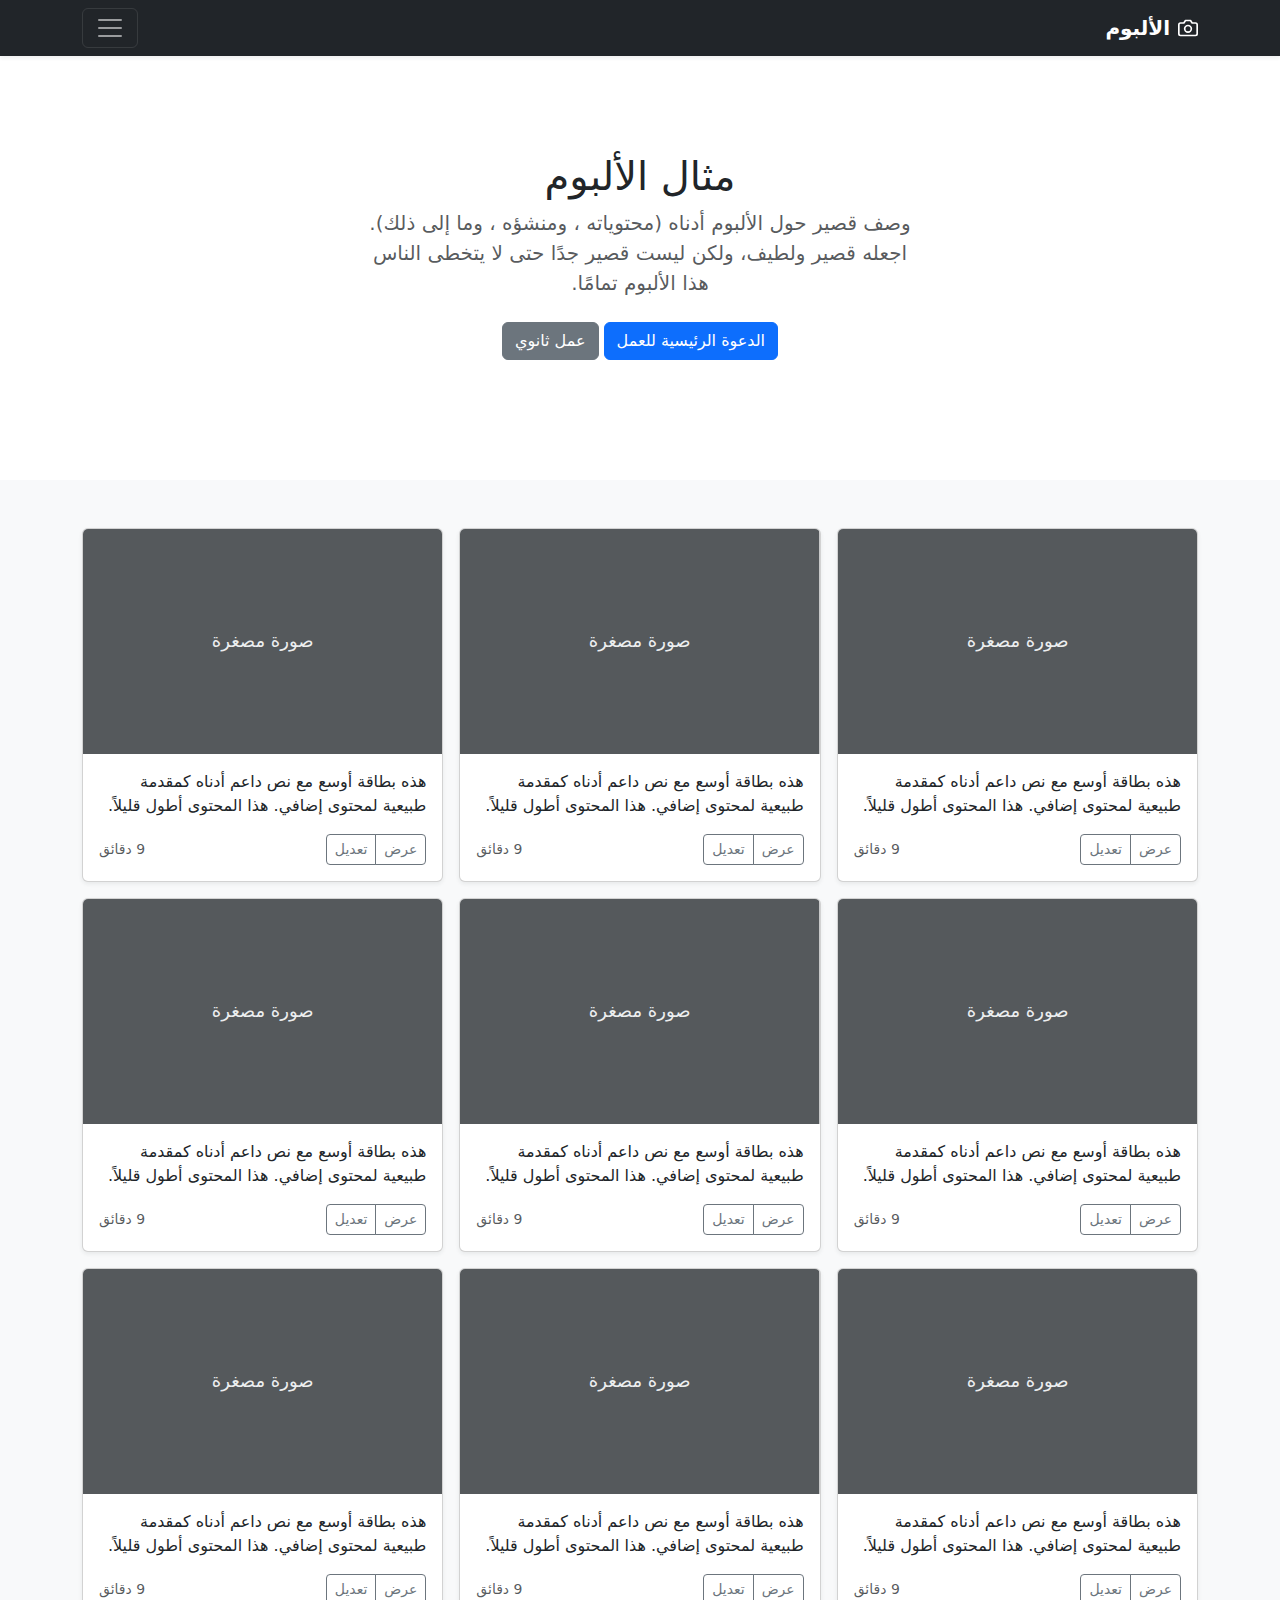
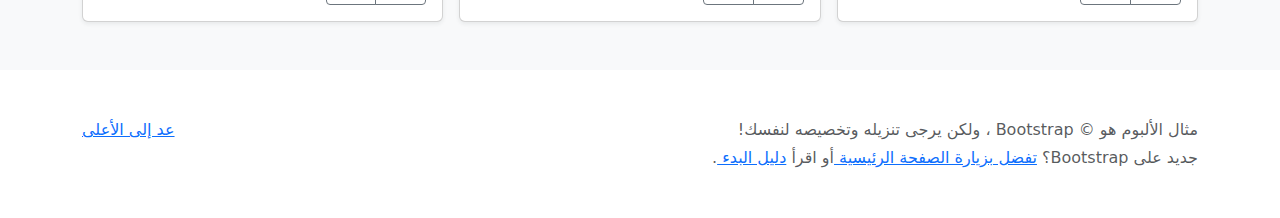
<file: bootstrap-5.3.0-alpha1-examples/album-rtl/index.html>
<!doctype html>
<html lang="ar" dir="rtl">
  <head>
    <meta charset="utf-8">
    <meta name="viewport" content="width=device-width, initial-scale=1">
    <meta name="description" content="">
    <meta name="author" content="Mark Otto, Jacob Thornton, and Bootstrap contributors">
    <meta name="generator" content="Hugo 0.108.0">
    <title>مثال الألبوم · Bootstrap v5.3</title>

    <link rel="canonical" href="https://getbootstrap.com/docs/5.3/examples/album-rtl/">

    

    

<link href="../assets/dist/css/bootstrap.rtl.min.css" rel="stylesheet">

    <style>
      .bd-placeholder-img {
        font-size: 1.125rem;
        text-anchor: middle;
        -webkit-user-select: none;
        -moz-user-select: none;
        user-select: none;
      }

      @media (min-width: 768px) {
        .bd-placeholder-img-lg {
          font-size: 3.5rem;
        }
      }

      .b-example-divider {
        height: 3rem;
        background-color: rgba(0, 0, 0, .1);
        border: solid rgba(0, 0, 0, .15);
        border-width: 1px 0;
        box-shadow: inset 0 .5em 1.5em rgba(0, 0, 0, .1), inset 0 .125em .5em rgba(0, 0, 0, .15);
      }

      .b-example-vr {
        flex-shrink: 0;
        width: 1.5rem;
        height: 100vh;
      }

      .bi {
        vertical-align: -.125em;
        fill: currentColor;
      }

      .nav-scroller {
        position: relative;
        z-index: 2;
        height: 2.75rem;
        overflow-y: hidden;
      }

      .nav-scroller .nav {
        display: flex;
        flex-wrap: nowrap;
        padding-bottom: 1rem;
        margin-top: -1px;
        overflow-x: auto;
        text-align: center;
        white-space: nowrap;
        -webkit-overflow-scrolling: touch;
      }
    </style>

    
  </head>
  <body>
    
<header>
  <div class="collapse bg-dark" id="navbarHeader">
    <div class="container">
      <div class="row">
        <div class="col-sm-8 col-md-7 py-4">
          <h4 class="text-white">حول</h4>
          <p class="text-muted">أضف بعض المعلومات حول الألبوم، المؤلف، أو أي سياق خلفية آخر. اجعلها بضع جمل حتى يتمكن الزوار من التقاط بعض التلميحات المفيدة. ثم اربطها ببعض مواقع التواصل الاجتماعي أو معلومات الاتصال.</p>
        </div>
        <div class="col-sm-4 offset-md-1 py-4">
          <h4 class="text-white">تواصل معي</h4>
          <ul class="list-unstyled">
            <li><a href="#" class="text-white">تابعني على تويتر</a></li>
            <li><a href="#" class="text-white">شاركني الإعجاب في فيسبوك</a></li>
            <li><a href="#" class="text-white">راسلني على البريد الإلكتروني</a></li>
          </ul>
        </div>
      </div>
    </div>
  </div>
  <div class="navbar navbar-dark bg-dark shadow-sm">
    <div class="container">
      <a href="#" class="navbar-brand d-flex align-items-center">
        <svg xmlns="http://www.w3.org/2000/svg" width="20" height="20" fill="none" stroke="currentColor" stroke-linecap="round" stroke-linejoin="round" stroke-width="2" aria-hidden="true" class="me-2" viewBox="0 0 24 24"><path d="M23 19a2 2 0 0 1-2 2H3a2 2 0 0 1-2-2V8a2 2 0 0 1 2-2h4l2-3h6l2 3h4a2 2 0 0 1 2 2z"/><circle cx="12" cy="13" r="4"/></svg>
        <strong>الألبوم</strong>
      </a>
      <button class="navbar-toggler" type="button" data-bs-toggle="collapse" data-bs-target="#navbarHeader" aria-controls="navbarHeader" aria-expanded="false" aria-label="تبديل التنقل">
        <span class="navbar-toggler-icon"></span>
      </button>
    </div>
  </div>
</header>

<main>

  <section class="py-5 text-center container">
    <div class="row py-lg-5">
      <div class="col-lg-6 col-md-8 mx-auto">
        <h1 class="fw-light">مثال الألبوم</h1>
        <p class="lead text-muted">وصف قصير حول الألبوم أدناه (محتوياته ، ومنشؤه ، وما إلى ذلك). اجعله قصير ولطيف، ولكن ليست قصير جدًا حتى لا يتخطى الناس هذا الألبوم تمامًا.</p>
        <p>
          <a href="#" class="btn btn-primary my-2">الدعوة الرئيسية للعمل</a>
          <a href="#" class="btn btn-secondary my-2">عمل ثانوي</a>
        </p>
      </div>
    </div>
  </section>

  <div class="album py-5 bg-light">
    <div class="container">

      <div class="row row-cols-1 row-cols-sm-2 row-cols-md-3 g-3">
        <div class="col">
          <div class="card shadow-sm">
            <svg class="bd-placeholder-img card-img-top" width="100%" height="225" xmlns="http://www.w3.org/2000/svg" role="img" aria-label="Placeholder: صورة مصغرة" preserveAspectRatio="xMidYMid slice" focusable="false"><title>Placeholder</title><rect width="100%" height="100%" fill="#55595c"/><text x="50%" y="50%" fill="#eceeef" dy=".3em">صورة مصغرة</text></svg>
            <div class="card-body">
              <p class="card-text">هذه بطاقة أوسع مع نص داعم أدناه كمقدمة طبيعية لمحتوى إضافي. هذا المحتوى أطول قليلاً.</p>
              <div class="d-flex justify-content-between align-items-center">
                <div class="btn-group">
                  <button type="button" class="btn btn-sm btn-outline-secondary">عرض</button>
                  <button type="button" class="btn btn-sm btn-outline-secondary">تعديل</button>
                </div>
                <small class="text-muted">9 دقائق</small>
              </div>
            </div>
          </div>
        </div>
        <div class="col">
          <div class="card shadow-sm">
            <svg class="bd-placeholder-img card-img-top" width="100%" height="225" xmlns="http://www.w3.org/2000/svg" role="img" aria-label="Placeholder: صورة مصغرة" preserveAspectRatio="xMidYMid slice" focusable="false"><title>Placeholder</title><rect width="100%" height="100%" fill="#55595c"/><text x="50%" y="50%" fill="#eceeef" dy=".3em">صورة مصغرة</text></svg>
            <div class="card-body">
              <p class="card-text">هذه بطاقة أوسع مع نص داعم أدناه كمقدمة طبيعية لمحتوى إضافي. هذا المحتوى أطول قليلاً.</p>
              <div class="d-flex justify-content-between align-items-center">
                <div class="btn-group">
                  <button type="button" class="btn btn-sm btn-outline-secondary">عرض</button>
                  <button type="button" class="btn btn-sm btn-outline-secondary">تعديل</button>
                </div>
                <small class="text-muted">9 دقائق</small>
              </div>
            </div>
          </div>
        </div>
        <div class="col">
          <div class="card shadow-sm">
            <svg class="bd-placeholder-img card-img-top" width="100%" height="225" xmlns="http://www.w3.org/2000/svg" role="img" aria-label="Placeholder: صورة مصغرة" preserveAspectRatio="xMidYMid slice" focusable="false"><title>Placeholder</title><rect width="100%" height="100%" fill="#55595c"/><text x="50%" y="50%" fill="#eceeef" dy=".3em">صورة مصغرة</text></svg>
            <div class="card-body">
              <p class="card-text">هذه بطاقة أوسع مع نص داعم أدناه كمقدمة طبيعية لمحتوى إضافي. هذا المحتوى أطول قليلاً.</p>
              <div class="d-flex justify-content-between align-items-center">
                <div class="btn-group">
                  <button type="button" class="btn btn-sm btn-outline-secondary">عرض</button>
                  <button type="button" class="btn btn-sm btn-outline-secondary">تعديل</button>
                </div>
                <small class="text-muted">9 دقائق</small>
              </div>
            </div>
          </div>
        </div>

        <div class="col">
          <div class="card shadow-sm">
            <svg class="bd-placeholder-img card-img-top" width="100%" height="225" xmlns="http://www.w3.org/2000/svg" role="img" aria-label="Placeholder: صورة مصغرة" preserveAspectRatio="xMidYMid slice" focusable="false"><title>Placeholder</title><rect width="100%" height="100%" fill="#55595c"/><text x="50%" y="50%" fill="#eceeef" dy=".3em">صورة مصغرة</text></svg>
            <div class="card-body">
              <p class="card-text">هذه بطاقة أوسع مع نص داعم أدناه كمقدمة طبيعية لمحتوى إضافي. هذا المحتوى أطول قليلاً.</p>
              <div class="d-flex justify-content-between align-items-center">
                <div class="btn-group">
                  <button type="button" class="btn btn-sm btn-outline-secondary">عرض</button>
                  <button type="button" class="btn btn-sm btn-outline-secondary">تعديل</button>
                </div>
                <small class="text-muted">9 دقائق</small>
              </div>
            </div>
          </div>
        </div>
        <div class="col">
          <div class="card shadow-sm">
            <svg class="bd-placeholder-img card-img-top" width="100%" height="225" xmlns="http://www.w3.org/2000/svg" role="img" aria-label="Placeholder: صورة مصغرة" preserveAspectRatio="xMidYMid slice" focusable="false"><title>Placeholder</title><rect width="100%" height="100%" fill="#55595c"/><text x="50%" y="50%" fill="#eceeef" dy=".3em">صورة مصغرة</text></svg>
            <div class="card-body">
              <p class="card-text">هذه بطاقة أوسع مع نص داعم أدناه كمقدمة طبيعية لمحتوى إضافي. هذا المحتوى أطول قليلاً.</p>
              <div class="d-flex justify-content-between align-items-center">
                <div class="btn-group">
                  <button type="button" class="btn btn-sm btn-outline-secondary">عرض</button>
                  <button type="button" class="btn btn-sm btn-outline-secondary">تعديل</button>
                </div>
                <small class="text-muted">9 دقائق</small>
              </div>
            </div>
          </div>
        </div>
        <div class="col">
          <div class="card shadow-sm">
            <svg class="bd-placeholder-img card-img-top" width="100%" height="225" xmlns="http://www.w3.org/2000/svg" role="img" aria-label="Placeholder: صورة مصغرة" preserveAspectRatio="xMidYMid slice" focusable="false"><title>Placeholder</title><rect width="100%" height="100%" fill="#55595c"/><text x="50%" y="50%" fill="#eceeef" dy=".3em">صورة مصغرة</text></svg>
            <div class="card-body">
              <p class="card-text">هذه بطاقة أوسع مع نص داعم أدناه كمقدمة طبيعية لمحتوى إضافي. هذا المحتوى أطول قليلاً.</p>
              <div class="d-flex justify-content-between align-items-center">
                <div class="btn-group">
                  <button type="button" class="btn btn-sm btn-outline-secondary">عرض</button>
                  <button type="button" class="btn btn-sm btn-outline-secondary">تعديل</button>
                </div>
                <small class="text-muted">9 دقائق</small>
              </div>
            </div>
          </div>
        </div>

        <div class="col">
          <div class="card shadow-sm">
            <svg class="bd-placeholder-img card-img-top" width="100%" height="225" xmlns="http://www.w3.org/2000/svg" role="img" aria-label="Placeholder: صورة مصغرة" preserveAspectRatio="xMidYMid slice" focusable="false"><title>Placeholder</title><rect width="100%" height="100%" fill="#55595c"/><text x="50%" y="50%" fill="#eceeef" dy=".3em">صورة مصغرة</text></svg>
            <div class="card-body">
              <p class="card-text">هذه بطاقة أوسع مع نص داعم أدناه كمقدمة طبيعية لمحتوى إضافي. هذا المحتوى أطول قليلاً.</p>
              <div class="d-flex justify-content-between align-items-center">
                <div class="btn-group">
                  <button type="button" class="btn btn-sm btn-outline-secondary">عرض</button>
                  <button type="button" class="btn btn-sm btn-outline-secondary">تعديل</button>
                </div>
                <small class="text-muted">9 دقائق</small>
              </div>
            </div>
          </div>
        </div>
        <div class="col">
          <div class="card shadow-sm">
            <svg class="bd-placeholder-img card-img-top" width="100%" height="225" xmlns="http://www.w3.org/2000/svg" role="img" aria-label="Placeholder: صورة مصغرة" preserveAspectRatio="xMidYMid slice" focusable="false"><title>Placeholder</title><rect width="100%" height="100%" fill="#55595c"/><text x="50%" y="50%" fill="#eceeef" dy=".3em">صورة مصغرة</text></svg>
            <div class="card-body">
              <p class="card-text">هذه بطاقة أوسع مع نص داعم أدناه كمقدمة طبيعية لمحتوى إضافي. هذا المحتوى أطول قليلاً.</p>
              <div class="d-flex justify-content-between align-items-center">
                <div class="btn-group">
                  <button type="button" class="btn btn-sm btn-outline-secondary">عرض</button>
                  <button type="button" class="btn btn-sm btn-outline-secondary">تعديل</button>
                </div>
                <small class="text-muted">9 دقائق</small>
              </div>
            </div>
          </div>
        </div>
        <div class="col">
          <div class="card shadow-sm">
            <svg class="bd-placeholder-img card-img-top" width="100%" height="225" xmlns="http://www.w3.org/2000/svg" role="img" aria-label="Placeholder: صورة مصغرة" preserveAspectRatio="xMidYMid slice" focusable="false"><title>Placeholder</title><rect width="100%" height="100%" fill="#55595c"/><text x="50%" y="50%" fill="#eceeef" dy=".3em">صورة مصغرة</text></svg>
            <div class="card-body">
              <p class="card-text">هذه بطاقة أوسع مع نص داعم أدناه كمقدمة طبيعية لمحتوى إضافي. هذا المحتوى أطول قليلاً.</p>
              <div class="d-flex justify-content-between align-items-center">
                <div class="btn-group">
                  <button type="button" class="btn btn-sm btn-outline-secondary">عرض</button>
                  <button type="button" class="btn btn-sm btn-outline-secondary">تعديل</button>
                </div>
                <small class="text-muted">9 دقائق</small>
              </div>
            </div>
          </div>
        </div>
      </div>
    </div>
  </div>

</main>

<footer class="text-muted py-5">
  <div class="container">
    <p class="float-end mb-1">
      <a href="#">عد إلى الأعلى</a>
    </p>
    <p class="mb-1">مثال الألبوم هو © Bootstrap ، ولكن يرجى تنزيله وتخصيصه لنفسك!</p>
    <p class="mb-0">جديد على Bootstrap؟ <a href="/"> تفضل بزيارة الصفحة الرئيسية </a> أو اقرأ <a href="../getting-started/introduction/ "> دليل البدء </a>.</p>
  </div>
</footer>


    <script src="../assets/dist/js/bootstrap.bundle.min.js"></script>

      
  </body>
</html>
</file>
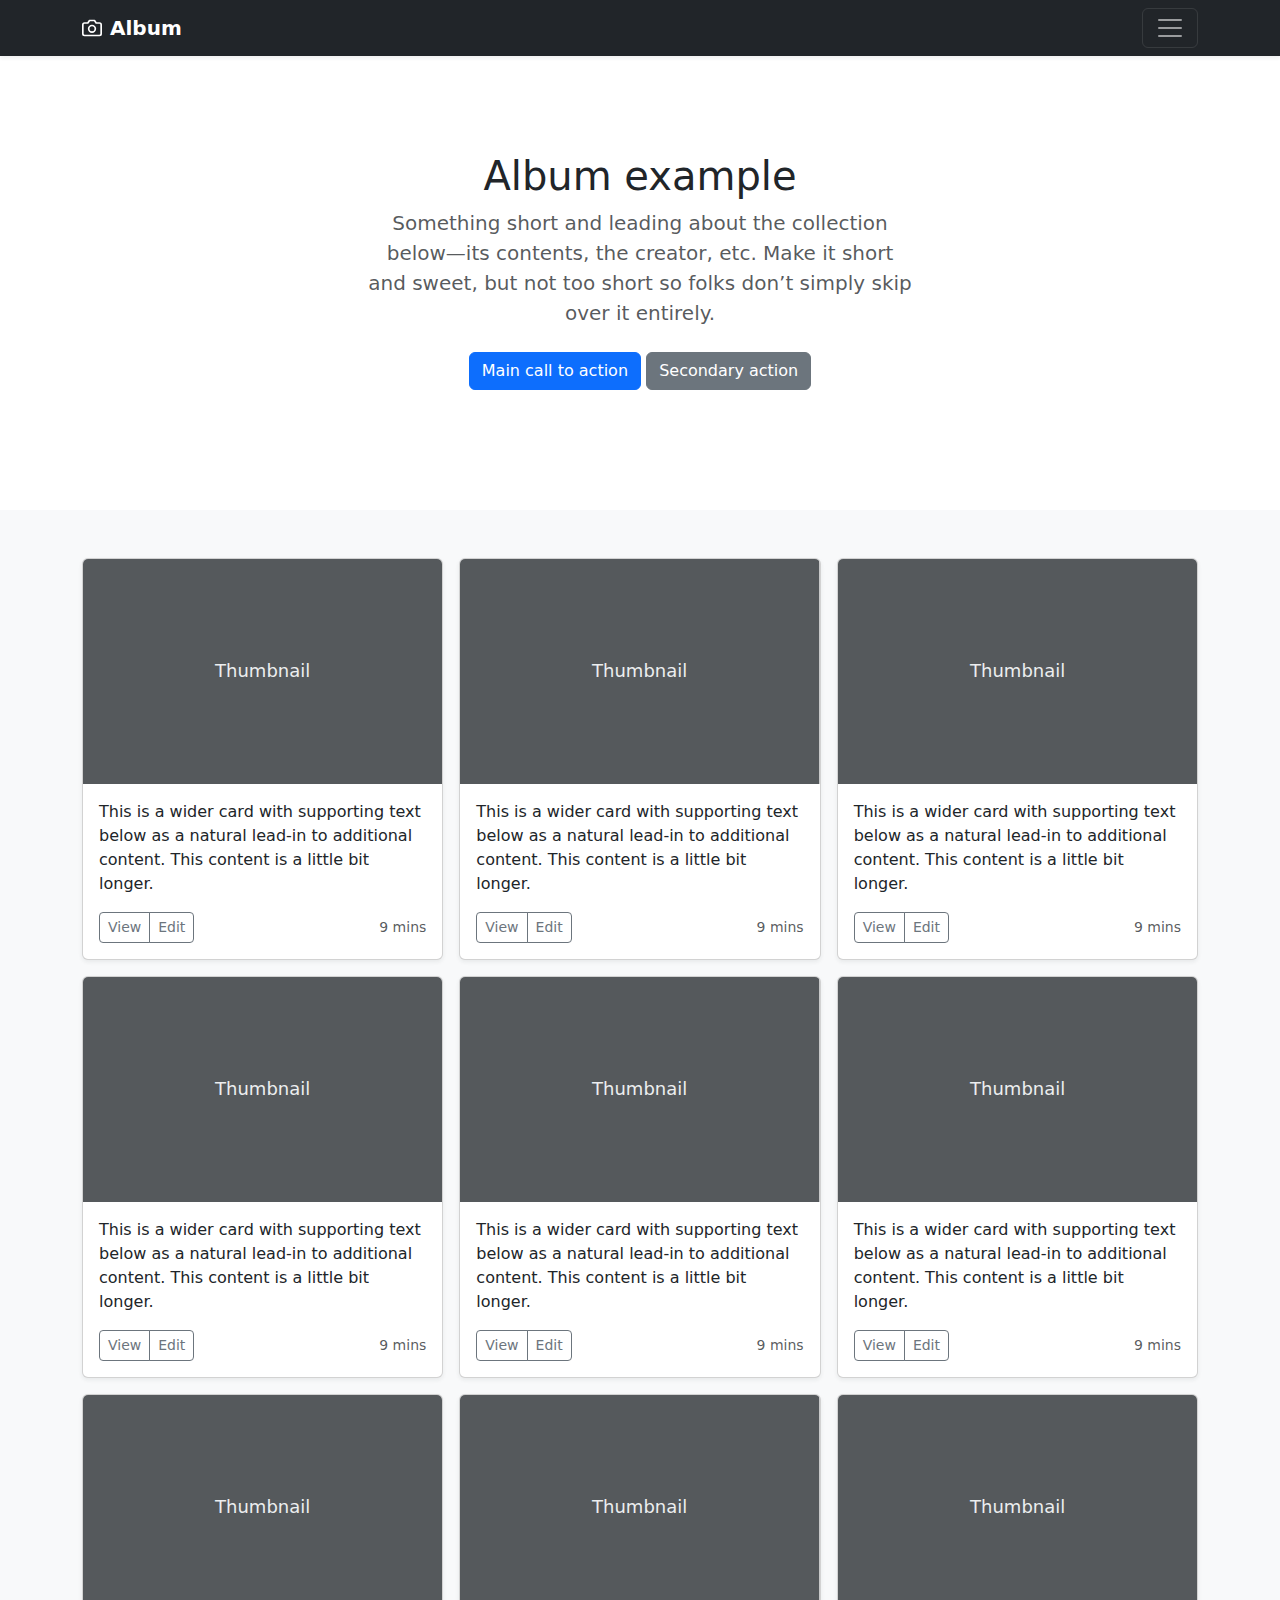
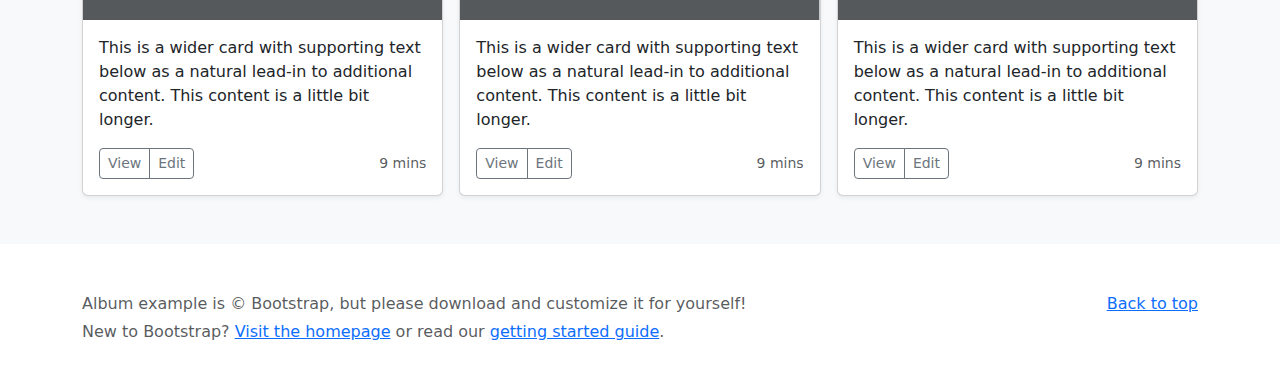
<file: bootstrap-5.3.0-alpha1-examples/album/index.html>
<!doctype html>
<html lang="en">
  <head>
    <meta charset="utf-8">
    <meta name="viewport" content="width=device-width, initial-scale=1">
    <meta name="description" content="">
    <meta name="author" content="Mark Otto, Jacob Thornton, and Bootstrap contributors">
    <meta name="generator" content="Hugo 0.108.0">
    <title>Album example · Bootstrap v5.3</title>

    <link rel="canonical" href="https://getbootstrap.com/docs/5.3/examples/album/">

    

    

<link href="../assets/dist/css/bootstrap.min.css" rel="stylesheet">

    <style>
      .bd-placeholder-img {
        font-size: 1.125rem;
        text-anchor: middle;
        -webkit-user-select: none;
        -moz-user-select: none;
        user-select: none;
      }

      @media (min-width: 768px) {
        .bd-placeholder-img-lg {
          font-size: 3.5rem;
        }
      }

      .b-example-divider {
        height: 3rem;
        background-color: rgba(0, 0, 0, .1);
        border: solid rgba(0, 0, 0, .15);
        border-width: 1px 0;
        box-shadow: inset 0 .5em 1.5em rgba(0, 0, 0, .1), inset 0 .125em .5em rgba(0, 0, 0, .15);
      }

      .b-example-vr {
        flex-shrink: 0;
        width: 1.5rem;
        height: 100vh;
      }

      .bi {
        vertical-align: -.125em;
        fill: currentColor;
      }

      .nav-scroller {
        position: relative;
        z-index: 2;
        height: 2.75rem;
        overflow-y: hidden;
      }

      .nav-scroller .nav {
        display: flex;
        flex-wrap: nowrap;
        padding-bottom: 1rem;
        margin-top: -1px;
        overflow-x: auto;
        text-align: center;
        white-space: nowrap;
        -webkit-overflow-scrolling: touch;
      }
    </style>

    
  </head>
  <body>
    
<header>
  <div class="collapse bg-dark" id="navbarHeader">
    <div class="container">
      <div class="row">
        <div class="col-sm-8 col-md-7 py-4">
          <h4 class="text-white">About</h4>
          <p class="text-muted">Add some information about the album below, the author, or any other background context. Make it a few sentences long so folks can pick up some informative tidbits. Then, link them off to some social networking sites or contact information.</p>
        </div>
        <div class="col-sm-4 offset-md-1 py-4">
          <h4 class="text-white">Contact</h4>
          <ul class="list-unstyled">
            <li><a href="#" class="text-white">Follow on Twitter</a></li>
            <li><a href="#" class="text-white">Like on Facebook</a></li>
            <li><a href="#" class="text-white">Email me</a></li>
          </ul>
        </div>
      </div>
    </div>
  </div>
  <div class="navbar navbar-dark bg-dark shadow-sm">
    <div class="container">
      <a href="#" class="navbar-brand d-flex align-items-center">
        <svg xmlns="http://www.w3.org/2000/svg" width="20" height="20" fill="none" stroke="currentColor" stroke-linecap="round" stroke-linejoin="round" stroke-width="2" aria-hidden="true" class="me-2" viewBox="0 0 24 24"><path d="M23 19a2 2 0 0 1-2 2H3a2 2 0 0 1-2-2V8a2 2 0 0 1 2-2h4l2-3h6l2 3h4a2 2 0 0 1 2 2z"/><circle cx="12" cy="13" r="4"/></svg>
        <strong>Album</strong>
      </a>
      <button class="navbar-toggler" type="button" data-bs-toggle="collapse" data-bs-target="#navbarHeader" aria-controls="navbarHeader" aria-expanded="false" aria-label="Toggle navigation">
        <span class="navbar-toggler-icon"></span>
      </button>
    </div>
  </div>
</header>

<main>

  <section class="py-5 text-center container">
    <div class="row py-lg-5">
      <div class="col-lg-6 col-md-8 mx-auto">
        <h1 class="fw-light">Album example</h1>
        <p class="lead text-muted">Something short and leading about the collection below—its contents, the creator, etc. Make it short and sweet, but not too short so folks don’t simply skip over it entirely.</p>
        <p>
          <a href="#" class="btn btn-primary my-2">Main call to action</a>
          <a href="#" class="btn btn-secondary my-2">Secondary action</a>
        </p>
      </div>
    </div>
  </section>

  <div class="album py-5 bg-light">
    <div class="container">

      <div class="row row-cols-1 row-cols-sm-2 row-cols-md-3 g-3">
        <div class="col">
          <div class="card shadow-sm">
            <svg class="bd-placeholder-img card-img-top" width="100%" height="225" xmlns="http://www.w3.org/2000/svg" role="img" aria-label="Placeholder: Thumbnail" preserveAspectRatio="xMidYMid slice" focusable="false"><title>Placeholder</title><rect width="100%" height="100%" fill="#55595c"/><text x="50%" y="50%" fill="#eceeef" dy=".3em">Thumbnail</text></svg>
            <div class="card-body">
              <p class="card-text">This is a wider card with supporting text below as a natural lead-in to additional content. This content is a little bit longer.</p>
              <div class="d-flex justify-content-between align-items-center">
                <div class="btn-group">
                  <button type="button" class="btn btn-sm btn-outline-secondary">View</button>
                  <button type="button" class="btn btn-sm btn-outline-secondary">Edit</button>
                </div>
                <small class="text-muted">9 mins</small>
              </div>
            </div>
          </div>
        </div>
        <div class="col">
          <div class="card shadow-sm">
            <svg class="bd-placeholder-img card-img-top" width="100%" height="225" xmlns="http://www.w3.org/2000/svg" role="img" aria-label="Placeholder: Thumbnail" preserveAspectRatio="xMidYMid slice" focusable="false"><title>Placeholder</title><rect width="100%" height="100%" fill="#55595c"/><text x="50%" y="50%" fill="#eceeef" dy=".3em">Thumbnail</text></svg>
            <div class="card-body">
              <p class="card-text">This is a wider card with supporting text below as a natural lead-in to additional content. This content is a little bit longer.</p>
              <div class="d-flex justify-content-between align-items-center">
                <div class="btn-group">
                  <button type="button" class="btn btn-sm btn-outline-secondary">View</button>
                  <button type="button" class="btn btn-sm btn-outline-secondary">Edit</button>
                </div>
                <small class="text-muted">9 mins</small>
              </div>
            </div>
          </div>
        </div>
        <div class="col">
          <div class="card shadow-sm">
            <svg class="bd-placeholder-img card-img-top" width="100%" height="225" xmlns="http://www.w3.org/2000/svg" role="img" aria-label="Placeholder: Thumbnail" preserveAspectRatio="xMidYMid slice" focusable="false"><title>Placeholder</title><rect width="100%" height="100%" fill="#55595c"/><text x="50%" y="50%" fill="#eceeef" dy=".3em">Thumbnail</text></svg>
            <div class="card-body">
              <p class="card-text">This is a wider card with supporting text below as a natural lead-in to additional content. This content is a little bit longer.</p>
              <div class="d-flex justify-content-between align-items-center">
                <div class="btn-group">
                  <button type="button" class="btn btn-sm btn-outline-secondary">View</button>
                  <button type="button" class="btn btn-sm btn-outline-secondary">Edit</button>
                </div>
                <small class="text-muted">9 mins</small>
              </div>
            </div>
          </div>
        </div>

        <div class="col">
          <div class="card shadow-sm">
            <svg class="bd-placeholder-img card-img-top" width="100%" height="225" xmlns="http://www.w3.org/2000/svg" role="img" aria-label="Placeholder: Thumbnail" preserveAspectRatio="xMidYMid slice" focusable="false"><title>Placeholder</title><rect width="100%" height="100%" fill="#55595c"/><text x="50%" y="50%" fill="#eceeef" dy=".3em">Thumbnail</text></svg>
            <div class="card-body">
              <p class="card-text">This is a wider card with supporting text below as a natural lead-in to additional content. This content is a little bit longer.</p>
              <div class="d-flex justify-content-between align-items-center">
                <div class="btn-group">
                  <button type="button" class="btn btn-sm btn-outline-secondary">View</button>
                  <button type="button" class="btn btn-sm btn-outline-secondary">Edit</button>
                </div>
                <small class="text-muted">9 mins</small>
              </div>
            </div>
          </div>
        </div>
        <div class="col">
          <div class="card shadow-sm">
            <svg class="bd-placeholder-img card-img-top" width="100%" height="225" xmlns="http://www.w3.org/2000/svg" role="img" aria-label="Placeholder: Thumbnail" preserveAspectRatio="xMidYMid slice" focusable="false"><title>Placeholder</title><rect width="100%" height="100%" fill="#55595c"/><text x="50%" y="50%" fill="#eceeef" dy=".3em">Thumbnail</text></svg>
            <div class="card-body">
              <p class="card-text">This is a wider card with supporting text below as a natural lead-in to additional content. This content is a little bit longer.</p>
              <div class="d-flex justify-content-between align-items-center">
                <div class="btn-group">
                  <button type="button" class="btn btn-sm btn-outline-secondary">View</button>
                  <button type="button" class="btn btn-sm btn-outline-secondary">Edit</button>
                </div>
                <small class="text-muted">9 mins</small>
              </div>
            </div>
          </div>
        </div>
        <div class="col">
          <div class="card shadow-sm">
            <svg class="bd-placeholder-img card-img-top" width="100%" height="225" xmlns="http://www.w3.org/2000/svg" role="img" aria-label="Placeholder: Thumbnail" preserveAspectRatio="xMidYMid slice" focusable="false"><title>Placeholder</title><rect width="100%" height="100%" fill="#55595c"/><text x="50%" y="50%" fill="#eceeef" dy=".3em">Thumbnail</text></svg>
            <div class="card-body">
              <p class="card-text">This is a wider card with supporting text below as a natural lead-in to additional content. This content is a little bit longer.</p>
              <div class="d-flex justify-content-between align-items-center">
                <div class="btn-group">
                  <button type="button" class="btn btn-sm btn-outline-secondary">View</button>
                  <button type="button" class="btn btn-sm btn-outline-secondary">Edit</button>
                </div>
                <small class="text-muted">9 mins</small>
              </div>
            </div>
          </div>
        </div>

        <div class="col">
          <div class="card shadow-sm">
            <svg class="bd-placeholder-img card-img-top" width="100%" height="225" xmlns="http://www.w3.org/2000/svg" role="img" aria-label="Placeholder: Thumbnail" preserveAspectRatio="xMidYMid slice" focusable="false"><title>Placeholder</title><rect width="100%" height="100%" fill="#55595c"/><text x="50%" y="50%" fill="#eceeef" dy=".3em">Thumbnail</text></svg>
            <div class="card-body">
              <p class="card-text">This is a wider card with supporting text below as a natural lead-in to additional content. This content is a little bit longer.</p>
              <div class="d-flex justify-content-between align-items-center">
                <div class="btn-group">
                  <button type="button" class="btn btn-sm btn-outline-secondary">View</button>
                  <button type="button" class="btn btn-sm btn-outline-secondary">Edit</button>
                </div>
                <small class="text-muted">9 mins</small>
              </div>
            </div>
          </div>
        </div>
        <div class="col">
          <div class="card shadow-sm">
            <svg class="bd-placeholder-img card-img-top" width="100%" height="225" xmlns="http://www.w3.org/2000/svg" role="img" aria-label="Placeholder: Thumbnail" preserveAspectRatio="xMidYMid slice" focusable="false"><title>Placeholder</title><rect width="100%" height="100%" fill="#55595c"/><text x="50%" y="50%" fill="#eceeef" dy=".3em">Thumbnail</text></svg>
            <div class="card-body">
              <p class="card-text">This is a wider card with supporting text below as a natural lead-in to additional content. This content is a little bit longer.</p>
              <div class="d-flex justify-content-between align-items-center">
                <div class="btn-group">
                  <button type="button" class="btn btn-sm btn-outline-secondary">View</button>
                  <button type="button" class="btn btn-sm btn-outline-secondary">Edit</button>
                </div>
                <small class="text-muted">9 mins</small>
              </div>
            </div>
          </div>
        </div>
        <div class="col">
          <div class="card shadow-sm">
            <svg class="bd-placeholder-img card-img-top" width="100%" height="225" xmlns="http://www.w3.org/2000/svg" role="img" aria-label="Placeholder: Thumbnail" preserveAspectRatio="xMidYMid slice" focusable="false"><title>Placeholder</title><rect width="100%" height="100%" fill="#55595c"/><text x="50%" y="50%" fill="#eceeef" dy=".3em">Thumbnail</text></svg>
            <div class="card-body">
              <p class="card-text">This is a wider card with supporting text below as a natural lead-in to additional content. This content is a little bit longer.</p>
              <div class="d-flex justify-content-between align-items-center">
                <div class="btn-group">
                  <button type="button" class="btn btn-sm btn-outline-secondary">View</button>
                  <button type="button" class="btn btn-sm btn-outline-secondary">Edit</button>
                </div>
                <small class="text-muted">9 mins</small>
              </div>
            </div>
          </div>
        </div>
      </div>
    </div>
  </div>

</main>

<footer class="text-muted py-5">
  <div class="container">
    <p class="float-end mb-1">
      <a href="#">Back to top</a>
    </p>
    <p class="mb-1">Album example is &copy; Bootstrap, but please download and customize it for yourself!</p>
    <p class="mb-0">New to Bootstrap? <a href="/">Visit the homepage</a> or read our <a href="../getting-started/introduction/">getting started guide</a>.</p>
  </div>
</footer>


    <script src="../assets/dist/js/bootstrap.bundle.min.js"></script>

      
  </body>
</html>
</file>
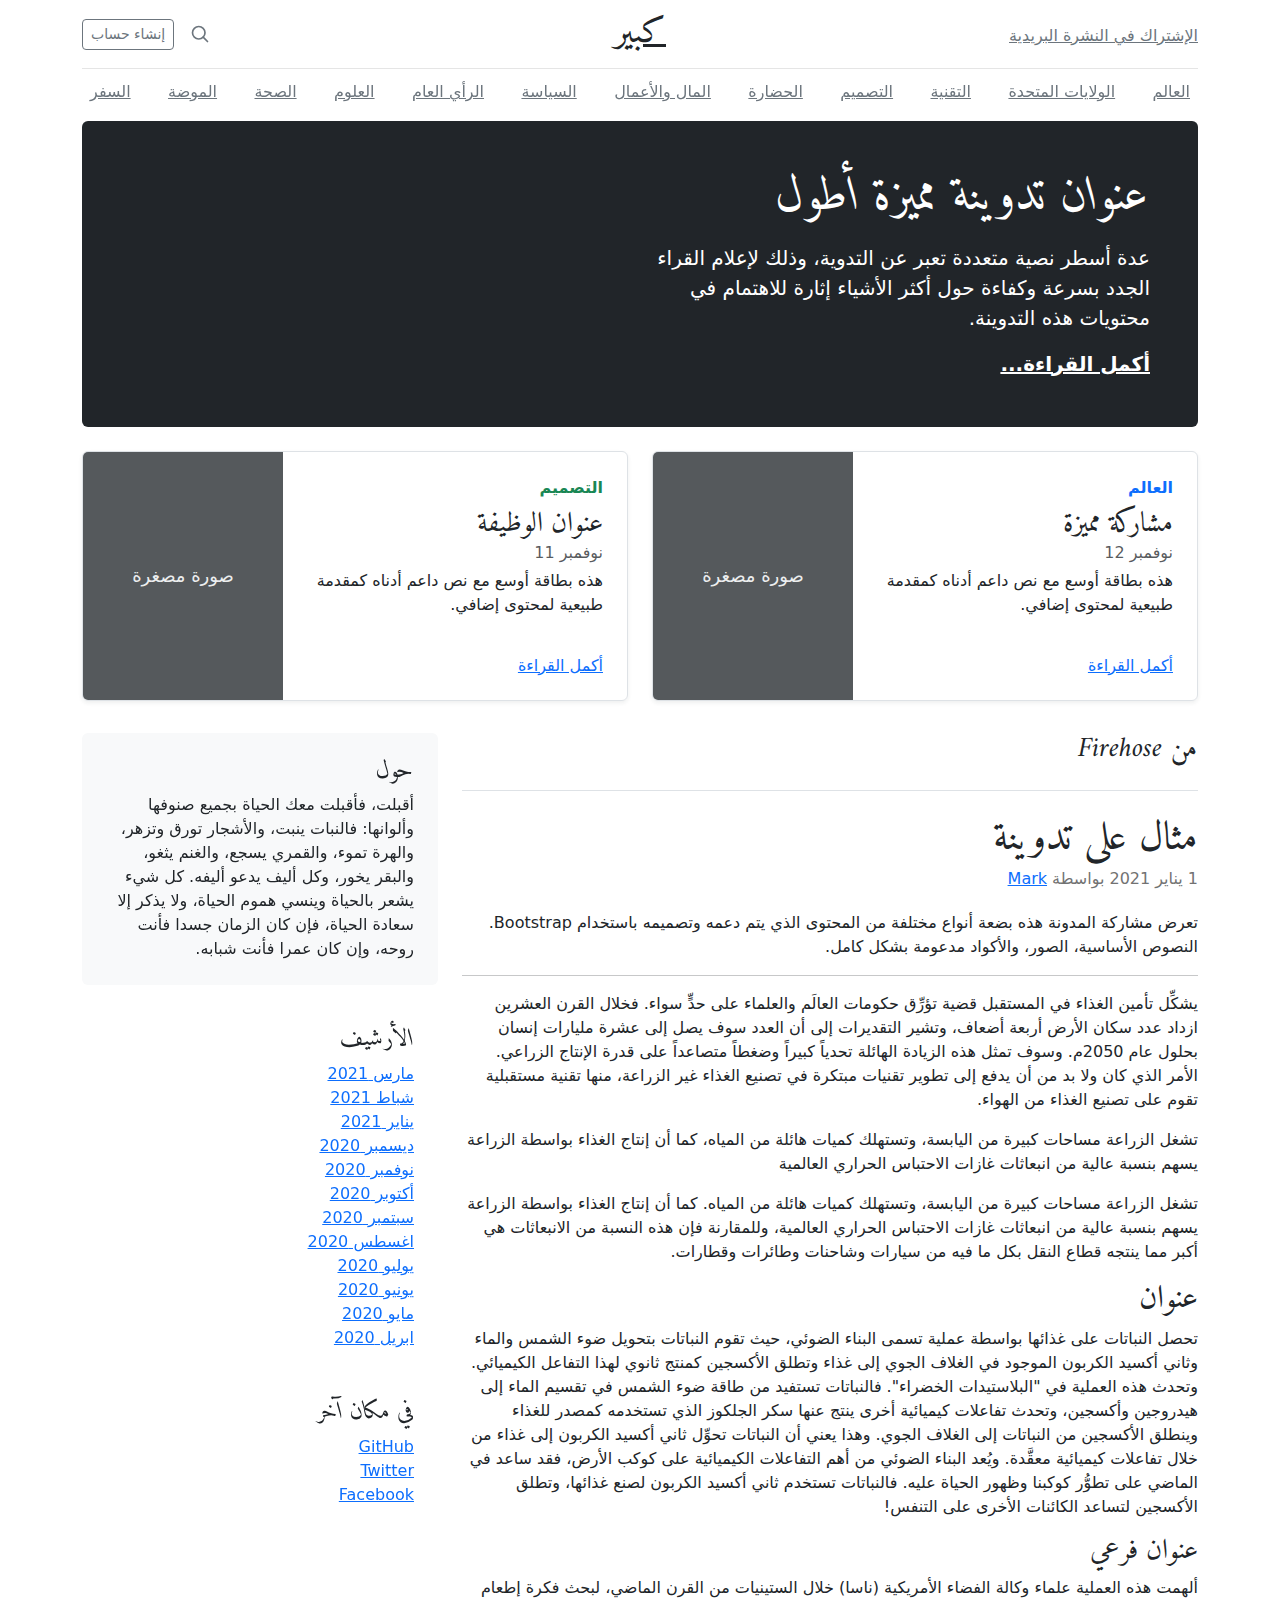
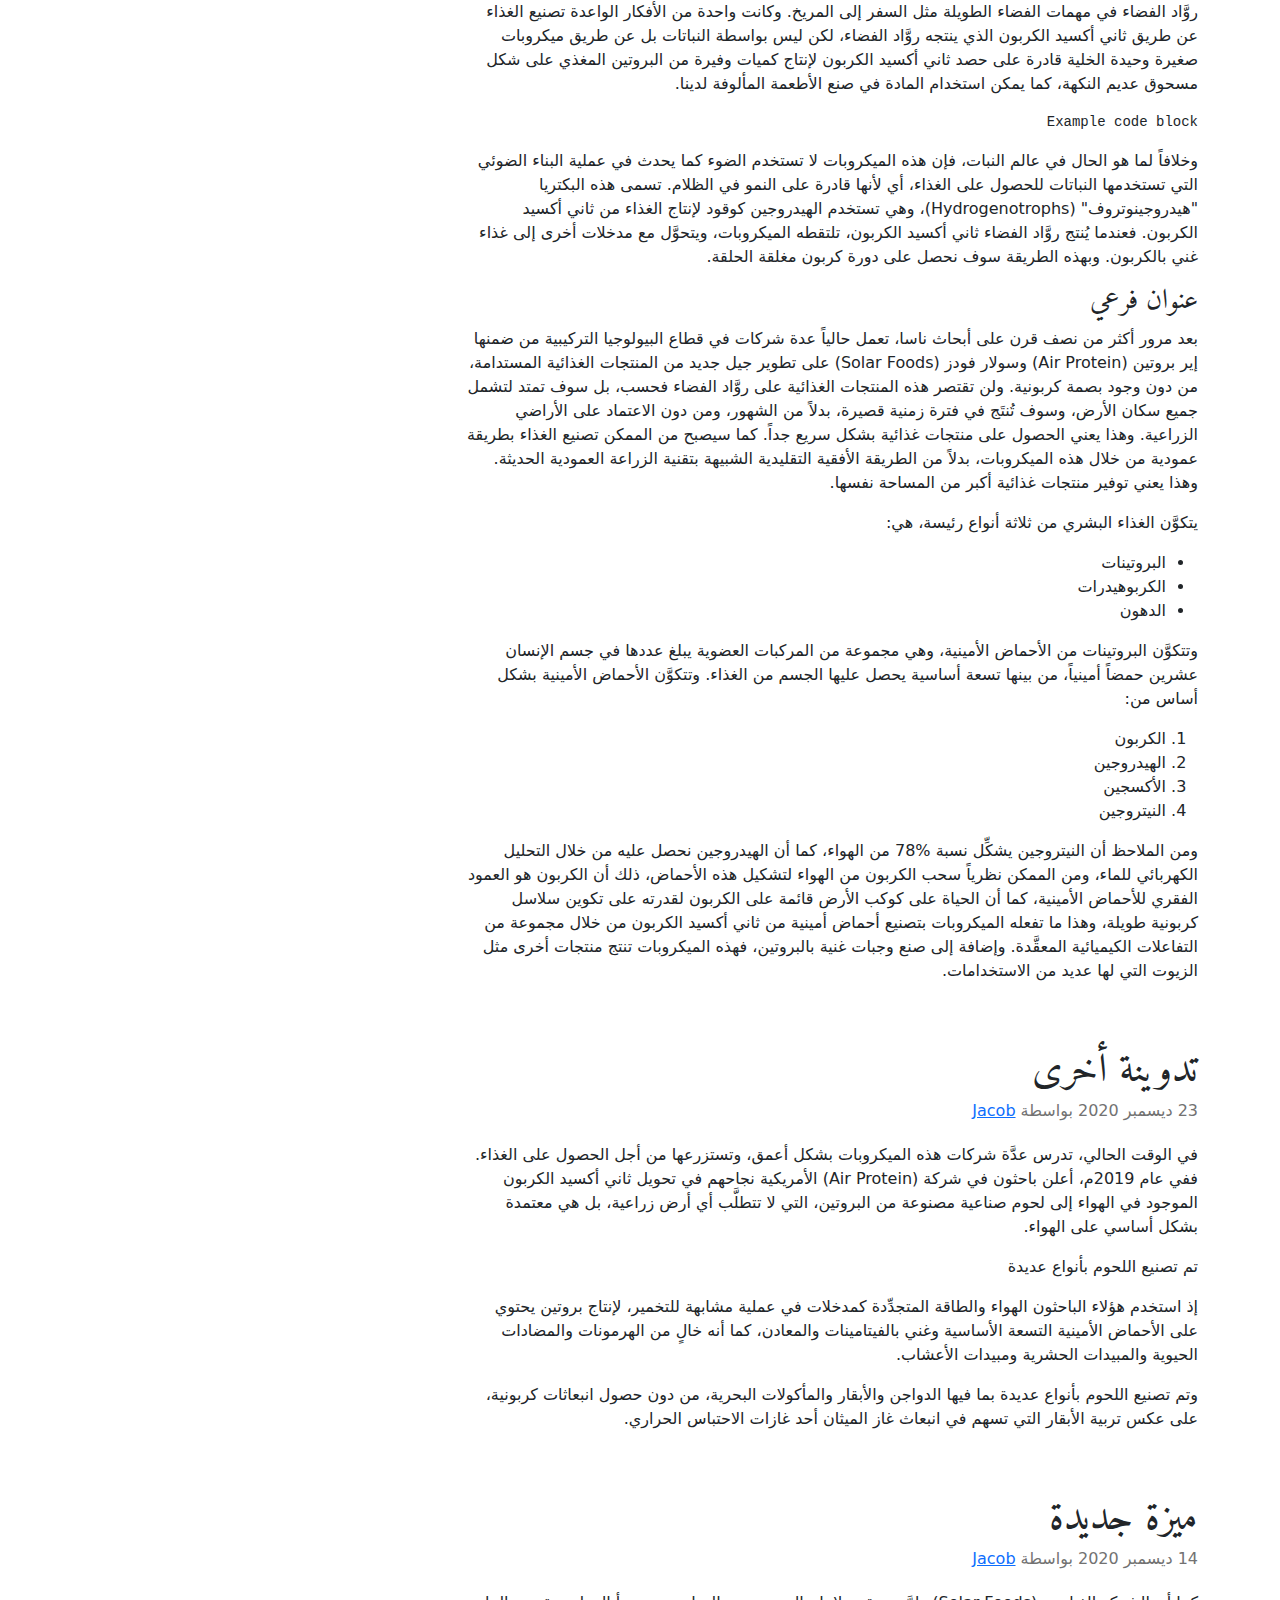
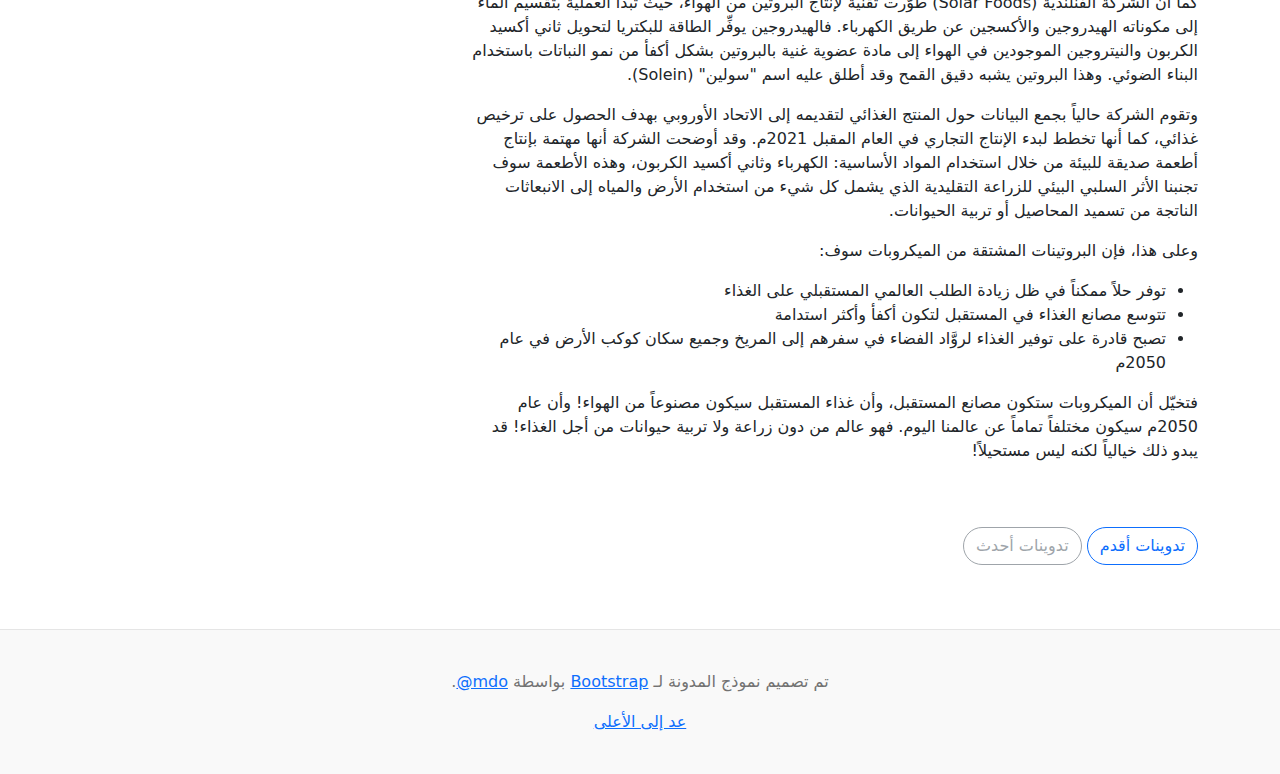
<file: bootstrap-5.3.0-alpha1-examples/blog-rtl/index.html>
<!doctype html>
<html lang="ar" dir="rtl">
  <head>
    <meta charset="utf-8">
    <meta name="viewport" content="width=device-width, initial-scale=1">
    <meta name="description" content="">
    <meta name="author" content="Mark Otto, Jacob Thornton, and Bootstrap contributors">
    <meta name="generator" content="Hugo 0.108.0">
    <title>قالب المدونة · Bootstrap v5.3</title>

    <link rel="canonical" href="https://getbootstrap.com/docs/5.3/examples/blog-rtl/">

    

    

<link href="../assets/dist/css/bootstrap.rtl.min.css" rel="stylesheet">

    <style>
      .bd-placeholder-img {
        font-size: 1.125rem;
        text-anchor: middle;
        -webkit-user-select: none;
        -moz-user-select: none;
        user-select: none;
      }

      @media (min-width: 768px) {
        .bd-placeholder-img-lg {
          font-size: 3.5rem;
        }
      }

      .b-example-divider {
        height: 3rem;
        background-color: rgba(0, 0, 0, .1);
        border: solid rgba(0, 0, 0, .15);
        border-width: 1px 0;
        box-shadow: inset 0 .5em 1.5em rgba(0, 0, 0, .1), inset 0 .125em .5em rgba(0, 0, 0, .15);
      }

      .b-example-vr {
        flex-shrink: 0;
        width: 1.5rem;
        height: 100vh;
      }

      .bi {
        vertical-align: -.125em;
        fill: currentColor;
      }

      .nav-scroller {
        position: relative;
        z-index: 2;
        height: 2.75rem;
        overflow-y: hidden;
      }

      .nav-scroller .nav {
        display: flex;
        flex-wrap: nowrap;
        padding-bottom: 1rem;
        margin-top: -1px;
        overflow-x: auto;
        text-align: center;
        white-space: nowrap;
        -webkit-overflow-scrolling: touch;
      }
    </style>

    
    <!-- Custom styles for this template -->
    <link href="https://fonts.googleapis.com/css?family=Amiri:wght@400;700&amp;display=swap" rel="stylesheet">
    <!-- Custom styles for this template -->
    <link href="../blog/blog.rtl.css" rel="stylesheet">
  </head>
  <body>
    
<div class="container">
  <header class="blog-header lh-1 py-3">
    <div class="row flex-nowrap justify-content-between align-items-center">
      <div class="col-4 pt-1">
        <a class="link-secondary" href="#">الإشتراك في النشرة البريدية</a>
      </div>
      <div class="col-4 text-center">
        <a class="blog-header-logo text-dark" href="#">كبير</a>
      </div>
      <div class="col-4 d-flex justify-content-end align-items-center">
        <a class="link-secondary" href="#" aria-label="بحث">
          <svg xmlns="http://www.w3.org/2000/svg" width="20" height="20" fill="none" stroke="currentColor" stroke-linecap="round" stroke-linejoin="round" stroke-width="2" class="mx-3" role="img" viewBox="0 0 24 24"><title>بحث</title><circle cx="10.5" cy="10.5" r="7.5"/><path d="M21 21l-5.2-5.2"/></svg>
        </a>
        <a class="btn btn-sm btn-outline-secondary" href="#">إنشاء حساب</a>
      </div>
    </div>
  </header>

  <div class="nav-scroller py-1 mb-2">
    <nav class="nav d-flex justify-content-between">
      <a class="p-2 link-secondary" href="#">العالم</a>
      <a class="p-2 link-secondary" href="#">الولايات المتحدة</a>
      <a class="p-2 link-secondary" href="#">التقنية</a>
      <a class="p-2 link-secondary" href="#">التصميم</a>
      <a class="p-2 link-secondary" href="#">الحضارة</a>
      <a class="p-2 link-secondary" href="#">المال والأعمال</a>
      <a class="p-2 link-secondary" href="#">السياسة</a>
      <a class="p-2 link-secondary" href="#">الرأي العام</a>
      <a class="p-2 link-secondary" href="#">العلوم</a>
      <a class="p-2 link-secondary" href="#">الصحة</a>
      <a class="p-2 link-secondary" href="#">الموضة</a>
      <a class="p-2 link-secondary" href="#">السفر</a>
    </nav>
  </div>
</div>

<main class="container">
  <div class="p-4 p-md-5 mb-4 rounded text-bg-dark">
    <div class="col-md-6 px-0">
      <h1 class="display-4 fst-italic">عنوان تدوينة مميزة أطول</h1>
      <p class="lead my-3">عدة أسطر نصية متعددة تعبر عن التدوية، وذلك لإعلام القراء الجدد بسرعة وكفاءة حول أكثر الأشياء إثارة للاهتمام في محتويات هذه التدوينة.</p>
      <p class="lead mb-0"><a href="#" class="text-white fw-bold">أكمل القراءة...</a></p>
    </div>
  </div>

  <div class="row mb-2">
    <div class="col-md-6">
      <div class="row g-0 border rounded overflow-hidden flex-md-row mb-4 shadow-sm h-md-250 position-relative">
        <div class="col p-4 d-flex flex-column position-static">
          <strong class="d-inline-block mb-2 text-primary">العالم</strong>
          <h3 class="mb-0">مشاركة مميزة</h3>
          <div class="mb-1 text-muted">نوفمبر 12</div>
          <p class="card-text mb-auto">هذه بطاقة أوسع مع نص داعم أدناه كمقدمة طبيعية لمحتوى إضافي.</p>
          <a href="#" class="stretched-link">أكمل القراءة</a>
        </div>
        <div class="col-auto d-none d-lg-block">
          <svg class="bd-placeholder-img" width="200" height="250" xmlns="http://www.w3.org/2000/svg" role="img" aria-label="Placeholder: صورة مصغرة" preserveAspectRatio="xMidYMid slice" focusable="false"><title>Placeholder</title><rect width="100%" height="100%" fill="#55595c"/><text x="50%" y="50%" fill="#eceeef" dy=".3em">صورة مصغرة</text></svg>
        </div>
      </div>
    </div>
    <div class="col-md-6">
      <div class="row g-0 border rounded overflow-hidden flex-md-row mb-4 shadow-sm h-md-250 position-relative">
        <div class="col p-4 d-flex flex-column position-static">
          <strong class="d-inline-block mb-2 text-success">التصميم</strong>
          <h3 class="mb-0">عنوان الوظيفة</h3>
          <div class="mb-1 text-muted">نوفمبر 11</div>
          <p class="mb-auto">هذه بطاقة أوسع مع نص داعم أدناه كمقدمة طبيعية لمحتوى إضافي.</p>
          <a href="#" class="stretched-link">أكمل القراءة</a>
        </div>
        <div class="col-auto d-none d-lg-block">
          <svg class="bd-placeholder-img" width="200" height="250" xmlns="http://www.w3.org/2000/svg" role="img" aria-label="Placeholder: صورة مصغرة" preserveAspectRatio="xMidYMid slice" focusable="false"><title>Placeholder</title><rect width="100%" height="100%" fill="#55595c"/><text x="50%" y="50%" fill="#eceeef" dy=".3em">صورة مصغرة</text></svg>
        </div>
      </div>
    </div>
  </div>

  <div class="row">
    <div class="col-md-8">
      <h3 class="pb-4 mb-4 fst-italic border-bottom">
        من Firehose
      </h3>

      <article class="blog-post">
        <h2 class="blog-post-title mb-1">مثال على تدوينة</h2>
        <p class="blog-post-meta">1 يناير 2021 بواسطة <a href="#"> Mark </a></p>

        <p>تعرض مشاركة المدونة هذه بضعة أنواع مختلفة من المحتوى الذي يتم دعمه وتصميمه باستخدام Bootstrap. النصوص الأساسية، الصور، والأكواد مدعومة بشكل كامل.</p>
        <hr>
        <p>يشكِّل تأمين الغذاء في المستقبل قضية تؤرِّق حكومات العالَم والعلماء على حدٍّ سواء. فخلال القرن العشرين ازداد عدد سكان الأرض أربعة أضعاف، وتشير التقديرات إلى أن العدد سوف يصل إلى عشرة مليارات إنسان بحلول عام 2050م. وسوف تمثل هذه الزيادة الهائلة تحدياً كبيراً وضغطاً متصاعداً على قدرة الإنتاج الزراعي. الأمر الذي كان ولا بد من أن يدفع إلى تطوير تقنيات مبتكرة في تصنيع الغذاء غير الزراعة، منها تقنية مستقبلية تقوم على تصنيع الغذاء من الهواء.</p>
        <blockquote>
          <p>تشغل الزراعة مساحات كبيرة من اليابسة، وتستهلك كميات هائلة من المياه، كما أن إنتاج الغذاء بواسطة الزراعة يسهم بنسبة عالية من انبعاثات غازات الاحتباس الحراري العالمية</p>
        </blockquote>
        <p>تشغل الزراعة مساحات كبيرة من اليابسة، وتستهلك كميات هائلة من المياه. كما أن إنتاج الغذاء بواسطة الزراعة يسهم بنسبة عالية من انبعاثات غازات الاحتباس الحراري العالمية، وللمقارنة فإن هذه النسبة من الانبعاثات هي أكبر مما ينتجه قطاع النقل بكل ما فيه من سيارات وشاحنات وطائرات وقطارات.</p>
        <h2>عنوان</h2>
        <p>تحصل النباتات على غذائها بواسطة عملية تسمى البناء الضوئي، حيث تقوم النباتات بتحويل ضوء الشمس والماء وثاني أكسيد الكربون الموجود في الغلاف الجوي إلى غذاء وتطلق الأكسجين كمنتج ثانوي لهذا التفاعل الكيميائي. وتحدث هذه العملية في "البلاستيدات الخضراء". فالنباتات تستفيد من طاقة ضوء الشمس في تقسيم الماء إلى هيدروجين وأكسجين، وتحدث تفاعلات كيميائية أخرى ينتج عنها سكر الجلكوز الذي تستخدمه كمصدر للغذاء وينطلق الأكسجين من النباتات إلى الغلاف الجوي. وهذا يعني أن النباتات تحوِّل ثاني أكسيد الكربون إلى غذاء من خلال تفاعلات كيميائية معقَّدة. ويُعد البناء الضوئي من أهم التفاعلات الكيميائية على كوكب الأرض، فقد ساعد في الماضي على تطوُّر كوكبنا وظهور الحياة عليه. فالنباتات تستخدم ثاني أكسيد الكربون لصنع غذائها، وتطلق الأكسجين لتساعد الكائنات الأخرى على التنفس!</p>
        <h3>عنوان فرعي</h3>
        <p>ألهمت هذه العملية علماء وكالة الفضاء الأمريكية (ناسا) خلال الستينيات من القرن الماضي، لبحث فكرة إطعام روَّاد الفضاء في مهمات الفضاء الطويلة مثل السفر إلى المريخ. وكانت واحدة من الأفكار الواعدة تصنيع الغذاء عن طريق ثاني أكسيد الكربون الذي ينتجه روَّاد الفضاء، لكن ليس بواسطة النباتات بل عن طريق ميكروبات صغيرة وحيدة الخلية قادرة على حصد ثاني أكسيد الكربون لإنتاج كميات وفيرة من البروتين المغذي على شكل مسحوق عديم النكهة، كما يمكن استخدام المادة في صنع الأطعمة المألوفة لدينا.</p>
        <pre><code>Example code block</code></pre>
        <p>وخلافاً لما هو الحال في عالم النبات، فإن هذه الميكروبات لا تستخدم الضوء كما يحدث في عملية البناء الضوئي التي تستخدمها النباتات للحصول على الغذاء، أي لأنها قادرة على النمو في الظلام. تسمى هذه البكتريا "هيدروجينوتروف" (Hydrogenotrophs)، وهي تستخدم الهيدروجين كوقود لإنتاج الغذاء من ثاني أكسيد الكربون. فعندما يُنتج روَّاد الفضاء ثاني أكسيد الكربون، تلتقطه الميكروبات، ويتحوَّل مع مدخلات أخرى إلى غذاء غني بالكربون. وبهذه الطريقة سوف نحصل على دورة كربون مغلقة الحلقة.</p>
        <h3>عنوان فرعي</h3>
        <p>بعد مرور أكثر من نصف قرن على أبحاث ناسا، تعمل حالياً عدة شركات في قطاع البيولوجيا التركيبية من ضمنها إير بروتين (Air Protein) وسولار فودز (Solar Foods) على تطوير جيل جديد من المنتجات الغذائية المستدامة، من دون وجود بصمة كربونية. ولن تقتصر هذه المنتجات الغذائية على روَّاد الفضاء فحسب، بل سوف تمتد لتشمل جميع سكان الأرض، وسوف تُنتَج في فترة زمنية قصيرة، بدلاً من الشهور، ومن دون الاعتماد على الأراضي الزراعية. وهذا يعني الحصول على منتجات غذائية بشكل سريع جداً. كما سيصبح من الممكن تصنيع الغذاء بطريقة عمودية من خلال هذه الميكروبات، بدلاً من الطريقة الأفقية التقليدية الشبيهة بتقنية الزراعة العمودية الحديثة. وهذا يعني توفير منتجات غذائية أكبر من المساحة نفسها.</p>
        <p>يتكوَّن الغذاء البشري من ثلاثة أنواع رئيسة، هي:</p>
        <ul>
          <li>البروتينات</li>
          <li>الكربوهيدرات</li>
          <li>الدهون</li>
        </ul>
        <p>وتتكوَّن البروتينات من الأحماض الأمينية، وهي مجموعة من المركبات العضوية يبلغ عددها في جسم الإنسان عشرين حمضاً أمينياً، من بينها تسعة أساسية يحصل عليها الجسم من الغذاء. وتتكوَّن الأحماض الأمينية بشكل أساس من:</p>
        <ol>
          <li>الكربون</li>
          <li>الهيدروجين</li>
          <li>الأكسجين</li>
          <li>النيتروجين</li>
        </ol>
        <p>ومن الملاحظ أن النيتروجين يشكِّل نسبة %78 من الهواء، كما أن الهيدروجين نحصل عليه من خلال التحليل الكهربائي للماء، ومن الممكن نظرياً سحب الكربون من الهواء لتشكيل هذه الأحماض، ذلك أن الكربون هو العمود الفقري للأحماض الأمينية، كما أن الحياة على كوكب الأرض قائمة على الكربون لقدرته على تكوين سلاسل كربونية طويلة، وهذا ما تفعله الميكروبات بتصنيع أحماض أمينية من ثاني أكسيد الكربون من خلال مجموعة من التفاعلات الكيميائية المعقَّدة. وإضافة إلى صنع وجبات غنية بالبروتين، فهذه الميكروبات تنتج منتجات أخرى مثل الزيوت التي لها عديد من الاستخدامات.</p>
      </article>

      <article class="blog-post">
        <h2 class="blog-post-title mb-1">تدوينة أخرى</h2>
        <p class="blog-post-meta">23 ديسمبر 2020 بواسطة <a href="#">Jacob</a></p>

        <p>في الوقت الحالي، تدرس عدَّة شركات هذه الميكروبات بشكل أعمق، وتستزرعها من أجل الحصول على الغذاء. ففي عام 2019م، أعلن باحثون في شركة (Air Protein) الأمريكية نجاحهم في تحويل ثاني أكسيد الكربون الموجود في الهواء إلى لحوم صناعية مصنوعة من البروتين، التي لا تتطلَّب أي أرض زراعية، بل هي معتمدة بشكل أساسي على الهواء.</p>
        <blockquote>
          <p>تم تصنيع اللحوم بأنواع عديدة</p>
        </blockquote>
        <p>إذ استخدم هؤلاء الباحثون الهواء والطاقة المتجدِّدة كمدخلات في عملية مشابهة للتخمير، لإنتاج بروتين يحتوي على الأحماض الأمينية التسعة الأساسية وغني بالفيتامينات والمعادن، كما أنه خالٍ من الهرمونات والمضادات الحيوية والمبيدات الحشرية ومبيدات الأعشاب.</p>
        <p> وتم تصنيع اللحوم بأنواع عديدة بما فيها الدواجن والأبقار والمأكولات البحرية، من دون حصول انبعاثات كربونية، على عكس تربية الأبقار التي تسهم في انبعاث غاز الميثان أحد غازات الاحتباس الحراري.</p>
      </article>

      <article class="blog-post">
        <h2 class="blog-post-title mb-1">ميزة جديدة</h2>
        <p class="blog-post-meta">14 ديسمبر 2020 بواسطة <a href="#">Jacob</a></p>

        <p>كما أن الشركة الفنلندية (Solar Foods) طوَّرت تقنية لإنتاج البروتين من الهواء، حيث تبدأ العملية بتقسيم الماء إلى مكوناته الهيدروجين والأكسجين عن طريق الكهرباء. فالهيدروجين يوفِّر الطاقة للبكتريا لتحويل ثاني أكسيد الكربون والنيتروجين الموجودين في الهواء إلى مادة عضوية غنية بالبروتين بشكل أكفأ من نمو النباتات باستخدام البناء الضوئي. وهذا البروتين يشبه دقيق القمح وقد أطلق عليه اسم "سولين" (Solein).</p>
        <p>وتقوم الشركة حالياً بجمع البيانات حول المنتج الغذائي لتقديمه إلى الاتحاد الأوروبي بهدف الحصول على ترخيص غذائي، كما أنها تخطط لبدء الإنتاج التجاري في العام المقبل 2021م. وقد أوضحت الشركة أنها مهتمة بإنتاج أطعمة صديقة للبيئة من خلال استخدام المواد الأساسية: الكهرباء وثاني أكسيد الكربون، وهذه الأطعمة سوف تجنبنا الأثر السلبي البيئي للزراعة التقليدية الذي يشمل كل شيء من استخدام الأرض والمياه إلى الانبعاثات الناتجة من تسميد المحاصيل أو تربية الحيوانات.</p>
        <p>وعلى هذا، فإن البروتينات المشتقة من الميكروبات سوف:</p>
        <ul>
          <li>توفر حلاً ممكناً في ظل زيادة الطلب العالمي المستقبلي على الغذاء</li>
          <li>تتوسع مصانع الغذاء في المستقبل لتكون أكفأ وأكثر استدامة</li>
          <li>تصبح قادرة على توفير الغذاء لروَّاد الفضاء في سفرهم إلى المريخ وجميع سكان كوكب الأرض في عام 2050م</li>
        </ul>
        <p>فتخيّل أن الميكروبات ستكون مصانع المستقبل، وأن غذاء المستقبل سيكون مصنوعاً من الهواء! وأن عام 2050م سيكون مختلفاً تماماً عن عالمنا اليوم. فهو عالم من دون زراعة ولا تربية حيوانات من أجل الغذاء! قد يبدو ذلك خيالياً لكنه ليس مستحيلاً!</p>
      </article>

      <nav class="blog-pagination" aria-label="Pagination">
        <a class="btn btn-outline-primary rounded-pill" href="#">تدوينات أقدم</a>
        <a class="btn btn-outline-secondary rounded-pill disabled">تدوينات أحدث</a>
      </nav>

    </div>

    <div class="col-md-4">
      <div class="position-sticky" style="top: 2rem;">
        <div class="p-4 mb-3 bg-light rounded">
          <h4 class="fst-italic">حول</h4>
          <p class="mb-0">أقبلت، فأقبلت معك الحياة بجميع صنوفها وألوانها: فالنبات ينبت، والأشجار تورق وتزهر، والهرة تموء، والقمري يسجع، والغنم يثغو، والبقر يخور، وكل أليف يدعو أليفه. كل شيء يشعر بالحياة وينسي هموم الحياة، ولا يذكر إلا سعادة الحياة، فإن كان الزمان جسدا فأنت روحه، وإن كان عمرا فأنت شبابه.</p>
        </div>

        <div class="p-4">
          <h4 class="fst-italic">الأرشيف</h4>
          <ol class="list-unstyled mb-0">
            <li><a href="#">مارس 2021</a></li>
            <li><a href="#">شباط 2021</a></li>
            <li><a href="#">يناير 2021</a></li>
            <li><a href="#">ديسمبر 2020</a></li>
            <li><a href="#">نوفمبر 2020</a></li>
            <li><a href="#">أكتوبر 2020</a></li>
            <li><a href="#">سبتمبر 2020</a></li>
            <li><a href="#">اغسطس 2020</a></li>
            <li><a href="#">يوليو 2020</a></li>
            <li><a href="#">يونيو 2020</a></li>
            <li><a href="#">مايو 2020</a></li>
            <li><a href="#">ابريل 2020</a></li>
          </ol>
        </div>

        <div class="p-4">
          <h4 class="fst-italic">في مكان آخر</h4>
          <ol class="list-unstyled">
            <li><a href="#">GitHub</a></li>
            <li><a href="#">Twitter</a></li>
            <li><a href="#">Facebook</a></li>
          </ol>
        </div>
      </div>
    </div>
  </div>

</main>

<footer class="blog-footer">
  <p>تم تصميم نموذج المدونة لـ <a href="https://getbootstrap.com/">Bootstrap</a> بواسطة <a href="https://twitter.com/mdo"><bdi lang="en" dir="ltr">@mdo</bdi></a>.</p>
  <p>
    <a href="#">عد إلى الأعلى</a>
  </p>
</footer>


    
  </body>
</html>
</file>
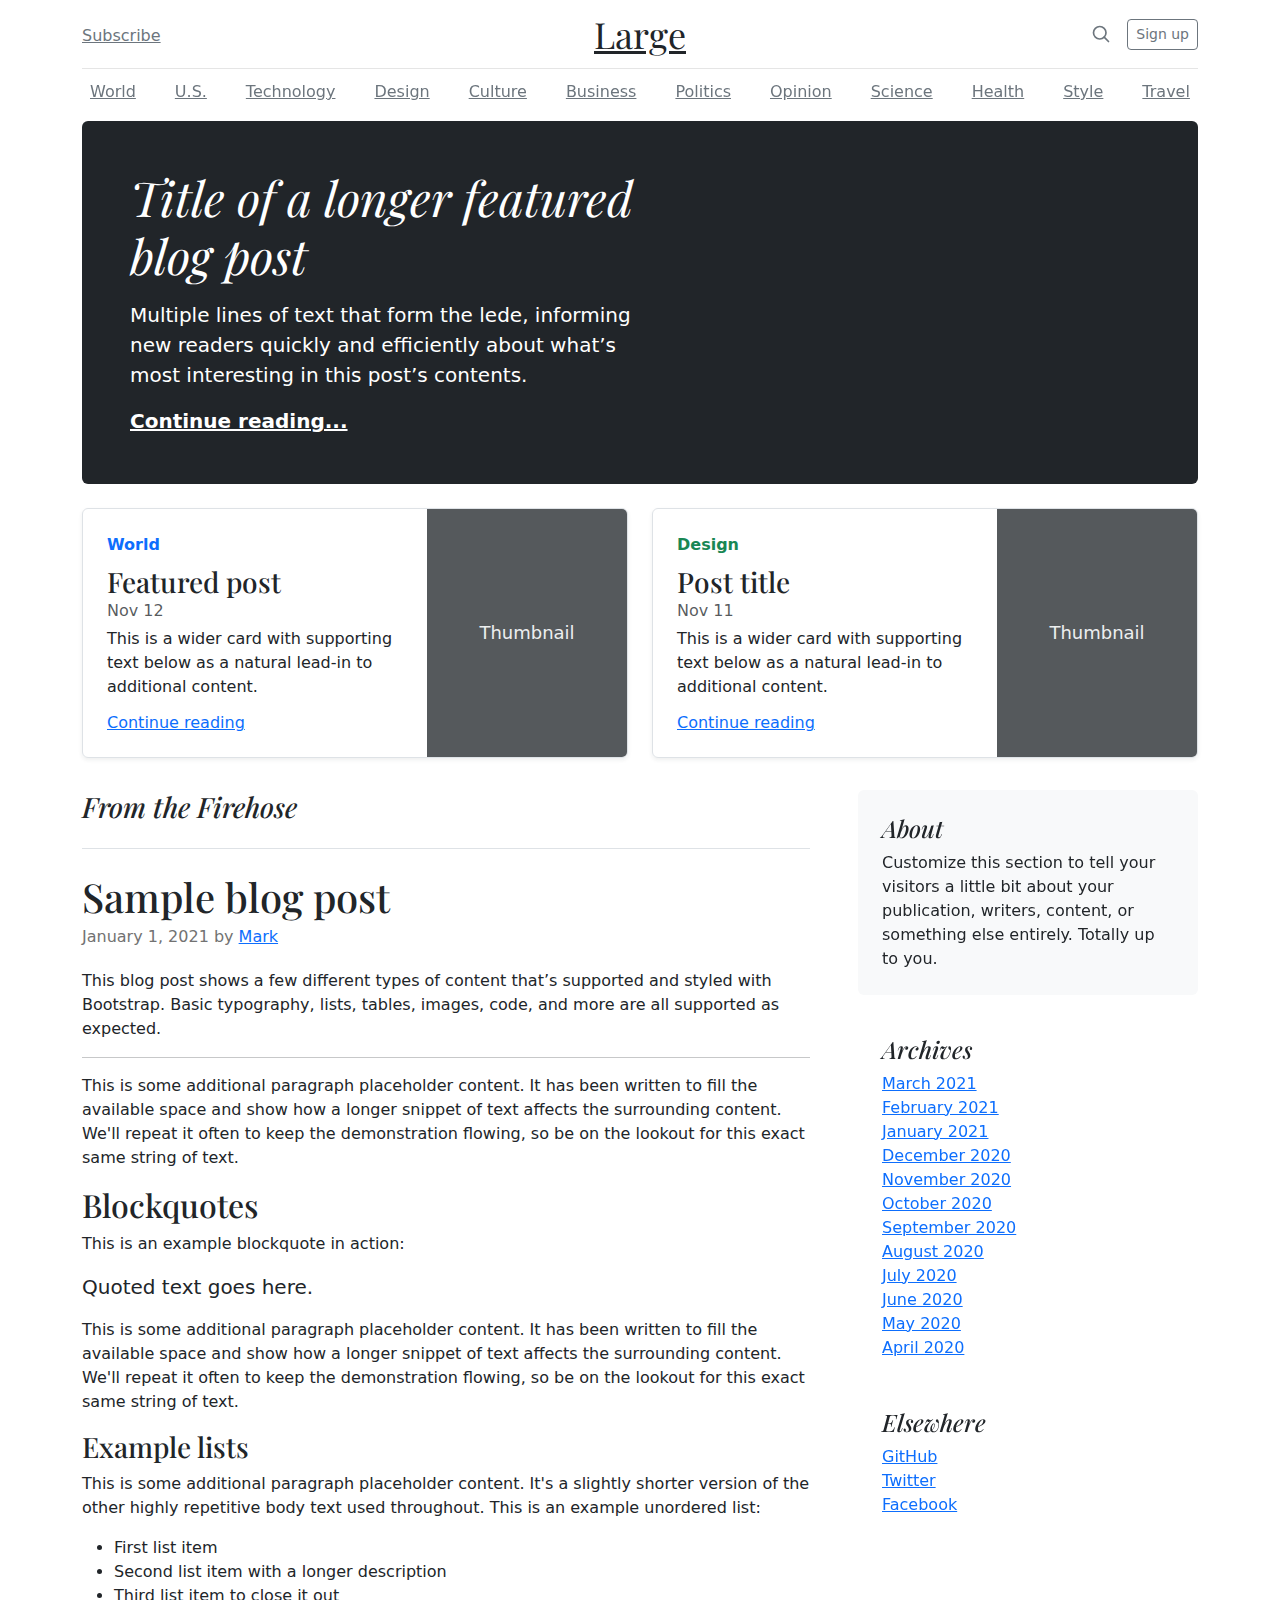
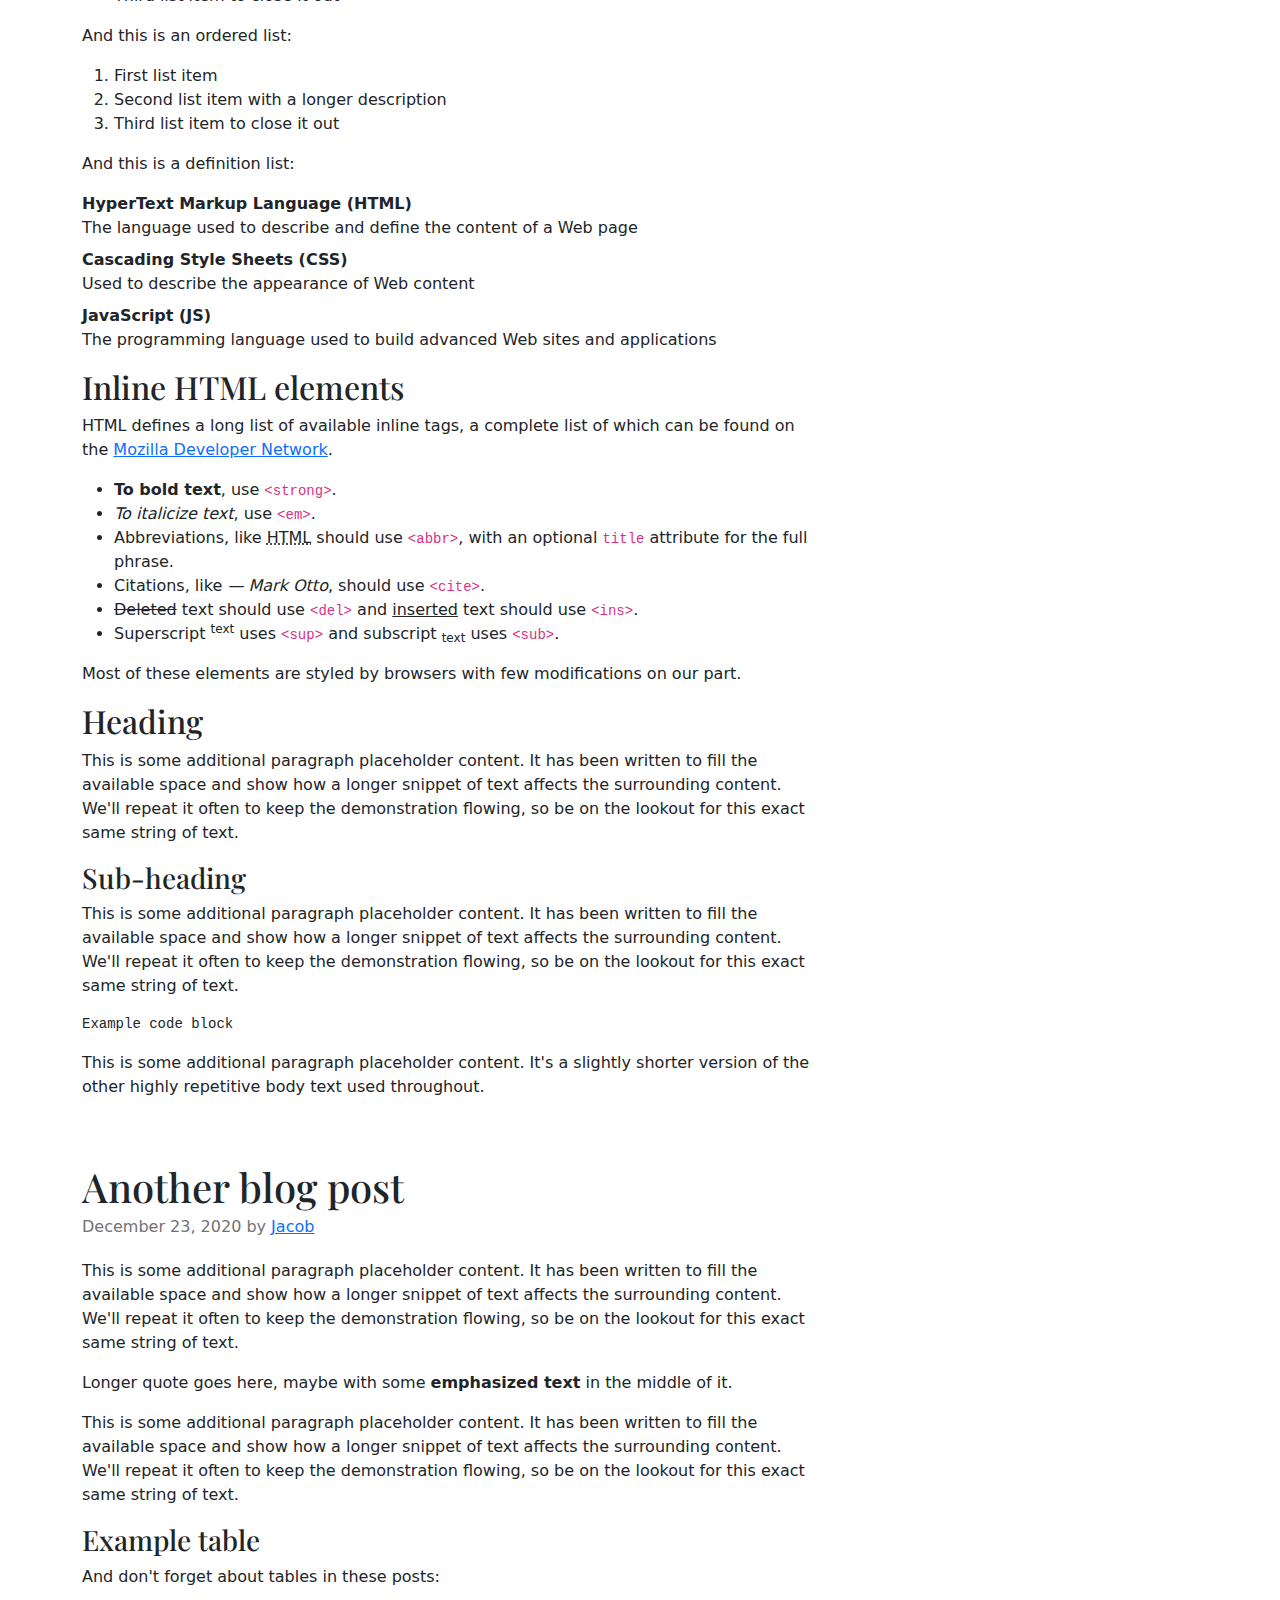
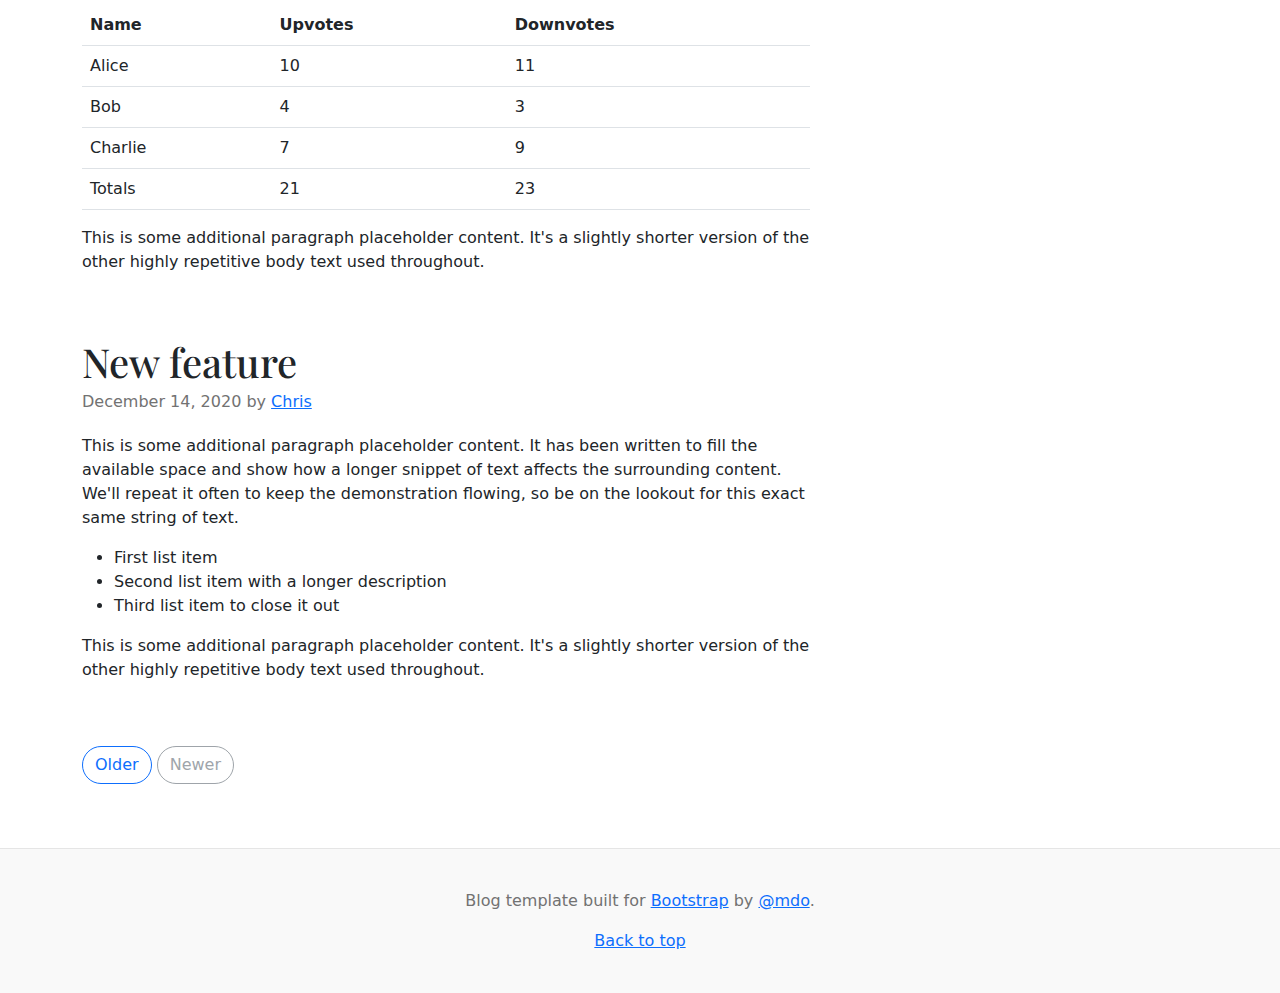
<file: bootstrap-5.3.0-alpha1-examples/blog/index.html>
<!doctype html>
<html lang="en">
  <head>
    <meta charset="utf-8">
    <meta name="viewport" content="width=device-width, initial-scale=1">
    <meta name="description" content="">
    <meta name="author" content="Mark Otto, Jacob Thornton, and Bootstrap contributors">
    <meta name="generator" content="Hugo 0.108.0">
    <title>Blog Template · Bootstrap v5.3</title>

    <link rel="canonical" href="https://getbootstrap.com/docs/5.3/examples/blog/">

    

    

<link href="../assets/dist/css/bootstrap.min.css" rel="stylesheet">

    <style>
      .bd-placeholder-img {
        font-size: 1.125rem;
        text-anchor: middle;
        -webkit-user-select: none;
        -moz-user-select: none;
        user-select: none;
      }

      @media (min-width: 768px) {
        .bd-placeholder-img-lg {
          font-size: 3.5rem;
        }
      }

      .b-example-divider {
        height: 3rem;
        background-color: rgba(0, 0, 0, .1);
        border: solid rgba(0, 0, 0, .15);
        border-width: 1px 0;
        box-shadow: inset 0 .5em 1.5em rgba(0, 0, 0, .1), inset 0 .125em .5em rgba(0, 0, 0, .15);
      }

      .b-example-vr {
        flex-shrink: 0;
        width: 1.5rem;
        height: 100vh;
      }

      .bi {
        vertical-align: -.125em;
        fill: currentColor;
      }

      .nav-scroller {
        position: relative;
        z-index: 2;
        height: 2.75rem;
        overflow-y: hidden;
      }

      .nav-scroller .nav {
        display: flex;
        flex-wrap: nowrap;
        padding-bottom: 1rem;
        margin-top: -1px;
        overflow-x: auto;
        text-align: center;
        white-space: nowrap;
        -webkit-overflow-scrolling: touch;
      }
    </style>

    
    <!-- Custom styles for this template -->
    <link href="https://fonts.googleapis.com/css?family=Playfair&#43;Display:700,900&amp;display=swap" rel="stylesheet">
    <!-- Custom styles for this template -->
    <link href="blog.css" rel="stylesheet">
  </head>
  <body>
    
<div class="container">
  <header class="blog-header lh-1 py-3">
    <div class="row flex-nowrap justify-content-between align-items-center">
      <div class="col-4 pt-1">
        <a class="link-secondary" href="#">Subscribe</a>
      </div>
      <div class="col-4 text-center">
        <a class="blog-header-logo text-dark" href="#">Large</a>
      </div>
      <div class="col-4 d-flex justify-content-end align-items-center">
        <a class="link-secondary" href="#" aria-label="Search">
          <svg xmlns="http://www.w3.org/2000/svg" width="20" height="20" fill="none" stroke="currentColor" stroke-linecap="round" stroke-linejoin="round" stroke-width="2" class="mx-3" role="img" viewBox="0 0 24 24"><title>Search</title><circle cx="10.5" cy="10.5" r="7.5"/><path d="M21 21l-5.2-5.2"/></svg>
        </a>
        <a class="btn btn-sm btn-outline-secondary" href="#">Sign up</a>
      </div>
    </div>
  </header>

  <div class="nav-scroller py-1 mb-2">
    <nav class="nav d-flex justify-content-between">
      <a class="p-2 link-secondary" href="#">World</a>
      <a class="p-2 link-secondary" href="#">U.S.</a>
      <a class="p-2 link-secondary" href="#">Technology</a>
      <a class="p-2 link-secondary" href="#">Design</a>
      <a class="p-2 link-secondary" href="#">Culture</a>
      <a class="p-2 link-secondary" href="#">Business</a>
      <a class="p-2 link-secondary" href="#">Politics</a>
      <a class="p-2 link-secondary" href="#">Opinion</a>
      <a class="p-2 link-secondary" href="#">Science</a>
      <a class="p-2 link-secondary" href="#">Health</a>
      <a class="p-2 link-secondary" href="#">Style</a>
      <a class="p-2 link-secondary" href="#">Travel</a>
    </nav>
  </div>
</div>

<main class="container">
  <div class="p-4 p-md-5 mb-4 rounded text-bg-dark">
    <div class="col-md-6 px-0">
      <h1 class="display-4 fst-italic">Title of a longer featured blog post</h1>
      <p class="lead my-3">Multiple lines of text that form the lede, informing new readers quickly and efficiently about what’s most interesting in this post’s contents.</p>
      <p class="lead mb-0"><a href="#" class="text-white fw-bold">Continue reading...</a></p>
    </div>
  </div>

  <div class="row mb-2">
    <div class="col-md-6">
      <div class="row g-0 border rounded overflow-hidden flex-md-row mb-4 shadow-sm h-md-250 position-relative">
        <div class="col p-4 d-flex flex-column position-static">
          <strong class="d-inline-block mb-2 text-primary">World</strong>
          <h3 class="mb-0">Featured post</h3>
          <div class="mb-1 text-muted">Nov 12</div>
          <p class="card-text mb-auto">This is a wider card with supporting text below as a natural lead-in to additional content.</p>
          <a href="#" class="stretched-link">Continue reading</a>
        </div>
        <div class="col-auto d-none d-lg-block">
          <svg class="bd-placeholder-img" width="200" height="250" xmlns="http://www.w3.org/2000/svg" role="img" aria-label="Placeholder: Thumbnail" preserveAspectRatio="xMidYMid slice" focusable="false"><title>Placeholder</title><rect width="100%" height="100%" fill="#55595c"/><text x="50%" y="50%" fill="#eceeef" dy=".3em">Thumbnail</text></svg>
        </div>
      </div>
    </div>
    <div class="col-md-6">
      <div class="row g-0 border rounded overflow-hidden flex-md-row mb-4 shadow-sm h-md-250 position-relative">
        <div class="col p-4 d-flex flex-column position-static">
          <strong class="d-inline-block mb-2 text-success">Design</strong>
          <h3 class="mb-0">Post title</h3>
          <div class="mb-1 text-muted">Nov 11</div>
          <p class="mb-auto">This is a wider card with supporting text below as a natural lead-in to additional content.</p>
          <a href="#" class="stretched-link">Continue reading</a>
        </div>
        <div class="col-auto d-none d-lg-block">
          <svg class="bd-placeholder-img" width="200" height="250" xmlns="http://www.w3.org/2000/svg" role="img" aria-label="Placeholder: Thumbnail" preserveAspectRatio="xMidYMid slice" focusable="false"><title>Placeholder</title><rect width="100%" height="100%" fill="#55595c"/><text x="50%" y="50%" fill="#eceeef" dy=".3em">Thumbnail</text></svg>
        </div>
      </div>
    </div>
  </div>

  <div class="row g-5">
    <div class="col-md-8">
      <h3 class="pb-4 mb-4 fst-italic border-bottom">
        From the Firehose
      </h3>

      <article class="blog-post">
        <h2 class="blog-post-title mb-1">Sample blog post</h2>
        <p class="blog-post-meta">January 1, 2021 by <a href="#">Mark</a></p>

        <p>This blog post shows a few different types of content that’s supported and styled with Bootstrap. Basic typography, lists, tables, images, code, and more are all supported as expected.</p>
        <hr>
        <p>This is some additional paragraph placeholder content. It has been written to fill the available space and show how a longer snippet of text affects the surrounding content. We'll repeat it often to keep the demonstration flowing, so be on the lookout for this exact same string of text.</p>
        <h2>Blockquotes</h2>
        <p>This is an example blockquote in action:</p>
        <blockquote class="blockquote">
          <p>Quoted text goes here.</p>
        </blockquote>
        <p>This is some additional paragraph placeholder content. It has been written to fill the available space and show how a longer snippet of text affects the surrounding content. We'll repeat it often to keep the demonstration flowing, so be on the lookout for this exact same string of text.</p>
        <h3>Example lists</h3>
        <p>This is some additional paragraph placeholder content. It's a slightly shorter version of the other highly repetitive body text used throughout. This is an example unordered list:</p>
        <ul>
          <li>First list item</li>
          <li>Second list item with a longer description</li>
          <li>Third list item to close it out</li>
        </ul>
        <p>And this is an ordered list:</p>
        <ol>
          <li>First list item</li>
          <li>Second list item with a longer description</li>
          <li>Third list item to close it out</li>
        </ol>
        <p>And this is a definition list:</p>
        <dl>
          <dt>HyperText Markup Language (HTML)</dt>
          <dd>The language used to describe and define the content of a Web page</dd>
          <dt>Cascading Style Sheets (CSS)</dt>
          <dd>Used to describe the appearance of Web content</dd>
          <dt>JavaScript (JS)</dt>
          <dd>The programming language used to build advanced Web sites and applications</dd>
        </dl>
        <h2>Inline HTML elements</h2>
        <p>HTML defines a long list of available inline tags, a complete list of which can be found on the <a href="https://developer.mozilla.org/en-US/docs/Web/HTML/Element">Mozilla Developer Network</a>.</p>
        <ul>
          <li><strong>To bold text</strong>, use <code class="language-plaintext highlighter-rouge">&lt;strong&gt;</code>.</li>
          <li><em>To italicize text</em>, use <code class="language-plaintext highlighter-rouge">&lt;em&gt;</code>.</li>
          <li>Abbreviations, like <abbr title="HyperText Markup Language">HTML</abbr> should use <code class="language-plaintext highlighter-rouge">&lt;abbr&gt;</code>, with an optional <code class="language-plaintext highlighter-rouge">title</code> attribute for the full phrase.</li>
          <li>Citations, like <cite>— Mark Otto</cite>, should use <code class="language-plaintext highlighter-rouge">&lt;cite&gt;</code>.</li>
          <li><del>Deleted</del> text should use <code class="language-plaintext highlighter-rouge">&lt;del&gt;</code> and <ins>inserted</ins> text should use <code class="language-plaintext highlighter-rouge">&lt;ins&gt;</code>.</li>
          <li>Superscript <sup>text</sup> uses <code class="language-plaintext highlighter-rouge">&lt;sup&gt;</code> and subscript <sub>text</sub> uses <code class="language-plaintext highlighter-rouge">&lt;sub&gt;</code>.</li>
        </ul>
        <p>Most of these elements are styled by browsers with few modifications on our part.</p>
        <h2>Heading</h2>
        <p>This is some additional paragraph placeholder content. It has been written to fill the available space and show how a longer snippet of text affects the surrounding content. We'll repeat it often to keep the demonstration flowing, so be on the lookout for this exact same string of text.</p>
        <h3>Sub-heading</h3>
        <p>This is some additional paragraph placeholder content. It has been written to fill the available space and show how a longer snippet of text affects the surrounding content. We'll repeat it often to keep the demonstration flowing, so be on the lookout for this exact same string of text.</p>
        <pre><code>Example code block</code></pre>
        <p>This is some additional paragraph placeholder content. It's a slightly shorter version of the other highly repetitive body text used throughout.</p>
      </article>

      <article class="blog-post">
        <h2 class="blog-post-title mb-1">Another blog post</h2>
        <p class="blog-post-meta">December 23, 2020 by <a href="#">Jacob</a></p>

        <p>This is some additional paragraph placeholder content. It has been written to fill the available space and show how a longer snippet of text affects the surrounding content. We'll repeat it often to keep the demonstration flowing, so be on the lookout for this exact same string of text.</p>
        <blockquote>
          <p>Longer quote goes here, maybe with some <strong>emphasized text</strong> in the middle of it.</p>
        </blockquote>
        <p>This is some additional paragraph placeholder content. It has been written to fill the available space and show how a longer snippet of text affects the surrounding content. We'll repeat it often to keep the demonstration flowing, so be on the lookout for this exact same string of text.</p>
        <h3>Example table</h3>
        <p>And don't forget about tables in these posts:</p>
        <table class="table">
          <thead>
            <tr>
              <th>Name</th>
              <th>Upvotes</th>
              <th>Downvotes</th>
            </tr>
          </thead>
          <tbody>
            <tr>
              <td>Alice</td>
              <td>10</td>
              <td>11</td>
            </tr>
            <tr>
              <td>Bob</td>
              <td>4</td>
              <td>3</td>
            </tr>
            <tr>
              <td>Charlie</td>
              <td>7</td>
              <td>9</td>
            </tr>
          </tbody>
          <tfoot>
            <tr>
              <td>Totals</td>
              <td>21</td>
              <td>23</td>
            </tr>
          </tfoot>
        </table>

        <p>This is some additional paragraph placeholder content. It's a slightly shorter version of the other highly repetitive body text used throughout.</p>
      </article>

      <article class="blog-post">
        <h2 class="blog-post-title mb-1">New feature</h2>
        <p class="blog-post-meta">December 14, 2020 by <a href="#">Chris</a></p>

        <p>This is some additional paragraph placeholder content. It has been written to fill the available space and show how a longer snippet of text affects the surrounding content. We'll repeat it often to keep the demonstration flowing, so be on the lookout for this exact same string of text.</p>
        <ul>
          <li>First list item</li>
          <li>Second list item with a longer description</li>
          <li>Third list item to close it out</li>
        </ul>
        <p>This is some additional paragraph placeholder content. It's a slightly shorter version of the other highly repetitive body text used throughout.</p>
      </article>

      <nav class="blog-pagination" aria-label="Pagination">
        <a class="btn btn-outline-primary rounded-pill" href="#">Older</a>
        <a class="btn btn-outline-secondary rounded-pill disabled">Newer</a>
      </nav>

    </div>

    <div class="col-md-4">
      <div class="position-sticky" style="top: 2rem;">
        <div class="p-4 mb-3 bg-light rounded">
          <h4 class="fst-italic">About</h4>
          <p class="mb-0">Customize this section to tell your visitors a little bit about your publication, writers, content, or something else entirely. Totally up to you.</p>
        </div>

        <div class="p-4">
          <h4 class="fst-italic">Archives</h4>
          <ol class="list-unstyled mb-0">
            <li><a href="#">March 2021</a></li>
            <li><a href="#">February 2021</a></li>
            <li><a href="#">January 2021</a></li>
            <li><a href="#">December 2020</a></li>
            <li><a href="#">November 2020</a></li>
            <li><a href="#">October 2020</a></li>
            <li><a href="#">September 2020</a></li>
            <li><a href="#">August 2020</a></li>
            <li><a href="#">July 2020</a></li>
            <li><a href="#">June 2020</a></li>
            <li><a href="#">May 2020</a></li>
            <li><a href="#">April 2020</a></li>
          </ol>
        </div>

        <div class="p-4">
          <h4 class="fst-italic">Elsewhere</h4>
          <ol class="list-unstyled">
            <li><a href="#">GitHub</a></li>
            <li><a href="#">Twitter</a></li>
            <li><a href="#">Facebook</a></li>
          </ol>
        </div>
      </div>
    </div>
  </div>

</main>

<footer class="blog-footer">
  <p>Blog template built for <a href="https://getbootstrap.com/">Bootstrap</a> by <a href="https://twitter.com/mdo">@mdo</a>.</p>
  <p>
    <a href="#">Back to top</a>
  </p>
</footer>


    
  </body>
</html>
</file>
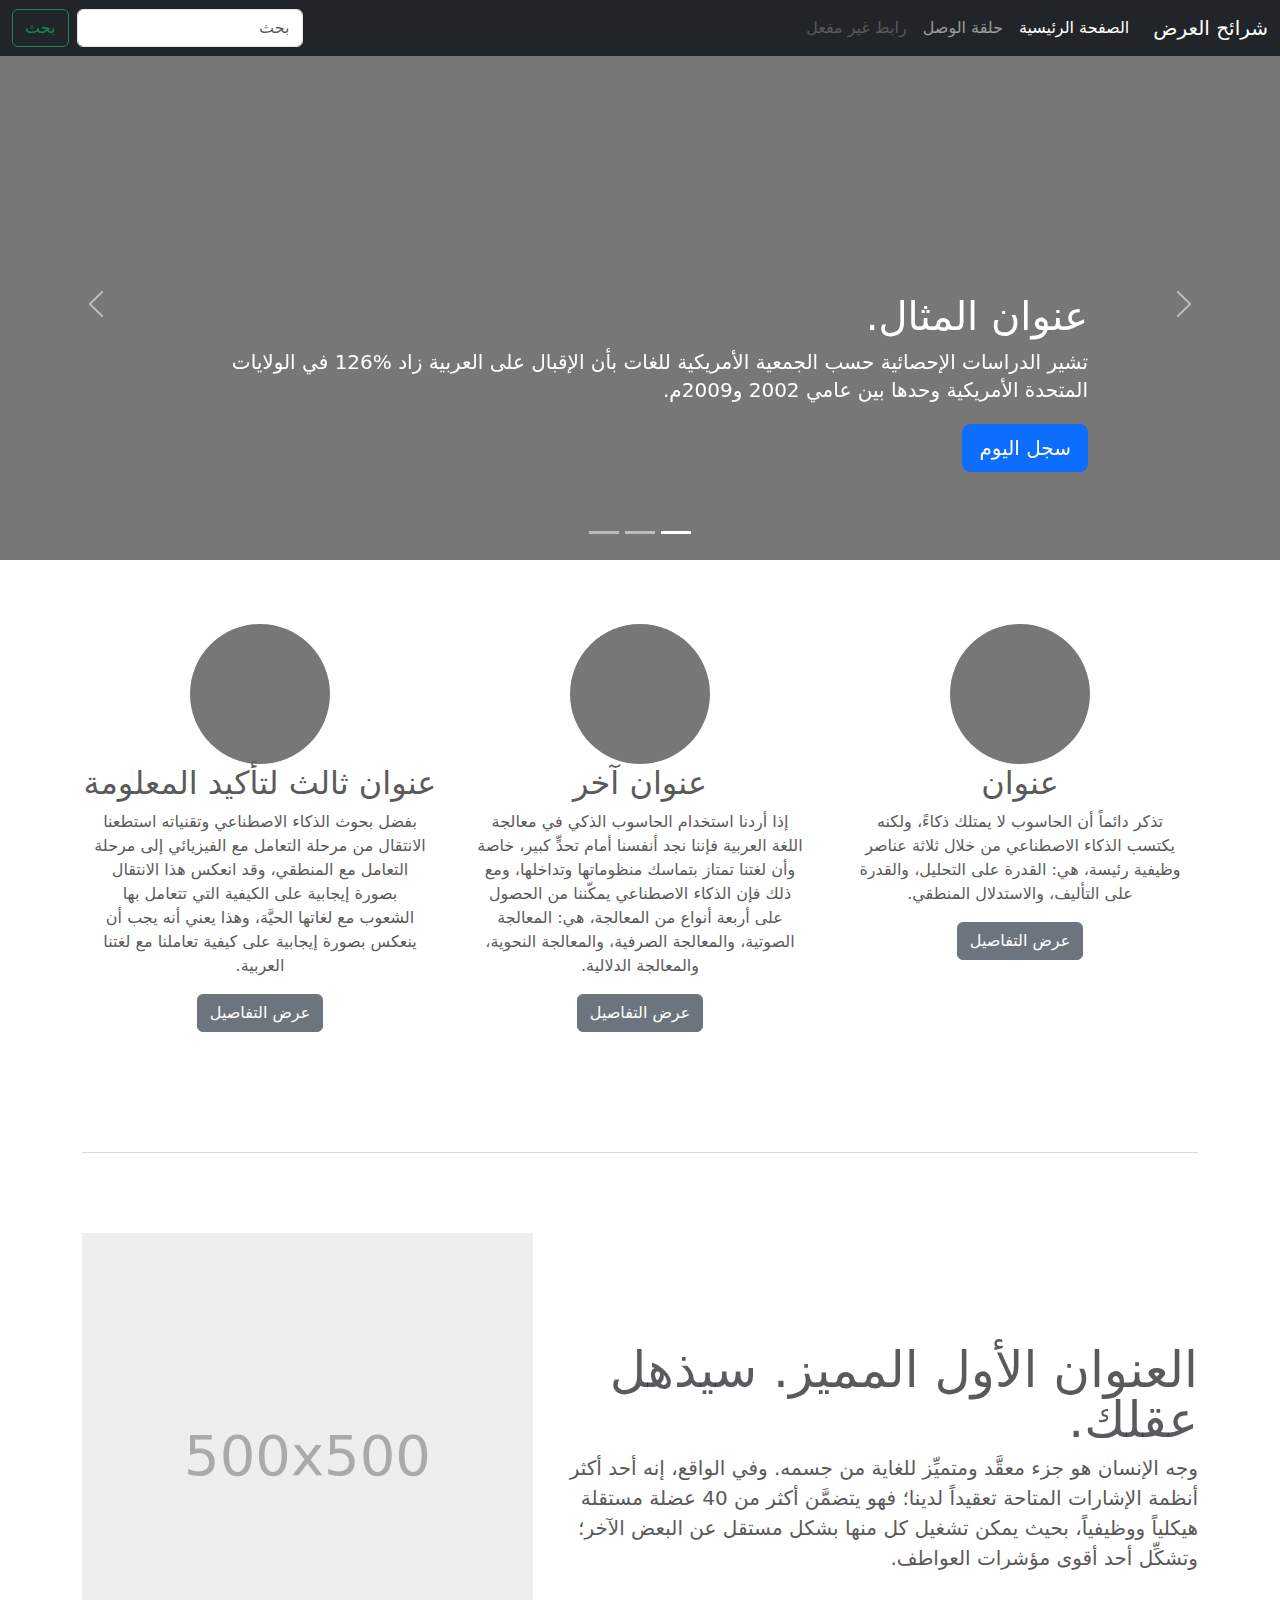
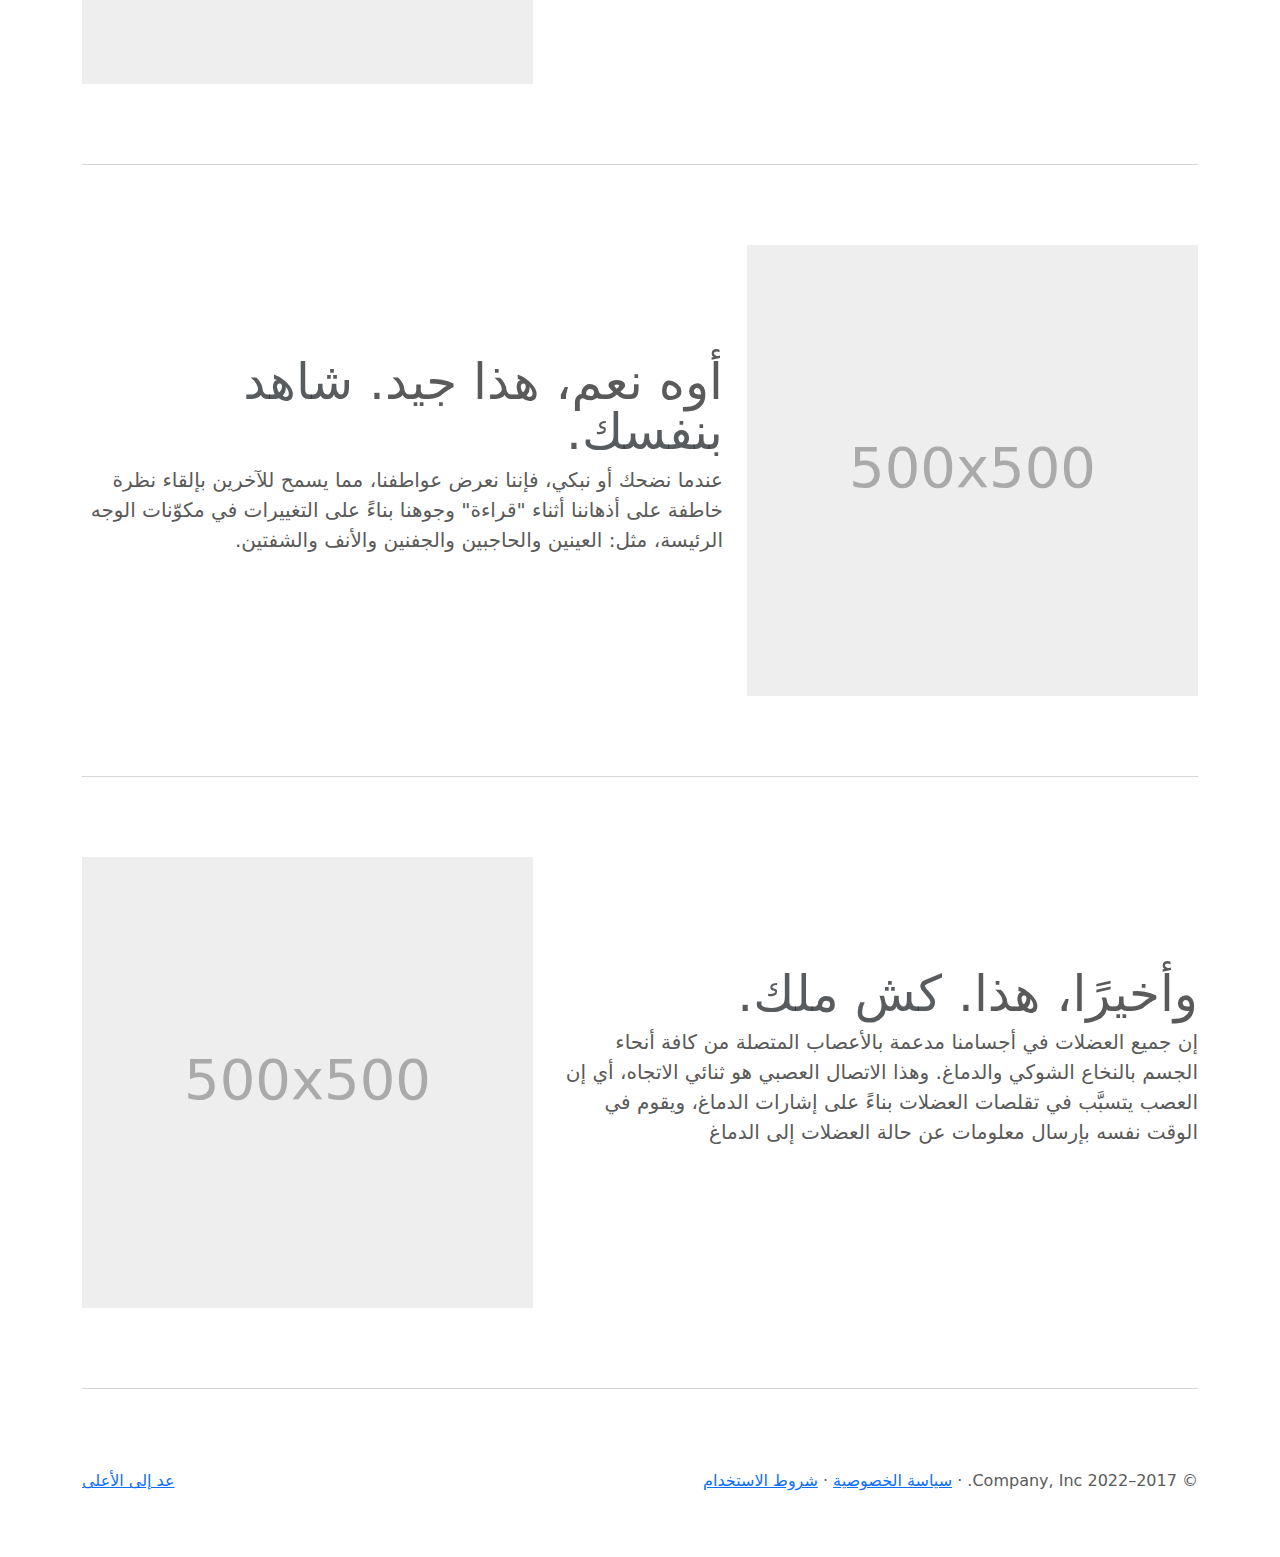
<file: bootstrap-5.3.0-alpha1-examples/carousel-rtl/index.html>
<!doctype html>
<html lang="ar" dir="rtl">
  <head>
    <meta charset="utf-8">
    <meta name="viewport" content="width=device-width, initial-scale=1">
    <meta name="description" content="">
    <meta name="author" content="Mark Otto, Jacob Thornton, and Bootstrap contributors">
    <meta name="generator" content="Hugo 0.108.0">
    <title>قالب  شرائح العرض · Bootstrap v5.3</title>

    <link rel="canonical" href="https://getbootstrap.com/docs/5.3/examples/carousel-rtl/">

    

    

<link href="../assets/dist/css/bootstrap.rtl.min.css" rel="stylesheet">

    <style>
      .bd-placeholder-img {
        font-size: 1.125rem;
        text-anchor: middle;
        -webkit-user-select: none;
        -moz-user-select: none;
        user-select: none;
      }

      @media (min-width: 768px) {
        .bd-placeholder-img-lg {
          font-size: 3.5rem;
        }
      }

      .b-example-divider {
        height: 3rem;
        background-color: rgba(0, 0, 0, .1);
        border: solid rgba(0, 0, 0, .15);
        border-width: 1px 0;
        box-shadow: inset 0 .5em 1.5em rgba(0, 0, 0, .1), inset 0 .125em .5em rgba(0, 0, 0, .15);
      }

      .b-example-vr {
        flex-shrink: 0;
        width: 1.5rem;
        height: 100vh;
      }

      .bi {
        vertical-align: -.125em;
        fill: currentColor;
      }

      .nav-scroller {
        position: relative;
        z-index: 2;
        height: 2.75rem;
        overflow-y: hidden;
      }

      .nav-scroller .nav {
        display: flex;
        flex-wrap: nowrap;
        padding-bottom: 1rem;
        margin-top: -1px;
        overflow-x: auto;
        text-align: center;
        white-space: nowrap;
        -webkit-overflow-scrolling: touch;
      }
    </style>

    
    <!-- Custom styles for this template -->
    <link href="../carousel/carousel.rtl.css" rel="stylesheet">
  </head>
  <body>
    
<header>
  <nav class="navbar navbar-expand-md navbar-dark fixed-top bg-dark">
    <div class="container-fluid">
      <a class="navbar-brand" href="#">شرائح العرض</a>
      <button class="navbar-toggler" type="button" data-bs-toggle="collapse" data-bs-target="#navbarCollapse" aria-controls="navbarCollapse" aria-expanded="false" aria-label="تبديل التنقل">
        <span class="navbar-toggler-icon"></span>
      </button>
      <div class="collapse navbar-collapse" id="navbarCollapse">
        <ul class="navbar-nav me-auto mb-2 mb-md-0">
          <li class="nav-item">
            <a class="nav-link active" aria-current="page" href="#">الصفحة الرئيسية</a>
          </li>
          <li class="nav-item">
            <a class="nav-link" href="#">حلقة الوصل</a>
          </li>
          <li class="nav-item">
            <a class="nav-link disabled">رابط غير مفعل</a>
          </li>
        </ul>
        <form class="d-flex" role="search">
          <input class="form-control me-2" type="search" placeholder="بحث" aria-label="بحث">
          <button class="btn btn-outline-success" type="submit">بحث</button>
        </form>
      </div>
    </div>
  </nav>
</header>

<main>

  <div id="myCarousel" class="carousel slide" data-bs-ride="carousel">
    <div class="carousel-indicators">
      <button type="button" data-bs-target="#myCarousel" data-bs-slide-to="0" class="active" aria-current="true" aria-label="Slide 1"></button>
      <button type="button" data-bs-target="#myCarousel" data-bs-slide-to="1" aria-label="Slide 2"></button>
      <button type="button" data-bs-target="#myCarousel" data-bs-slide-to="2" aria-label="Slide 3"></button>
    </div>
    <div class="carousel-inner">
      <div class="carousel-item active">
        <svg class="bd-placeholder-img" width="100%" height="100%" xmlns="http://www.w3.org/2000/svg" aria-hidden="true" preserveAspectRatio="xMidYMid slice" focusable="false"><rect width="100%" height="100%" fill="#777"/></svg>
        <div class="container">
          <div class="carousel-caption text-start">
            <h1>عنوان المثال.</h1>
            <p>تشير الدراسات الإحصائية حسب الجمعية الأمريكية للغات بأن الإقبال على العربية زاد %126 في الولايات المتحدة الأمريكية وحدها بين عامي 2002 و2009م.</p>
            <p><a class="btn btn-lg btn-primary" href="#">سجل اليوم</a></p>
          </div>
        </div>
      </div>
      <div class="carousel-item">
        <svg class="bd-placeholder-img" width="100%" height="100%" xmlns="http://www.w3.org/2000/svg" aria-hidden="true" preserveAspectRatio="xMidYMid slice" focusable="false"><rect width="100%" height="100%" fill="#777"/></svg>
        <div class="container">
          <div class="carousel-caption">
            <h1>عنوان مثال آخر.</h1>
            <p>حسب المجلس الثقافي البريطاني فإن تعليم الإنجليزية داخل بريطانيا يسهم في تعزيز اقتصادها بما يتجاوز ملياري جنيه سنوياً، كما أنه وفر أكثر من 26 ألف وظيفة.</p>
            <p><a class="btn btn-lg btn-primary" href="#">أعرف أكثر</a></p>
          </div>
        </div>
      </div>
      <div class="carousel-item">
        <svg class="bd-placeholder-img" width="100%" height="100%" xmlns="http://www.w3.org/2000/svg" aria-hidden="true" preserveAspectRatio="xMidYMid slice" focusable="false"><rect width="100%" height="100%" fill="#777"/></svg>
        <div class="container">
          <div class="carousel-caption text-end">
            <h1>واحد أكثر لقياس جيد.</h1>
            <p>الإحصاءات لحجم الاستثمار اللغوي خارج بريطانيا تتفاوت من سنة لأخرى إلا أن المدير التنفيذي للمجلس الثقافي البريطاني إدي بايرز يرى أن استثمار تعليم الإنجليزية في الخارج لا يحسب على المستوى المالي فحسب بل على المستوى السياسي أيضاً.</p>
            <p><a class="btn btn-lg btn-primary" href="#">تصفح المعرض</a></p>
          </div>
        </div>
      </div>
    </div>
    <button class="carousel-control-prev" type="button" data-bs-target="#myCarousel" data-bs-slide="prev">
      <span class="carousel-control-prev-icon" aria-hidden="true"></span>
      <span class="visually-hidden">السابق</span>
    </button>
    <button class="carousel-control-next" type="button" data-bs-target="#myCarousel" data-bs-slide="next">
      <span class="carousel-control-next-icon" aria-hidden="true"></span>
      <span class="visually-hidden">التالي</span>
    </button>
  </div>


  <!-- Marketing messaging and featurettes
  ================================================== -->
  <!-- Wrap the rest of the page in another container to center all the content. -->

  <div class="container marketing">

    <!-- Three columns of text below the carousel -->
    <div class="row">
      <div class="col-lg-4">
        <svg class="bd-placeholder-img rounded-circle" width="140" height="140" xmlns="http://www.w3.org/2000/svg" role="img" aria-label="Placeholder: 140x140" preserveAspectRatio="xMidYMid slice" focusable="false"><title>Placeholder</title><rect width="100%" height="100%" fill="#777"/><text x="50%" y="50%" fill="#777" dy=".3em">140x140</text></svg>
        <h2 class="fw-normal">عنوان</h2>
        <p>تذكر دائماً أن الحاسوب لا يمتلك ذكاءً، ولكنه يكتسب الذكاء الاصطناعي من خلال ثلاثة عناصر وظيفية رئيسة، هي: القدرة على التحليل، والقدرة على التأليف، والاستدلال المنطقي.</p>
        <p><a class="btn btn-secondary" href="#">عرض التفاصيل</a></p>
      </div><!-- /.col-lg-4 -->
      <div class="col-lg-4">
        <svg class="bd-placeholder-img rounded-circle" width="140" height="140" xmlns="http://www.w3.org/2000/svg" role="img" aria-label="Placeholder: 140x140" preserveAspectRatio="xMidYMid slice" focusable="false"><title>Placeholder</title><rect width="100%" height="100%" fill="#777"/><text x="50%" y="50%" fill="#777" dy=".3em">140x140</text></svg>
        <h2 class="fw-normal">عنوان آخر</h2>
        <p>إذا أردنا استخدام الحاسوب الذكي في معالجة اللغة العربية فإننا نجد أنفسنا أمام تحدٍّ كبير، خاصة وأن لغتنا تمتاز بتماسك منظوماتها وتداخلها، ومع ذلك فإن الذكاء الاصطناعي يمكّننا من الحصول على أربعة أنواع من المعالجة، هي: المعالجة الصوتية، والمعالجة الصرفية، والمعالجة النحوية، والمعالجة الدلالية.</p>
        <p><a class="btn btn-secondary" href="#">عرض التفاصيل</a></p>
      </div><!-- /.col-lg-4 -->
      <div class="col-lg-4">
        <svg class="bd-placeholder-img rounded-circle" width="140" height="140" xmlns="http://www.w3.org/2000/svg" role="img" aria-label="Placeholder: 140x140" preserveAspectRatio="xMidYMid slice" focusable="false"><title>Placeholder</title><rect width="100%" height="100%" fill="#777"/><text x="50%" y="50%" fill="#777" dy=".3em">140x140</text></svg>
        <h2 class="fw-normal">عنوان ثالث لتأكيد المعلومة</h2>
        <p>بفضل بحوث الذكاء الاصطناعي وتقنياته استطعنا الانتقال من مرحلة التعامل مع الفيزيائي إلى مرحلة التعامل مع المنطقي، وقد انعكس هذا الانتقال بصورة إيجابية على الكيفية التي تتعامل بها الشعوب مع لغاتها الحيَّة، وهذا يعني أنه يجب أن ينعكس بصورة إيجابية على كيفية تعاملنا مع لغتنا العربية.</p>
        <p><a class="btn btn-secondary" href="#">عرض التفاصيل</a></p>
      </div><!-- /.col-lg-4 -->
    </div><!-- /.row -->


    <!-- START THE FEATURETTES -->

    <hr class="featurette-divider">

    <div class="row featurette">
      <div class="col-md-7">
        <h2 class="featurette-heading fw-normal lh-1">العنوان الأول المميز. <span class="text-muted"> سيذهل عقلك. </span></h2>
        <p class="lead">وجه الإنسان هو جزء معقَّد ومتميِّز للغاية من جسمه. وفي الواقع، إنه أحد أكثر أنظمة الإشارات المتاحة تعقيداً لدينا؛ فهو يتضمَّن أكثر من 40 عضلة مستقلة هيكلياً ووظيفياً، بحيث يمكن تشغيل كل منها بشكل مستقل عن البعض الآخر؛ وتشكِّل أحد أقوى مؤشرات العواطف.</p>
      </div>
      <div class="col-md-5">
        <svg class="bd-placeholder-img bd-placeholder-img-lg featurette-image img-fluid mx-auto" width="500" height="500" xmlns="http://www.w3.org/2000/svg" role="img" aria-label="Placeholder: 500x500" preserveAspectRatio="xMidYMid slice" focusable="false"><title>Placeholder</title><rect width="100%" height="100%" fill="#eee"/><text x="50%" y="50%" fill="#aaa" dy=".3em">500x500</text></svg>
      </div>
    </div>

    <hr class="featurette-divider">

    <div class="row featurette">
      <div class="col-md-7 order-md-2">
        <h2 class="featurette-heading fw-normal lh-1">أوه نعم، هذا جيد. <span class="text-muted"> شاهد بنفسك. </span></h2>
        <p class="lead">عندما نضحك أو نبكي، فإننا نعرض عواطفنا، مما يسمح للآخرين بإلقاء نظرة خاطفة على أذهاننا أثناء "قراءة" وجوهنا بناءً على التغييرات في مكوّنات الوجه الرئيسة، مثل: العينين والحاجبين والجفنين والأنف والشفتين.</p>
      </div>
      <div class="col-md-5 order-md-1">
        <svg class="bd-placeholder-img bd-placeholder-img-lg featurette-image img-fluid mx-auto" width="500" height="500" xmlns="http://www.w3.org/2000/svg" role="img" aria-label="Placeholder: 500x500" preserveAspectRatio="xMidYMid slice" focusable="false"><title>Placeholder</title><rect width="100%" height="100%" fill="#eee"/><text x="50%" y="50%" fill="#aaa" dy=".3em">500x500</text></svg>
      </div>
    </div>

    <hr class="featurette-divider">

    <div class="row featurette">
      <div class="col-md-7">
        <h2 class="featurette-heading fw-normal lh-1">وأخيرًا، هذا. <span class="text-muted"> كش ملك. </span></h2>
        <p class="lead">إن جميع العضلات في أجسامنا مدعمة بالأعصاب المتصلة من كافة أنحاء الجسم بالنخاع الشوكي والدماغ. وهذا الاتصال العصبي هو ثنائي الاتجاه، أي إن العصب يتسبَّب في تقلصات العضلات بناءً على إشارات الدماغ، ويقوم في الوقت نفسه بإرسال معلومات عن حالة العضلات إلى الدماغ</p>
      </div>
      <div class="col-md-5">
        <svg class="bd-placeholder-img bd-placeholder-img-lg featurette-image img-fluid mx-auto" width="500" height="500" xmlns="http://www.w3.org/2000/svg" role="img" aria-label="Placeholder: 500x500" preserveAspectRatio="xMidYMid slice" focusable="false"><title>Placeholder</title><rect width="100%" height="100%" fill="#eee"/><text x="50%" y="50%" fill="#aaa" dy=".3em">500x500</text></svg>
      </div>
    </div>

    <hr class="featurette-divider">

    <!-- /END THE FEATURETTES -->

  </div><!-- /.container -->


  <!-- FOOTER -->
  <footer class="container">
    <p class="float-end"><a href="#">عد إلى الأعلى</a></p>
    <p>&copy; 2017–2022 Company, Inc. &middot; <a href="#">سياسة الخصوصية</a> &middot; <a href="#">شروط الاستخدام</a></p>
  </footer>
</main>


    <script src="../assets/dist/js/bootstrap.bundle.min.js"></script>

      
  </body>
</html>
</file>
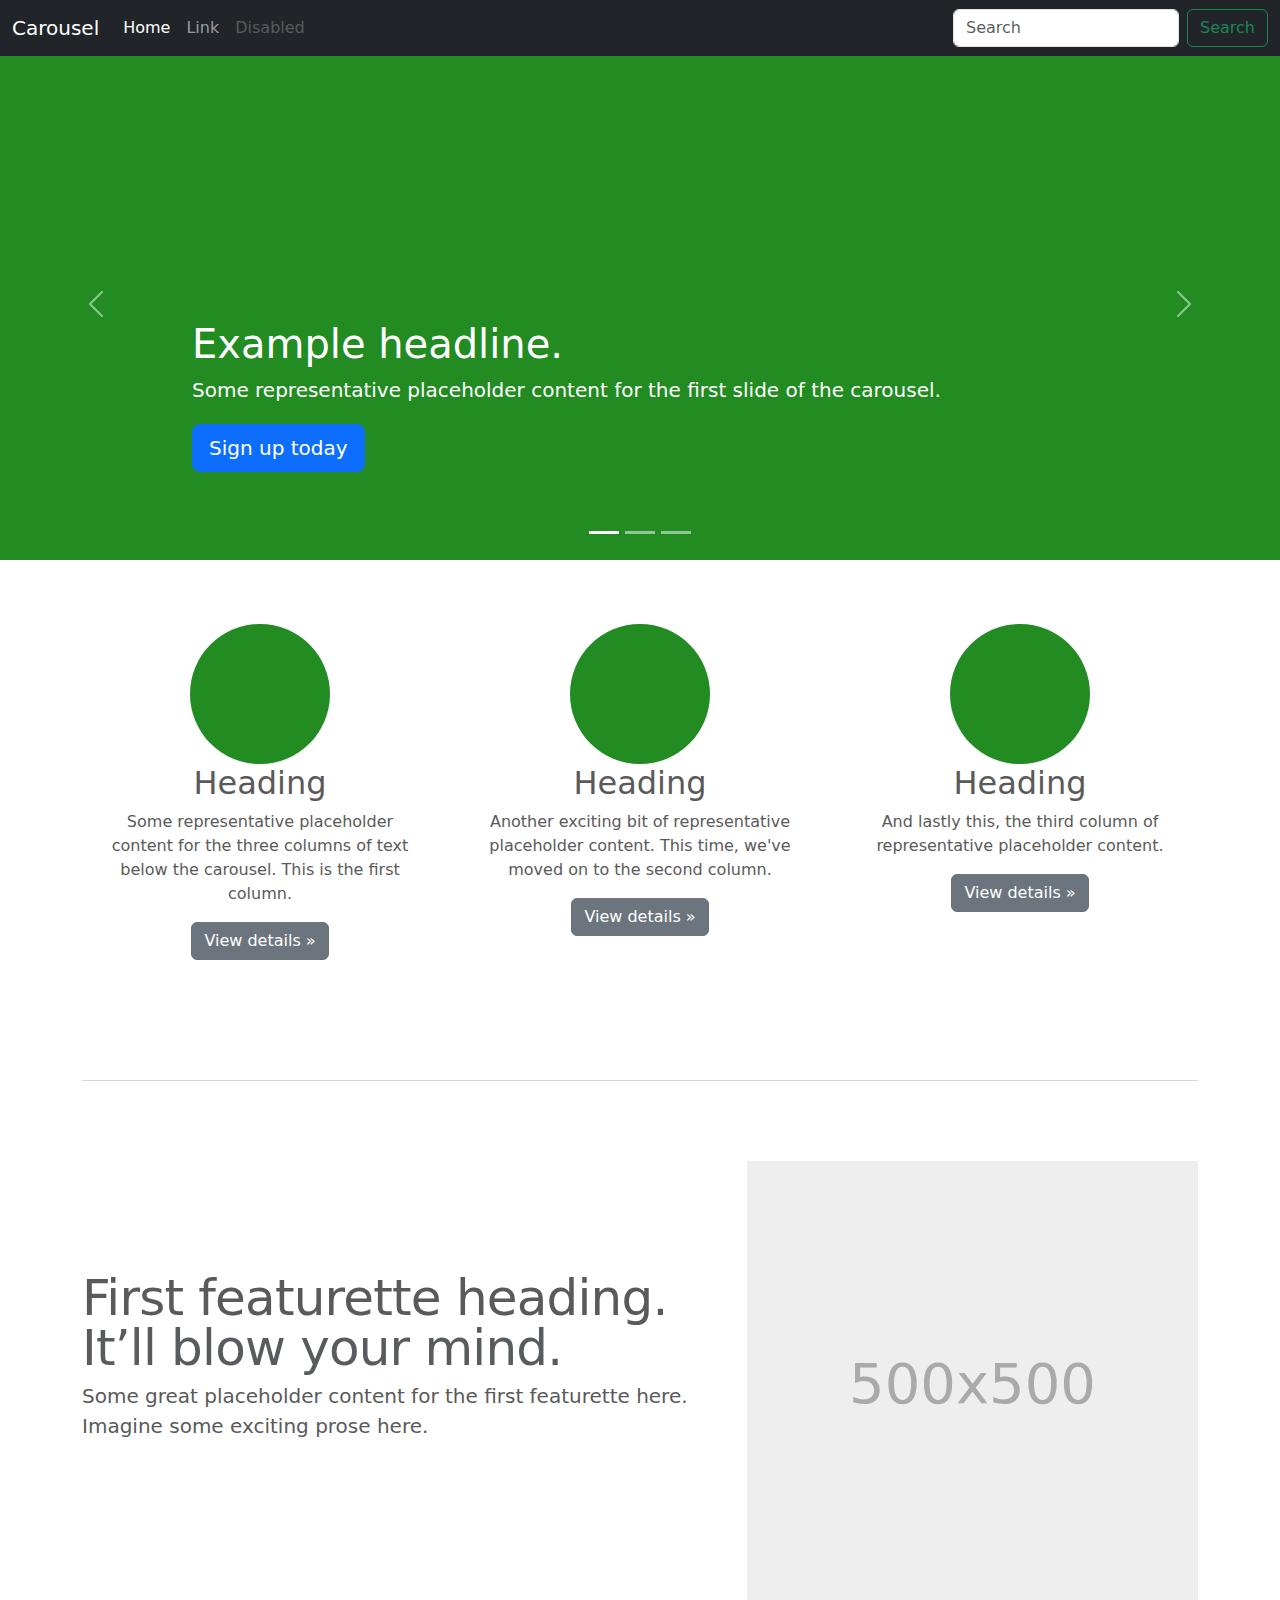
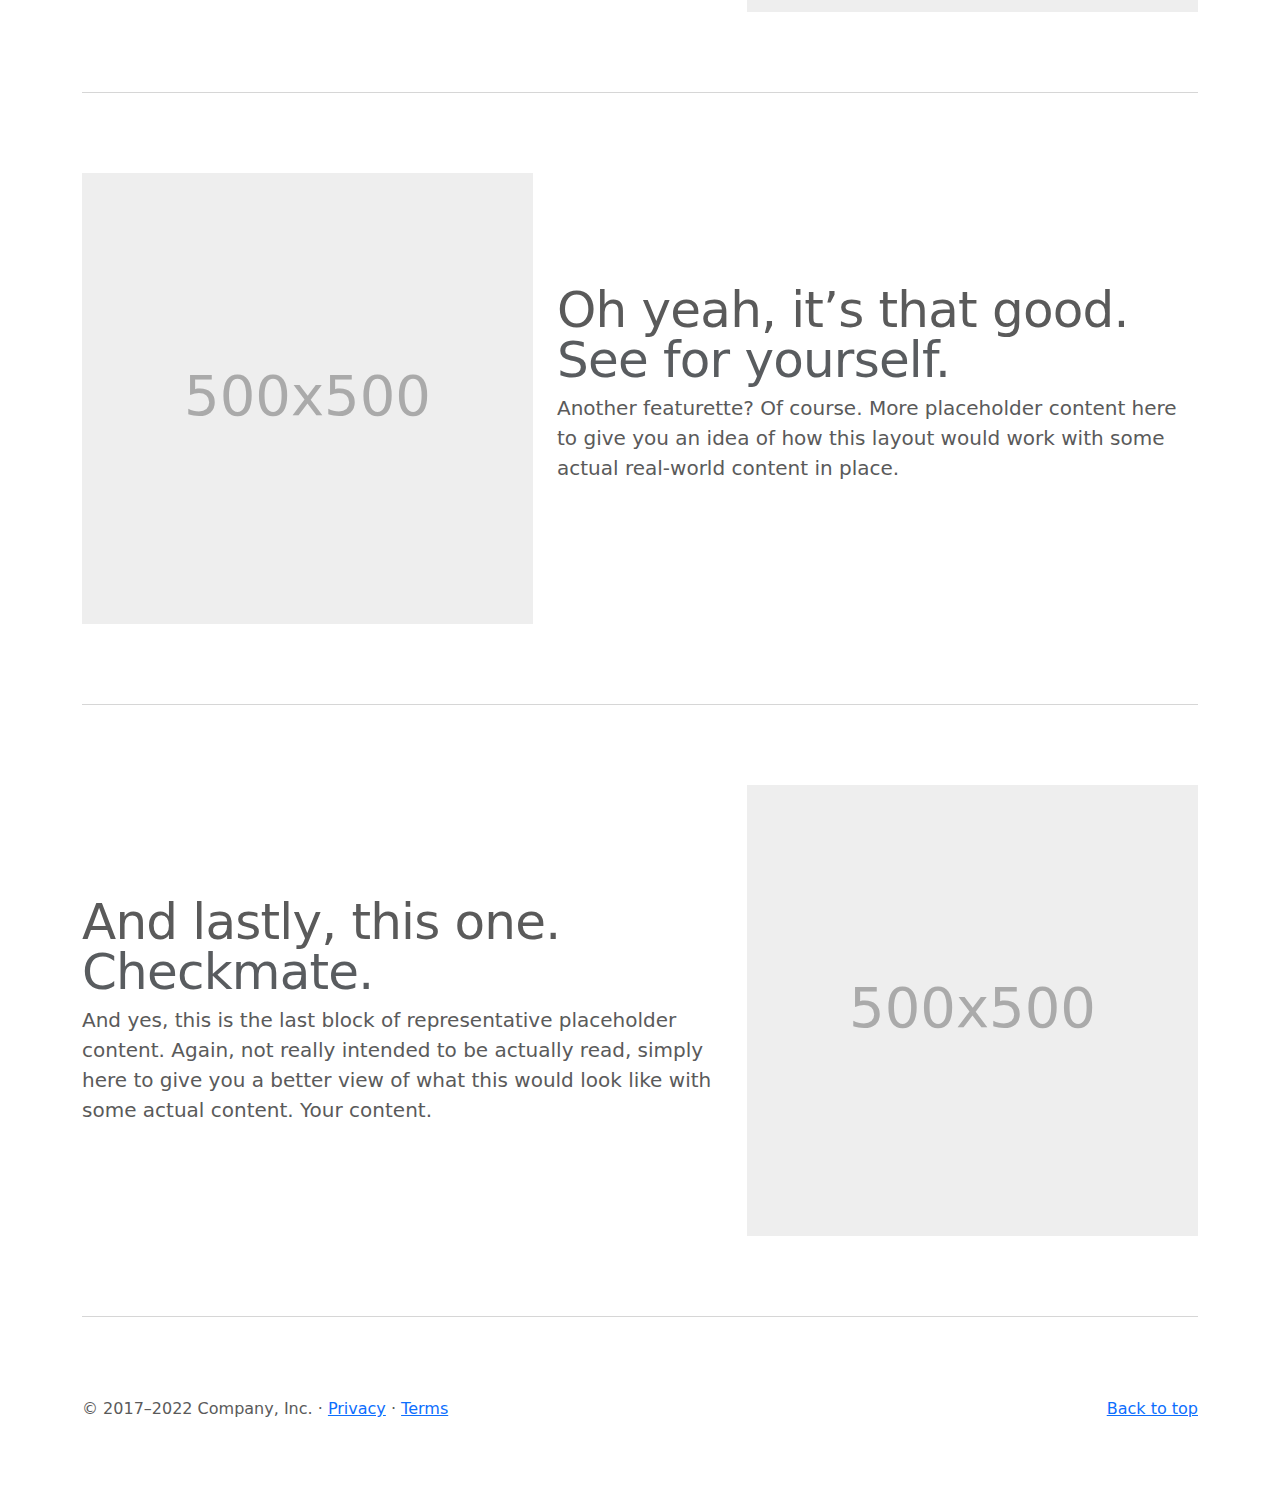
<file: bootstrap-5.3.0-alpha1-examples/carousel/index.html>
<!doctype html>
<html lang="en">

<head>
  <meta charset="utf-8">
  <meta name="viewport" content="width=device-width, initial-scale=1">
  <meta name="description" content="">
  <meta name="author" content="Mark Otto, Jacob Thornton, and Bootstrap contributors">
  <meta name="generator" content="Hugo 0.108.0">
  <title>Carousel Template · Bootstrap v5.3</title>

  <link rel="canonical" href="https://getbootstrap.com/docs/5.3/examples/carousel/">





  <link href="../assets/dist/css/bootstrap.min.css" rel="stylesheet">

  <style>
    .bd-placeholder-img {
      font-size: 1.125rem;
      text-anchor: middle;
      -webkit-user-select: none;
      -moz-user-select: none;
      user-select: none;
    }

    @media (min-width: 768px) {
      .bd-placeholder-img-lg {
        font-size: 3.5rem;
      }
    }

    .b-example-divider {
      height: 3rem;
      background-color: rgba(0, 0, 0, .1);
      border: solid rgba(0, 0, 0, .15);
      border-width: 1px 0;
      box-shadow: inset 0 .5em 1.5em rgba(0, 0, 0, .1), inset 0 .125em .5em rgba(0, 0, 0, .15);
    }

    .b-example-vr {
      flex-shrink: 0;
      width: 1.5rem;
      height: 100vh;
    }

    .bi {
      vertical-align: -.125em;
      fill: currentColor;
    }

    .nav-scroller {
      position: relative;
      z-index: 2;
      height: 2.75rem;
      overflow-y: hidden;
    }

    .nav-scroller .nav {
      display: flex;
      flex-wrap: nowrap;
      padding-bottom: 1rem;
      margin-top: -1px;
      overflow-x: auto;
      text-align: center;
      white-space: nowrap;
      -webkit-overflow-scrolling: touch;
    }
  </style>


  <!-- Custom styles for this template -->
  <link href="carousel.css" rel="stylesheet">
</head>

<body>

  <header>
    <nav class="navbar navbar-expand-md navbar-dark fixed-top bg-dark">
      <div class="container-fluid">
        <a class="navbar-brand" href="#">Carousel</a>
        <button class="navbar-toggler" type="button" data-bs-toggle="collapse" data-bs-target="#navbarCollapse"
          aria-controls="navbarCollapse" aria-expanded="false" aria-label="Toggle navigation">
          <span class="navbar-toggler-icon"></span>
        </button>
        <div class="collapse navbar-collapse" id="navbarCollapse">
          <ul class="navbar-nav me-auto mb-2 mb-md-0">
            <li class="nav-item">
              <a class="nav-link active" aria-current="page" href="#">Home</a>
            </li>
            <li class="nav-item">
              <a class="nav-link" href="#">Link</a>
            </li>
            <li class="nav-item">
              <a class="nav-link disabled">Disabled</a>
            </li>
          </ul>
          <form class="d-flex" role="search">
            <input class="form-control me-2" type="search" placeholder="Search" aria-label="Search">
            <button class="btn btn-outline-success" type="submit">Search</button>
          </form>
        </div>
      </div>
    </nav>
  </header>

  <main>

    <div id="myCarousel" class="carousel slide" data-bs-ride="carousel">
      <div class="carousel-indicators">
        <button type="button" data-bs-target="#myCarousel" data-bs-slide-to="0" class="active" aria-current="true"
          aria-label="Slide 1"></button>
        <button type="button" data-bs-target="#myCarousel" data-bs-slide-to="1" aria-label="Slide 2"></button>
        <button type="button" data-bs-target="#myCarousel" data-bs-slide-to="2" aria-label="Slide 3"></button>
      </div>
      <div class="carousel-inner">
        <div class="carousel-item active">
          <svg class="bd-placeholder-img" width="100%" height="100%" xmlns="http://www.w3.org/2000/svg"
            aria-hidden="true" preserveAspectRatio="xMidYMid slice" focusable="false">
            <rect width="100%" height="100%" fill="#228B22" />
          </svg>
          <div class="container">
            <div class="carousel-caption text-start">
              <h1>Example headline.</h1>
              <p>Some representative placeholder content for the first slide of the carousel.</p>
              <p><a class="btn btn-lg btn-primary" href="#">Sign up today</a></p>
            </div>
          </div>
        </div>
        <div class="carousel-item">
          <svg class="bd-placeholder-img" width="100%" height="100%" xmlns="http://www.w3.org/2000/svg"
            aria-hidden="true" preserveAspectRatio="xMidYMid slice" focusable="false">
            <rect width="100%" height="100%" fill="#228B22" />
          </svg>
          <div class="container">
            <div class="carousel-caption">
              <h1>Another example headline.</h1>
              <p>Some representative placeholder content for the second slide of the carousel.</p>
              <p><a class="btn btn-lg btn-primary" href="#">Learn more</a></p>
            </div>
          </div>
        </div>
        <div class="carousel-item">
          <svg class="bd-placeholder-img" width="100%" height="100%" xmlns="http://www.w3.org/2000/svg"
            aria-hidden="true" preserveAspectRatio="xMidYMid slice" focusable="false">
            <rect width="100%" height="100%" fill="#228B22" />
          </svg>
          <div class="container">
            <div class="carousel-caption text-end">
              <h1>One more for good measure.</h1>
              <p>Some representative placeholder content for the third slide of this carousel.</p>
              <p><a class="btn btn-lg btn-primary" href="#">Browse gallery</a></p>
            </div>
          </div>
        </div>
      </div>
      <button class="carousel-control-prev" type="button" data-bs-target="#myCarousel" data-bs-slide="prev">
        <span class="carousel-control-prev-icon" aria-hidden="true"></span>
        <span class="visually-hidden">Previous</span>
      </button>
      <button class="carousel-control-next" type="button" data-bs-target="#myCarousel" data-bs-slide="next">
        <span class="carousel-control-next-icon" aria-hidden="true"></span>
        <span class="visually-hidden">Next</span>
      </button>
    </div>


    <!-- Marketing messaging and featurettes
  ================================================== -->
    <!-- Wrap the rest of the page in another container to center all the content. -->

    <div class="container marketing">

      <!-- Three columns of text below the carousel -->
      <div class="row">
        <div class="col-lg-4">
          <svg class="bd-placeholder-img rounded-circle" width="140" height="140" xmlns="http://www.w3.org/2000/svg"
            role="img" aria-label="Placeholder: 140x140" preserveAspectRatio="xMidYMid slice" focusable="false">
            <title>Placeholder</title>
            <rect width="100%" height="100%" fill="#228B22" /><text x="50%" y="50%" fill="#228B22" dy=".3em">140x140</text>
          </svg>
          <h2 class="fw-normal">Heading</h2>
          <p>Some representative placeholder content for the three columns of text below the carousel. This is the first
            column.</p>
          <p><a class="btn btn-secondary" href="#">View details &raquo;</a></p>
        </div><!-- /.col-lg-4 -->
        <div class="col-lg-4">
          <svg class="bd-placeholder-img rounded-circle" width="140" height="140" xmlns="http://www.w3.org/2000/svg"
            role="img" aria-label="Placeholder: 140x140" preserveAspectRatio="xMidYMid slice" focusable="false">
            <title>Placeholder</title>
            <rect width="100%" height="100%" fill="#228B22" /><text x="50%" y="50%" fill="#228B22" dy=".3em">140x140</text>
          </svg>
          <h2 class="fw-normal">Heading</h2>
          <p>Another exciting bit of representative placeholder content. This time, we've moved on to the second column.
          </p>
          <p><a class="btn btn-secondary" href="#">View details &raquo;</a></p>
        </div><!-- /.col-lg-4 -->
        <div class="col-lg-4">
          <svg class="bd-placeholder-img rounded-circle" width="140" height="140" xmlns="http://www.w3.org/2000/svg"
            role="img" aria-label="Placeholder: 140x140" preserveAspectRatio="xMidYMid slice" focusable="false">
            <title>Placeholder</title>
            <rect width="100%" height="100%" fill="#228B22" /><text x="50%" y="50%" fill="#228B22" dy=".3em">140x140</text>
          </svg>
          <h2 class="fw-normal">Heading</h2>
          <p>And lastly this, the third column of representative placeholder content.</p>
          <p><a class="btn btn-secondary" href="#">View details &raquo;</a></p>
        </div><!-- /.col-lg-4 -->
      </div><!-- /.row -->


      <!-- START THE FEATURETTES -->

      <hr class="featurette-divider">

      <div class="row featurette">
        <div class="col-md-7">
          <h2 class="featurette-heading fw-normal lh-1">First featurette heading. <span class="text-muted">It’ll blow
              your mind.</span></h2>
          <p class="lead">Some great placeholder content for the first featurette here. Imagine some exciting prose
            here.</p>
        </div>
        <div class="col-md-5">
          <svg class="bd-placeholder-img bd-placeholder-img-lg featurette-image img-fluid mx-auto" width="500"
            height="500" xmlns="http://www.w3.org/2000/svg" role="img" aria-label="Placeholder: 500x500"
            preserveAspectRatio="xMidYMid slice" focusable="false">
            <title>Placeholder</title>
            <rect width="100%" height="100%" fill="#eee" /><text x="50%" y="50%" fill="#aaa" dy=".3em">500x500</text>
          </svg>
        </div>
      </div>

      <hr class="featurette-divider">

      <div class="row featurette">
        <div class="col-md-7 order-md-2">
          <h2 class="featurette-heading fw-normal lh-1">Oh yeah, it’s that good. <span class="text-muted">See for
              yourself.</span></h2>
          <p class="lead">Another featurette? Of course. More placeholder content here to give you an idea of how this
            layout would work with some actual real-world content in place.</p>
        </div>
        <div class="col-md-5 order-md-1">
          <svg class="bd-placeholder-img bd-placeholder-img-lg featurette-image img-fluid mx-auto" width="500"
            height="500" xmlns="http://www.w3.org/2000/svg" role="img" aria-label="Placeholder: 500x500"
            preserveAspectRatio="xMidYMid slice" focusable="false">
            <title>Placeholder</title>
            <rect width="100%" height="100%" fill="#eee" /><text x="50%" y="50%" fill="#aaa" dy=".3em">500x500</text>
          </svg>
        </div>
      </div>

      <hr class="featurette-divider">

      <div class="row featurette">
        <div class="col-md-7">
          <h2 class="featurette-heading fw-normal lh-1">And lastly, this one. <span class="text-muted">Checkmate.</span>
          </h2>
          <p class="lead">And yes, this is the last block of representative placeholder content. Again, not really
            intended to be actually read, simply here to give you a better view of what this would look like with some
            actual content. Your content.</p>
        </div>
        <div class="col-md-5">
          <svg class="bd-placeholder-img bd-placeholder-img-lg featurette-image img-fluid mx-auto" width="500"
            height="500" xmlns="http://www.w3.org/2000/svg" role="img" aria-label="Placeholder: 500x500"
            preserveAspectRatio="xMidYMid slice" focusable="false">
            <title>Placeholder</title>
            <rect width="100%" height="100%" fill="#eee" /><text x="50%" y="50%" fill="#aaa" dy=".3em">500x500</text>
          </svg>
        </div>
      </div>

      <hr class="featurette-divider">

      <!-- /END THE FEATURETTES -->

    </div><!-- /.container -->


    <!-- FOOTER -->
    <footer class="container">
      <p class="float-end"><a href="#">Back to top</a></p>
      <p>&copy; 2017–2022 Company, Inc. &middot; <a href="#">Privacy</a> &middot; <a href="#">Terms</a></p>
    </footer>
  </main>


  <script src="../assets/dist/js/bootstrap.bundle.min.js"></script>


</body>

</html>
</file>
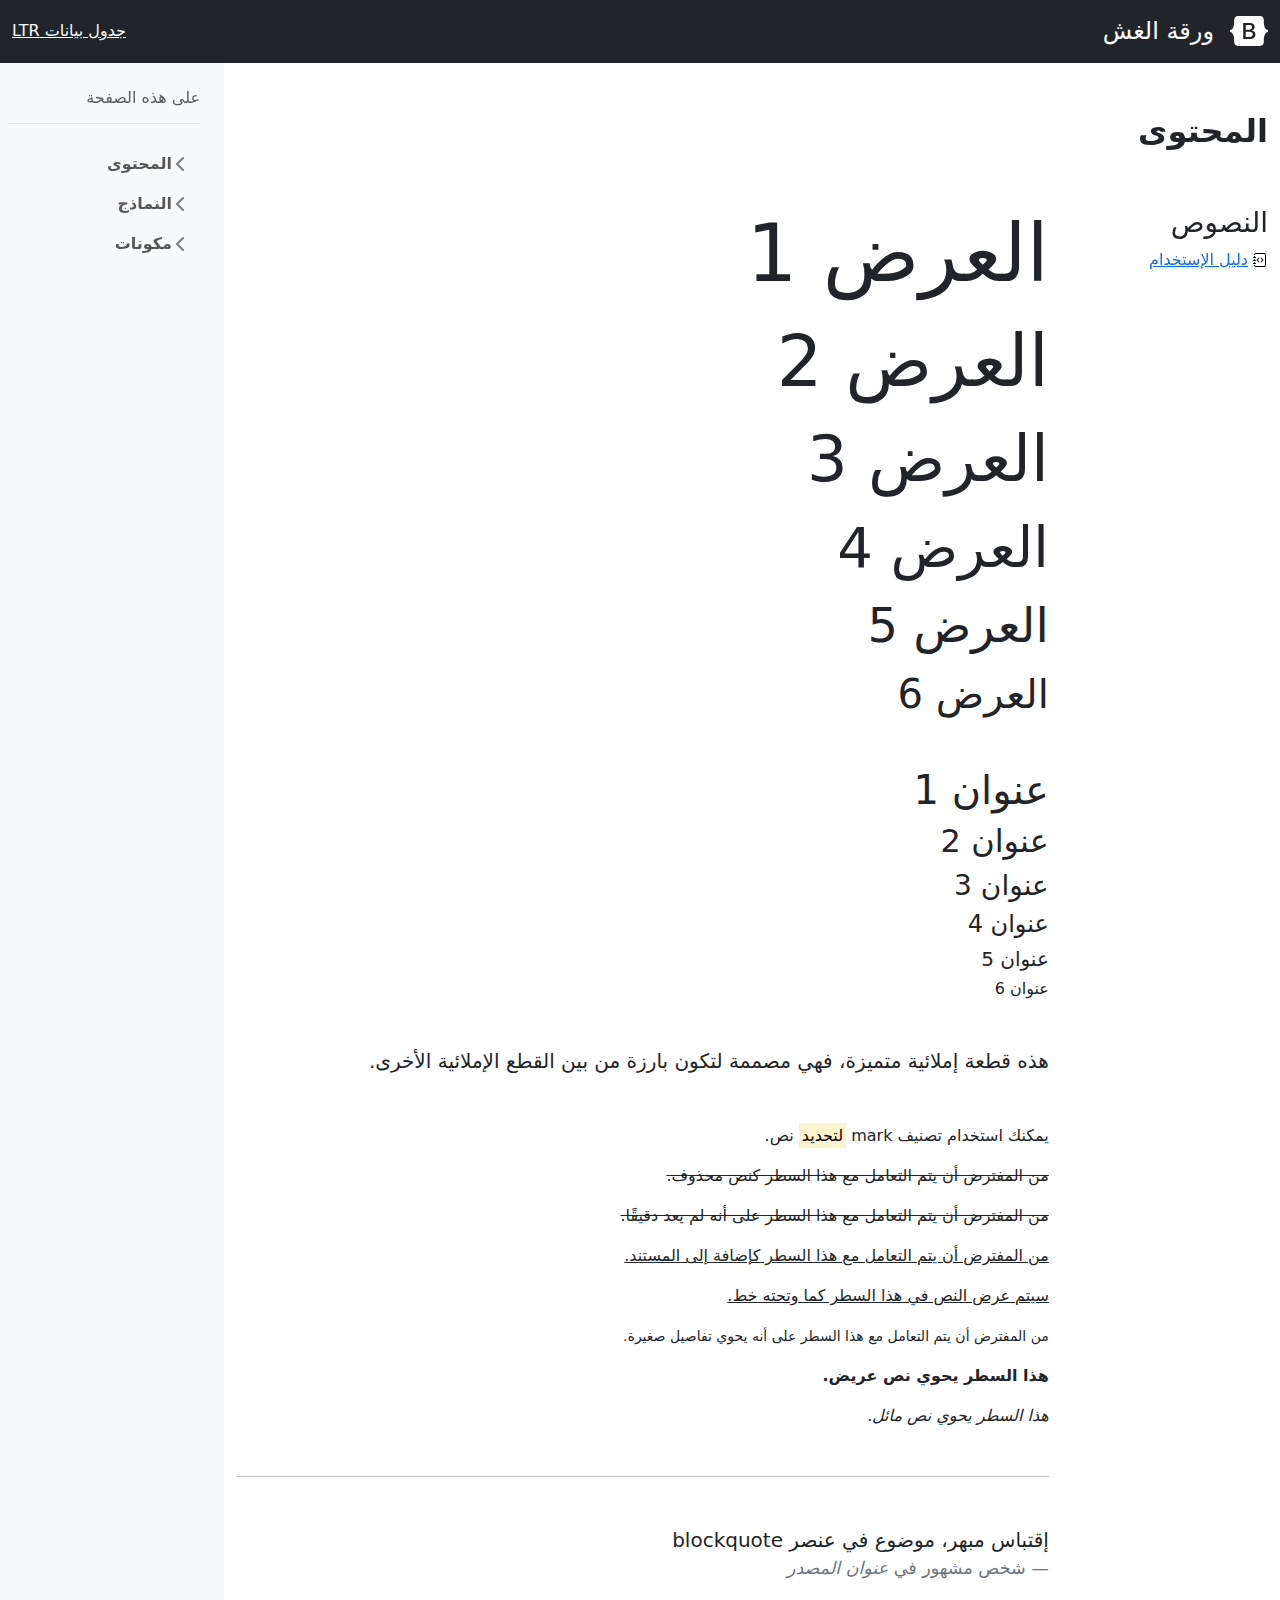
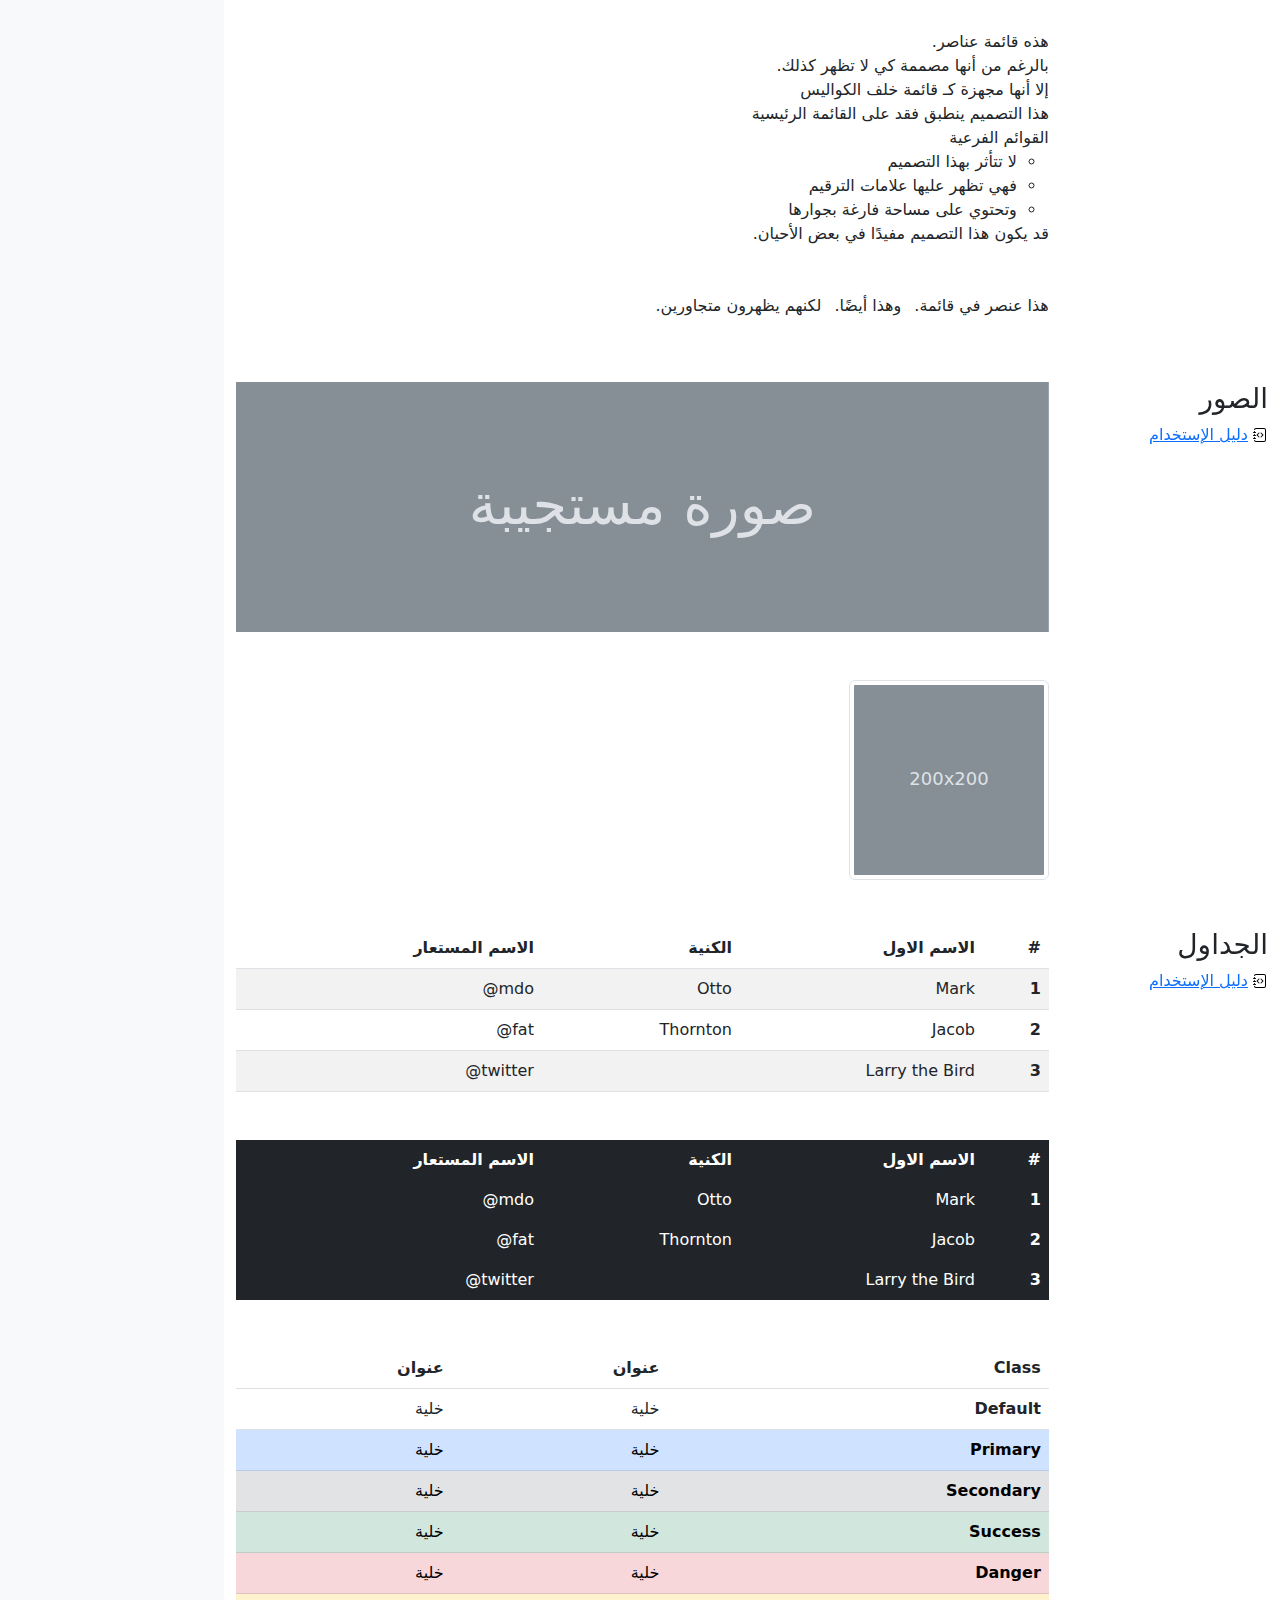
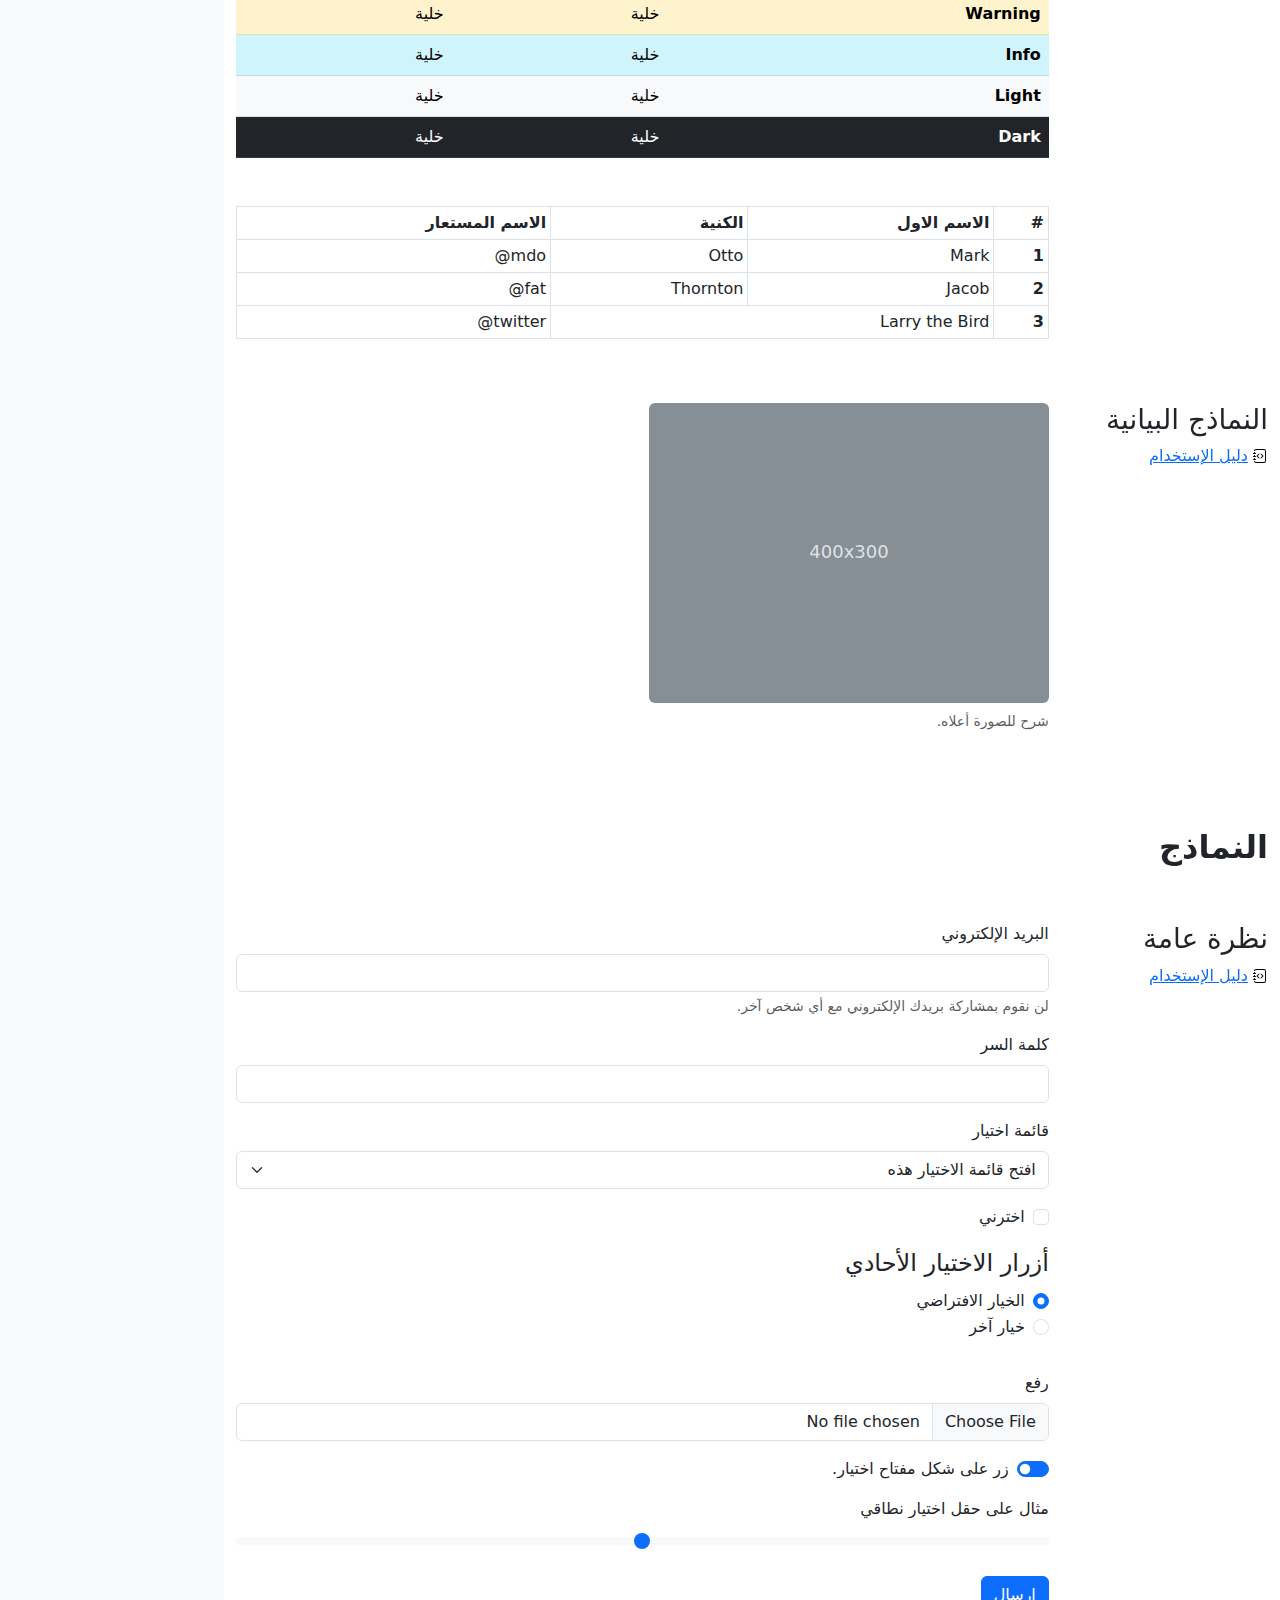
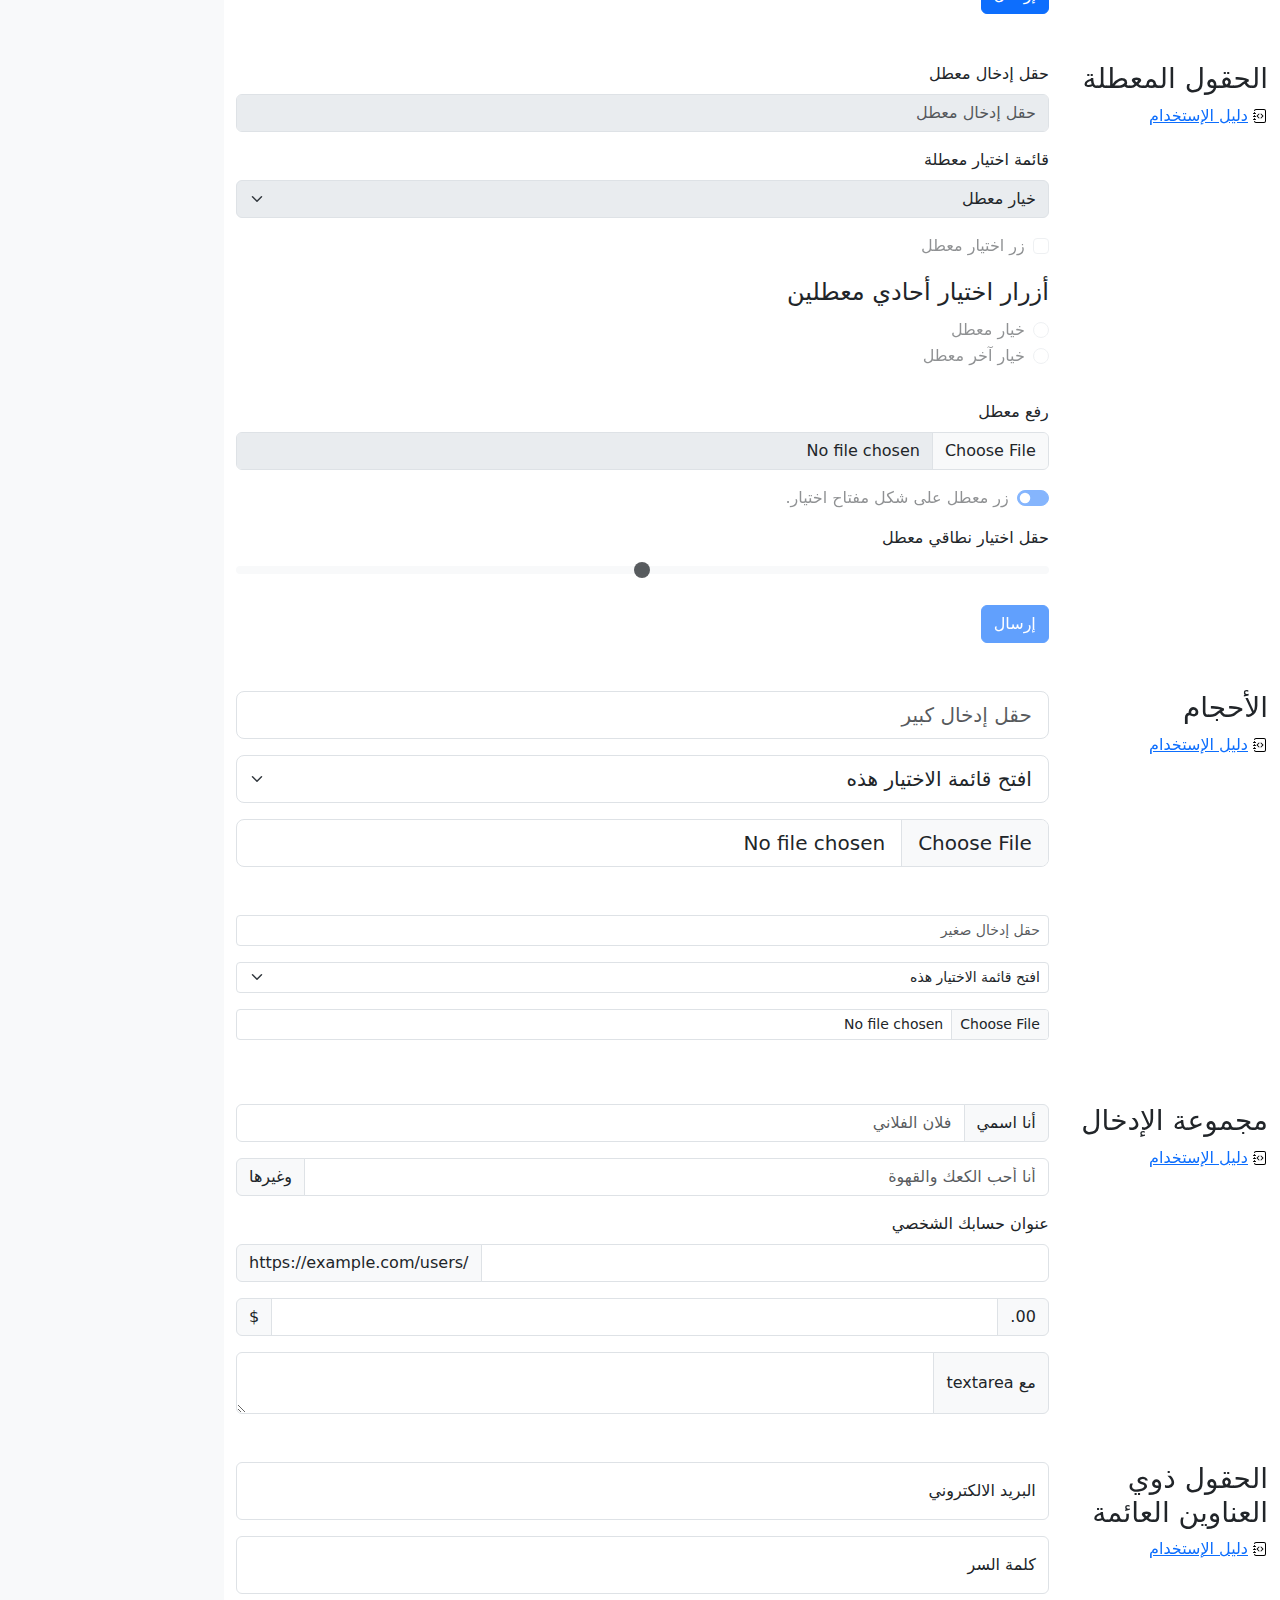
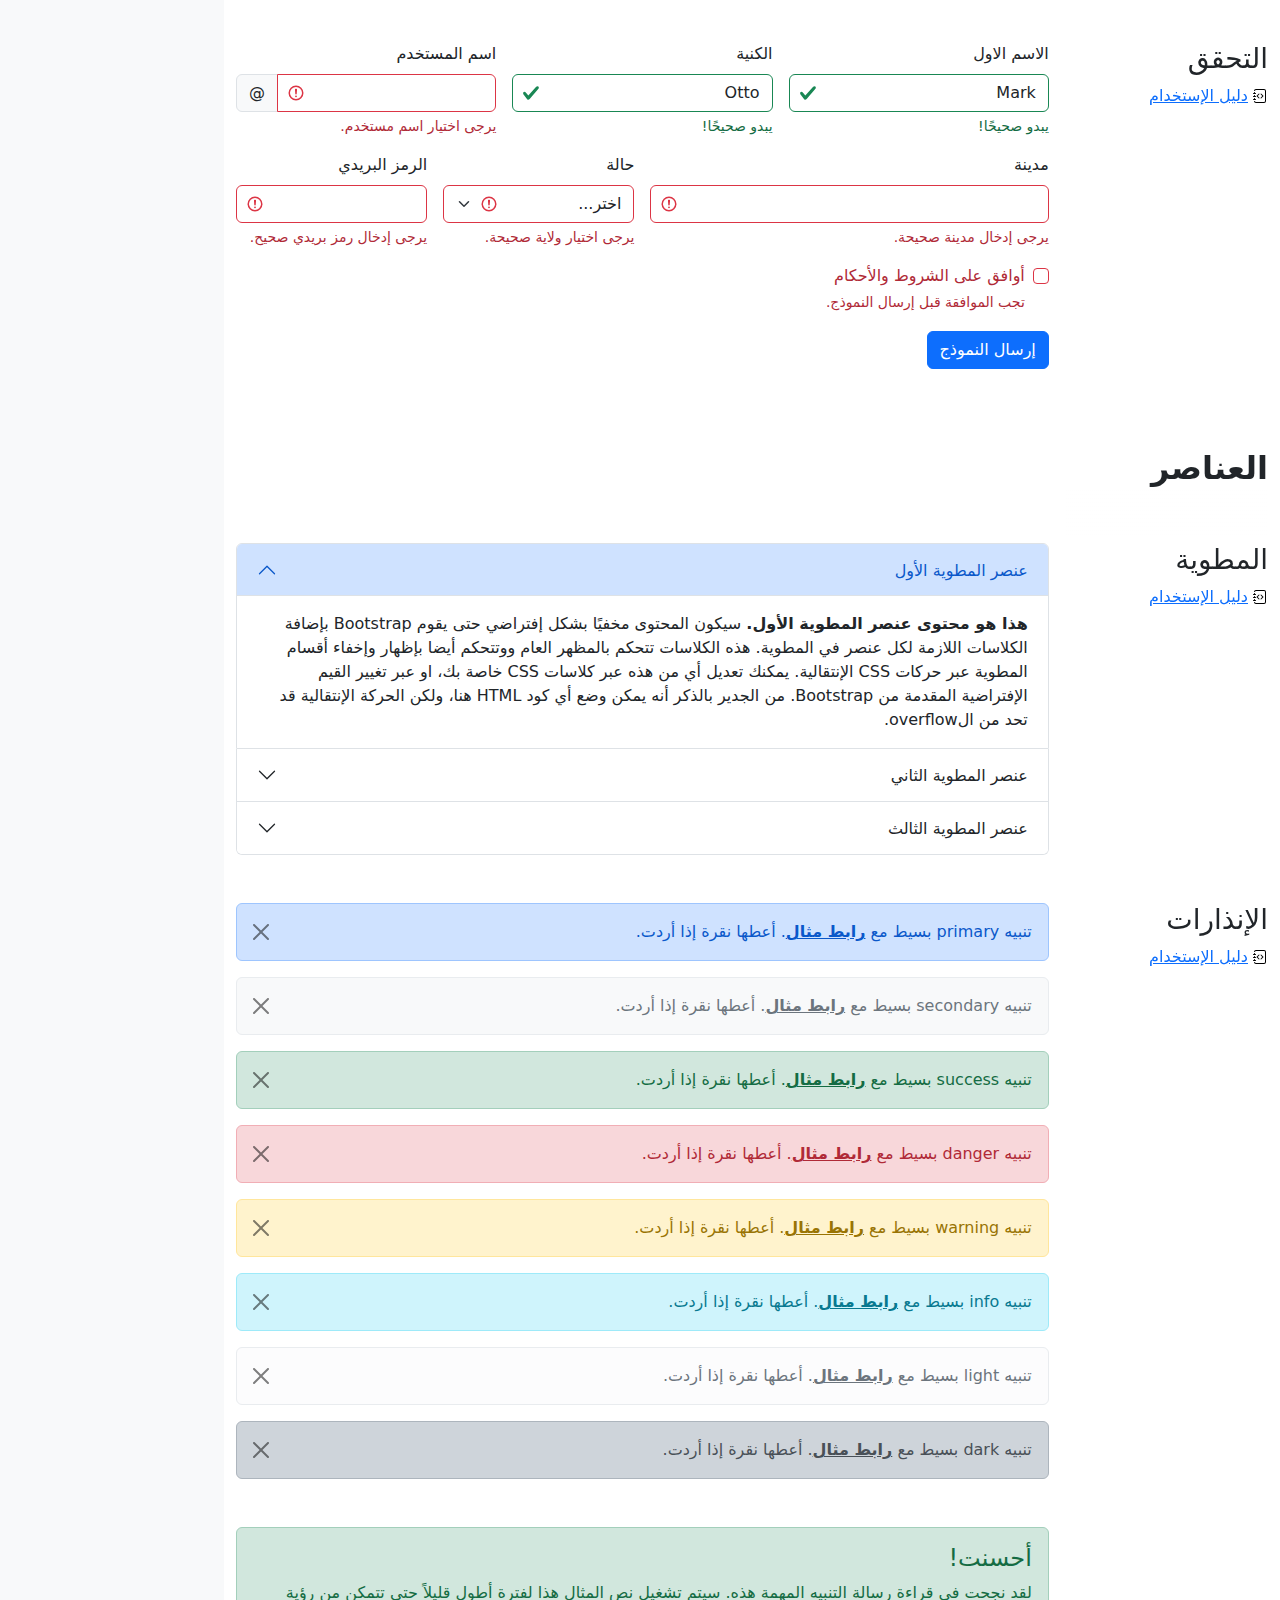
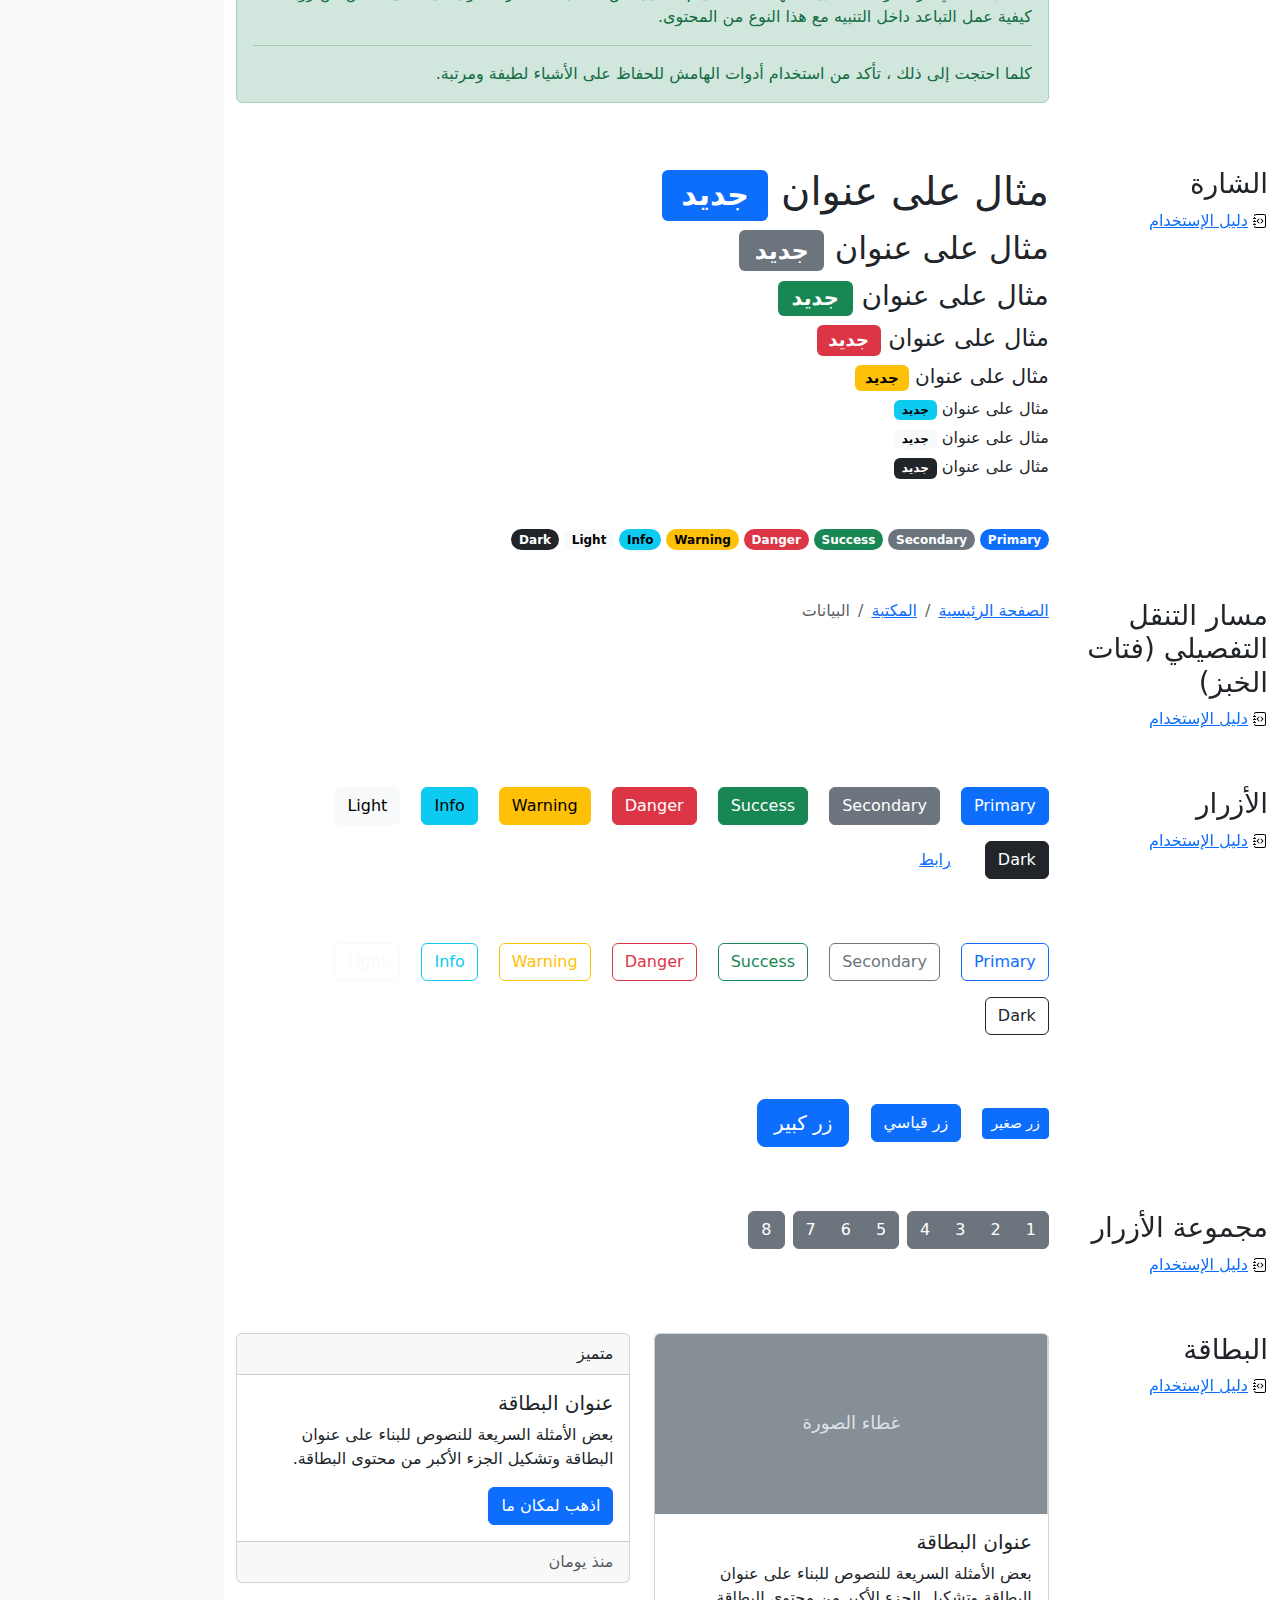
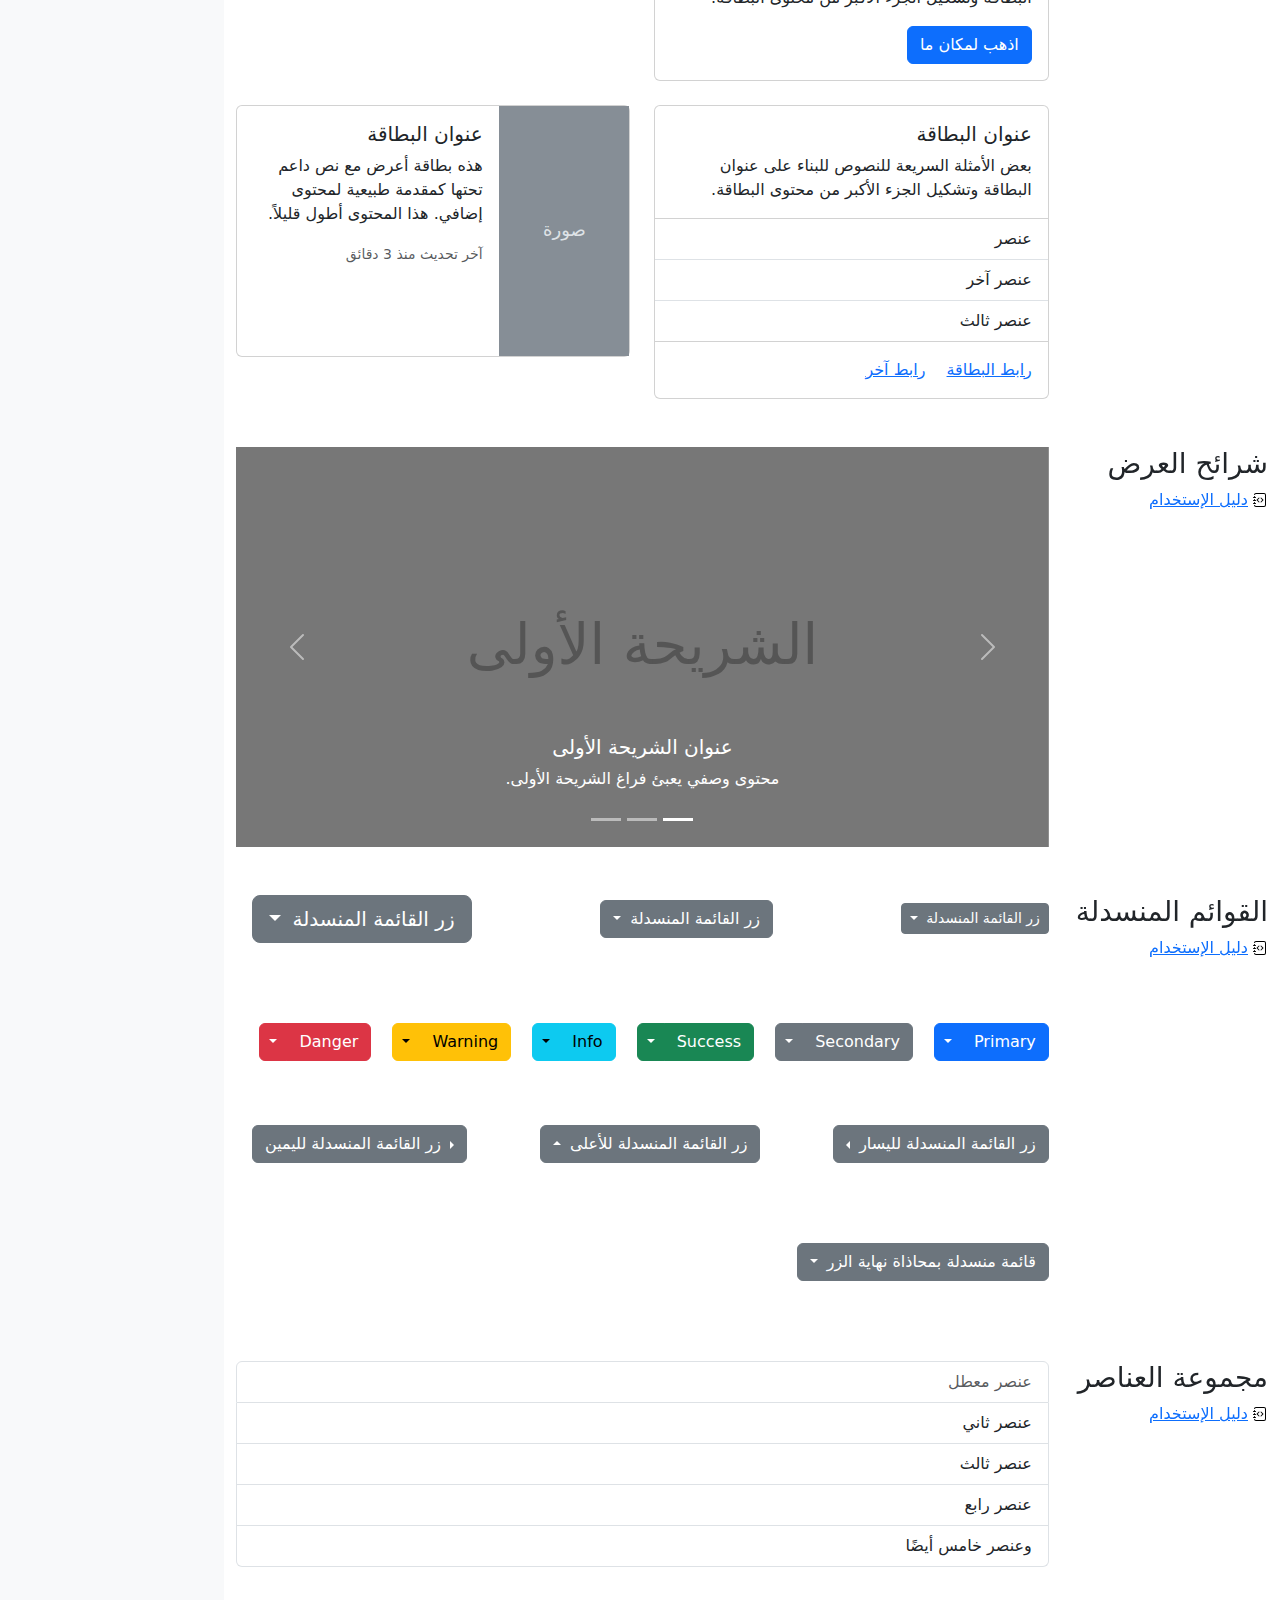
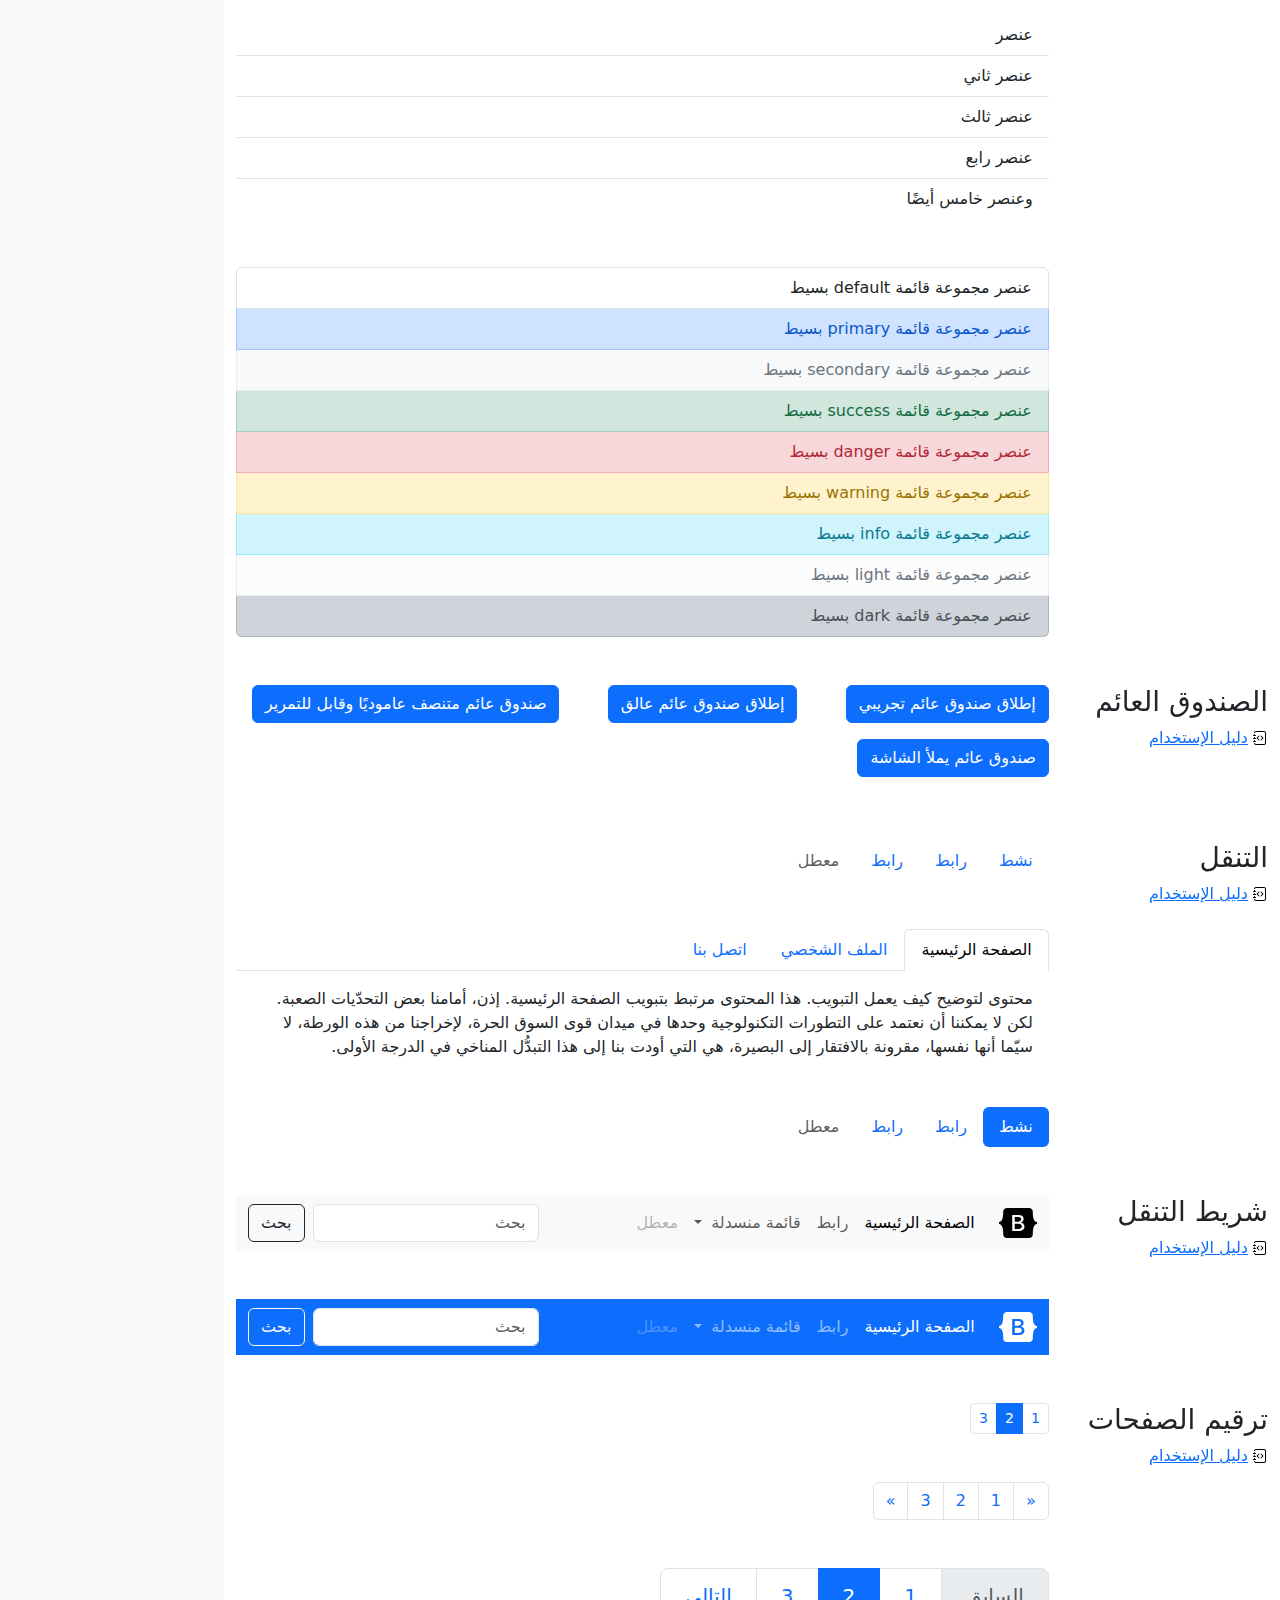
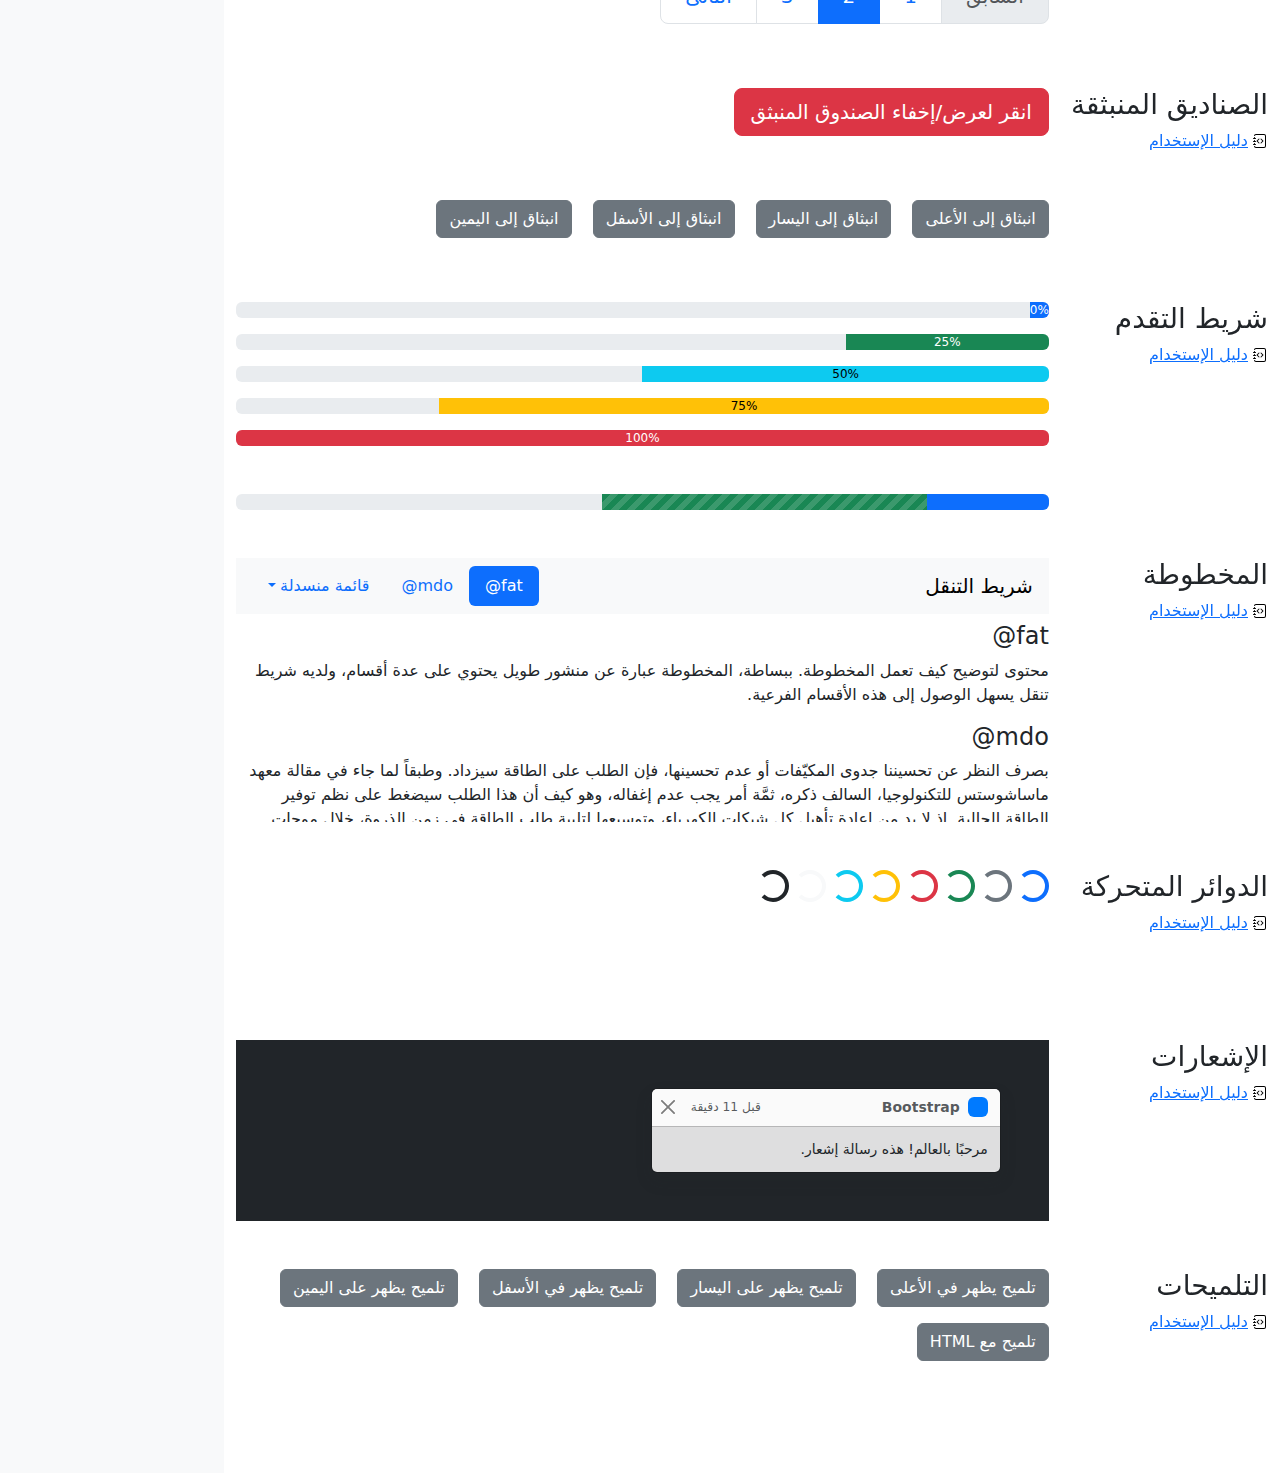
<file: bootstrap-5.3.0-alpha1-examples/cheatsheet-rtl/index.html>
<!doctype html>
<html lang="ar" dir="rtl">
  <head>
    <meta charset="utf-8">
    <meta name="viewport" content="width=device-width, initial-scale=1">
    <meta name="description" content="">
    <meta name="author" content="Mark Otto, Jacob Thornton, and Bootstrap contributors">
    <meta name="generator" content="Hugo 0.108.0">
    <title>ورقة الغش · Bootstrap v5.3</title>

    <link rel="canonical" href="https://getbootstrap.com/docs/5.3/examples/cheatsheet-rtl/">

    

    

<link href="../assets/dist/css/bootstrap.rtl.min.css" rel="stylesheet">

    <style>
      .bd-placeholder-img {
        font-size: 1.125rem;
        text-anchor: middle;
        -webkit-user-select: none;
        -moz-user-select: none;
        user-select: none;
      }

      @media (min-width: 768px) {
        .bd-placeholder-img-lg {
          font-size: 3.5rem;
        }
      }

      .b-example-divider {
        height: 3rem;
        background-color: rgba(0, 0, 0, .1);
        border: solid rgba(0, 0, 0, .15);
        border-width: 1px 0;
        box-shadow: inset 0 .5em 1.5em rgba(0, 0, 0, .1), inset 0 .125em .5em rgba(0, 0, 0, .15);
      }

      .b-example-vr {
        flex-shrink: 0;
        width: 1.5rem;
        height: 100vh;
      }

      .bi {
        vertical-align: -.125em;
        fill: currentColor;
      }

      .nav-scroller {
        position: relative;
        z-index: 2;
        height: 2.75rem;
        overflow-y: hidden;
      }

      .nav-scroller .nav {
        display: flex;
        flex-wrap: nowrap;
        padding-bottom: 1rem;
        margin-top: -1px;
        overflow-x: auto;
        text-align: center;
        white-space: nowrap;
        -webkit-overflow-scrolling: touch;
      }
    </style>

    
    <!-- Custom styles for this template -->
    <link href="../cheatsheet/cheatsheet.rtl.css" rel="stylesheet">
  </head>
  <body class="bg-light">
    
<header class="bd-header bg-dark py-3 d-flex align-items-stretch border-bottom border-dark">
  <div class="container-fluid d-flex align-items-center">
    <h1 class="d-flex align-items-center fs-4 text-white mb-0">
      <img src="../assets/brand/bootstrap-logo-white.svg" width="38" height="30" class="me-3" alt="Bootstrap">
      ورقة الغش
    </h1>
    <a href="../examples/cheatsheet/" class="ms-auto link-light" hreflang="en">جدول بيانات LTR</a>
  </div>
</header>
<aside class="bd-aside sticky-xl-top text-muted align-self-start mb-3 mb-xl-5 px-2">
  <h2 class="h6 pt-4 pb-3 mb-4 border-bottom">على هذه الصفحة</h2>
  <nav class="small" id="toc">
    <ul class="list-unstyled">
      <li class="my-2">
        <button class="btn d-inline-flex align-items-center collapsed border-0" data-bs-toggle="collapse" aria-expanded="false" data-bs-target="#contents-collapse" aria-controls="contents-collapse">المحتوى</button>
        <ul class="list-unstyled ps-3 collapse" id="contents-collapse">
          <li><a class="d-inline-flex align-items-center rounded text-decoration-none" href="#typography">النصوص</a></li>
          <li><a class="d-inline-flex align-items-center rounded text-decoration-none" href="#images">الصور</a></li>
          <li><a class="d-inline-flex align-items-center rounded text-decoration-none" href="#tables">الجداول</a></li>
          <li><a class="d-inline-flex align-items-center rounded text-decoration-none" href="#figures">النماذج البيانية</a></li>
        </ul>
      </li>
      <li class="my-2">
        <button class="btn d-inline-flex align-items-center collapsed border-0" data-bs-toggle="collapse" aria-expanded="false" data-bs-target="#forms-collapse" aria-controls="forms-collapse">النماذج</button>
        <ul class="list-unstyled ps-3 collapse" id="forms-collapse">
          <li><a class="d-inline-flex align-items-center rounded text-decoration-none" href="#overview">نظرة عامة</a></li>
          <li><a class="d-inline-flex align-items-center rounded text-decoration-none" href="#disabled-forms">الحقول المعطلة</a></li>
          <li><a class="d-inline-flex align-items-center rounded text-decoration-none" href="#sizing">الأحجام</a></li>
          <li><a class="d-inline-flex align-items-center rounded text-decoration-none" href="#input-group">مجموعة الإدخال</a></li>
          <li><a class="d-inline-flex align-items-center rounded text-decoration-none" href="#floating-labels">الحقول ذوي العناوين العائمة</a></li>
          <li><a class="d-inline-flex align-items-center rounded text-decoration-none" href="#validation">التحقق</a></li>
        </ul>
      </li>
      <li class="my-2">
        <button class="btn d-inline-flex align-items-center collapsed border-0" data-bs-toggle="collapse" aria-expanded="false" data-bs-target="#components-collapse" aria-controls="components-collapse">مكونات</button>
        <ul class="list-unstyled ps-3 collapse" id="components-collapse">
          <li><a class="d-inline-flex align-items-center rounded text-decoration-none" href="#accordion">المطوية</a></li>
          <li><a class="d-inline-flex align-items-center rounded text-decoration-none" href="#alerts">الإنذارات</a></li>
          <li><a class="d-inline-flex align-items-center rounded text-decoration-none" href="#badge">الشارة</a></li>
          <li><a class="d-inline-flex align-items-center rounded text-decoration-none" href="#breadcrumb">مسار التنقل التفصيلي</a></li>
          <li><a class="d-inline-flex align-items-center rounded text-decoration-none" href="#buttons">الأزرار</a></li>
          <li><a class="d-inline-flex align-items-center rounded text-decoration-none" href="#button-group">مجموعة الأزرار</a></li>
          <li><a class="d-inline-flex align-items-center rounded text-decoration-none" href="#card">البطاقة</a></li>
          <li><a class="d-inline-flex align-items-center rounded text-decoration-none" href="#carousel">شرائح العرض</a></li>
          <li><a class="d-inline-flex align-items-center rounded text-decoration-none" href="#dropdowns">القوائم المنسدلة</a></li>
          <li><a class="d-inline-flex align-items-center rounded text-decoration-none" href="#list-group">مجموعة العناصر</a></li>
          <li><a class="d-inline-flex align-items-center rounded text-decoration-none" href="#modal">الصندوق العائم</a></li>
          <li><a class="d-inline-flex align-items-center rounded text-decoration-none" href="#navs">التنقل</a></li>
          <li><a class="d-inline-flex align-items-center rounded text-decoration-none" href="#navbar">شريط التنقل</a></li>
          <li><a class="d-inline-flex align-items-center rounded text-decoration-none" href="#pagination">ترقيم الصفحات</a></li>
          <li><a class="d-inline-flex align-items-center rounded text-decoration-none" href="#popovers">الصناديق المنبثقة</a></li>
          <li><a class="d-inline-flex align-items-center rounded text-decoration-none" href="#progress">شريط التقدم</a></li>
          <li><a class="d-inline-flex align-items-center rounded text-decoration-none" href="#scrollspy">المخطوطة</a></li>
          <li><a class="d-inline-flex align-items-center rounded text-decoration-none" href="#spinners">الدوائر المتحركة</a></li>
          <li><a class="d-inline-flex align-items-center rounded text-decoration-none" href="#toasts">الإشعارات</a></li>
          <li><a class="d-inline-flex align-items-center rounded text-decoration-none" href="#tooltips">التلميحات</a></li>
        </ul>
      </li>
    </ul>
  </nav>
</aside>
<div class="bd-cheatsheet container-fluid bg-body">
  <section id="content">
    <h2 class="sticky-xl-top fw-bold pt-3 pt-xl-5 pb-2 pb-xl-3">المحتوى</h2>

    <article class="my-3" id="typography">
      <div class="bd-heading sticky-xl-top align-self-start mt-5 mb-3 mt-xl-0 mb-xl-2">
        <h3>النصوص</h3>
        <a class="d-flex align-items-center" hreflang="en" href="../content/typography/">دليل الإستخدام</a>
      </div>

      <div>
        <div class="bd-example-snippet bd-code-snippet"><div class="bd-example">
        <p class="display-1">العرض 1</p>
        <p class="display-2">العرض 2</p>
        <p class="display-3">العرض 3</p>
        <p class="display-4">العرض 4</p>
        <p class="display-5">العرض 5</p>
        <p class="display-6">العرض 6</p>
        </div></div>


        <div class="bd-example-snippet bd-code-snippet"><div class="bd-example">
        <p class="h1">عنوان 1</p>
        <p class="h2">عنوان 2</p>
        <p class="h3">عنوان 3</p>
        <p class="h4">عنوان 4</p>
        <p class="h5">عنوان 5</p>
        <p class="h6">عنوان 6</p>
        </div></div>


        <div class="bd-example-snippet bd-code-snippet"><div class="bd-example">
        <p class="lead">
          هذه قطعة إملائية متميزة، فهي مصممة لتكون بارزة من بين القطع الإملائية الأخرى.
        </p>
        </div></div>


        <div class="bd-example-snippet bd-code-snippet"><div class="bd-example">
        <p>يمكنك استخدام تصنيف mark <mark>لتحديد</mark> نص.</p>
        <p><del>من المفترض أن يتم التعامل مع هذا السطر كنص محذوف.</del></p>
        <p><s>من المفترض أن يتم التعامل مع هذا السطر على أنه لم يعد دقيقًا.</s></p>
        <p><ins>من المفترض أن يتم التعامل مع هذا السطر كإضافة إلى المستند.</ins></p>
        <p><u>سيتم عرض النص في هذا السطر كما وتحته خط.</u></p>
        <p><small>من المفترض أن يتم التعامل مع هذا السطر على أنه يحوي تفاصيل صغيرة.</small></p>
        <p><strong>هذا السطر يحوي نص عريض.</strong></p>
        <p><em>هذا السطر يحوي نص مائل.</em></p>
        </div></div>


        <div class="bd-example-snippet bd-code-snippet"><div class="bd-example">
        <hr>
        </div></div>


        <div class="bd-example-snippet bd-code-snippet"><div class="bd-example">
        <blockquote class="blockquote">
          <p>إقتباس مبهر، موضوع في عنصر blockquote</p>
          <footer class="blockquote-footer">شخص مشهور في <cite title= "عنوان المصدر"> عنوان المصدر </cite></footer>
        </blockquote>
        </div></div>


        <div class="bd-example-snippet bd-code-snippet"><div class="bd-example">
        <ul class="list-unstyled">
          <li>هذه قائمة عناصر.</li>
          <li>بالرغم من أنها مصممة كي لا تظهر كذلك.</li>
          <li>إلا أنها مجهزة كـ قائمة خلف الكواليس</li>
          <li>هذا التصميم ينطبق فقد على القائمة الرئيسية</li>
          <li>القوائم الفرعية
            <ul>
              <li>لا تتأثر بهذا التصميم</li>
              <li>فهي تظهر عليها علامات الترقيم</li>
              <li>وتحتوي على مساحة فارغة بجوارها</li>
            </ul>
          </li>
          <li>قد يكون هذا التصميم مفيدًا في بعض الأحيان.</li>
        </ul>
        </div></div>


        <div class="bd-example-snippet bd-code-snippet"><div class="bd-example">
        <ul class="list-inline">
          <li class="list-inline-item">هذا عنصر في قائمة.</li>
          <li class="list-inline-item">وهذا أيضًا.</li>
          <li class="list-inline-item">لكنهم يظهرون متجاورين.</li>
        </ul>
        </div></div>

      </div>
    </article>
    <article class="my-3" id="images">
      <div class="bd-heading sticky-xl-top align-self-start mt-5 mb-3 mt-xl-0 mb-xl-2">
        <h3>الصور</h3>
        <a class="d-flex align-items-center" hreflang="en" href="../content/images/">دليل الإستخدام</a>
      </div>

      <div>
        <div class="bd-example-snippet bd-code-snippet"><div class="bd-example">
        <svg class="bd-placeholder-img bd-placeholder-img-lg img-fluid" width="100%" height="250" xmlns="http://www.w3.org/2000/svg" role="img" aria-label="Placeholder: صورة مستجيبة" preserveAspectRatio="xMidYMid slice" focusable="false"><title>Placeholder</title><rect width="100%" height="100%" fill="#868e96"/><text x="50%" y="50%" fill="#dee2e6" dy=".3em">صورة مستجيبة</text></svg>
        </div></div>


        <div class="bd-example-snippet bd-code-snippet"><div class="bd-example">
        <svg class="bd-placeholder-img img-thumbnail" width="200" height="200" xmlns="http://www.w3.org/2000/svg" role="img" aria-label="صورة عنصر نائب مربع عام مع حدود بيضاء حولها ، مما يجعلها تشبه صورة تم التقاطها بكاميرا فورية قديمة: 200x200" preserveAspectRatio="xMidYMid slice" focusable="false"><title>صورة عنصر نائب مربع عام مع حدود بيضاء حولها ، مما يجعلها تشبه صورة تم التقاطها بكاميرا فورية قديمة</title><rect width="100%" height="100%" fill="#868e96"/><text x="50%" y="50%" fill="#dee2e6" dy=".3em">200x200</text></svg>
        </div></div>

      </div>
    </article>
    <article class="my-3" id="tables">
      <div class="bd-heading sticky-xl-top align-self-start mt-5 mb-3 mt-xl-0 mb-xl-2">
        <h3>الجداول</h3>
        <a class="d-flex align-items-center" hreflang="en" href="../content/tables/">دليل الإستخدام</a>
      </div>

      <div>
        <div class="bd-example-snippet bd-code-snippet"><div class="bd-example">
        <table class="table table-striped">
          <thead>
          <tr>
            <th scope="col">#</th>
            <th scope="col">الاسم الاول</th>
            <th scope="col">الكنية</th>
            <th scope="col">الاسم المستعار</th>
          </tr>
          </thead>
          <tbody>
          <tr>
            <th scope="row">1</th>
            <td>Mark</td>
            <td>Otto</td>
            <td><bdo lang="en" dir="ltr">@mdo</bdo></td>
          </tr>
          <tr>
            <th scope="row">2</th>
            <td>Jacob</td>
            <td>Thornton</td>
            <td><bdo lang="en" dir="ltr">@fat</bdo></td>
          </tr>
          <tr>
            <th scope="row">3</th>
            <td colspan="2">Larry the Bird</td>
            <td><bdo lang="en" dir="ltr">@twitter</bdo></td>
          </tr>
          </tbody>
        </table>
        </div></div>


        <div class="bd-example-snippet bd-code-snippet"><div class="bd-example">
        <table class="table table-dark table-borderless">
          <thead>
          <tr>
            <th scope="col">#</th>
            <th scope="col">الاسم الاول</th>
            <th scope="col">الكنية</th>
            <th scope="col">الاسم المستعار</th>
          </tr>
          </thead>
          <tbody>
          <tr>
            <th scope="row">1</th>
            <td>Mark</td>
            <td>Otto</td>
            <td><bdo lang="en" dir="ltr">@mdo</bdo></td>
          </tr>
          <tr>
            <th scope="row">2</th>
            <td>Jacob</td>
            <td>Thornton</td>
            <td><bdo lang="en" dir="ltr">@fat</bdo></td>
          </tr>
          <tr>
            <th scope="row">3</th>
            <td colspan="2">Larry the Bird</td>
            <td><bdo lang="en" dir="ltr">@twitter</bdo></td>
          </tr>
          </tbody>
        </table>
        </div></div>


        <div class="bd-example-snippet bd-code-snippet"><div class="bd-example">
        <table class="table table-hover">
          <thead>
          <tr>
            <th scope="col">Class</th>
            <th scope="col">عنوان</th>
            <th scope="col">عنوان</th>
          </tr>
          </thead>
          <tbody>
          <tr>
            <th scope="row">Default</th>
            <td>خلية</td>
            <td>خلية</td>
          </tr>
          
          <tr class="table-primary">
            <th scope="row">Primary</th>
            <td>خلية</td>
            <td>خلية</td>
          </tr>
          <tr class="table-secondary">
            <th scope="row">Secondary</th>
            <td>خلية</td>
            <td>خلية</td>
          </tr>
          <tr class="table-success">
            <th scope="row">Success</th>
            <td>خلية</td>
            <td>خلية</td>
          </tr>
          <tr class="table-danger">
            <th scope="row">Danger</th>
            <td>خلية</td>
            <td>خلية</td>
          </tr>
          <tr class="table-warning">
            <th scope="row">Warning</th>
            <td>خلية</td>
            <td>خلية</td>
          </tr>
          <tr class="table-info">
            <th scope="row">Info</th>
            <td>خلية</td>
            <td>خلية</td>
          </tr>
          <tr class="table-light">
            <th scope="row">Light</th>
            <td>خلية</td>
            <td>خلية</td>
          </tr>
          <tr class="table-dark">
            <th scope="row">Dark</th>
            <td>خلية</td>
            <td>خلية</td>
          </tr>
          </tbody>
        </table>
        </div></div>


        <div class="bd-example-snippet bd-code-snippet"><div class="bd-example">
        <table class="table table-sm table-bordered">
          <thead>
          <tr>
            <th scope="col">#</th>
            <th scope="col">الاسم الاول</th>
            <th scope="col">الكنية</th>
            <th scope="col">الاسم المستعار</th>
          </tr>
          </thead>
          <tbody>
          <tr>
            <th scope="row">1</th>
            <td>Mark</td>
            <td>Otto</td>
            <td><bdo lang="en" dir="ltr">@mdo</bdo></td>
          </tr>
          <tr>
            <th scope="row">2</th>
            <td>Jacob</td>
            <td>Thornton</td>
            <td><bdo lang="en" dir="ltr">@fat</bdo></td>
          </tr>
          <tr>
            <th scope="row">3</th>
            <td colspan="2">Larry the Bird</td>
            <td><bdo lang="en" dir="ltr">@twitter</bdo></td>
          </tr>
          </tbody>
        </table>
        </div></div>

      </div>
    </article>
    <article class="my-3" id="figures">
      <div class="bd-heading sticky-xl-top align-self-start mt-5 mb-3 mt-xl-0 mb-xl-2">
        <h3>النماذج البيانية</h3>
        <a class="d-flex align-items-center" hreflang="en" href="../content/figures/">دليل الإستخدام</a>
      </div>

      <div>
        <div class="bd-example-snippet bd-code-snippet"><div class="bd-example">
        <figure class="figure">
          <svg class="bd-placeholder-img figure-img img-fluid rounded" width="400" height="300" xmlns="http://www.w3.org/2000/svg" role="img" aria-label="Placeholder: 400x300" preserveAspectRatio="xMidYMid slice" focusable="false"><title>Placeholder</title><rect width="100%" height="100%" fill="#868e96"/><text x="50%" y="50%" fill="#dee2e6" dy=".3em">400x300</text></svg>
          <figcaption class="figure-caption">شرح للصورة أعلاه.</figcaption>
        </figure>
        </div></div>

      </div>
    </article>
  </section>

  <section id="forms">
    <h2 class="sticky-xl-top fw-bold pt-3 pt-xl-5 pb-2 pb-xl-3">النماذج</h2>

    <article class="my-3" id="overview">
      <div class="bd-heading sticky-xl-top align-self-start mt-5 mb-3 mt-xl-0 mb-xl-2">
        <h3>نظرة عامة</h3>
        <a class="d-flex align-items-center" hreflang="en" href="../forms/overview/">دليل الإستخدام</a>
      </div>

      <div>
        <div class="bd-example-snippet bd-code-snippet"><div class="bd-example">
        <form>
          <div class="mb-3">
            <label for="exampleInputEmail1" class="form-label">البريد الإلكتروني</label>
            <input type="email" class="form-control" id="exampleInputEmail1" aria-describedby="emailHelp">
            <div id="emailHelp" class="form-text">لن نقوم بمشاركة بريدك الإلكتروني مع أي شخص آخر.</div>
          </div>
          <div class="mb-3">
            <label for="exampleInputPassword1" class="form-label">كلمة السر</label>
            <input type="password" class="form-control" id="exampleInputPassword1">
          </div>
          <div class="mb-3">
            <label for="exampleSelect" class="form-label">قائمة اختيار</label>
            <select class="form-select" id="exampleSelect">
              <option selected>افتح قائمة الاختيار هذه</option>
              <option value="1">واحد</option>
              <option value="2">اثنان</option>
              <option value="3">ثلاثة</option>
            </select>
          </div>
          <div class="mb-3 form-check">
            <input type="checkbox" class="form-check-input" id="exampleCheck1">
            <label class="form-check-label" for="exampleCheck1">اخترني</label>
          </div>
          <fieldset class="mb-3">
            <legend>أزرار الاختيار الأحادي</legend>
            <div class="form-check">
              <input type="radio" name="radios" class="form-check-input" id="exampleRadio1" checked>
              <label class="form-check-label" for="exampleRadio1">الخيار الافتراضي</label>
            </div>
            <div class="mb-3 form-check">
              <input type="radio" name="radios" class="form-check-input" id="exampleRadio2">
              <label class="form-check-label" for="exampleRadio2">خيار آخر</label>
            </div>
          </fieldset>
          <div class="mb-3">
            <label class="form-label" for="customFile">رفع</label>
            <input type="file" class="form-control" id="customFile">
          </div>
          <div class="mb-3 form-check form-switch">
            <input class="form-check-input" type="checkbox" role="switch" id="flexSwitchCheckChecked" checked>
            <label class="form-check-label" for="flexSwitchCheckChecked">زر على شكل مفتاح اختيار.</label>
          </div>
          <div class="mb-3">
            <label for="customRange3" class="form-label">مثال على حقل اختيار نطاقي</label>
            <input type="range" class="form-range" min="0" max="5" step="0.5" id="customRange3">
          </div>
          <button type="submit" class="btn btn-primary">إرسال</button>
        </form>
        </div></div>

      </div>
    </article>
    <article class="my-3" id="disabled-forms">
      <div class="bd-heading sticky-xl-top align-self-start mt-5 mb-3 mt-xl-0 mb-xl-2">
        <h3>الحقول المعطلة</h3>
        <a class="d-flex align-items-center" hreflang="en" href="../forms/overview/#disabled-forms">دليل الإستخدام</a>
      </div>

      <div>
        <div class="bd-example-snippet bd-code-snippet"><div class="bd-example">
        <form>
          <fieldset disabled aria-label="مثال على مجموعة الحقول المعطلة">
            <div class="mb-3">
              <label for="disabledTextInput" class="form-label">حقل إدخال معطل</label>
              <input type="text" id="disabledTextInput" class="form-control" placeholder="حقل إدخال معطل">
            </div>
            <div class="mb-3">
              <label for="disabledSelect" class="form-label">قائمة اختيار معطلة</label>
              <select id="disabledSelect" class="form-select">
                <option>خيار معطل</option>
              </select>
            </div>
            <div class="mb-3">
              <div class="form-check">
                <input class="form-check-input" type="checkbox" id="disabledFieldsetCheck" disabled>
                <label class="form-check-label" for="disabledFieldsetCheck">
                  زر اختيار معطل
                </label>
              </div>
            </div>
            <fieldset class="mb-3">
              <legend>أزرار اختيار أحادي معطلين</legend>
              <div class="form-check">
                <input type="radio" name="radios" class="form-check-input" id="disabledRadio1" disabled>
                <label class="form-check-label" for="disabledRadio1">خيار معطل</label>
              </div>
              <div class="mb-3 form-check">
                <input type="radio" name="radios" class="form-check-input" id="disabledRadio2" disabled>
                <label class="form-check-label" for="disabledRadio2">خيار آخر معطل</label>
              </div>
            </fieldset>
            <div class="mb-3">
              <label class="form-label" for="disabledCustomFile">رفع معطل</label>
              <input type="file" class="form-control" id="disabledCustomFile" disabled>
            </div>
            <div class="mb-3 form-check form-switch">
              <input class="form-check-input" type="checkbox" role="switch" id="disabledSwitchCheckChecked" checked disabled>
              <label class="form-check-label" for="disabledSwitchCheckChecked">زر معطل على شكل مفتاح اختيار.</label>
            </div>
            <div class="mb-3">
              <label for="disabledRange" class="form-label">حقل اختيار نطاقي معطل</label>
              <input type="range" class="form-range" min="0" max="5" step="0.5" id="disabledRange">
            </div>
            <button type="submit" class="btn btn-primary">إرسال</button>
          </fieldset>
        </form>
        </div></div>

      </div>
    </article>
    <article class="my-3" id="sizing">
      <div class="bd-heading sticky-xl-top align-self-start mt-5 mb-3 mt-xl-0 mb-xl-2">
        <h3>الأحجام</h3>
        <a class="d-flex align-items-center" hreflang="en" href="../forms/form-control/#sizing">دليل الإستخدام</a>
      </div>

      <div>
        <div class="bd-example-snippet bd-code-snippet"><div class="bd-example">
        <div class="mb-3">
          <input class="form-control form-control-lg" type="text" placeholder="حقل إدخال كبير" aria-label=".form-control-lg مثال">
        </div>
        <div class="mb-3">
          <select class="form-select form-select-lg" aria-label=".form-select-lg مثال">
            <option selected>افتح قائمة الاختيار هذه</option>
            <option value="1">واحد</option>
            <option value="2">اثنان</option>
            <option value="3">ثلاثة</option>
          </select>
        </div>
        <div class="mb-3">
          <input type="file" class="form-control form-control-lg" aria-label="مثال على إدخال ملف كبير">
        </div>
        </div></div>


        <div class="bd-example-snippet bd-code-snippet"><div class="bd-example">
        <div class="mb-3">
          <input class="form-control form-control-sm" type="text" placeholder="حقل إدخال صغير" aria-label=".form-control-sm مثال">
        </div>
        <div class="mb-3">
          <select class="form-select form-select-sm" aria-label=".form-select-sm مثال">
            <option selected>افتح قائمة الاختيار هذه</option>
            <option value="1">واحد</option>
            <option value="2">اثنان</option>
            <option value="3">ثلاثة</option>
          </select>
        </div>
        <div class="mb-3">
          <input type="file" class="form-control form-control-sm" aria-label="مثال على إدخال ملف صغير">
        </div>
        </div></div>

      </div>
    </article>
    <article class="my-3" id="input-group">
      <div class="bd-heading sticky-xl-top align-self-start mt-5 mb-3 mt-xl-0 mb-xl-2">
        <h3>مجموعة الإدخال</h3>
        <a class="d-flex align-items-center" hreflang="en" href="../forms/input-group/">دليل الإستخدام</a>
      </div>

      <div>
        <div class="bd-example-snippet bd-code-snippet"><div class="bd-example">
        <div class="input-group mb-3">
          <span class="input-group-text" id="basic-addon1">أنا اسمي</span>
          <input type="text" class="form-control" placeholder="فلان الفلاني" aria-label="الاسم" aria-describedby="basic-addon1">
        </div>
        <div class="input-group mb-3">
          <input type="text" class="form-control" placeholder="أنا أحب الكعك والقهوة" aria-label="الطعام المفضل" aria-describedby="basic-addon2">
          <span class="input-group-text" id="basic-addon2">وغيرها</span>
        </div>
        <label for="basic-url" class="form-label">عنوان حسابك الشخصي</label>
        <div class="input-group mb-3">
          <input type="text" class="form-control" id="basic-url" aria-describedby="basic-addon3">
          <span class="input-group-text" id="basic-addon3"><bdo lang="en" dir="ltr">https://example.com/users/</bdo></span>
        </div>
        <div class="input-group mb-3">
          <span class="input-group-text"><bdo lang="en" dir="ltr">.00</bdo></span>
          <input type="text" class="form-control" aria-label="المبلغ (لأقرب دولار)">
          <span class="input-group-text">$</span>
        </div>
        <div class="input-group">
          <span class="input-group-text">مع textarea</span>
          <textarea class="form-control" aria-label="مع textarea"></textarea>
        </div>
        </div></div>

      </div>
    </article>
    <article class="my-3" id="floating-labels">
      <div class="bd-heading sticky-xl-top align-self-start mt-5 mb-3 mt-xl-0 mb-xl-2">
        <h3>الحقول ذوي العناوين العائمة</h3>
        <a class="d-flex align-items-center" href="../forms/floating-labels/">دليل الإستخدام</a>
      </div>

      <div>
        <div class="bd-example-snippet bd-code-snippet"><div class="bd-example">
        <form>
          <div class="form-floating mb-3">
            <input type="email" class="form-control" id="floatingInput" placeholder="name@example.com">
            <label for="floatingInput">البريد الالكتروني</label>
          </div>
          <div class="form-floating">
            <input type="password" class="form-control" id="floatingPassword" placeholder="كلمة السر">
            <label for="floatingPassword">كلمة السر</label>
          </div>
        </form>
        </div></div>

      </div>
    </article>
    <article class="my-3" id="validation">
      <div class="bd-heading sticky-xl-top align-self-start mt-5 mb-3 mt-xl-0 mb-xl-2">
        <h3>التحقق</h3>
        <a class="d-flex align-items-center" hreflang="en" href="../forms/validation/">دليل الإستخدام</a>
      </div>

      <div>
        <div class="bd-example-snippet bd-code-snippet"><div class="bd-example">
        <form class="row g-3">
          <div class="col-md-4">
            <label for="validationServer01" class="form-label">الاسم الاول</label>
            <input type="text" class="form-control is-valid" id="validationServer01" value="Mark" required>
            <div class="valid-feedback">
              يبدو صحيحًا!
            </div>
          </div>
          <div class="col-md-4">
            <label for="validationServer02" class="form-label">الكنية</label>
            <input type="text" class="form-control is-valid" id="validationServer02" value="Otto" required>
            <div class="valid-feedback">
              يبدو صحيحًا!
            </div>
          </div>
          <div class="col-md-4">
            <label for="validationServerUsername" class="form-label">اسم المستخدم</label>
            <div class="input-group has-validation">
              <input type="text" class="form-control is-invalid" id="validationServerUsername" aria-describedby="inputGroupPrepend3" required>
              <span class="input-group-text" id="inputGroupPrepend3">@</span>
              <div class="invalid-feedback">
                يرجى اختيار اسم مستخدم.
              </div>
            </div>
          </div>
          <div class="col-md-6">
            <label for="validationServer03" class="form-label">مدينة</label>
            <input type="text" class="form-control is-invalid" id="validationServer03" required>
            <div class="invalid-feedback">
              يرجى إدخال مدينة صحيحة.
            </div>
          </div>
          <div class="col-md-3">
            <label for="validationServer04" class="form-label">حالة</label>
            <select class="form-select is-invalid" id="validationServer04" required>
              <option selected disabled value="">اختر...</option>
              <option>...</option>
            </select>
            <div class="invalid-feedback">
              يرجى اختيار ولاية صحيحة.
            </div>
          </div>
          <div class="col-md-3">
            <label for="validationServer05" class="form-label">الرمز البريدي</label>
            <input type="text" class="form-control is-invalid" id="validationServer05" required>
            <div class="invalid-feedback">
              يرجى إدخال رمز بريدي صحيح.
            </div>
          </div>
          <div class="col-12">
            <div class="form-check">
              <input class="form-check-input is-invalid" type="checkbox" value="" id="invalidCheck3" required>
              <label class="form-check-label" for="invalidCheck3">
                أوافق على الشروط والأحكام
              </label>
              <div class="invalid-feedback">
                تجب الموافقة قبل إرسال النموذج.
              </div>
            </div>
          </div>
          <div class="col-12">
            <button class="btn btn-primary" type="submit">إرسال النموذج</button>
          </div>
        </form>
        </div></div>

      </div>
    </article>
  </section>

  <section id="components">
    <h2 class="sticky-xl-top fw-bold pt-3 pt-xl-5 pb-2 pb-xl-3">العناصر</h2>

    <article class="my-3" id="accordion">
      <div class="bd-heading sticky-xl-top align-self-start mt-5 mb-3 mt-xl-0 mb-xl-2">
        <h3>المطوية</h3>
        <a class="d-flex align-items-center" hreflang="en" href="../components/accordion/">دليل الإستخدام</a>
      </div>

      <div>
        <div class="bd-example-snippet bd-code-snippet"><div class="bd-example">
        <div class="accordion" id="accordionExample">
          <div class="accordion-item">
            <h4 class="accordion-header" id="headingOne">
              <button class="accordion-button" type="button" data-bs-toggle="collapse" data-bs-target="#collapseOne" aria-expanded="true" aria-controls="collapseOne">
                عنصر المطوية الأول
              </button>
            </h4>
            <div id="collapseOne" class="accordion-collapse collapse show" aria-labelledby="headingOne" data-bs-parent="#accordionExample">
              <div class="accordion-body">
                <strong>هذا هو محتوى عنصر المطوية الأول.</strong> سيكون المحتوى مخفيًا بشكل إفتراضي حتى يقوم Bootstrap بإضافة الكلاسات اللازمة لكل عنصر في المطوية. هذه الكلاسات تتحكم بالمظهر العام ووتتحكم أيضا بإظهار وإخفاء أقسام المطوية عبر حركات CSS الإنتقالية. يمكنك تعديل أي من هذه عبر كلاسات CSS خاصة بك، او عبر تغيير القيم الإفتراضية المقدمة من Bootstrap. من الجدير بالذكر أنه يمكن وضع أي كود HTML هنا، ولكن الحركة الإنتقالية قد تحد من الoverflow.
              </div>
            </div>
          </div>
          <div class="accordion-item">
            <h4 class="accordion-header" id="headingTwo">
              <button class="accordion-button collapsed" type="button" data-bs-toggle="collapse" data-bs-target="#collapseTwo" aria-expanded="false" aria-controls="collapseTwo">
                عنصر المطوية الثاني
              </button>
            </h4>
            <div id="collapseTwo" class="accordion-collapse collapse" aria-labelledby="headingTwo" data-bs-parent="#accordionExample">
              <div class="accordion-body">
                <strong>هذا هو محتوى عنصر المطوية الثاني.</strong> سيكون المحتوى مخفيًا بشكل إفتراضي حتى يقوم Bootstrap بإضافة الكلاسات اللازمة لكل عنصر في المطوية. هذه الكلاسات تتحكم بالمظهر العام ووتتحكم أيضا بإظهار وإخفاء أقسام المطوية عبر حركات CSS الإنتقالية. يمكنك تعديل أي من هذه عبر كلاسات CSS خاصة بك، او عبر تغيير القيم الإفتراضية المقدمة من Bootstrap. من الجدير بالذكر أنه يمكن وضع أي كود HTML هنا، ولكن الحركة الإنتقالية قد تحد من الoverflow.
              </div>
            </div>
          </div>
          <div class="accordion-item">
            <h4 class="accordion-header" id="headingThree">
              <button class="accordion-button collapsed" type="button" data-bs-toggle="collapse" data-bs-target="#collapseThree" aria-expanded="false" aria-controls="collapseThree">
                عنصر المطوية الثالث
              </button>
            </h4>
            <div id="collapseThree" class="accordion-collapse collapse" aria-labelledby="headingThree" data-bs-parent="#accordionExample">
              <div class="accordion-body">
                <strong>هذا هو محتوى عنصر المطوية الثالث.</strong> سيكون المحتوى مخفيًا بشكل إفتراضي حتى يقوم Bootstrap بإضافة الكلاسات اللازمة لكل عنصر في المطوية. هذه الكلاسات تتحكم بالمظهر العام ووتتحكم أيضا بإظهار وإخفاء أقسام المطوية عبر حركات CSS الإنتقالية. يمكنك تعديل أي من هذه عبر كلاسات CSS خاصة بك، او عبر تغيير القيم الإفتراضية المقدمة من Bootstrap. من الجدير بالذكر أنه يمكن وضع أي كود HTML هنا، ولكن الحركة الإنتقالية قد تحد من الoverflow.
              </div>
            </div>
          </div>
        </div>
        </div></div>

      </div>
    </article>
    <article class="my-3" id="alerts">
      <div class="bd-heading sticky-xl-top align-self-start mt-5 mb-3 mt-xl-0 mb-xl-2">
        <h3>الإنذارات</h3>
        <a class="d-flex align-items-center" hreflang="en" href="../components/alerts/">دليل الإستخدام</a>
      </div>

      <div>
        <div class="bd-example-snippet bd-code-snippet"><div class="bd-example">
        
        <div class="alert alert-primary alert-dismissible fade show" role="alert">
          تنبيه primary بسيط مع <a href="#" class="alert-link">رابط مثال</a>. أعطها نقرة إذا أردت.
          <button type="button" class="btn-close" data-bs-dismiss="alert" aria-label="قريب"></button>
        </div>
        <div class="alert alert-secondary alert-dismissible fade show" role="alert">
          تنبيه secondary بسيط مع <a href="#" class="alert-link">رابط مثال</a>. أعطها نقرة إذا أردت.
          <button type="button" class="btn-close" data-bs-dismiss="alert" aria-label="قريب"></button>
        </div>
        <div class="alert alert-success alert-dismissible fade show" role="alert">
          تنبيه success بسيط مع <a href="#" class="alert-link">رابط مثال</a>. أعطها نقرة إذا أردت.
          <button type="button" class="btn-close" data-bs-dismiss="alert" aria-label="قريب"></button>
        </div>
        <div class="alert alert-danger alert-dismissible fade show" role="alert">
          تنبيه danger بسيط مع <a href="#" class="alert-link">رابط مثال</a>. أعطها نقرة إذا أردت.
          <button type="button" class="btn-close" data-bs-dismiss="alert" aria-label="قريب"></button>
        </div>
        <div class="alert alert-warning alert-dismissible fade show" role="alert">
          تنبيه warning بسيط مع <a href="#" class="alert-link">رابط مثال</a>. أعطها نقرة إذا أردت.
          <button type="button" class="btn-close" data-bs-dismiss="alert" aria-label="قريب"></button>
        </div>
        <div class="alert alert-info alert-dismissible fade show" role="alert">
          تنبيه info بسيط مع <a href="#" class="alert-link">رابط مثال</a>. أعطها نقرة إذا أردت.
          <button type="button" class="btn-close" data-bs-dismiss="alert" aria-label="قريب"></button>
        </div>
        <div class="alert alert-light alert-dismissible fade show" role="alert">
          تنبيه light بسيط مع <a href="#" class="alert-link">رابط مثال</a>. أعطها نقرة إذا أردت.
          <button type="button" class="btn-close" data-bs-dismiss="alert" aria-label="قريب"></button>
        </div>
        <div class="alert alert-dark alert-dismissible fade show" role="alert">
          تنبيه dark بسيط مع <a href="#" class="alert-link">رابط مثال</a>. أعطها نقرة إذا أردت.
          <button type="button" class="btn-close" data-bs-dismiss="alert" aria-label="قريب"></button>
        </div>
        </div></div>


        <div class="bd-example-snippet bd-code-snippet"><div class="bd-example">
        <div class="alert alert-success" role="alert">
          <h4 class="alert-heading">أحسنت!</h4>
          <p>لقد نجحت في قراءة رسالة التنبيه المهمة هذه. سيتم تشغيل نص المثال هذا لفترة أطول قليلاً حتى تتمكن من رؤية كيفية عمل التباعد داخل التنبيه مع هذا النوع من المحتوى.</p>
          <hr>
          <p class="mb-0">كلما احتجت إلى ذلك ، تأكد من استخدام أدوات الهامش للحفاظ على الأشياء لطيفة ومرتبة.</p>
        </div>
        </div></div>

      </div>
    </article>
    <article class="my-3" id="badge">
      <div class="bd-heading sticky-xl-top align-self-start mt-5 mb-3 mt-xl-0 mb-xl-2">
        <h3>الشارة</h3>
        <a class="d-flex align-items-center" hreflang="en" href="../components/badge/">دليل الإستخدام</a>
      </div>

      <div>
        <div class="bd-example-snippet bd-code-snippet"><div class="bd-example">
        <p class="h1">مثال على عنوان <span class="badge bg-primary">جديد</span></p>
        <p class="h2">مثال على عنوان <span class="badge bg-secondary">جديد</span></p>
        <p class="h3">مثال على عنوان <span class="badge bg-success">جديد</span></p>
        <p class="h4">مثال على عنوان <span class="badge bg-danger">جديد</span></p>
        <p class="h5">مثال على عنوان <span class="badge text-bg-warning">جديد</span></p>
        <p class="h6">مثال على عنوان <span class="badge text-bg-info">جديد</span></p>
        <p class="h6">مثال على عنوان <span class="badge text-bg-light">جديد</span></p>
        <p class="h6">مثال على عنوان <span class="badge bg-dark">جديد</span></p>
        </div></div>


        <div class="bd-example-snippet bd-code-snippet"><div class="bd-example">
        
        <span class="badge rounded-pill bg-primary">Primary</span>
        <span class="badge rounded-pill bg-secondary">Secondary</span>
        <span class="badge rounded-pill bg-success">Success</span>
        <span class="badge rounded-pill bg-danger">Danger</span>
        <span class="badge rounded-pill text-bg-warning">Warning</span>
        <span class="badge rounded-pill text-bg-info">Info</span>
        <span class="badge rounded-pill text-bg-light">Light</span>
        <span class="badge rounded-pill bg-dark">Dark</span>
        </div></div>

      </div>
    </article>
    <article class="my-3" id="breadcrumb">
      <div class="bd-heading sticky-xl-top align-self-start mt-5 mb-3 mt-xl-0 mb-xl-2">
        <h3>مسار التنقل التفصيلي (فتات الخبز)</h3>
        <a class="d-flex align-items-center" hreflang="en" href="../components/breadcrumb/">دليل الإستخدام</a>
      </div>

      <div>
        <div class="bd-example-snippet bd-code-snippet"><div class="bd-example">
        <nav aria-label="فتات الخبز">
          <ol class="breadcrumb">
            <li class="breadcrumb-item"><a href="#">الصفحة الرئيسية</a></li>
            <li class="breadcrumb-item"><a href="#">المكتبة</a></li>
            <li class="breadcrumb-item active" aria-current="page">البيانات</li>
          </ol>
        </nav>
        </div></div>

      </div>
    </article>
    <article class="my-3" id="buttons">
      <div class="bd-heading sticky-xl-top align-self-start mt-5 mb-3 mt-xl-0 mb-xl-2">
        <h3>الأزرار</h3>
        <a class="d-flex align-items-center" hreflang="en" href="../components/buttons/">دليل الإستخدام</a>
      </div>

      <div>
        <div class="bd-example-snippet bd-code-snippet"><div class="bd-example">
        
        <button type="button" class="btn btn-primary">Primary</button>
        <button type="button" class="btn btn-secondary">Secondary</button>
        <button type="button" class="btn btn-success">Success</button>
        <button type="button" class="btn btn-danger">Danger</button>
        <button type="button" class="btn btn-warning">Warning</button>
        <button type="button" class="btn btn-info">Info</button>
        <button type="button" class="btn btn-light">Light</button>
        <button type="button" class="btn btn-dark">Dark</button>

        <button type="button" class="btn btn-link">رابط</button>
        </div></div>


        <div class="bd-example-snippet bd-code-snippet"><div class="bd-example">
        
        <button type="button" class="btn btn-outline-primary">Primary</button>
        <button type="button" class="btn btn-outline-secondary">Secondary</button>
        <button type="button" class="btn btn-outline-success">Success</button>
        <button type="button" class="btn btn-outline-danger">Danger</button>
        <button type="button" class="btn btn-outline-warning">Warning</button>
        <button type="button" class="btn btn-outline-info">Info</button>
        <button type="button" class="btn btn-outline-light">Light</button>
        <button type="button" class="btn btn-outline-dark">Dark</button>
        </div></div>


        <div class="bd-example-snippet bd-code-snippet"><div class="bd-example">
        <button type="button" class="btn btn-primary btn-sm">زر صغير</button>
        <button type="button" class="btn btn-primary">زر قياسي</button>
        <button type="button" class="btn btn-primary btn-lg">زر كبير</button>
        </div></div>

      </div>
    </article>
    <article class="my-3" id="button-group">
      <div class="bd-heading sticky-xl-top align-self-start mt-5 mb-3 mt-xl-0 mb-xl-2">
        <h3>مجموعة الأزرار</h3>
        <a class="d-flex align-items-center" hreflang="en" href="../components/button-group/">دليل الإستخدام</a>
      </div>

      <div>
        <div class="bd-example-snippet bd-code-snippet"><div class="bd-example">
        <div class="btn-toolbar" role="toolbar" aria-label="شريط أدوات مع مجموعات أزرار">
          <div class="btn-group me-2" role="group" aria-label="المجموعة الأولى">
            <button type="button" class="btn btn-secondary">1</button>
            <button type="button" class="btn btn-secondary">2</button>
            <button type="button" class="btn btn-secondary">3</button>
            <button type="button" class="btn btn-secondary">4</button>
          </div>
          <div class="btn-group me-2" role="group" aria-label="المجموعة الثانية">
            <button type="button" class="btn btn-secondary">5</button>
            <button type="button" class="btn btn-secondary">6</button>
            <button type="button" class="btn btn-secondary">7</button>
          </div>
          <div class="btn-group" role="group" aria-label="المجموعة الثالثة">
            <button type="button" class="btn btn-secondary">8</button>
          </div>
        </div>
        </div></div>

      </div>
    </article>
    <article class="my-3" id="card">
      <div class="bd-heading sticky-xl-top align-self-start mt-5 mb-3 mt-xl-0 mb-xl-2">
        <h3>البطاقة</h3>
        <a class="d-flex align-items-center" hreflang="en" href="../components/card/">دليل الإستخدام</a>
      </div>

      <div>
        <div class="bd-example-snippet bd-code-snippet"><div class="bd-example">
        <div class="row  row-cols-1 row-cols-md-2 g-4">
          <div class="col">
            <div class="card">
              <svg class="bd-placeholder-img card-img-top" width="100%" height="180" xmlns="http://www.w3.org/2000/svg" role="img" aria-label="Placeholder: غطاء الصورة" preserveAspectRatio="xMidYMid slice" focusable="false"><title>Placeholder</title><rect width="100%" height="100%" fill="#868e96"/><text x="50%" y="50%" fill="#dee2e6" dy=".3em">غطاء الصورة</text></svg>
              <div class="card-body">
                <h5 class="card-title">عنوان البطاقة</h5>
                <p class="card-text">بعض الأمثلة السريعة للنصوص للبناء على عنوان البطاقة وتشكيل الجزء الأكبر من محتوى البطاقة.</p>
                <a href="#" class="btn btn-primary">اذهب لمكان ما</a>
              </div>
            </div>
          </div>
          <div class="col">
            <div class="card">
              <div class="card-header">
                متميز
              </div>
              <div class="card-body">
                <h5 class="card-title">عنوان البطاقة</h5>
                <p class="card-text">بعض الأمثلة السريعة للنصوص للبناء على عنوان البطاقة وتشكيل الجزء الأكبر من محتوى البطاقة.</p>
                <a href="#" class="btn btn-primary">اذهب لمكان ما</a>
              </div>
              <div class="card-footer text-muted">
                منذ يومان
              </div>
            </div>
          </div>
          <div class="col">
            <div class="card">
              <div class="card-body">
                <h5 class="card-title">عنوان البطاقة</h5>
                <p class="card-text">بعض الأمثلة السريعة للنصوص للبناء على عنوان البطاقة وتشكيل الجزء الأكبر من محتوى البطاقة.</p>
              </div>
              <ul class="list-group list-group-flush">
                <li class="list-group-item">عنصر</li>
                <li class="list-group-item">عنصر آخر</li>
                <li class="list-group-item">عنصر ثالث</li>
              </ul>
              <div class="card-body">
                <a href="#" class="card-link">رابط البطاقة</a>
                <a href="#" class="card-link">رابط آخر</a>
              </div>
            </div>
          </div>
          <div class="col">
            <div class="card">
              <div class="row g-0">
                <div class="col-md-4">
                  <svg class="bd-placeholder-img" width="100%" height="250" xmlns="http://www.w3.org/2000/svg" role="img" aria-label="Placeholder: صورة" preserveAspectRatio="xMidYMid slice" focusable="false"><title>Placeholder</title><rect width="100%" height="100%" fill="#868e96"/><text x="50%" y="50%" fill="#dee2e6" dy=".3em">صورة</text></svg>
                </div>
                <div class="col-md-8">
                  <div class="card-body">
                    <h5 class="card-title">عنوان البطاقة</h5>
                    <p class="card-text">هذه بطاقة أعرض مع نص داعم تحتها كمقدمة طبيعية لمحتوى إضافي. هذا المحتوى أطول قليلاً.</p>
                    <p class="card-text"><small class="text-muted">آخر تحديث منذ 3 دقائق</small></p>
                  </div>
                </div>
              </div>
            </div>
          </div>
        </div>
        </div></div>

      </div>
    </article>
    <article class="my-3" id="carousel">
      <div class="bd-heading sticky-xl-top align-self-start mt-5 mb-3 mt-xl-0 mb-xl-2">
        <h3>شرائح العرض</h3>
        <a class="d-flex align-items-center" hreflang="en" href="../components/carousel/">دليل الإستخدام</a>
      </div>

      <div>
        <div class="bd-example-snippet bd-code-snippet"><div class="bd-example">
        <div id="carouselExampleCaptions" class="carousel slide" data-bs-ride="carousel">
          <div class="carousel-indicators">
            <button type="button" data-bs-target="#carouselExampleCaptions" data-bs-slide-to="0" class="active" aria-current="true" aria-label="الشريحة الأولى"></button>
            <button type="button" data-bs-target="#carouselExampleCaptions" data-bs-slide-to="1" aria-label="الشريحة الثانية"></button>
            <button type="button" data-bs-target="#carouselExampleCaptions" data-bs-slide-to="2" aria-label="الشريحة الثالثة"></button>
          </div>
          <div class="carousel-inner">
            <div class="carousel-item active">
              <svg class="bd-placeholder-img bd-placeholder-img-lg d-block w-100" width="800" height="400" xmlns="http://www.w3.org/2000/svg" role="img" aria-label="Placeholder: الشريحة الأولى" preserveAspectRatio="xMidYMid slice" focusable="false"><title>Placeholder</title><rect width="100%" height="100%" fill="#777"/><text x="50%" y="50%" fill="#555" dy=".3em">الشريحة الأولى</text></svg>
              <div class="carousel-caption d-none d-md-block">
                <h5>عنوان الشريحة الأولى</h5>
                <p>محتوى وصفي يعبئ فراغ الشريحة الأولى.</p>
              </div>
            </div>
            <div class="carousel-item">
              <svg class="bd-placeholder-img bd-placeholder-img-lg d-block w-100" width="800" height="400" xmlns="http://www.w3.org/2000/svg" role="img" aria-label="Placeholder: الشريحة الثانية" preserveAspectRatio="xMidYMid slice" focusable="false"><title>Placeholder</title><rect width="100%" height="100%" fill="#666"/><text x="50%" y="50%" fill="#444" dy=".3em">الشريحة الثانية</text></svg>
              <div class="carousel-caption d-none d-md-block">
                <h5>عنوان الشريحة الثانية</h5>
                <p>محتوى وصفي يعبئ فراغ الشريحة الأولى.</p>
              </div>
            </div>
            <div class="carousel-item">
              <svg class="bd-placeholder-img bd-placeholder-img-lg d-block w-100" width="800" height="400" xmlns="http://www.w3.org/2000/svg" role="img" aria-label="Placeholder: الشريحة الثالثة" preserveAspectRatio="xMidYMid slice" focusable="false"><title>Placeholder</title><rect width="100%" height="100%" fill="#555"/><text x="50%" y="50%" fill="#333" dy=".3em">الشريحة الثالثة</text></svg>
              <div class="carousel-caption d-none d-md-block">
                <h5>عنوان الشريحة الثالثة</h5>
                <p>محتوى وصفي يعبئ فراغ الشريحة الأولى.</p>
              </div>
            </div>
          </div>
          <button class="carousel-control-prev" type="button" data-bs-target="#carouselExampleCaptions" data-bs-slide="prev">
            <span class="carousel-control-prev-icon" aria-hidden="true"></span>
            <span class="visually-hidden">السابق</span>
          </button>
          <button class="carousel-control-next" type="button" data-bs-target="#carouselExampleCaptions" data-bs-slide="next">
            <span class="carousel-control-next-icon" aria-hidden="true"></span>
            <span class="visually-hidden">التالي</span>
          </button>
        </div>
        </div></div>

      </div>
    </article>
    <article class="my-3" id="dropdowns">
      <div class="bd-heading sticky-xl-top align-self-start mt-5 mb-3 mt-xl-0 mb-xl-2">
        <h3>القوائم المنسدلة</h3>
        <a class="d-flex align-items-center" hreflang="en" href="../components/dropdowns/">دليل الإستخدام</a>
      </div>

      <div>
        <div class="bd-example-snippet bd-code-snippet"><div class="bd-example">
        <div class="btn-group w-100 align-items-center justify-content-between flex-wrap">
          <div class="dropdown">
            <button class="btn btn-secondary btn-sm dropdown-toggle" type="button" data-bs-toggle="dropdown" aria-expanded="false">
              زر القائمة المنسدلة
            </button>
            <ul class="dropdown-menu">
              <li><h6 class="dropdown-header">عنوان القائمة المنسدلة</h6></li>
              <li><a class="dropdown-item" href="#">عمل</a></li>
              <li><a class="dropdown-item" href="#">عمل آخر</a></li>
              <li><a class="dropdown-item" href="#">شيء آخر هنا</a></li>
              <li><hr class="dropdown-divider"></li>
              <li><a class="dropdown-item" href="#">رابط منفصل</a></li>
            </ul>
          </div>
          <div class="dropdown">
            <button class="btn btn-secondary dropdown-toggle" type="button" data-bs-toggle="dropdown" aria-expanded="false">
              زر القائمة المنسدلة
            </button>
            <ul class="dropdown-menu">
              <li><h6 class="dropdown-header">عنوان القائمة المنسدلة</h6></li>
              <li><a class="dropdown-item" href="#">عمل</a></li>
              <li><a class="dropdown-item" href="#">عمل آخر</a></li>
              <li><a class="dropdown-item" href="#">شيء آخر هنا</a></li>
              <li><hr class="dropdown-divider"></li>
              <li><a class="dropdown-item" href="#">رابط منفصل</a></li>
            </ul>
          </div>
          <div class="dropdown">
            <button class="btn btn-secondary btn-lg dropdown-toggle" type="button" data-bs-toggle="dropdown" aria-expanded="false">
              زر القائمة المنسدلة
            </button>
            <ul class="dropdown-menu">
              <li><h6 class="dropdown-header">عنوان القائمة المنسدلة</h6></li>
              <li><a class="dropdown-item" href="#">عمل</a></li>
              <li><a class="dropdown-item" href="#">عمل آخر</a></li>
              <li><a class="dropdown-item" href="#">شيء آخر هنا</a></li>
              <li><hr class="dropdown-divider"></li>
              <li><a class="dropdown-item" href="#">رابط منفصل</a></li>
            </ul>
          </div>
        </div>
        </div></div>


        <div class="bd-example-snippet bd-code-snippet"><div class="bd-example">
        <div class="btn-group">
          <button type="button" class="btn btn-primary">Primary</button>
          <button type="button" class="btn btn-primary dropdown-toggle dropdown-toggle-split" data-bs-toggle="dropdown" aria-expanded="false">
            <span class="visually-hidden">تبديل القائمة المنسدلة</span>
          </button>
          <ul class="dropdown-menu">
            <li><a class="dropdown-item" href="#">عمل</a></li>
            <li><a class="dropdown-item" href="#">عمل آخر</a></li>
            <li><a class="dropdown-item" href="#">شيء آخر هنا</a></li>
          </ul>
        </div><!-- /btn-group -->
        <div class="btn-group">
          <button type="button" class="btn btn-secondary">Secondary</button>
          <button type="button" class="btn btn-secondary dropdown-toggle dropdown-toggle-split" data-bs-toggle="dropdown" aria-expanded="false">
            <span class="visually-hidden">تبديل القائمة المنسدلة</span>
          </button>
          <ul class="dropdown-menu">
            <li><a class="dropdown-item" href="#">عمل</a></li>
            <li><a class="dropdown-item" href="#">عمل آخر</a></li>
            <li><a class="dropdown-item" href="#">شيء آخر هنا</a></li>
          </ul>
        </div><!-- /btn-group -->
        <div class="btn-group">
          <button type="button" class="btn btn-success">Success</button>
          <button type="button" class="btn btn-success dropdown-toggle dropdown-toggle-split" data-bs-toggle="dropdown" aria-expanded="false">
            <span class="visually-hidden">تبديل القائمة المنسدلة</span>
          </button>
          <ul class="dropdown-menu">
            <li><a class="dropdown-item" href="#">عمل</a></li>
            <li><a class="dropdown-item" href="#">عمل آخر</a></li>
            <li><a class="dropdown-item" href="#">شيء آخر هنا</a></li>
          </ul>
        </div><!-- /btn-group -->
        <div class="btn-group">
          <button type="button" class="btn btn-info">Info</button>
          <button type="button" class="btn btn-info dropdown-toggle dropdown-toggle-split" data-bs-toggle="dropdown" aria-expanded="false">
            <span class="visually-hidden">تبديل القائمة المنسدلة</span>
          </button>
          <ul class="dropdown-menu">
            <li><a class="dropdown-item" href="#">عمل</a></li>
            <li><a class="dropdown-item" href="#">عمل آخر</a></li>
            <li><a class="dropdown-item" href="#">شيء آخر هنا</a></li>
          </ul>
        </div><!-- /btn-group -->
        <div class="btn-group">
          <button type="button" class="btn btn-warning">Warning</button>
          <button type="button" class="btn btn-warning dropdown-toggle dropdown-toggle-split" data-bs-toggle="dropdown" aria-expanded="false">
            <span class="visually-hidden">تبديل القائمة المنسدلة</span>
          </button>
          <ul class="dropdown-menu">
            <li><a class="dropdown-item" href="#">عمل</a></li>
            <li><a class="dropdown-item" href="#">عمل آخر</a></li>
            <li><a class="dropdown-item" href="#">شيء آخر هنا</a></li>
          </ul>
        </div><!-- /btn-group -->
        <div class="btn-group">
          <button type="button" class="btn btn-danger">Danger</button>
          <button type="button" class="btn btn-danger dropdown-toggle dropdown-toggle-split" data-bs-toggle="dropdown" aria-expanded="false">
            <span class="visually-hidden">تبديل القائمة المنسدلة</span>
          </button>
          <ul class="dropdown-menu">
            <li><a class="dropdown-item" href="#">عمل</a></li>
            <li><a class="dropdown-item" href="#">عمل آخر</a></li>
            <li><a class="dropdown-item" href="#">شيء آخر هنا</a></li>
          </ul>
        </div><!-- /btn-group -->
        </div></div>


        <div class="bd-example-snippet bd-code-snippet"><div class="bd-example">
        <div class="btn-group w-100 align-items-center justify-content-between flex-wrap">
          <div class="dropend">
            <button class="btn btn-secondary dropdown-toggle" type="button" data-bs-toggle="dropdown" aria-expanded="false">
              زر القائمة المنسدلة لليسار
            </button>
            <ul class="dropdown-menu">
              <li><h6 class="dropdown-header">عنوان القائمة المنسدلة</h6></li>
              <li><a class="dropdown-item" href="#">عمل</a></li>
              <li><a class="dropdown-item" href="#">عمل آخر</a></li>
              <li><a class="dropdown-item" href="#">شيء آخر هنا</a></li>
              <li><hr class="dropdown-divider"></li>
              <li><a class="dropdown-item" href="#">رابط منفصل</a></li>
            </ul>
          </div>
          <div class="dropup">
            <button class="btn btn-secondary dropdown-toggle" type="button" data-bs-toggle="dropdown" aria-expanded="false">
              زر القائمة المنسدلة للأعلى
            </button>
            <ul class="dropdown-menu">
              <li><h6 class="dropdown-header">عنوان القائمة المنسدلة</h6></li>
              <li><a class="dropdown-item" href="#">عمل</a></li>
              <li><a class="dropdown-item" href="#">عمل آخر</a></li>
              <li><a class="dropdown-item" href="#">شيء آخر هنا</a></li>
              <li><hr class="dropdown-divider"></li>
              <li><a class="dropdown-item" href="#">رابط منفصل</a></li>
            </ul>
          </div>
          <div class="dropstart">
            <button class="btn btn-secondary dropdown-toggle" type="button" data-bs-toggle="dropdown" aria-expanded="false">
              زر القائمة المنسدلة لليمين
            </button>
            <ul class="dropdown-menu">
              <li><h6 class="dropdown-header">عنوان القائمة المنسدلة</h6></li>
              <li><a class="dropdown-item" href="#">عمل</a></li>
              <li><a class="dropdown-item" href="#">عمل آخر</a></li>
              <li><a class="dropdown-item" href="#">شيء آخر هنا</a></li>
              <li><hr class="dropdown-divider"></li>
              <li><a class="dropdown-item" href="#">رابط منفصل</a></li>
            </ul>
          </div>
        </div>
        </div></div>


        <div class="bd-example-snippet bd-code-snippet"><div class="bd-example">
        <div class="btn-group">
          <div class="dropdown">
            <button class="btn btn-secondary dropdown-toggle" type="button" data-bs-toggle="dropdown" aria-expanded="false">
              قائمة منسدلة بمحاذاة نهاية الزر
            </button>
            <ul class="dropdown-menu dropdown-menu-end">
              <li><h6 class="dropdown-header">عنوان القائمة المنسدلة</h6></li>
              <li><a class="dropdown-item" href="#">عمل</a></li>
              <li><a class="dropdown-item" href="#">عمل آخر</a></li>
              <li><hr class="dropdown-divider"></li>
              <li><a class="dropdown-item" href="#">رابط منفصل</a></li>
            </ul>
          </div>
        </div>
        </div></div>

      </div>
    </article>
    <article class="my-3" id="list-group">
      <div class="bd-heading sticky-xl-top align-self-start mt-5 mb-3 mt-xl-0 mb-xl-2">
        <h3>مجموعة العناصر</h3>
        <a class="d-flex align-items-center" hreflang="en" href="../components/list-group/">دليل الإستخدام</a>
      </div>

      <div>
        <div class="bd-example-snippet bd-code-snippet"><div class="bd-example">
        <ul class="list-group">
          <li class="list-group-item disabled" aria-disabled="true">عنصر معطل</li>
          <li class="list-group-item">عنصر ثاني</li>
          <li class="list-group-item">عنصر ثالث</li>
          <li class="list-group-item">عنصر رابع</li>
          <li class="list-group-item">وعنصر خامس أيضًا</li>
        </ul>
        </div></div>


        <div class="bd-example-snippet bd-code-snippet"><div class="bd-example">
        <ul class="list-group list-group-flush">
          <li class="list-group-item">عنصر</li>
          <li class="list-group-item">عنصر ثاني</li>
          <li class="list-group-item">عنصر ثالث</li>
          <li class="list-group-item">عنصر رابع</li>
          <li class="list-group-item">وعنصر خامس أيضًا</li>
        </ul>
        </div></div>


        <div class="bd-example-snippet bd-code-snippet"><div class="bd-example">
        <div class="list-group">
          <a href="#" class="list-group-item list-group-item-action">عنصر مجموعة قائمة default بسيط</a>
          
          <a href="#" class="list-group-item list-group-item-action list-group-item-primary">عنصر مجموعة قائمة primary بسيط</a>
          <a href="#" class="list-group-item list-group-item-action list-group-item-secondary">عنصر مجموعة قائمة secondary بسيط</a>
          <a href="#" class="list-group-item list-group-item-action list-group-item-success">عنصر مجموعة قائمة success بسيط</a>
          <a href="#" class="list-group-item list-group-item-action list-group-item-danger">عنصر مجموعة قائمة danger بسيط</a>
          <a href="#" class="list-group-item list-group-item-action list-group-item-warning">عنصر مجموعة قائمة warning بسيط</a>
          <a href="#" class="list-group-item list-group-item-action list-group-item-info">عنصر مجموعة قائمة info بسيط</a>
          <a href="#" class="list-group-item list-group-item-action list-group-item-light">عنصر مجموعة قائمة light بسيط</a>
          <a href="#" class="list-group-item list-group-item-action list-group-item-dark">عنصر مجموعة قائمة dark بسيط</a>
        </div>
        </div></div>

      </div>
    </article>
    <article class="my-3" id="modal">
      <div class="bd-heading sticky-xl-top align-self-start mt-5 mb-3 mt-xl-0 mb-xl-2">
        <h3>الصندوق العائم</h3>
        <a class="d-flex align-items-center" hreflang="en" href="../components/modal/">دليل الإستخدام</a>
      </div>

      <div>
        <div class="bd-example-snippet bd-code-snippet"><div class="bd-example">
        <div class="d-flex justify-content-between flex-wrap">
          <button type="button" class="btn btn-primary" data-bs-toggle="modal" data-bs-target="#exampleModalDefault">
            إطلاق صندوق عائم تجريبي
          </button>
          <button type="button" class="btn btn-primary" data-bs-toggle="modal" data-bs-target="#staticBackdropLive">
            إطلاق صندوق عائم عالق
          </button>
          <button type="button" class="btn btn-primary" data-bs-toggle="modal" data-bs-target="#exampleModalCenteredScrollable">
            صندوق عائم متنصف عاموديًا وقابل للتمرير
          </button>
          <button type="button" class="btn btn-primary" data-bs-toggle="modal" data-bs-target="#exampleModalFullscreen">
            صندوق عائم يملأ الشاشة
          </button>
        </div>
        </div></div>

      </div>
    </article>
    <article class="my-3" id="navs">
      <div class="bd-heading sticky-xl-top align-self-start mt-5 mb-3 mt-xl-0 mb-xl-2">
        <h3>التنقل</h3>
        <a class="d-flex align-items-center" hreflang="en" href="../components/navs-tabs/">دليل الإستخدام</a>
      </div>

      <div>
        <div class="bd-example-snippet bd-code-snippet"><div class="bd-example">
        <nav class="nav">
          <a class="nav-link active" aria-current="page" href="#">نشط</a>
          <a class="nav-link" href="#">رابط</a>
          <a class="nav-link" href="#">رابط</a>
          <a class="nav-link disabled">معطل</a>
        </nav>
        </div></div>


        <div class="bd-example-snippet bd-code-snippet"><div class="bd-example">
        <nav>
          <div class="nav nav-tabs mb-3" id="nav-tab" role="tablist">
            <button class="nav-link active" id="nav-home-tab" data-bs-toggle="tab" data-bs-target="#nav-home" type="button" role="tab" aria-controls="nav-home" aria-selected="true">الصفحة الرئيسية</button>
            <button class="nav-link" id="nav-profile-tab" data-bs-toggle="tab" data-bs-target="#nav-profile" type="button" role="tab" aria-controls="nav-profile" aria-selected="false">الملف الشخصي</button>
            <button class="nav-link" id="nav-contact-tab" data-bs-toggle="tab" data-bs-target="#nav-contact" type="button" role="tab" aria-controls="nav-contact" aria-selected="false">اتصل بنا</button>
          </div>
        </nav>
        <div class="tab-content" id="nav-tabContent">
          <div class="tab-pane fade show active" id="nav-home" role="tabpanel" aria-labelledby="nav-home-tab">
            <p class="px-3">محتوى لتوضيح كيف يعمل التبويب. هذا المحتوى مرتبط بتبويب الصفحة الرئيسية. إذن، أمامنا بعض التحدّيات الصعبة. لكن لا يمكننا أن نعتمد على التطورات التكنولوجية وحدها في ميدان قوى السوق الحرة، لإخراجنا من هذه الورطة، لا سيّما أنها نفسها، مقرونة بالافتقار إلى البصيرة، هي التي أودت بنا إلى هذا التبدُّل المناخي في الدرجة الأولى.</p>
          </div>
          <div class="tab-pane fade" id="nav-profile" role="tabpanel" aria-labelledby="nav-profile-tab">
            <p class="px-3">محتوى لتوضيح كيف يعمل التبويب. هذا المحتوى مرتبط بتبويب الملف الشخصي. معظم البشر في بلدان العالَم النامي، لم يقتنوا بعد مكيّفهم الأول، والمشكلة إلى ازدياد. فمعظم البلدان النامية هي من البلدان الأشد حرارة والأكثر اكتظاظًا بالسكان في العالم.</p>
          </div>
          <div class="tab-pane fade" id="nav-contact" role="tabpanel" aria-labelledby="nav-contact-tab">
            <p class="px-3">محتوى لتوضيح كيف يعمل التبويب. هذا المحتوى مرتبط بتبويب الاتصال بنا. أمامنا بعض التحدّيات الصعبة. لكن لا يمكننا أن نعتمد على التطورات التكنولوجية وحدها في ميدان قوى السوق الحرة، بل يجب وضع معايير جدوى جديدة لشركات البناء ومعايير أعلى لجدوى التكييف من أجل تحفيز الحلول المستدامة قانونيًا.</p>
          </div>
        </div>
        </div></div>


        <div class="bd-example-snippet bd-code-snippet"><div class="bd-example">
        <ul class="nav nav-pills">
          <li class="nav-item">
            <a class="nav-link active" aria-current="page" href="#">نشط</a>
          </li>
          <li class="nav-item">
            <a class="nav-link" href="#">رابط</a>
          </li>
          <li class="nav-item">
            <a class="nav-link" href="#">رابط</a>
          </li>
          <li class="nav-item">
            <a class="nav-link disabled">معطل</a>
          </li>
        </ul>
        </div></div>

      </div>
    </article>
    <article class="my-3" id="navbar">
      <div class="bd-heading sticky-xl-top align-self-start mt-5 mb-3 mt-xl-0 mb-xl-2">
        <h3>شريط التنقل</h3>
        <a class="d-flex align-items-center" hreflang="en" href="../components/navbar/">دليل الإستخدام</a>
      </div>

      <div>
        <div class="bd-example-snippet bd-code-snippet"><div class="bd-example">
        <nav class="navbar navbar-expand-lg bg-light">
          <div class="container-fluid">
            <a class="navbar-brand" href="#">
              <img src="../assets/brand/bootstrap-logo-white.svg" width="38" height="30" class="d-inline-block align-top" alt="Bootstrap" loading="lazy"
                   style="filter: invert(1) grayscale(100%) brightness(200%);">
            </a>
            <button class="navbar-toggler" type="button" data-bs-toggle="collapse" data-bs-target="#navbarSupportedContent" aria-controls="navbarSupportedContent" aria-expanded="false" aria-label="تبديل التنقل">
              <span class="navbar-toggler-icon"></span>
            </button>
            <div class="collapse navbar-collapse" id="navbarSupportedContent">
              <ul class="navbar-nav me-auto mb-2 mb-lg-0">
                <li class="nav-item">
                  <a class="nav-link active" aria-current="page" href="#">الصفحة الرئيسية</a>
                </li>
                <li class="nav-item">
                  <a class="nav-link" href="#">رابط</a>
                </li>
                <li class="nav-item dropdown">
                  <a class="nav-link dropdown-toggle" href="#" role="button" data-bs-toggle="dropdown" aria-expanded="false">
                    قائمة منسدلة
                  </a>
                  <ul class="dropdown-menu">
                    <li><a class="dropdown-item" href="#">عمل</a></li>
                    <li><a class="dropdown-item" href="#">عمل آخر</a></li>
                    <li><hr class="dropdown-divider"></li>
                    <li><a class="dropdown-item" href="#">شيء آخر هنا</a></li>
                  </ul>
                </li>
                <li class="nav-item">
                  <a class="nav-link disabled">معطل</a>
                </li>
              </ul>
              <form class="d-flex" role="search">
                <input class="form-control me-2" type="search" placeholder="بحث" aria-label="بحث">
                <button class="btn btn-outline-dark" type="submit">بحث</button>
              </form>
            </div>
          </div>
        </nav>

        <nav class="navbar navbar-expand-lg navbar-dark bg-primary mt-5">
          <div class="container-fluid">
            <a class="navbar-brand" href="#">
              <img src="../assets/brand/bootstrap-logo-white.svg" width="38" height="30" class="d-inline-block align-top" alt="Bootstrap" loading="lazy">
            </a>
            <button class="navbar-toggler" type="button" data-bs-toggle="collapse" data-bs-target="#navbarSupportedContent2" aria-controls="navbarSupportedContent2" aria-expanded="false" aria-label="تبديل التنقل">
              <span class="navbar-toggler-icon"></span>
            </button>
            <div class="collapse navbar-collapse" id="navbarSupportedContent2">
              <ul class="navbar-nav me-auto mb-2 mb-lg-0">
                <li class="nav-item">
                  <a class="nav-link active" aria-current="page" href="#">الصفحة الرئيسية</a>
                </li>
                <li class="nav-item">
                  <a class="nav-link" href="#">رابط</a>
                </li>
                <li class="nav-item dropdown">
                  <a class="nav-link dropdown-toggle" href="#" role="button" data-bs-toggle="dropdown" aria-expanded="false">
                    قائمة منسدلة
                  </a>
                  <ul class="dropdown-menu">
                    <li><a class="dropdown-item" href="#">عمل</a></li>
                    <li><a class="dropdown-item" href="#">عمل آخر</a></li>
                    <li><hr class="dropdown-divider"></li>
                    <li><a class="dropdown-item" href="#">شيء آخر هنا</a></li>
                  </ul>
                </li>
                <li class="nav-item">
                  <a class="nav-link disabled">معطل</a>
                </li>
              </ul>
              <form class="d-flex" role="search">
                <input class="form-control me-2" type="search" placeholder="بحث" aria-label="بحث">
                <button class="btn btn-outline-light" type="submit">بحث</button>
              </form>
            </div>
          </div>
        </nav>
        </div></div>

      </div>
    </article>
    <article class="my-3" id="pagination">
      <div class="bd-heading sticky-xl-top align-self-start mt-5 mb-3 mt-xl-0 mb-xl-2">
        <h3>ترقيم الصفحات</h3>
        <a class="d-flex align-items-center" hreflang="en" href="../components/pagination/">دليل الإستخدام</a>
      </div>

      <div>
        <div class="bd-example-snippet bd-code-snippet"><div class="bd-example">
        <nav aria-label="مثال ترقيم الصفحات">
          <ul class="pagination pagination-sm">
            <li class="page-item"><a class="page-link" href="#">1</a></li>
            <li class="page-item active" aria-current="page">
              <a class="page-link" href="#">2</a>
            </li>
            <li class="page-item"><a class="page-link" href="#">3</a></li>
          </ul>
        </nav>
        </div></div>


        <div class="bd-example-snippet bd-code-snippet"><div class="bd-example">
        <nav aria-label="مثال قياسي لترقيم الصفحات">
          <ul class="pagination">
            <li class="page-item">
              <a class="page-link" href="#" aria-label="السابق">
                <span aria-hidden="true">&laquo;</span>
              </a>
            </li>
            <li class="page-item"><a class="page-link" href="#">1</a></li>
            <li class="page-item"><a class="page-link" href="#">2</a></li>
            <li class="page-item"><a class="page-link" href="#">3</a></li>
            <li class="page-item">
              <a class="page-link" href="#" aria-label="التالي">
                <span aria-hidden="true">&raquo;</span>
              </a>
            </li>
          </ul>
        </nav>
        </div></div>


        <div class="bd-example-snippet bd-code-snippet"><div class="bd-example">
        <nav aria-label="مثال آخر لترقيم الصفحات">
          <ul class="pagination pagination-lg flex-wrap">
            <li class="page-item disabled">
              <a class="page-link">السابق</a>
            </li>
            <li class="page-item"><a class="page-link" href="#">1</a></li>
            <li class="page-item active" aria-current="page">
              <a class="page-link" href="#">2</a>
            </li>
            <li class="page-item"><a class="page-link" href="#">3</a></li>
            <li class="page-item">
              <a class="page-link" href="#">التالى</a>
            </li>
          </ul>
        </nav>
        </div></div>

      </div>
    </article>
    <article class="my-3" id="popovers">
      <div class="bd-heading sticky-xl-top align-self-start mt-5 mb-3 mt-xl-0 mb-xl-2">
        <h3>الصناديق المنبثقة</h3>
        <a class="d-flex align-items-center" hreflang="en" href="../components/popovers/">دليل الإستخدام</a>
      </div>

      <div>
        <div class="bd-example-snippet bd-code-snippet"><div class="bd-example">
        <button type="button" class="btn btn-lg btn-danger" data-bs-toggle="popover" title="عنوان الصندوق المنبثق" data-bs-content="وإليك بعض المحتويات الرائعة. إنه آسر للغاية. أليس كذلك؟">
        انقر لعرض/إخفاء الصندوق المنبثق
        </button>
        </div></div>


        <div class="bd-example-snippet bd-code-snippet"><div class="bd-example">
        <button type="button" class="btn btn-secondary" data-bs-container="body" data-bs-toggle="popover" data-bs-placement="top" data-bs-content="نجمٌ و لكنه ليس في السماء، بل في أعماق البحار و المحيطات!">
          انبثاق إلى الأعلى
        </button>
        <button type="button" class="btn btn-secondary" data-bs-container="body" data-bs-toggle="popover" data-bs-placement="right" data-bs-content="نجمٌ و لكنه ليس في السماء، بل في أعماق البحار و المحيطات!">
          انبثاق إلى اليسار
        </button>
        <button type="button" class="btn btn-secondary" data-bs-container="body" data-bs-toggle="popover" data-bs-placement="bottom" data-bs-content="نجمٌ و لكنه ليس في السماء، بل في أعماق البحار و المحيطات!">
          انبثاق إلى الأسفل
        </button>
        <button type="button" class="btn btn-secondary" data-bs-container="body" data-bs-toggle="popover" data-bs-placement="left" data-bs-content="نجمٌ و لكنه ليس في السماء، بل في أعماق البحار و المحيطات!">
          انبثاق إلى اليمين
        </button>
        </div></div>

      </div>
    </article>
    <article class="my-3" id="progress">
      <div class="bd-heading sticky-xl-top align-self-start mt-5 mb-3 mt-xl-0 mb-xl-2">
        <h3>شريط التقدم</h3>
        <a class="d-flex align-items-center" hreflang="en" href="../components/progress/">دليل الإستخدام</a>
      </div>

      <div>
        <div class="bd-example-snippet bd-code-snippet"><div class="bd-example">
        <div class="progress mb-3" role="progressbar" aria-label="مثال مع عنوان" aria-valuenow="0" aria-valuemin="0" aria-valuemax="100">
          <div class="progress-bar">0%</div>
        </div>
        <div class="progress mb-3" role="progressbar" aria-label="مثال ناجح مع عنوان" aria-valuenow="25" aria-valuemin="0" aria-valuemax="100">
          <div class="progress-bar bg-success w-25">25%</div>
        </div>
        <div class="progress mb-3" role="progressbar" aria-label="مثال توضيح مع عنوان" aria-valuenow="50" aria-valuemin="0" aria-valuemax="100">
          <div class="progress-bar text-bg-info w-50">50%</div>
        </div>
        <div class="progress mb-3" role="progressbar" aria-label="مثال تنبيه مع عنوان" aria-valuenow="75" aria-valuemin="0" aria-valuemax="100">
          <div class="progress-bar text-bg-warning w-75">75%</div>
        </div>
        <div class="progress" role="progressbar" aria-label="مثال خطر مع عنوان" aria-valuenow="100" aria-valuemin="0" aria-valuemax="100">
          <div class="progress-bar bg-danger w-100">100%</div>
        </div>
        </div></div>


        <div class="bd-example-snippet bd-code-snippet"><div class="bd-example">
        <div class="progress-stacked">
          <div class="progress" role="progressbar" aria-label="القسم الأول - مثال افتراضي" style="width: 15%" aria-valuenow="15" aria-valuemin="0" aria-valuemax="100">
            <div class="progress-bar"></div>
          </div>
          <div class="progress" role="progressbar" aria-label="القسم الثاني - مثال ناجح مقلّم متحرك" style="width: 40%" aria-valuenow="40" aria-valuemin="0" aria-valuemax="100">
            <div class="progress-bar progress-bar-striped progress-bar-animated bg-success"></div>
          </div>
        </div>
        </div></div>

      </div>
    </article>
    <article class="my-3" id="scrollspy">
      <div class="bd-heading sticky-xl-top align-self-start mt-5 mb-3 mt-xl-0 mb-xl-2">
        <h3>المخطوطة</h3>
        <a class="d-flex align-items-center" hreflang="en" href="../components/scrollspy/">دليل الإستخدام</a>
      </div>

      <div>
        <div class="bd-example">
          <nav id="navbar-example2" class="navbar bg-light px-3">
            <a class="navbar-brand" href="#">شريط التنقل</a>
            <ul class="nav nav-pills">
              <li class="nav-item">
                <a class="nav-link" href="#fat"><bdi lang="en" dir="ltr">@fat</bdi></a>
              </li>
              <li class="nav-item">
                <a class="nav-link" href="#mdo"><bdi lang="en" dir="ltr">@mdo</bdi></a>
              </li>
              <li class="nav-item dropdown">
                <a class="nav-link dropdown-toggle" data-bs-toggle="dropdown" href="#" role="button" aria-expanded="false">قائمة منسدلة</a>
                <ul class="dropdown-menu">
                  <li><a class="dropdown-item" href="#one">واحد</a></li>
                  <li><a class="dropdown-item" href="#two">اثنان</a></li>
                  <li><hr class="dropdown-divider"></li>
                  <li><a class="dropdown-item" href="#three">ثلاثة</a></li>
                </ul>
              </li>
            </ul>
          </nav>
          <div data-bs-spy="scroll" data-bs-target="#navbar-example2" data-bs-offset="0" class="scrollspy-example position-relative mt-2 overflow-auto">
            <h4 id="fat"><bdi lang="en" dir="ltr">@fat</bdi></h4>
            <p>محتوى لتوضيح كيف تعمل المخطوطة. ببساطة، المخطوطة عبارة عن منشور طويل يحتوي على عدة أقسام، ولديه شريط تنقل يسهل الوصول إلى هذه الأقسام الفرعية.</p>
            <h4 id="mdo"><bdi lang="en" dir="ltr">@mdo</bdi></h4>
            <p>بصرف النظر عن تحسيننا جدوى المكيّفات أو عدم تحسينها، فإن الطلب على الطاقة سيزداد. وطبقاً لما جاء في مقالة معهد ماساشوستس للتكنولوجيا، السالف ذكره، ثمَّة أمر يجب عدم إغفاله، وهو كيف أن هذا الطلب سيضغط على نظم توفير الطاقة الحالية. إذ لا بد من إعادة تأهيل كل شبكات الكهرباء، وتوسيعها لتلبية طلب الطاقة في زمن الذروة، خلال موجات الحرارة المتزايدة. فحين يكون الحر شديداً يجنح الناس إلى البقاء في الداخل، وإلى زيادة تشغيل المكيّفات، سعياً إلى جو لطيف وهم يستخدمون أدوات وأجهزة مختلفة أخرى.</p>
            <h4 id="one">واحد</h4>
            <p>وكل هذه الأمور المتزامنة من تشغيل الأجهزة، يزيد الضغط على شبكات الطاقة، كما أسلفنا. لكن مجرد زيادة سعة الشبكة ليس كافياً. إذ لا بد من تطوير الشبكات الذكية التي تستخدم الجسّاسات، ونظم المراقبة، والبرامج الإلكترونية، لتحديد متى يكون الشاغلون في المبنى، ومتى يكون ثمَّة حاجة إلى الطاقة، ومتى تكون الحرارة منخفضة، وبذلك يخرج الناس، فلا يستخدمون كثيراً من الكهرباء.</p>
            <h4 id="two">اثنان</h4>
            <p>مع الأسف، كل هذه الحلول المبتكرة مكلِّفة، وهذا ما يجعلها عديمة الجدوى في نظر بعض الشركات الخاصة والمواطن المتقشّف. إن بعض الأفراد الواعين بيئياً يبذلون قصارى جهدهم في تقليص استهلاكهم من الطاقة، ويعون جيداً أهمية أجهزة التكييف المجدية والأرفق بالبيئة. ولكن جهات كثيرة لن تتحرّك لمجرد حافز سلامة المناخ ووقف هدر الطاقة، ما دامت لا تحركها حوافز قانونية. وعلى الحكومات أن تُقدِم عند الاهتمام بالتغيّر المناخي، على وضع التشريعات المناسبة. فبالنظم والحوافز والدعم، يمكن دفع الشركات إلى اعتماد الحلول الأجدى في مكاتبها.</p>
            <h4 id="three">ثلاثة</h4>
            <p>وكما يتبيّن لنا، من عدد الحلول الملطِّفة للمشكلة، ومن تنوّعها، وهي الحلول التي أسلفنا الحديث عنها، فإن التكنولوجيا التي نحتاج إليها من أجل معالجة هذه التحديات، هي في مدى قدرتنا، لكنها ربما تتطلّب بعض التحسين، ودعماً استثمارياً أكبر!</p>
            <p>ولا مانع من إضافة محتوى آخر ليس تحت أي قسم معين.</p>
          </div>
        </div>
      </div>
    </article>
    <article class="my-3" id="spinners">
      <div class="bd-heading sticky-xl-top align-self-start mt-5 mb-3 mt-xl-0 mb-xl-2">
        <h3>الدوائر المتحركة</h3>
        <a class="d-flex align-items-center" hreflang="en" href="../components/spinners/">دليل الإستخدام</a>
      </div>

      <div>
        <div class="bd-example-snippet bd-code-snippet"><div class="bd-example">
        
        <div class="spinner-border text-primary" role="status">
          <span class="visually-hidden">جار التحميل...</span>
        </div>
        <div class="spinner-border text-secondary" role="status">
          <span class="visually-hidden">جار التحميل...</span>
        </div>
        <div class="spinner-border text-success" role="status">
          <span class="visually-hidden">جار التحميل...</span>
        </div>
        <div class="spinner-border text-danger" role="status">
          <span class="visually-hidden">جار التحميل...</span>
        </div>
        <div class="spinner-border text-warning" role="status">
          <span class="visually-hidden">جار التحميل...</span>
        </div>
        <div class="spinner-border text-info" role="status">
          <span class="visually-hidden">جار التحميل...</span>
        </div>
        <div class="spinner-border text-light" role="status">
          <span class="visually-hidden">جار التحميل...</span>
        </div>
        <div class="spinner-border text-dark" role="status">
          <span class="visually-hidden">جار التحميل...</span>
        </div>
        </div></div>


        <div class="bd-example-snippet bd-code-snippet"><div class="bd-example">
        
        <div class="spinner-grow text-primary" role="status">
          <span class="visually-hidden">جار التحميل...</span>
        </div>
        <div class="spinner-grow text-secondary" role="status">
          <span class="visually-hidden">جار التحميل...</span>
        </div>
        <div class="spinner-grow text-success" role="status">
          <span class="visually-hidden">جار التحميل...</span>
        </div>
        <div class="spinner-grow text-danger" role="status">
          <span class="visually-hidden">جار التحميل...</span>
        </div>
        <div class="spinner-grow text-warning" role="status">
          <span class="visually-hidden">جار التحميل...</span>
        </div>
        <div class="spinner-grow text-info" role="status">
          <span class="visually-hidden">جار التحميل...</span>
        </div>
        <div class="spinner-grow text-light" role="status">
          <span class="visually-hidden">جار التحميل...</span>
        </div>
        <div class="spinner-grow text-dark" role="status">
          <span class="visually-hidden">جار التحميل...</span>
        </div>
        </div></div>

      </div>
    </article>
    <article class="my-3" id="toasts">
      <div class="bd-heading sticky-xl-top align-self-start mt-5 mb-3 mt-xl-0 mb-xl-2">
        <h3>الإشعارات</h3>
        <a class="d-flex align-items-center" hreflang="en" href="../components/toasts/">دليل الإستخدام</a>
      </div>

      <div>
        <div class="bd-example-snippet bd-code-snippet"><div class="bd-example bg-dark p-5 align-items-center">
        <div class="toast" role="alert" aria-live="assertive" aria-atomic="true">
          <div class="toast-header">
            <svg class="bd-placeholder-img rounded me-2" width="20" height="20" xmlns="http://www.w3.org/2000/svg" aria-hidden="true" preserveAspectRatio="xMidYMid slice" focusable="false"><rect width="100%" height="100%" fill="#007aff"/></svg>
            <strong class="me-auto">Bootstrap</strong>
            <small class="text-muted">قبل 11 دقيقة</small>
            <button type="button" class="btn-close" data-bs-dismiss="toast" aria-label="قريب"></button>
          </div>
          <div class="toast-body">
            مرحبًا بالعالم! هذه رسالة إشعار.
          </div>
        </div>
        </div></div>

      </div>
    </article>
    <article class="mt-3 mb-5 pb-5" id="tooltips">
      <div class="bd-heading sticky-xl-top align-self-start mt-5 mb-3 mt-xl-0 mb-xl-2">
        <h3>التلميحات</h3>
        <a class="d-flex align-items-center" hreflang="en" href="../components/tooltips/">دليل الإستخدام</a>
      </div>

      <div>
        <div class="bd-example-snippet bd-code-snippet"><div class="bd-example tooltip-demo">
        <button type="button" class="btn btn-secondary" data-bs-toggle="tooltip" data-bs-placement="top" title="تلميح يظهر في الأعلى">تلميح يظهر في الأعلى</button>
        <button type="button" class="btn btn-secondary" data-bs-toggle="tooltip" data-bs-placement="right" title="تلميح يظهر على اليسار">تلميح يظهر على اليسار</button>
        <button type="button" class="btn btn-secondary" data-bs-toggle="tooltip" data-bs-placement="bottom" title="تلميح يظهر في الأسفل">تلميح يظهر في الأسفل</button>
        <button type="button" class="btn btn-secondary" data-bs-toggle="tooltip" data-bs-placement="left" title="تلميح يظهر على اليمين">تلميح يظهر على اليمين</button>
        <button type="button" class="btn btn-secondary" data-bs-toggle="tooltip" data-bs-html="true" title="<em>تلميح</em> <u>مع</u> <b>HTML</b>">تلميح مع HTML</button>
        </div></div>

      </div>
    </article>
  </section>
</div>

<div class="modal fade" id="exampleModalDefault" tabindex="-1" aria-labelledby="exampleModalLabel" aria-hidden="true">
  <div class="modal-dialog">
    <div class="modal-content">
      <div class="modal-header">
        <h1 class="modal-title fs-5" id="exampleModalLabel">عنوان الصندوق العائم</h1>
        <button type="button" class="btn-close" data-bs-dismiss="modal" aria-label="إغلاق"></button>
      </div>
      <div class="modal-body">
        ...
      </div>
      <div class="modal-footer">
        <button type="button" class="btn btn-secondary" data-bs-dismiss="modal">إغلاق</button>
        <button type="button" class="btn btn-primary">حفظ التغيرات</button>
      </div>
    </div>
  </div>
</div>
<div class="modal fade" id="staticBackdropLive" data-bs-backdrop="static" data-bs-keyboard="false" tabindex="-1" aria-labelledby="staticBackdropLiveLabel" aria-hidden="true">
  <div class="modal-dialog">
    <div class="modal-content">
      <div class="modal-header">
        <h1 class="modal-title fs-5" id="staticBackdropLiveLabel">عنوان الصندوق العائم</h1>
        <button type="button" class="btn-close" data-bs-dismiss="modal" aria-label="إغلاق"></button>
      </div>
      <div class="modal-body">
        <p>لن أغلق إذا نقرت خارجي. لا تحاول حتى الضغط على مفتاح الهروب.</p>
      </div>
      <div class="modal-footer">
        <button type="button" class="btn btn-secondary" data-bs-dismiss="modal">إغلاق</button>
        <button type="button" class="btn btn-primary">حسنًا</button>
      </div>
    </div>
  </div>
</div>
<div class="modal fade" id="exampleModalCenteredScrollable" tabindex="-1" aria-labelledby="exampleModalCenteredScrollableTitle" aria-hidden="true">
  <div class="modal-dialog modal-dialog-centered modal-dialog-scrollable">
    <div class="modal-content">
      <div class="modal-header">
        <h1 class="modal-title fs-5" id="exampleModalCenteredScrollableTitle">عنوان الصندوق العائم</h1>
        <button type="button" class="btn-close" data-bs-dismiss="modal" aria-label="إغلاق"></button>
      </div>
      <div class="modal-body">
        <p>نص لتوضيح عمل الصندوق العائم المتنصّف عاموديًا القابل للتمرير</p>
        <p>في هذه الحالة، هذا الصندوق يحتوي على محتوى أكثر قليلًا، ولذلك لتوضيح كيف  يمكن إضافة خاصية الإنتصاف العامودي لصندوق عائم قابل للتمرير.</p>
        <p>يعتبر كوب أو فنجان القهوة عادة يومية عند غالبية سكان الكرة الأرضية في الصباح والمساء، وفي حين تكثر الدراسات حول إيجابياتها هناك أيضا سلبيات كثيرة للمشروب المفضل للكثيرين.</p>
        <p>وفي هذا الشأن، أظهرت دراسة جديدة أن تناول الكافيين بانتظام يقلل من حجم المادة الرمادية في الدماغ، مما يشير إلى أن تناول القهوة يمكن أن يضعف القدرة على معالجة المعلومات، وفقاً لما نشرته "ديلي ميل" البريطانية.</p>
        <p>وأعطى باحثون سويسريون متطوعين ثلاث حصص من الكافيين 150 ملغم يوميًا لمدة 10 أيام - وهو مقدار كافيين يعادل حوالي أربعة أو خمسة أكواب صغيرة من القهوة المخمرة يوميًا، أو سبعة إسبريسو فردي.</p>
        <p>وتبين حدوث انخفاض في المادة الرمادية، والتي توجد غالبًا في الطبقة الخارجية للدماغ، أو القشرة، وتعمل على معالجة المعلومات.</p>
        <p>كما كان الانخفاض مذهلاً بشكل خاص في الفص الصدغي الإنسي الأيمن، بما في ذلك الحُصين، وهي منطقة من الدماغ ضرورية لتقوية الذاكرة.</p>
      </div>
      <div class="modal-footer">
        <button type="button" class="btn btn-secondary" data-bs-dismiss="modal">إغلاق</button>
        <button type="button" class="btn btn-primary">حفظ التغيرات</button>
      </div>
    </div>
  </div>
</div>
<div class="modal fade" id="exampleModalFullscreen" tabindex="-1" aria-labelledby="exampleModalFullscreenLabel" aria-hidden="true">
  <div class="modal-dialog modal-fullscreen">
    <div class="modal-content">
      <div class="modal-header">
        <h1 class="modal-title fs-4" id="exampleModalFullscreenLabel">صندوق عائم يملأ الشاشة</h1>
        <button type="button" class="btn-close" data-bs-dismiss="modal" aria-label="إغلاق"></button>
      </div>
      <div class="modal-body">
        <p>في ما يلي، نص طويل لتعبئة كامل الشاشة. قد يبدو أنني أثرثر كثيرًا، لذا سأقوم بنسخ مقالة من إحدى الصحف العربية.</p>
        <p>تكييف الهواء هو من التكنولوجيا التي ما إن نمتلكها حتى نصبح عاجزين عن تخيّل العيش من دونها. وتكييف الهواء في مناطق عديدة من العالم ليس ترفاً يمكن الاستغناء عنه. ولكن هذه الحاجة الحيوية تثير تحديات كبيرة على مستوى استهلاك الطاقة في معظم بلدان العالم. ويُتوقع أن تتفاقم هذه التحديات خلال العقود الثلاثة المقبلة، مع توقُّع ارتفاع عدد المكيفات في العالم نحو ثلاثة أضعاف. وفي حين أن الابتكارات التكنولوجية تحقِّق كل يوم إنجازاً جديداً، وعلى الرغم من بعض التحسينات والتدابير المحدودة التي طرأت على صناعة المكيفات، “فإن تكنولوجيتها الأساسية لا تزال تعمل كما كانت، منذ اعتمادها قبل نحو قرن من السنين"، حسبما جاء في تقرير لمعهد ماساشوستس للتكنولوجيا (MIT)، في الأول من سبتمبر 2020م. ولمعالجة هذه المشكلات الخطيرة، لا مفر من إعادة التفكير بجد.</p>
        <p>التكييف حاجة حيويّة. فالتعرّض للحرارة لمدة طويلة ضارٌ بالصحة. ووفقاً لمنظمة الصحة العالميّة يمكن للتعرُّض الطويل للحرارة أيضاً أن يؤدي إلى "إعياء حراري، وضربة شمس، وتورّم في الرجلين، وطفح جلدي على العنق، وتشنج، وصداع، وحساسيّة، والخمول والوهَن. ويمكن للحرارة أن تسبِّب جفافاً خطراً، وأعراضاً حادة في أوعية الدماغ الدمويّة، وتسهم في تكوّن الجلطات".</p>
        <p>وموجات الحر أيضاً من أشد المخاطر الطبيعيّة المميتة. إذ يقدَّر أن بين عامي 1998 و2017م، توفي نحو 166 ألف شخص من موجات الحر. ومات 70 ألفاً من هؤلاء في أوروبا سنة 2003م وحدها. ومن دون أن يصل الخطر إلى الموت، تتسبَّب الحرارة العالية بانخفاض الأداء المعرفي لدى الشبان البالغين في المباني غير المكيّفة. فقد بيّنت دراسة أجرتها "كليّة ت. هـ. تشان" للصحة العامة في جامعة هارفرد، نشرتها "بلوس ميديسين" في 10 يوليو 2018م، أن التلاميذ الذين ينامون في مهاجع غير مكيّفة، يقل أداؤهم عن أولئك الذين ينامون في مهاجع مكيّفة. ولتجنّب مخاطر التعرّض للحرارة، يلتفت الناس إلى استخدام التكييف.</p>
        <p>يتطلّب التكييف كثيراً من الطاقة. فنحو %10 من استهلاك الكهرباء في العالم يُنفَق في تشغيل المكيّفات. وتصل هذه النسبة إلى %50 في المملكة حسب "المركز السعودي لكفاءة الطاقة". أضف إلى ذلك أن معظم البشر في بلدان العالم النامي، لم يقتنوا بعد مكيّفهم الأول، والمشكلة إلى ازدياد. فمعظم البلدان النامية هي من البلدان الأشد حرارة والأكثر اكتظاظاً بالسكان في العالم. وجاء في تقرير لوكالة الطاقة الدوليّة بعنوان "مستقبل التبريد"، ونُشر في مايو 2018م، أن في أجزاء من أمريكا الجنوبيّة وإفريقيا وآسيا والشرق الأوسط، يعيش 2.8 مليار نسمة، ولا يملك وحدات تكييف سوى %8 من المنازل. في حين الدول المتقدِّمة مثل كوريا الجنوبيّة، واليابان، والولايات المتحدة، فإن %89 من المنازل تملك مكيفات، وفي الصين %60 من البيوت تملكها أيضاً.</p>
        <p>ولكن مع تنامي الدخل في بلدان الاقتصاد الصاعد، يتوقّع أن تزداد المنازل التي تقتني مكيّفاً. وبحسب مقالة نُشرت في صحيفة "نيويورك تايمز"، في 15 مايو 2018م، سيرتفع عدد المكيّفات في العالم من نحو 1.6 مليار حالياً، إلى 5.6 مليارات عام 2050م، طبقاً لمعدَّلات النمو الاقتصادي.</p>
        <p>ومع الافتقار إلى الابتكار وتطوير النظم لفرض معايير الجدوى الأعلى، فسيتضاعف استهلاك الطاقة لتشغيل المكيّفات ثلاثة أضعاف. وسينتج من ذلك طلب إضافي للطاقة يساوي مجموع إنتاج الطاقة في الصين حالياً. فمبيعات المكيّفات ترتفع اليوم في البلدان النامية، لكن فعاليّة هذه الوحدات مشكوك فيها. فمثلاً، أوسع وحدات التكييف انتشاراً في بعض الأسواق الآسيوية تتطلّب ضعفي ما تتطلّبه وحدات تكييف أجدى. والمكيّفات التي تباع في اليابان والاتحاد الأوروبي أجدى بنسبة %25 عادة، من تلك التي تباع في الصين والولايات المتحدة.</p>
        <p>وبصرف النظر عن كثير من الطاقة التي يحتاج إليها المكيّف، فإنه يبث مقادير وفيرة من غازات الدفيئة نفسها. وطبقاً لموقع تكييف الهواء (airconditioning.com)، فإن المبرِّدات في معظم المكيّفات مثل مواد مركبات الكربون الكلورية فلورية أو مواد هيدروفلوروولفينات، ومركبات ثاني أكسيد الكربون الهيدروكلورية فلورية، أسوأ بكثير للبيئة من ثاني أكسيد الكربون، لأنها تحتبس من الحرارة مقادير أكبر حين تتسرّب إلى الجو.</p>
        <p>وبالإضافة إلى ظاهرة الدفيئة، فهذه الغازات تسهم أيضاً بالإضرار بطبقة الأوزون. ويمكن لهذه المواد الكيميائية أن تتسرّب خلال عملية التصنيع أو التصليح. ويعرف كل من يملك في منزله مكيّفاً كم تتكرر أعطال هذه الأجهزة. ثم إن المكيف يُرمَى حين يتعطّل نهائياً ولا يعود قابلاً للإصلاح، والمواد المبرِّدة فيه ستتسرّب على الأرجح لتلوث الهواء.</p>
      </div>
      <div class="modal-footer">
        <button type="button" class="btn btn-secondary" data-bs-dismiss="modal">إغلاق</button>
      </div>
    </div>
  </div>
</div>


    <script src="../assets/dist/js/bootstrap.bundle.min.js"></script>

      <script src="../cheatsheet/cheatsheet.js"></script>
  </body>
</html>
</file>
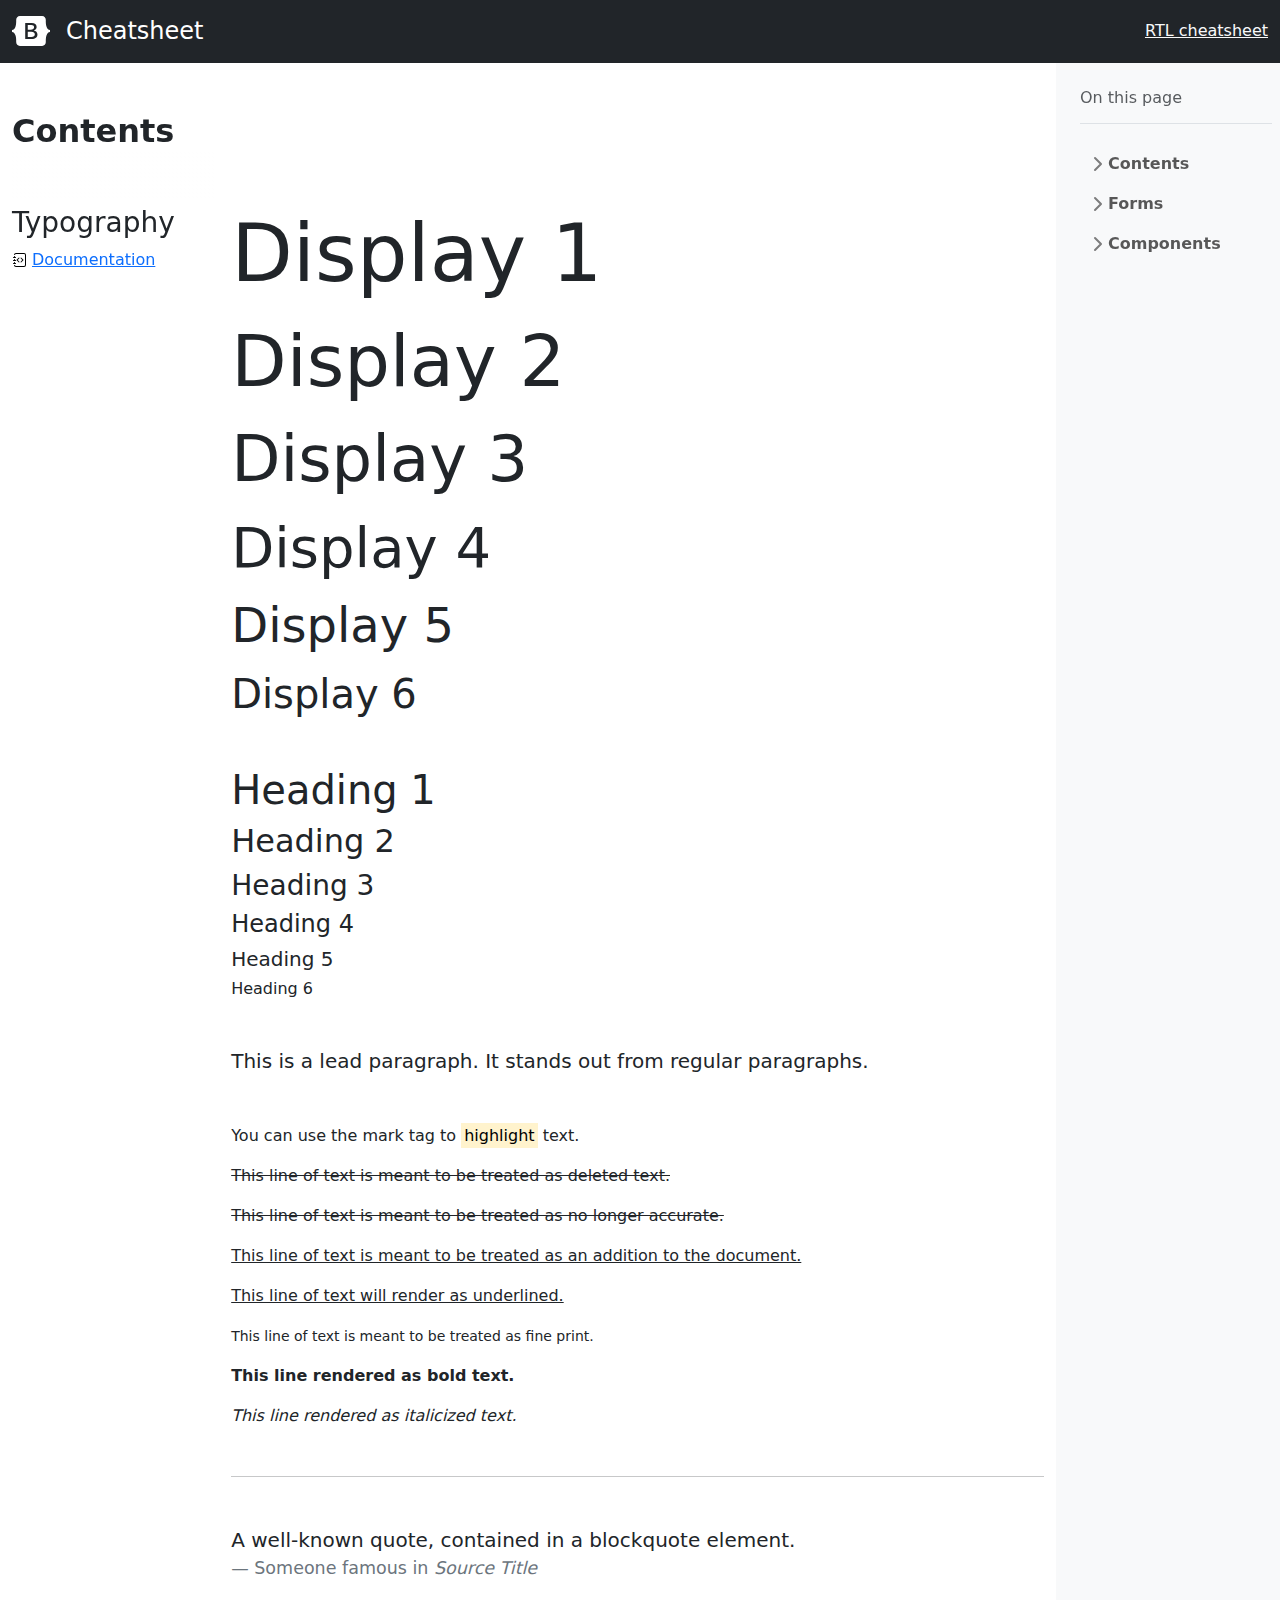
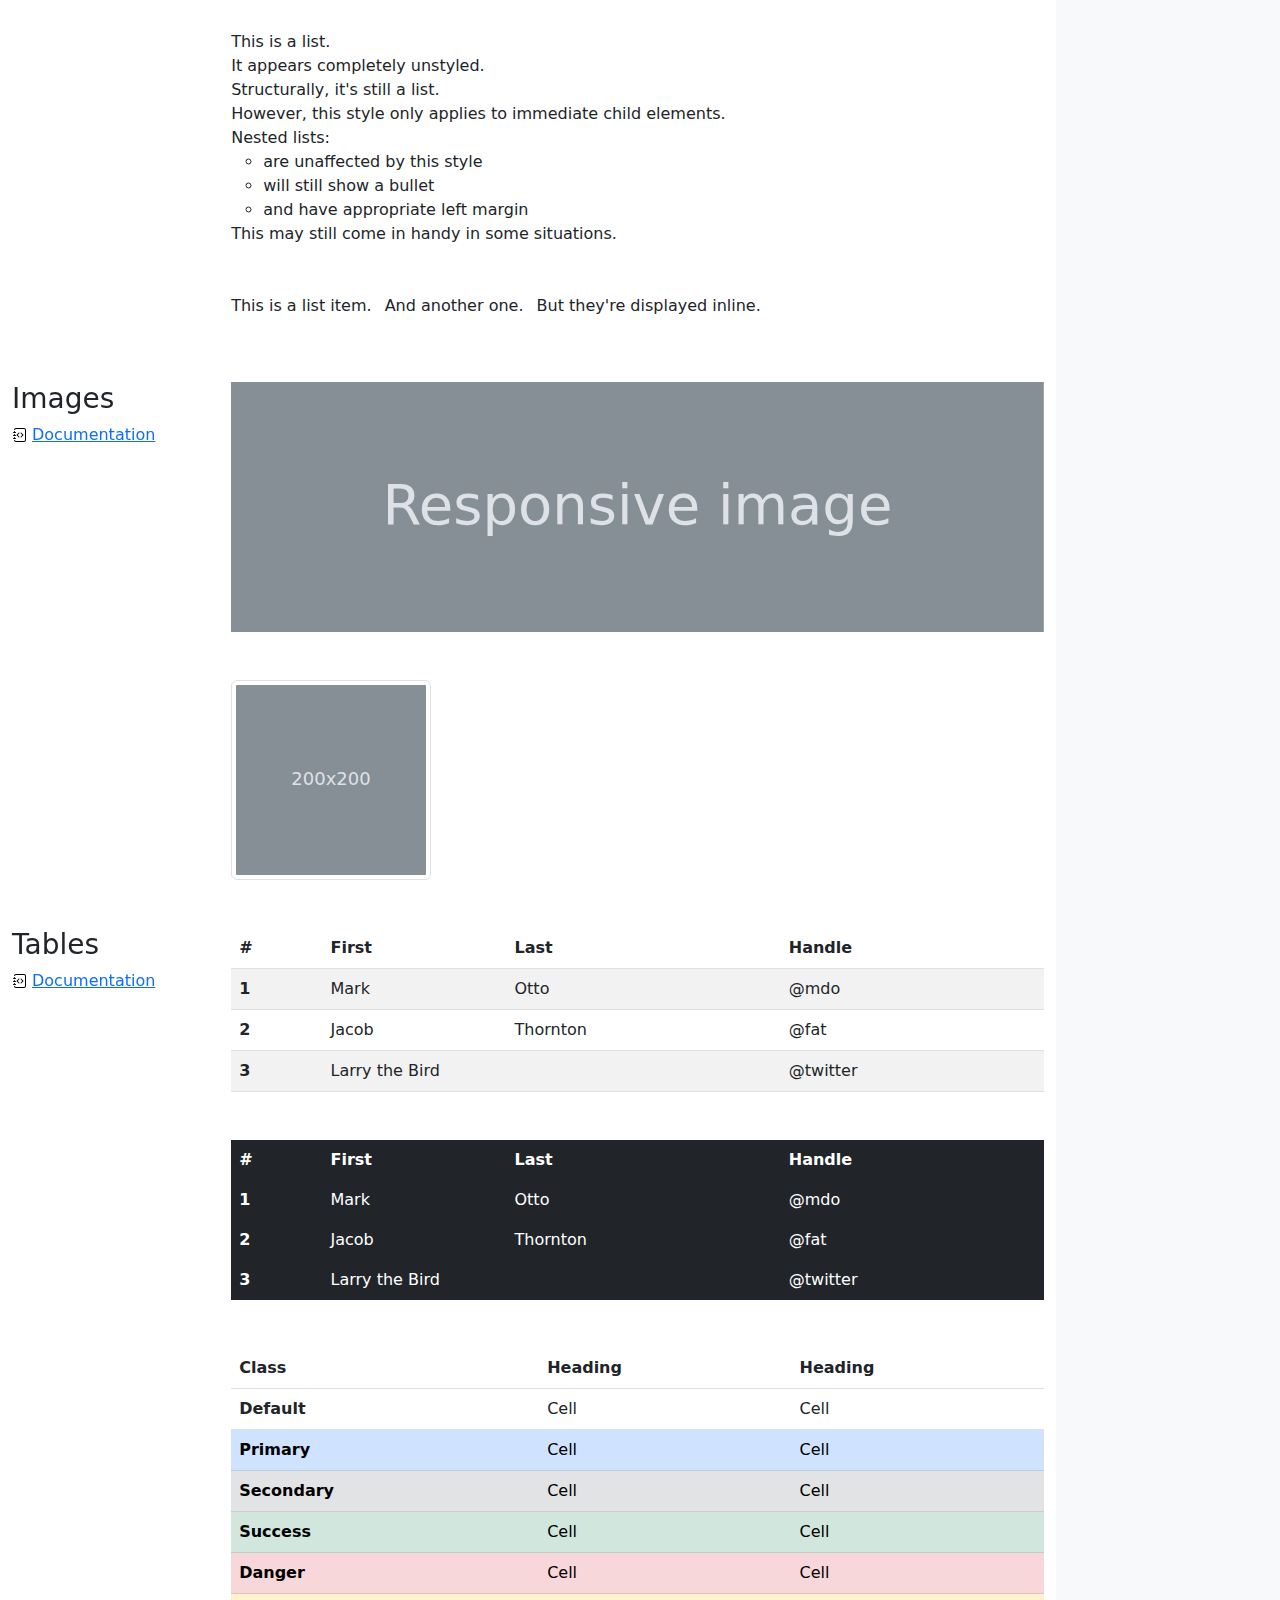
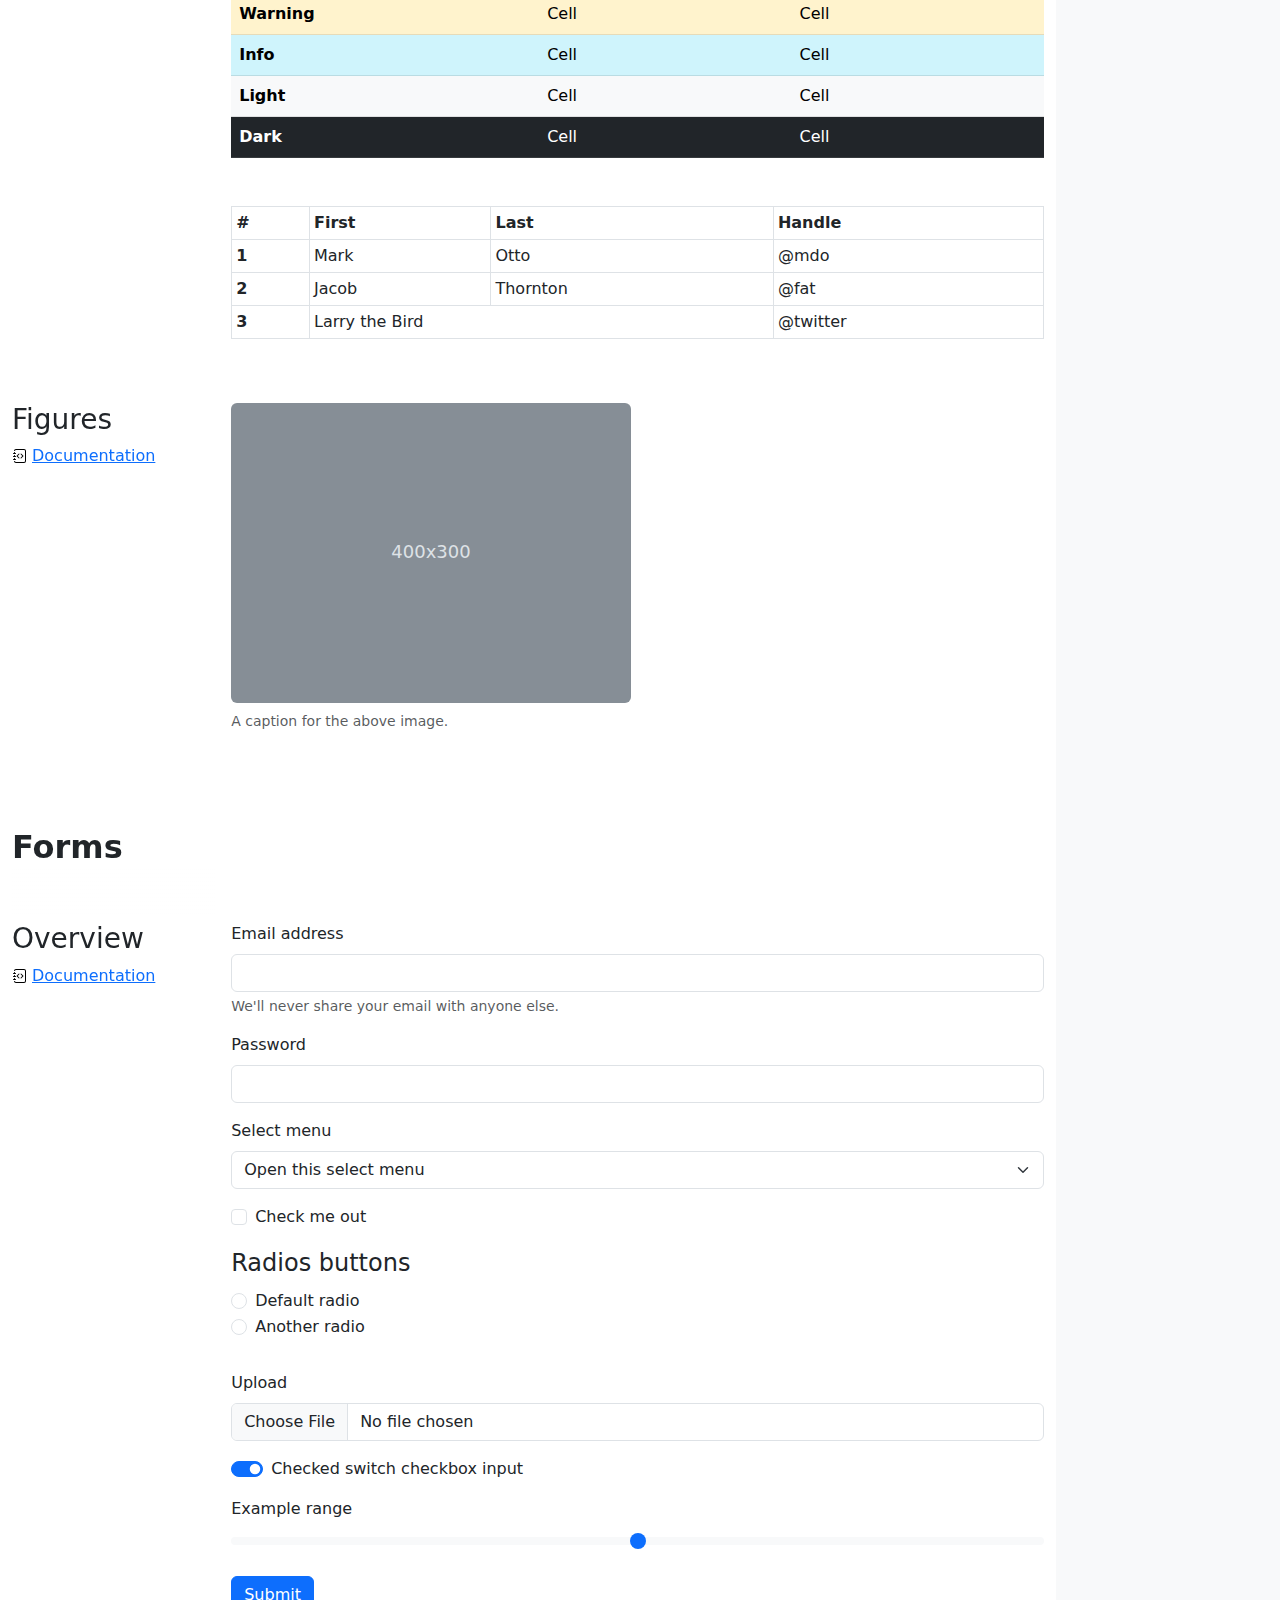
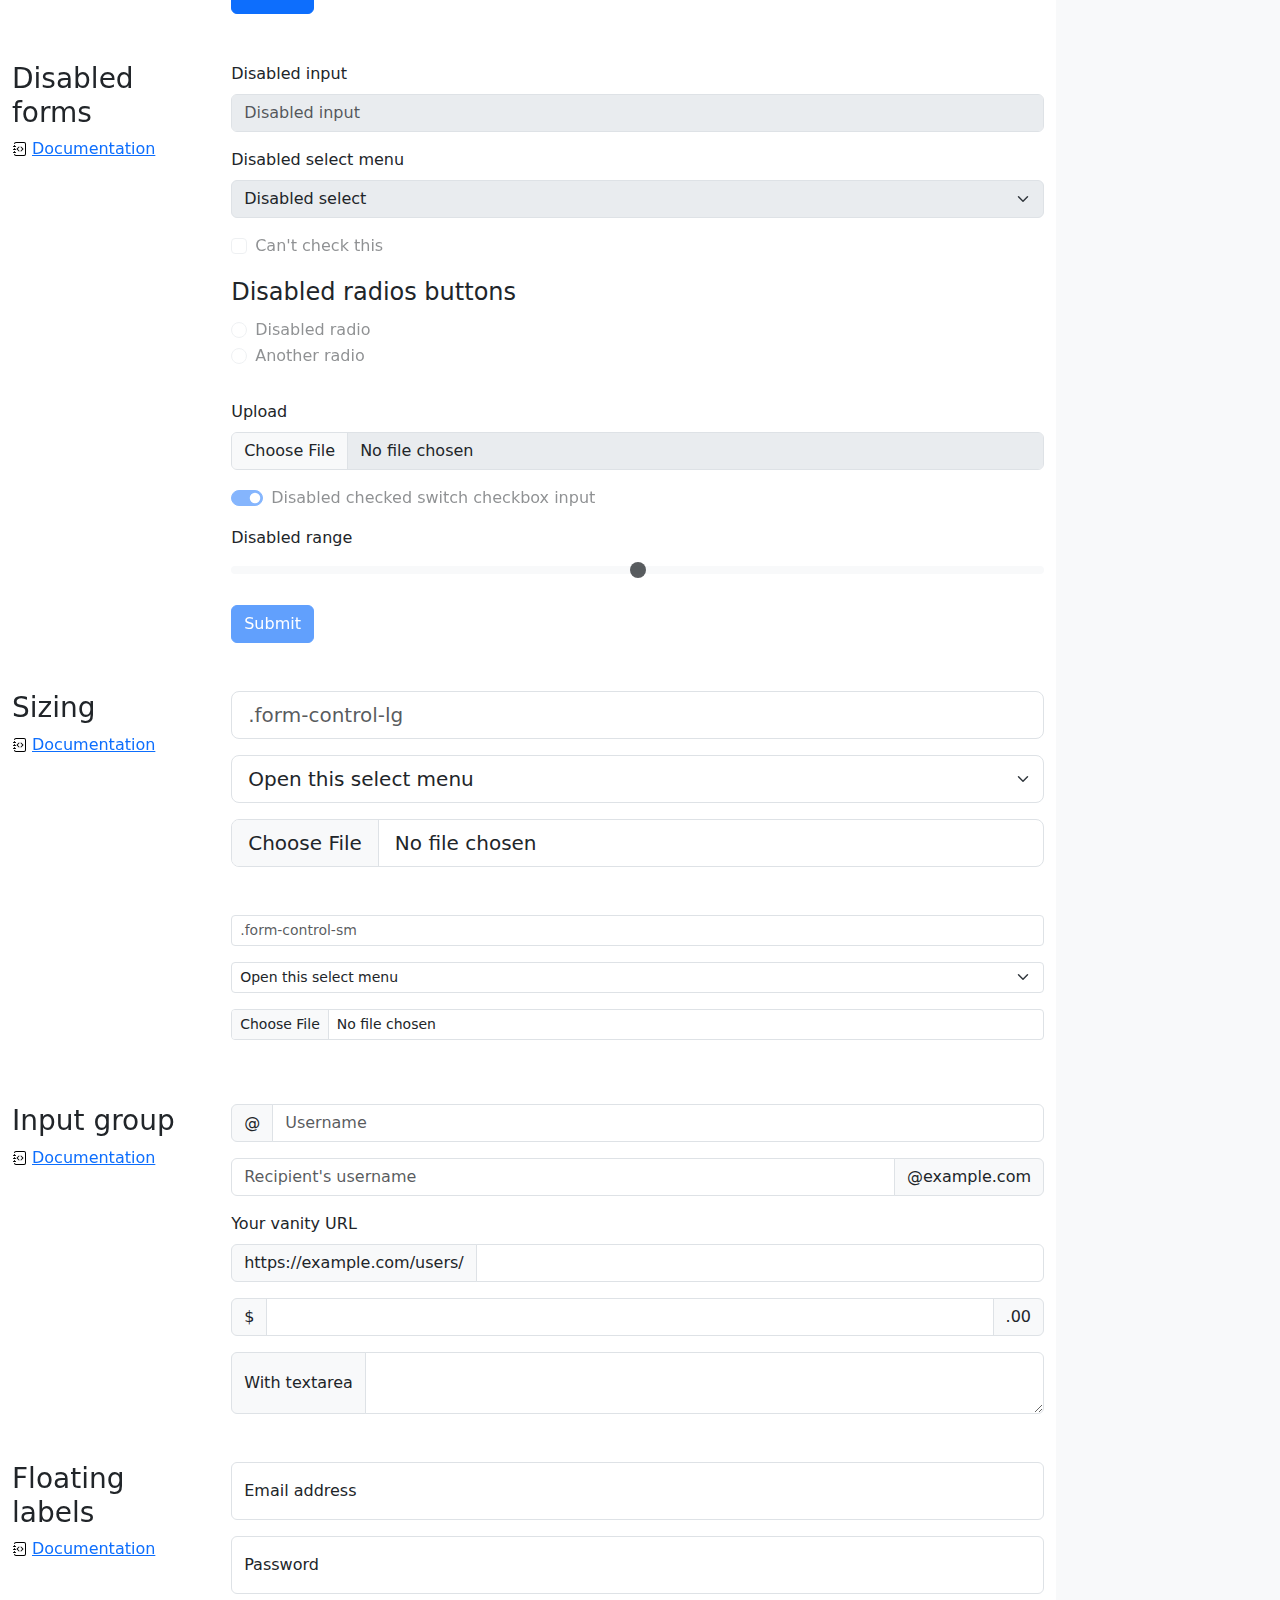
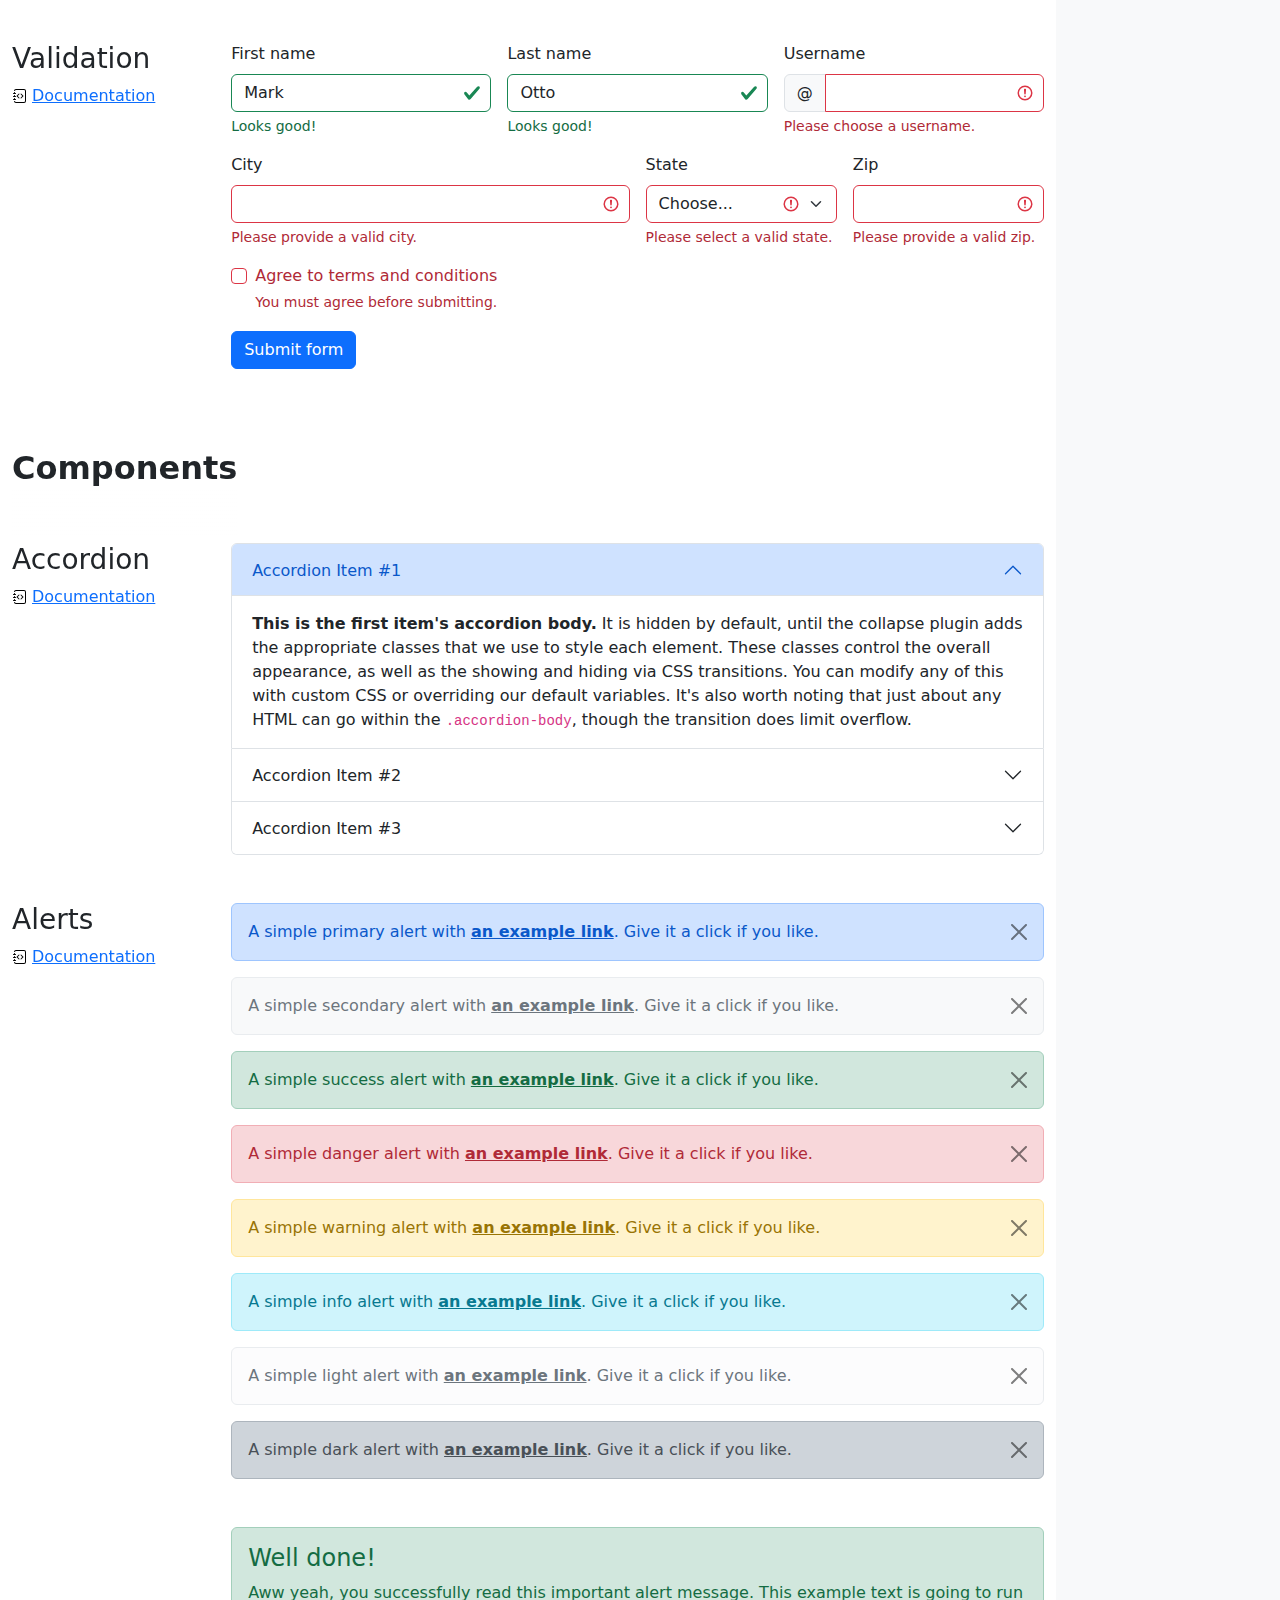
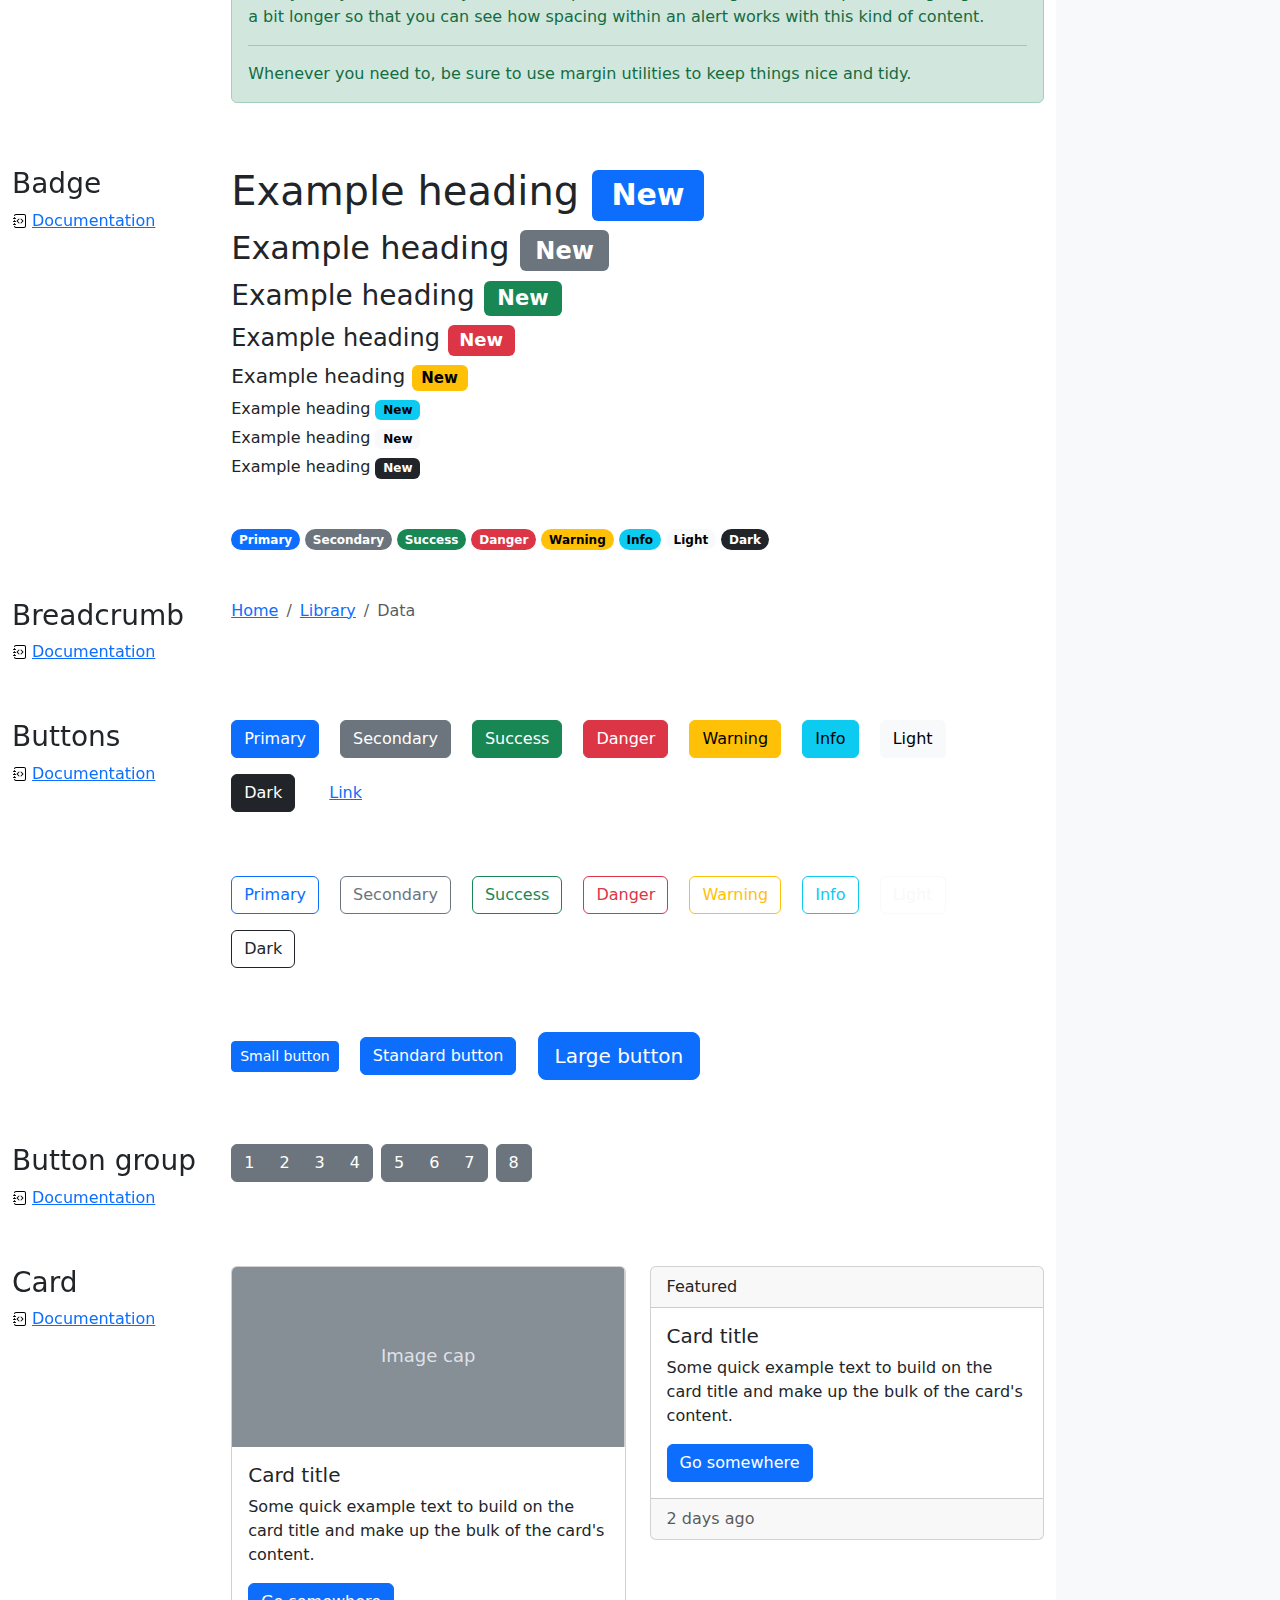
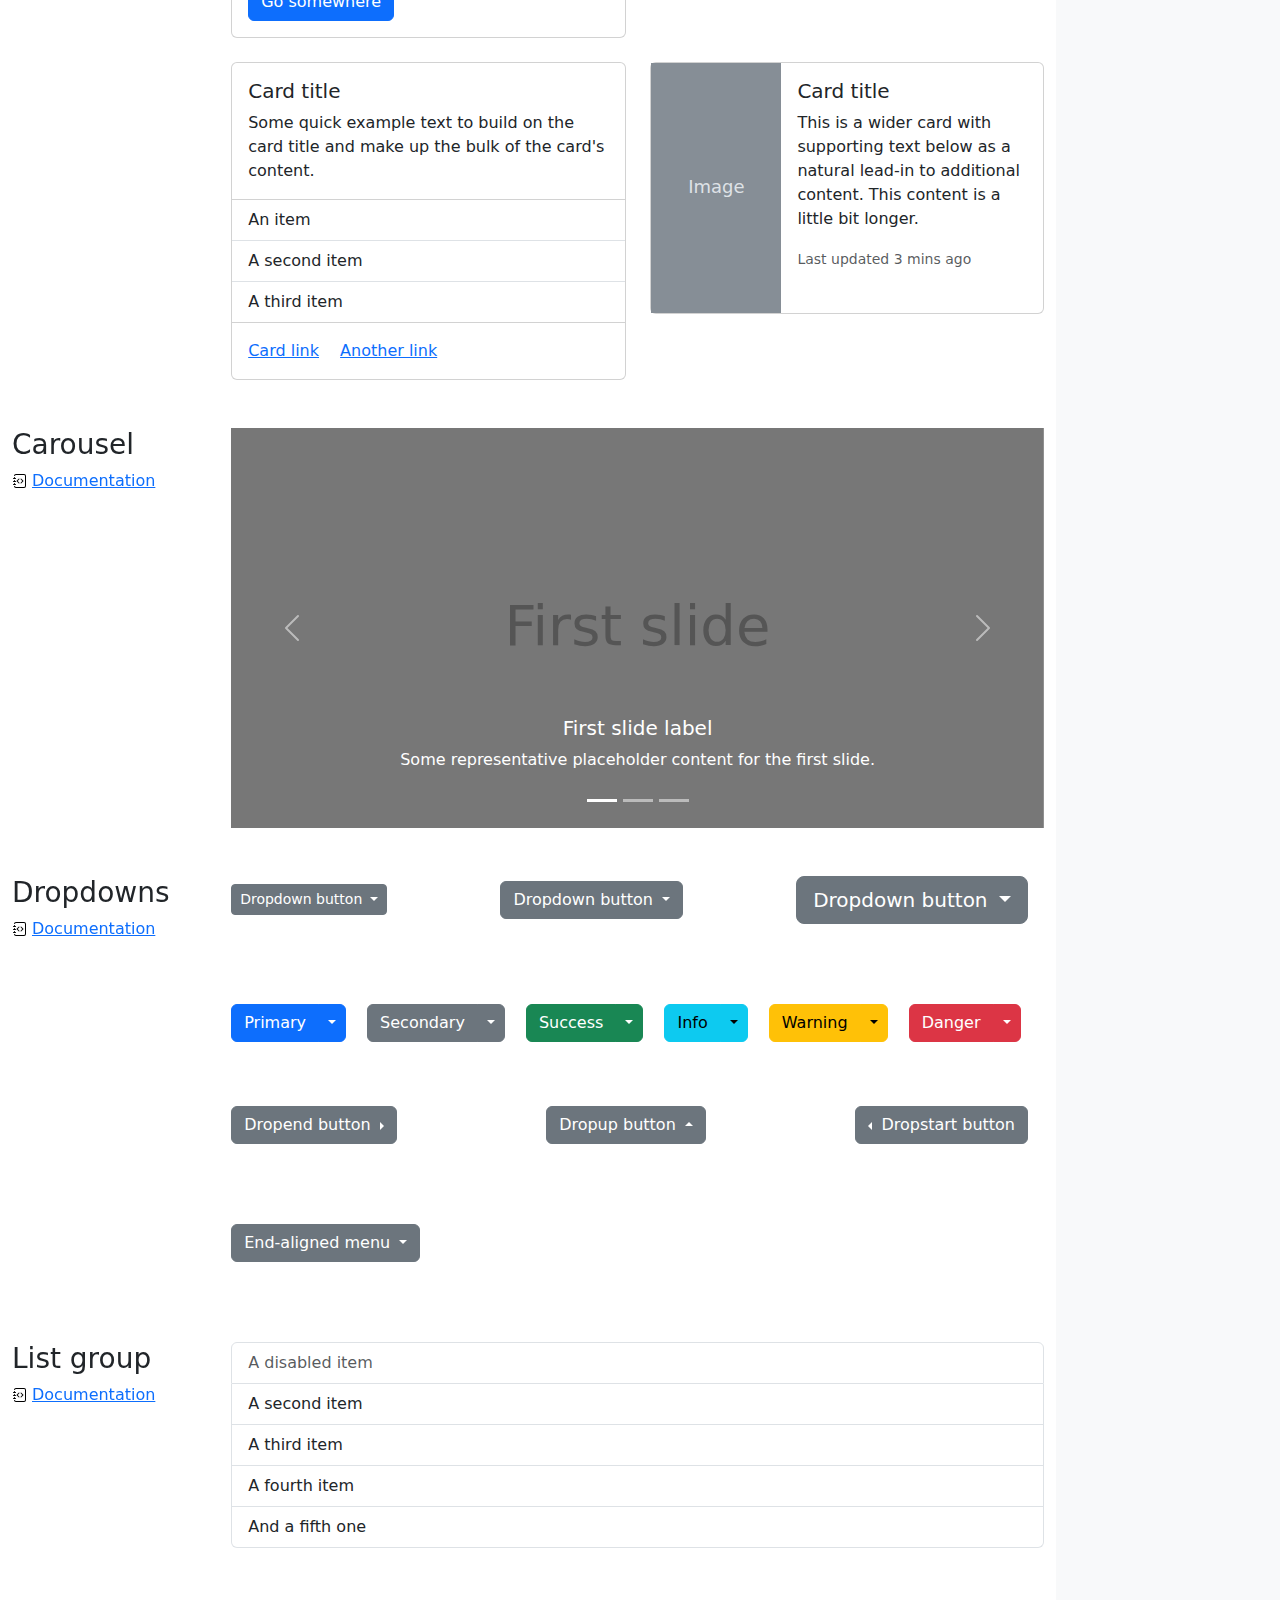
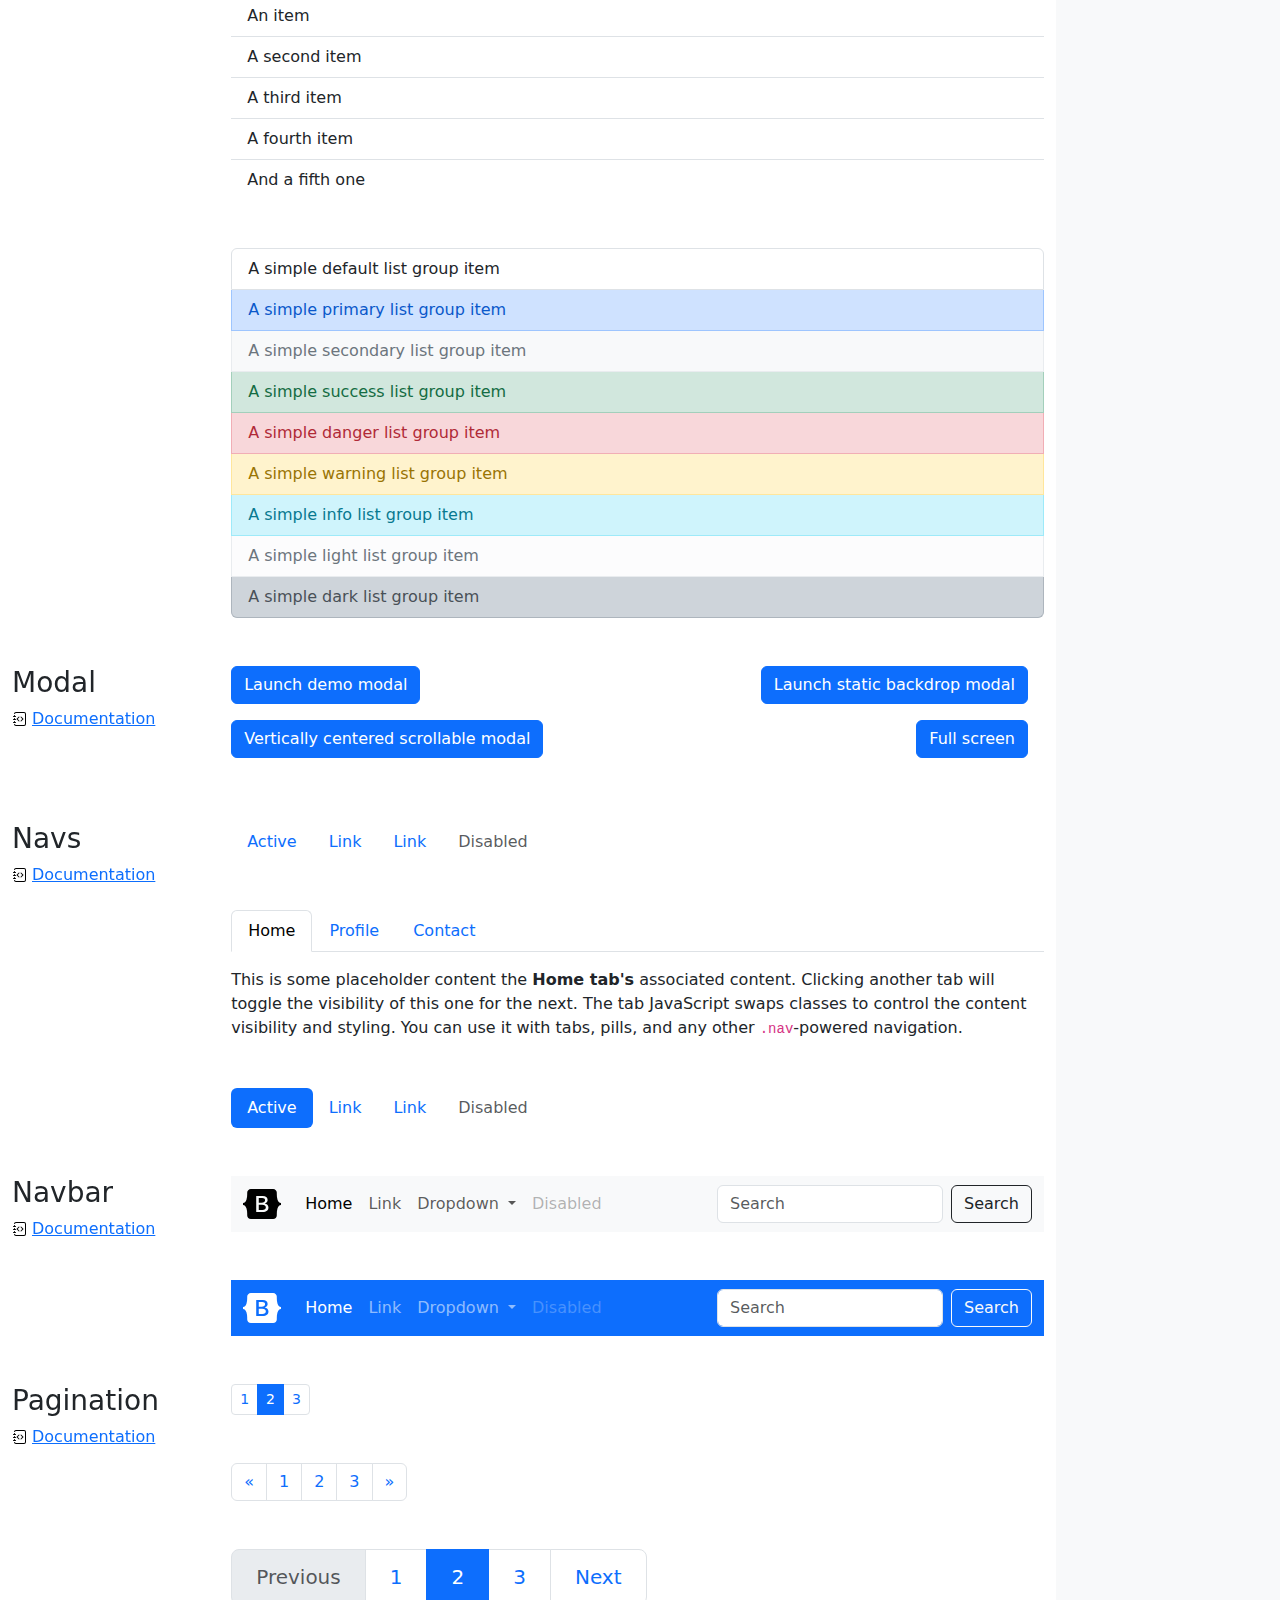
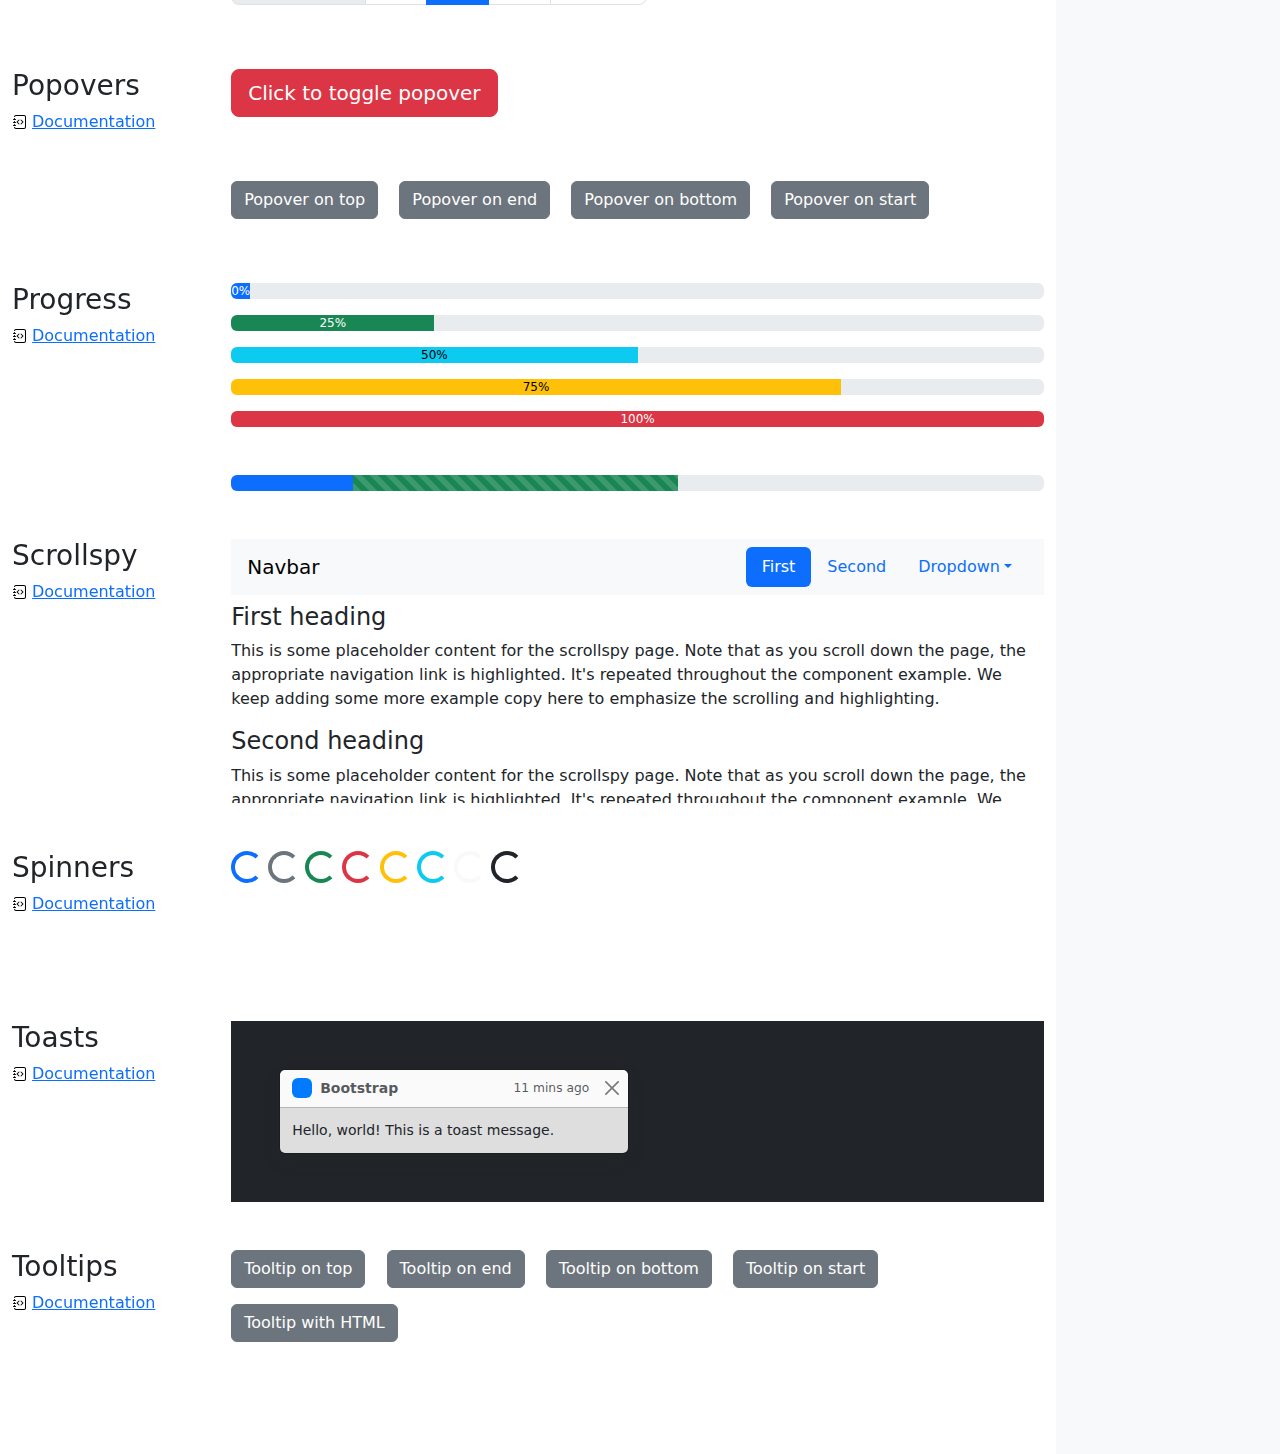
<file: bootstrap-5.3.0-alpha1-examples/cheatsheet/index.html>
<!doctype html>
<html lang="en">
  <head>
    <meta charset="utf-8">
    <meta name="viewport" content="width=device-width, initial-scale=1">
    <meta name="description" content="">
    <meta name="author" content="Mark Otto, Jacob Thornton, and Bootstrap contributors">
    <meta name="generator" content="Hugo 0.108.0">
    <title>Cheatsheet · Bootstrap v5.3</title>

    <link rel="canonical" href="https://getbootstrap.com/docs/5.3/examples/cheatsheet/">

    

    

<link href="../assets/dist/css/bootstrap.min.css" rel="stylesheet">

    <style>
      .bd-placeholder-img {
        font-size: 1.125rem;
        text-anchor: middle;
        -webkit-user-select: none;
        -moz-user-select: none;
        user-select: none;
      }

      @media (min-width: 768px) {
        .bd-placeholder-img-lg {
          font-size: 3.5rem;
        }
      }

      .b-example-divider {
        height: 3rem;
        background-color: rgba(0, 0, 0, .1);
        border: solid rgba(0, 0, 0, .15);
        border-width: 1px 0;
        box-shadow: inset 0 .5em 1.5em rgba(0, 0, 0, .1), inset 0 .125em .5em rgba(0, 0, 0, .15);
      }

      .b-example-vr {
        flex-shrink: 0;
        width: 1.5rem;
        height: 100vh;
      }

      .bi {
        vertical-align: -.125em;
        fill: currentColor;
      }

      .nav-scroller {
        position: relative;
        z-index: 2;
        height: 2.75rem;
        overflow-y: hidden;
      }

      .nav-scroller .nav {
        display: flex;
        flex-wrap: nowrap;
        padding-bottom: 1rem;
        margin-top: -1px;
        overflow-x: auto;
        text-align: center;
        white-space: nowrap;
        -webkit-overflow-scrolling: touch;
      }
    </style>

    
    <!-- Custom styles for this template -->
    <link href="cheatsheet.css" rel="stylesheet">
  </head>
  <body class="bg-light">
    
<header class="bd-header bg-dark py-3 d-flex align-items-stretch border-bottom border-dark">
  <div class="container-fluid d-flex align-items-center">
    <h1 class="d-flex align-items-center fs-4 text-white mb-0">
      <img src="../assets/brand/bootstrap-logo-white.svg" width="38" height="30" class="me-3" alt="Bootstrap">
      Cheatsheet
    </h1>
    <a href="../examples/cheatsheet-rtl/" class="ms-auto link-light" hreflang="ar">RTL cheatsheet</a>
  </div>
</header>
<aside class="bd-aside sticky-xl-top text-muted align-self-start mb-3 mb-xl-5 px-2">
  <h2 class="h6 pt-4 pb-3 mb-4 border-bottom">On this page</h2>
  <nav class="small" id="toc">
    <ul class="list-unstyled">
      <li class="my-2">
        <button class="btn d-inline-flex align-items-center collapsed border-0" data-bs-toggle="collapse" aria-expanded="false" data-bs-target="#contents-collapse" aria-controls="contents-collapse">Contents</button>
        <ul class="list-unstyled ps-3 collapse" id="contents-collapse">
          <li><a class="d-inline-flex align-items-center rounded text-decoration-none" href="#typography">Typography</a></li>
          <li><a class="d-inline-flex align-items-center rounded text-decoration-none" href="#images">Images</a></li>
          <li><a class="d-inline-flex align-items-center rounded text-decoration-none" href="#tables">Tables</a></li>
          <li><a class="d-inline-flex align-items-center rounded text-decoration-none" href="#figures">Figures</a></li>
        </ul>
      </li>
      <li class="my-2">
        <button class="btn d-inline-flex align-items-center collapsed border-0" data-bs-toggle="collapse" aria-expanded="false" data-bs-target="#forms-collapse" aria-controls="forms-collapse">Forms</button>
        <ul class="list-unstyled ps-3 collapse" id="forms-collapse">
          <li><a class="d-inline-flex align-items-center rounded text-decoration-none" href="#overview">Overview</a></li>
          <li><a class="d-inline-flex align-items-center rounded text-decoration-none" href="#disabled-forms">Disabled forms</a></li>
          <li><a class="d-inline-flex align-items-center rounded text-decoration-none" href="#sizing">Sizing</a></li>
          <li><a class="d-inline-flex align-items-center rounded text-decoration-none" href="#input-group">Input group</a></li>
          <li><a class="d-inline-flex align-items-center rounded text-decoration-none" href="#floating-labels">Floating labels</a></li>
          <li><a class="d-inline-flex align-items-center rounded text-decoration-none" href="#validation">Validation</a></li>
        </ul>
      </li>
      <li class="my-2">
        <button class="btn d-inline-flex align-items-center collapsed border-0" data-bs-toggle="collapse" aria-expanded="false" data-bs-target="#components-collapse" aria-controls="components-collapse">Components</button>
        <ul class="list-unstyled ps-3 collapse" id="components-collapse">
          <li><a class="d-inline-flex align-items-center rounded text-decoration-none" href="#accordion">Accordion</a></li>
          <li><a class="d-inline-flex align-items-center rounded text-decoration-none" href="#alerts">Alerts</a></li>
          <li><a class="d-inline-flex align-items-center rounded text-decoration-none" href="#badge">Badge</a></li>
          <li><a class="d-inline-flex align-items-center rounded text-decoration-none" href="#breadcrumb">Breadcrumb</a></li>
          <li><a class="d-inline-flex align-items-center rounded text-decoration-none" href="#buttons">Buttons</a></li>
          <li><a class="d-inline-flex align-items-center rounded text-decoration-none" href="#button-group">Button group</a></li>
          <li><a class="d-inline-flex align-items-center rounded text-decoration-none" href="#card">Card</a></li>
          <li><a class="d-inline-flex align-items-center rounded text-decoration-none" href="#carousel">Carousel</a></li>
          <li><a class="d-inline-flex align-items-center rounded text-decoration-none" href="#dropdowns">Dropdowns</a></li>
          <li><a class="d-inline-flex align-items-center rounded text-decoration-none" href="#list-group">List group</a></li>
          <li><a class="d-inline-flex align-items-center rounded text-decoration-none" href="#modal">Modal</a></li>
          <li><a class="d-inline-flex align-items-center rounded text-decoration-none" href="#navs">Navs</a></li>
          <li><a class="d-inline-flex align-items-center rounded text-decoration-none" href="#navbar">Navbar</a></li>
          <li><a class="d-inline-flex align-items-center rounded text-decoration-none" href="#pagination">Pagination</a></li>
          <li><a class="d-inline-flex align-items-center rounded text-decoration-none" href="#popovers">Popovers</a></li>
          <li><a class="d-inline-flex align-items-center rounded text-decoration-none" href="#progress">Progress</a></li>
          <li><a class="d-inline-flex align-items-center rounded text-decoration-none" href="#scrollspy">Scrollspy</a></li>
          <li><a class="d-inline-flex align-items-center rounded text-decoration-none" href="#spinners">Spinners</a></li>
          <li><a class="d-inline-flex align-items-center rounded text-decoration-none" href="#toasts">Toasts</a></li>
          <li><a class="d-inline-flex align-items-center rounded text-decoration-none" href="#tooltips">Tooltips</a></li>
        </ul>
      </li>
    </ul>
  </nav>
</aside>
<div class="bd-cheatsheet container-fluid bg-body">
  <section id="content">
    <h2 class="sticky-xl-top fw-bold pt-3 pt-xl-5 pb-2 pb-xl-3">Contents</h2>

    <article class="my-3" id="typography">
      <div class="bd-heading sticky-xl-top align-self-start mt-5 mb-3 mt-xl-0 mb-xl-2">
        <h3>Typography</h3>
        <a class="d-flex align-items-center" href="../content/typography/">Documentation</a>
      </div>

      <div>
        <div class="bd-example-snippet bd-code-snippet"><div class="bd-example">
        <p class="display-1">Display 1</p>
        <p class="display-2">Display 2</p>
        <p class="display-3">Display 3</p>
        <p class="display-4">Display 4</p>
        <p class="display-5">Display 5</p>
        <p class="display-6">Display 6</p>
        </div></div>


        <div class="bd-example-snippet bd-code-snippet"><div class="bd-example">
        <p class="h1">Heading 1</p>
        <p class="h2">Heading 2</p>
        <p class="h3">Heading 3</p>
        <p class="h4">Heading 4</p>
        <p class="h5">Heading 5</p>
        <p class="h6">Heading 6</p>
        </div></div>


        <div class="bd-example-snippet bd-code-snippet"><div class="bd-example">
        <p class="lead">
          This is a lead paragraph. It stands out from regular paragraphs.
        </p>
        </div></div>


        <div class="bd-example-snippet bd-code-snippet"><div class="bd-example">
        <p>You can use the mark tag to <mark>highlight</mark> text.</p>
        <p><del>This line of text is meant to be treated as deleted text.</del></p>
        <p><s>This line of text is meant to be treated as no longer accurate.</s></p>
        <p><ins>This line of text is meant to be treated as an addition to the document.</ins></p>
        <p><u>This line of text will render as underlined.</u></p>
        <p><small>This line of text is meant to be treated as fine print.</small></p>
        <p><strong>This line rendered as bold text.</strong></p>
        <p><em>This line rendered as italicized text.</em></p>
        </div></div>


        <div class="bd-example-snippet bd-code-snippet"><div class="bd-example">
        <hr>
        </div></div>


        <div class="bd-example-snippet bd-code-snippet"><div class="bd-example">
        <blockquote class="blockquote">
          <p>A well-known quote, contained in a blockquote element.</p>
          <footer class="blockquote-footer">Someone famous in <cite title="Source Title">Source Title</cite></footer>
        </blockquote>
        </div></div>


        <div class="bd-example-snippet bd-code-snippet"><div class="bd-example">
        <ul class="list-unstyled">
          <li>This is a list.</li>
          <li>It appears completely unstyled.</li>
          <li>Structurally, it's still a list.</li>
          <li>However, this style only applies to immediate child elements.</li>
          <li>Nested lists:
            <ul>
              <li>are unaffected by this style</li>
              <li>will still show a bullet</li>
              <li>and have appropriate left margin</li>
            </ul>
          </li>
          <li>This may still come in handy in some situations.</li>
        </ul>
        </div></div>


        <div class="bd-example-snippet bd-code-snippet"><div class="bd-example">
        <ul class="list-inline">
          <li class="list-inline-item">This is a list item.</li>
          <li class="list-inline-item">And another one.</li>
          <li class="list-inline-item">But they're displayed inline.</li>
        </ul>
        </div></div>

      </div>
    </article>
    <article class="my-3" id="images">
      <div class="bd-heading sticky-xl-top align-self-start mt-5 mb-3 mt-xl-0 mb-xl-2">
        <h3>Images</h3>
        <a class="d-flex align-items-center" href="../content/images/">Documentation</a>
      </div>

      <div>
        <div class="bd-example-snippet bd-code-snippet"><div class="bd-example">
        <svg class="bd-placeholder-img bd-placeholder-img-lg img-fluid" width="100%" height="250" xmlns="http://www.w3.org/2000/svg" role="img" aria-label="Placeholder: Responsive image" preserveAspectRatio="xMidYMid slice" focusable="false"><title>Placeholder</title><rect width="100%" height="100%" fill="#868e96"/><text x="50%" y="50%" fill="#dee2e6" dy=".3em">Responsive image</text></svg>
        </div></div>


        <div class="bd-example-snippet bd-code-snippet"><div class="bd-example">
        <svg class="bd-placeholder-img img-thumbnail" width="200" height="200" xmlns="http://www.w3.org/2000/svg" role="img" aria-label="A generic square placeholder image with a white border around it, making it resemble a photograph taken with an old instant camera: 200x200" preserveAspectRatio="xMidYMid slice" focusable="false"><title>A generic square placeholder image with a white border around it, making it resemble a photograph taken with an old instant camera</title><rect width="100%" height="100%" fill="#868e96"/><text x="50%" y="50%" fill="#dee2e6" dy=".3em">200x200</text></svg>
        </div></div>

      </div>
    </article>
    <article class="my-3" id="tables">
      <div class="bd-heading sticky-xl-top align-self-start mt-5 mb-3 mt-xl-0 mb-xl-2">
        <h3>Tables</h3>
        <a class="d-flex align-items-center" href="../content/tables/">Documentation</a>
      </div>

      <div>
        <div class="bd-example-snippet bd-code-snippet"><div class="bd-example">
        <table class="table table-striped">
          <thead>
          <tr>
            <th scope="col">#</th>
            <th scope="col">First</th>
            <th scope="col">Last</th>
            <th scope="col">Handle</th>
          </tr>
          </thead>
          <tbody>
          <tr>
            <th scope="row">1</th>
            <td>Mark</td>
            <td>Otto</td>
            <td>@mdo</td>
          </tr>
          <tr>
            <th scope="row">2</th>
            <td>Jacob</td>
            <td>Thornton</td>
            <td>@fat</td>
          </tr>
          <tr>
            <th scope="row">3</th>
            <td colspan="2">Larry the Bird</td>
            <td>@twitter</td>
          </tr>
          </tbody>
        </table>
        </div></div>


        <div class="bd-example-snippet bd-code-snippet"><div class="bd-example">
        <table class="table table-dark table-borderless">
          <thead>
          <tr>
            <th scope="col">#</th>
            <th scope="col">First</th>
            <th scope="col">Last</th>
            <th scope="col">Handle</th>
          </tr>
          </thead>
          <tbody>
          <tr>
            <th scope="row">1</th>
            <td>Mark</td>
            <td>Otto</td>
            <td>@mdo</td>
          </tr>
          <tr>
            <th scope="row">2</th>
            <td>Jacob</td>
            <td>Thornton</td>
            <td>@fat</td>
          </tr>
          <tr>
            <th scope="row">3</th>
            <td colspan="2">Larry the Bird</td>
            <td>@twitter</td>
          </tr>
          </tbody>
        </table>
        </div></div>


        <div class="bd-example-snippet bd-code-snippet"><div class="bd-example">
        <table class="table table-hover">
          <thead>
          <tr>
            <th scope="col">Class</th>
            <th scope="col">Heading</th>
            <th scope="col">Heading</th>
          </tr>
          </thead>
          <tbody>
          <tr>
            <th scope="row">Default</th>
            <td>Cell</td>
            <td>Cell</td>
          </tr>
          
          <tr class="table-primary">
            <th scope="row">Primary</th>
            <td>Cell</td>
            <td>Cell</td>
          </tr>
          <tr class="table-secondary">
            <th scope="row">Secondary</th>
            <td>Cell</td>
            <td>Cell</td>
          </tr>
          <tr class="table-success">
            <th scope="row">Success</th>
            <td>Cell</td>
            <td>Cell</td>
          </tr>
          <tr class="table-danger">
            <th scope="row">Danger</th>
            <td>Cell</td>
            <td>Cell</td>
          </tr>
          <tr class="table-warning">
            <th scope="row">Warning</th>
            <td>Cell</td>
            <td>Cell</td>
          </tr>
          <tr class="table-info">
            <th scope="row">Info</th>
            <td>Cell</td>
            <td>Cell</td>
          </tr>
          <tr class="table-light">
            <th scope="row">Light</th>
            <td>Cell</td>
            <td>Cell</td>
          </tr>
          <tr class="table-dark">
            <th scope="row">Dark</th>
            <td>Cell</td>
            <td>Cell</td>
          </tr>
          </tbody>
        </table>
        </div></div>


        <div class="bd-example-snippet bd-code-snippet"><div class="bd-example">
        <table class="table table-sm table-bordered">
          <thead>
          <tr>
            <th scope="col">#</th>
            <th scope="col">First</th>
            <th scope="col">Last</th>
            <th scope="col">Handle</th>
          </tr>
          </thead>
          <tbody>
          <tr>
            <th scope="row">1</th>
            <td>Mark</td>
            <td>Otto</td>
            <td>@mdo</td>
          </tr>
          <tr>
            <th scope="row">2</th>
            <td>Jacob</td>
            <td>Thornton</td>
            <td>@fat</td>
          </tr>
          <tr>
            <th scope="row">3</th>
            <td colspan="2">Larry the Bird</td>
            <td>@twitter</td>
          </tr>
          </tbody>
        </table>
        </div></div>

      </div>
    </article>
    <article class="my-3" id="figures">
      <div class="bd-heading sticky-xl-top align-self-start mt-5 mb-3 mt-xl-0 mb-xl-2">
        <h3>Figures</h3>
        <a class="d-flex align-items-center" href="../content/figures/">Documentation</a>
      </div>

      <div>
        <div class="bd-example-snippet bd-code-snippet"><div class="bd-example">
        <figure class="figure">
          <svg class="bd-placeholder-img figure-img img-fluid rounded" width="400" height="300" xmlns="http://www.w3.org/2000/svg" role="img" aria-label="Placeholder: 400x300" preserveAspectRatio="xMidYMid slice" focusable="false"><title>Placeholder</title><rect width="100%" height="100%" fill="#868e96"/><text x="50%" y="50%" fill="#dee2e6" dy=".3em">400x300</text></svg>
          <figcaption class="figure-caption">A caption for the above image.</figcaption>
        </figure>
        </div></div>

      </div>
    </article>
  </section>

  <section id="forms">
    <h2 class="sticky-xl-top fw-bold pt-3 pt-xl-5 pb-2 pb-xl-3">Forms</h2>

    <article class="my-3" id="overview">
      <div class="bd-heading sticky-xl-top align-self-start mt-5 mb-3 mt-xl-0 mb-xl-2">
        <h3>Overview</h3>
        <a class="d-flex align-items-center" href="../forms/overview/">Documentation</a>
      </div>

      <div>
        <div class="bd-example-snippet bd-code-snippet"><div class="bd-example">
        <form>
          <div class="mb-3">
            <label for="exampleInputEmail1" class="form-label">Email address</label>
            <input type="email" class="form-control" id="exampleInputEmail1" aria-describedby="emailHelp">
            <div id="emailHelp" class="form-text">We'll never share your email with anyone else.</div>
          </div>
          <div class="mb-3">
            <label for="exampleInputPassword1" class="form-label">Password</label>
            <input type="password" class="form-control" id="exampleInputPassword1">
          </div>
          <div class="mb-3">
            <label for="exampleSelect" class="form-label">Select menu</label>
            <select class="form-select" id="exampleSelect">
              <option selected>Open this select menu</option>
              <option value="1">One</option>
              <option value="2">Two</option>
              <option value="3">Three</option>
            </select>
          </div>
          <div class="mb-3 form-check">
            <input type="checkbox" class="form-check-input" id="exampleCheck1">
            <label class="form-check-label" for="exampleCheck1">Check me out</label>
          </div>
          <fieldset class="mb-3">
            <legend>Radios buttons</legend>
            <div class="form-check">
              <input type="radio" name="radios" class="form-check-input" id="exampleRadio1">
              <label class="form-check-label" for="exampleRadio1">Default radio</label>
            </div>
            <div class="mb-3 form-check">
              <input type="radio" name="radios" class="form-check-input" id="exampleRadio2">
              <label class="form-check-label" for="exampleRadio2">Another radio</label>
            </div>
          </fieldset>
          <div class="mb-3">
            <label class="form-label" for="customFile">Upload</label>
            <input type="file" class="form-control" id="customFile">
          </div>
          <div class="mb-3 form-check form-switch">
            <input class="form-check-input" type="checkbox" role="switch" id="flexSwitchCheckChecked" checked>
            <label class="form-check-label" for="flexSwitchCheckChecked">Checked switch checkbox input</label>
          </div>
          <div class="mb-3">
            <label for="customRange3" class="form-label">Example range</label>
            <input type="range" class="form-range" min="0" max="5" step="0.5" id="customRange3">
          </div>
          <button type="submit" class="btn btn-primary">Submit</button>
        </form>
        </div></div>

      </div>
    </article>
    <article class="my-3" id="disabled-forms">
      <div class="bd-heading sticky-xl-top align-self-start mt-5 mb-3 mt-xl-0 mb-xl-2">
        <h3>Disabled forms</h3>
        <a class="d-flex align-items-center" href="../forms/overview/#disabled-forms">Documentation</a>
      </div>

      <div>
        <div class="bd-example-snippet bd-code-snippet"><div class="bd-example">
        <form>
          <fieldset disabled aria-label="Disabled fieldset example">
            <div class="mb-3">
              <label for="disabledTextInput" class="form-label">Disabled input</label>
              <input type="text" id="disabledTextInput" class="form-control" placeholder="Disabled input">
            </div>
            <div class="mb-3">
              <label for="disabledSelect" class="form-label">Disabled select menu</label>
              <select id="disabledSelect" class="form-select">
                <option>Disabled select</option>
              </select>
            </div>
            <div class="mb-3">
              <div class="form-check">
                <input class="form-check-input" type="checkbox" id="disabledFieldsetCheck" disabled>
                <label class="form-check-label" for="disabledFieldsetCheck">
                  Can't check this
                </label>
              </div>
            </div>
            <fieldset class="mb-3">
              <legend>Disabled radios buttons</legend>
              <div class="form-check">
                <input type="radio" name="radios" class="form-check-input" id="disabledRadio1" disabled>
                <label class="form-check-label" for="disabledRadio1">Disabled radio</label>
              </div>
              <div class="mb-3 form-check">
                <input type="radio" name="radios" class="form-check-input" id="disabledRadio2" disabled>
                <label class="form-check-label" for="disabledRadio2">Another radio</label>
              </div>
            </fieldset>
            <div class="mb-3">
              <label class="form-label" for="disabledCustomFile">Upload</label>
              <input type="file" class="form-control" id="disabledCustomFile" disabled>
            </div>
            <div class="mb-3 form-check form-switch">
              <input class="form-check-input" type="checkbox" role="switch" id="disabledSwitchCheckChecked" checked disabled>
              <label class="form-check-label" for="disabledSwitchCheckChecked">Disabled checked switch checkbox input</label>
            </div>
            <div class="mb-3">
              <label for="disabledRange" class="form-label">Disabled range</label>
              <input type="range" class="form-range" min="0" max="5" step="0.5" id="disabledRange">
            </div>
            <button type="submit" class="btn btn-primary">Submit</button>
          </fieldset>
        </form>
        </div></div>

      </div>
    </article>
    <article class="my-3" id="sizing">
      <div class="bd-heading sticky-xl-top align-self-start mt-5 mb-3 mt-xl-0 mb-xl-2">
        <h3>Sizing</h3>
        <a class="d-flex align-items-center" href="../forms/form-control/#sizing">Documentation</a>
      </div>

      <div>
        <div class="bd-example-snippet bd-code-snippet"><div class="bd-example">
        <div class="mb-3">
          <input class="form-control form-control-lg" type="text" placeholder=".form-control-lg" aria-label=".form-control-lg example">
        </div>
        <div class="mb-3">
          <select class="form-select form-select-lg" aria-label=".form-select-lg example">
            <option selected>Open this select menu</option>
            <option value="1">One</option>
            <option value="2">Two</option>
            <option value="3">Three</option>
          </select>
        </div>
        <div class="mb-3">
          <input type="file" class="form-control form-control-lg" aria-label="Large file input example">
        </div>
        </div></div>


        <div class="bd-example-snippet bd-code-snippet"><div class="bd-example">
        <div class="mb-3">
          <input class="form-control form-control-sm" type="text" placeholder=".form-control-sm" aria-label=".form-control-sm example">
        </div>
        <div class="mb-3">
          <select class="form-select form-select-sm" aria-label=".form-select-sm example">
            <option selected>Open this select menu</option>
            <option value="1">One</option>
            <option value="2">Two</option>
            <option value="3">Three</option>
          </select>
        </div>
        <div class="mb-3">
          <input type="file" class="form-control form-control-sm" aria-label="Small file input example">
        </div>
        </div></div>

      </div>
    </article>
    <article class="my-3" id="input-group">
      <div class="bd-heading sticky-xl-top align-self-start mt-5 mb-3 mt-xl-0 mb-xl-2">
        <h3>Input group</h3>
        <a class="d-flex align-items-center" href="../forms/input-group/">Documentation</a>
      </div>

      <div>
        <div class="bd-example-snippet bd-code-snippet"><div class="bd-example">
        <div class="input-group mb-3">
          <span class="input-group-text" id="basic-addon1">@</span>
          <input type="text" class="form-control" placeholder="Username" aria-label="Username" aria-describedby="basic-addon1">
        </div>
        <div class="input-group mb-3">
          <input type="text" class="form-control" placeholder="Recipient's username" aria-label="Recipient's username" aria-describedby="basic-addon2">
          <span class="input-group-text" id="basic-addon2">@example.com</span>
        </div>
        <label for="basic-url" class="form-label">Your vanity URL</label>
        <div class="input-group mb-3">
          <span class="input-group-text" id="basic-addon3">https://example.com/users/</span>
          <input type="text" class="form-control" id="basic-url" aria-describedby="basic-addon3">
        </div>
        <div class="input-group mb-3">
          <span class="input-group-text">$</span>
          <input type="text" class="form-control" aria-label="Amount (to the nearest dollar)">
          <span class="input-group-text">.00</span>
        </div>
        <div class="input-group">
          <span class="input-group-text">With textarea</span>
          <textarea class="form-control" aria-label="With textarea"></textarea>
        </div>
        </div></div>

      </div>
    </article>
    <article class="my-3" id="floating-labels">
      <div class="bd-heading sticky-xl-top align-self-start mt-5 mb-3 mt-xl-0 mb-xl-2">
        <h3>Floating labels</h3>
        <a class="d-flex align-items-center" href="../forms/floating-labels/">Documentation</a>
      </div>

      <div>
        <div class="bd-example-snippet bd-code-snippet"><div class="bd-example">
        <form>
          <div class="form-floating mb-3">
            <input type="email" class="form-control" id="floatingInput" placeholder="name@example.com">
            <label for="floatingInput">Email address</label>
          </div>
          <div class="form-floating">
            <input type="password" class="form-control" id="floatingPassword" placeholder="Password">
            <label for="floatingPassword">Password</label>
          </div>
        </form>
        </div></div>

      </div>
    </article>
    <article class="my-3" id="validation">
      <div class="bd-heading sticky-xl-top align-self-start mt-5 mb-3 mt-xl-0 mb-xl-2">
        <h3>Validation</h3>
        <a class="d-flex align-items-center" href="../forms/validation/">Documentation</a>
      </div>

      <div>
        <div class="bd-example-snippet bd-code-snippet"><div class="bd-example">
        <form class="row g-3">
          <div class="col-md-4">
            <label for="validationServer01" class="form-label">First name</label>
            <input type="text" class="form-control is-valid" id="validationServer01" value="Mark" required>
            <div class="valid-feedback">
              Looks good!
            </div>
          </div>
          <div class="col-md-4">
            <label for="validationServer02" class="form-label">Last name</label>
            <input type="text" class="form-control is-valid" id="validationServer02" value="Otto" required>
            <div class="valid-feedback">
              Looks good!
            </div>
          </div>
          <div class="col-md-4">
            <label for="validationServerUsername" class="form-label">Username</label>
            <div class="input-group has-validation">
              <span class="input-group-text" id="inputGroupPrepend3">@</span>
              <input type="text" class="form-control is-invalid" id="validationServerUsername" aria-describedby="inputGroupPrepend3" required>
              <div class="invalid-feedback">
                Please choose a username.
              </div>
            </div>
          </div>
          <div class="col-md-6">
            <label for="validationServer03" class="form-label">City</label>
            <input type="text" class="form-control is-invalid" id="validationServer03" required>
            <div class="invalid-feedback">
              Please provide a valid city.
            </div>
          </div>
          <div class="col-md-3">
            <label for="validationServer04" class="form-label">State</label>
            <select class="form-select is-invalid" id="validationServer04" required>
              <option selected disabled value="">Choose...</option>
              <option>...</option>
            </select>
            <div class="invalid-feedback">
              Please select a valid state.
            </div>
          </div>
          <div class="col-md-3">
            <label for="validationServer05" class="form-label">Zip</label>
            <input type="text" class="form-control is-invalid" id="validationServer05" required>
            <div class="invalid-feedback">
              Please provide a valid zip.
            </div>
          </div>
          <div class="col-12">
            <div class="form-check">
              <input class="form-check-input is-invalid" type="checkbox" value="" id="invalidCheck3" required>
              <label class="form-check-label" for="invalidCheck3">
                Agree to terms and conditions
              </label>
              <div class="invalid-feedback">
                You must agree before submitting.
              </div>
            </div>
          </div>
          <div class="col-12">
            <button class="btn btn-primary" type="submit">Submit form</button>
          </div>
        </form>
        </div></div>

      </div>
    </article>
  </section>

  <section id="components">
    <h2 class="sticky-xl-top fw-bold pt-3 pt-xl-5 pb-2 pb-xl-3">Components</h2>

    <article class="my-3" id="accordion">
      <div class="bd-heading sticky-xl-top align-self-start mt-5 mb-3 mt-xl-0 mb-xl-2">
        <h3>Accordion</h3>
        <a class="d-flex align-items-center" href="../components/accordion/">Documentation</a>
      </div>

      <div>
        <div class="bd-example-snippet bd-code-snippet"><div class="bd-example">
        <div class="accordion" id="accordionExample">
          <div class="accordion-item">
            <h4 class="accordion-header" id="headingOne">
              <button class="accordion-button" type="button" data-bs-toggle="collapse" data-bs-target="#collapseOne" aria-expanded="true" aria-controls="collapseOne">
                Accordion Item #1
              </button>
            </h4>
            <div id="collapseOne" class="accordion-collapse collapse show" aria-labelledby="headingOne" data-bs-parent="#accordionExample">
              <div class="accordion-body">
                <strong>This is the first item's accordion body.</strong> It is hidden by default, until the collapse plugin adds the appropriate classes that we use to style each element. These classes control the overall appearance, as well as the showing and hiding via CSS transitions. You can modify any of this with custom CSS or overriding our default variables. It's also worth noting that just about any HTML can go within the <code>.accordion-body</code>, though the transition does limit overflow.
              </div>
            </div>
          </div>
          <div class="accordion-item">
            <h4 class="accordion-header" id="headingTwo">
              <button class="accordion-button collapsed" type="button" data-bs-toggle="collapse" data-bs-target="#collapseTwo" aria-expanded="false" aria-controls="collapseTwo">
                Accordion Item #2
              </button>
            </h4>
            <div id="collapseTwo" class="accordion-collapse collapse" aria-labelledby="headingTwo" data-bs-parent="#accordionExample">
              <div class="accordion-body">
                <strong>This is the second item's accordion body.</strong> It is hidden by default, until the collapse plugin adds the appropriate classes that we use to style each element. These classes control the overall appearance, as well as the showing and hiding via CSS transitions. You can modify any of this with custom CSS or overriding our default variables. It's also worth noting that just about any HTML can go within the <code>.accordion-body</code>, though the transition does limit overflow.
              </div>
            </div>
          </div>
          <div class="accordion-item">
            <h4 class="accordion-header" id="headingThree">
              <button class="accordion-button collapsed" type="button" data-bs-toggle="collapse" data-bs-target="#collapseThree" aria-expanded="false" aria-controls="collapseThree">
                Accordion Item #3
              </button>
            </h4>
            <div id="collapseThree" class="accordion-collapse collapse" aria-labelledby="headingThree" data-bs-parent="#accordionExample">
              <div class="accordion-body">
                <strong>This is the third item's accordion body.</strong> It is hidden by default, until the collapse plugin adds the appropriate classes that we use to style each element. These classes control the overall appearance, as well as the showing and hiding via CSS transitions. You can modify any of this with custom CSS or overriding our default variables. It's also worth noting that just about any HTML can go within the <code>.accordion-body</code>, though the transition does limit overflow.
              </div>
            </div>
          </div>
        </div>
        </div></div>

      </div>
    </article>
    <article class="my-3" id="alerts">
      <div class="bd-heading sticky-xl-top align-self-start mt-5 mb-3 mt-xl-0 mb-xl-2">
        <h3>Alerts</h3>
        <a class="d-flex align-items-center" href="../components/alerts/">Documentation</a>
      </div>

      <div>
        <div class="bd-example-snippet bd-code-snippet"><div class="bd-example">
        
        <div class="alert alert-primary alert-dismissible fade show" role="alert">
          A simple primary alert with <a href="#" class="alert-link">an example link</a>. Give it a click if you like.
          <button type="button" class="btn-close" data-bs-dismiss="alert" aria-label="Close"></button>
        </div>
        <div class="alert alert-secondary alert-dismissible fade show" role="alert">
          A simple secondary alert with <a href="#" class="alert-link">an example link</a>. Give it a click if you like.
          <button type="button" class="btn-close" data-bs-dismiss="alert" aria-label="Close"></button>
        </div>
        <div class="alert alert-success alert-dismissible fade show" role="alert">
          A simple success alert with <a href="#" class="alert-link">an example link</a>. Give it a click if you like.
          <button type="button" class="btn-close" data-bs-dismiss="alert" aria-label="Close"></button>
        </div>
        <div class="alert alert-danger alert-dismissible fade show" role="alert">
          A simple danger alert with <a href="#" class="alert-link">an example link</a>. Give it a click if you like.
          <button type="button" class="btn-close" data-bs-dismiss="alert" aria-label="Close"></button>
        </div>
        <div class="alert alert-warning alert-dismissible fade show" role="alert">
          A simple warning alert with <a href="#" class="alert-link">an example link</a>. Give it a click if you like.
          <button type="button" class="btn-close" data-bs-dismiss="alert" aria-label="Close"></button>
        </div>
        <div class="alert alert-info alert-dismissible fade show" role="alert">
          A simple info alert with <a href="#" class="alert-link">an example link</a>. Give it a click if you like.
          <button type="button" class="btn-close" data-bs-dismiss="alert" aria-label="Close"></button>
        </div>
        <div class="alert alert-light alert-dismissible fade show" role="alert">
          A simple light alert with <a href="#" class="alert-link">an example link</a>. Give it a click if you like.
          <button type="button" class="btn-close" data-bs-dismiss="alert" aria-label="Close"></button>
        </div>
        <div class="alert alert-dark alert-dismissible fade show" role="alert">
          A simple dark alert with <a href="#" class="alert-link">an example link</a>. Give it a click if you like.
          <button type="button" class="btn-close" data-bs-dismiss="alert" aria-label="Close"></button>
        </div>
        </div></div>


        <div class="bd-example-snippet bd-code-snippet"><div class="bd-example">
        <div class="alert alert-success" role="alert">
          <h4 class="alert-heading">Well done!</h4>
          <p>Aww yeah, you successfully read this important alert message. This example text is going to run a bit longer so that you can see how spacing within an alert works with this kind of content.</p>
          <hr>
          <p class="mb-0">Whenever you need to, be sure to use margin utilities to keep things nice and tidy.</p>
        </div>
        </div></div>

      </div>
    </article>
    <article class="my-3" id="badge">
      <div class="bd-heading sticky-xl-top align-self-start mt-5 mb-3 mt-xl-0 mb-xl-2">
        <h3>Badge</h3>
        <a class="d-flex align-items-center" href="../components/badge/">Documentation</a>
      </div>

      <div>
        <div class="bd-example-snippet bd-code-snippet"><div class="bd-example">
        <p class="h1">Example heading <span class="badge bg-primary">New</span></p>
        <p class="h2">Example heading <span class="badge bg-secondary">New</span></p>
        <p class="h3">Example heading <span class="badge bg-success">New</span></p>
        <p class="h4">Example heading <span class="badge bg-danger">New</span></p>
        <p class="h5">Example heading <span class="badge text-bg-warning">New</span></p>
        <p class="h6">Example heading <span class="badge text-bg-info">New</span></p>
        <p class="h6">Example heading <span class="badge text-bg-light">New</span></p>
        <p class="h6">Example heading <span class="badge bg-dark">New</span></p>
        </div></div>


        <div class="bd-example-snippet bd-code-snippet"><div class="bd-example">
        
        <span class="badge rounded-pill bg-primary">Primary</span>
        <span class="badge rounded-pill bg-secondary">Secondary</span>
        <span class="badge rounded-pill bg-success">Success</span>
        <span class="badge rounded-pill bg-danger">Danger</span>
        <span class="badge rounded-pill text-bg-warning">Warning</span>
        <span class="badge rounded-pill text-bg-info">Info</span>
        <span class="badge rounded-pill text-bg-light">Light</span>
        <span class="badge rounded-pill bg-dark">Dark</span>
        </div></div>

      </div>
    </article>
    <article class="my-3" id="breadcrumb">
      <div class="bd-heading sticky-xl-top align-self-start mt-5 mb-3 mt-xl-0 mb-xl-2">
        <h3>Breadcrumb</h3>
        <a class="d-flex align-items-center" href="../components/breadcrumb/">Documentation</a>
      </div>

      <div>
        <div class="bd-example-snippet bd-code-snippet"><div class="bd-example">
        <nav aria-label="breadcrumb">
          <ol class="breadcrumb">
            <li class="breadcrumb-item"><a href="#">Home</a></li>
            <li class="breadcrumb-item"><a href="#">Library</a></li>
            <li class="breadcrumb-item active" aria-current="page">Data</li>
          </ol>
        </nav>
        </div></div>

      </div>
    </article>
    <article class="my-3" id="buttons">
      <div class="bd-heading sticky-xl-top align-self-start mt-5 mb-3 mt-xl-0 mb-xl-2">
        <h3>Buttons</h3>
        <a class="d-flex align-items-center" href="../components/buttons/">Documentation</a>
      </div>

      <div>
        <div class="bd-example-snippet bd-code-snippet"><div class="bd-example">
        
        <button type="button" class="btn btn-primary">Primary</button>
        <button type="button" class="btn btn-secondary">Secondary</button>
        <button type="button" class="btn btn-success">Success</button>
        <button type="button" class="btn btn-danger">Danger</button>
        <button type="button" class="btn btn-warning">Warning</button>
        <button type="button" class="btn btn-info">Info</button>
        <button type="button" class="btn btn-light">Light</button>
        <button type="button" class="btn btn-dark">Dark</button>

        <button type="button" class="btn btn-link">Link</button>
        </div></div>


        <div class="bd-example-snippet bd-code-snippet"><div class="bd-example">
        
        <button type="button" class="btn btn-outline-primary">Primary</button>
        <button type="button" class="btn btn-outline-secondary">Secondary</button>
        <button type="button" class="btn btn-outline-success">Success</button>
        <button type="button" class="btn btn-outline-danger">Danger</button>
        <button type="button" class="btn btn-outline-warning">Warning</button>
        <button type="button" class="btn btn-outline-info">Info</button>
        <button type="button" class="btn btn-outline-light">Light</button>
        <button type="button" class="btn btn-outline-dark">Dark</button>
        </div></div>


        <div class="bd-example-snippet bd-code-snippet"><div class="bd-example">
        <button type="button" class="btn btn-primary btn-sm">Small button</button>
        <button type="button" class="btn btn-primary">Standard button</button>
        <button type="button" class="btn btn-primary btn-lg">Large button</button>
        </div></div>

      </div>
    </article>
    <article class="my-3" id="button-group">
      <div class="bd-heading sticky-xl-top align-self-start mt-5 mb-3 mt-xl-0 mb-xl-2">
        <h3>Button group</h3>
        <a class="d-flex align-items-center" href="../components/button-group/">Documentation</a>
      </div>

      <div>
        <div class="bd-example-snippet bd-code-snippet"><div class="bd-example">
        <div class="btn-toolbar" role="toolbar" aria-label="Toolbar with button groups">
          <div class="btn-group me-2" role="group" aria-label="First group">
            <button type="button" class="btn btn-secondary">1</button>
            <button type="button" class="btn btn-secondary">2</button>
            <button type="button" class="btn btn-secondary">3</button>
            <button type="button" class="btn btn-secondary">4</button>
          </div>
          <div class="btn-group me-2" role="group" aria-label="Second group">
            <button type="button" class="btn btn-secondary">5</button>
            <button type="button" class="btn btn-secondary">6</button>
            <button type="button" class="btn btn-secondary">7</button>
          </div>
          <div class="btn-group" role="group" aria-label="Third group">
            <button type="button" class="btn btn-secondary">8</button>
          </div>
        </div>
        </div></div>

      </div>
    </article>
    <article class="my-3" id="card">
      <div class="bd-heading sticky-xl-top align-self-start mt-5 mb-3 mt-xl-0 mb-xl-2">
        <h3>Card</h3>
        <a class="d-flex align-items-center" href="../components/card/">Documentation</a>
      </div>

      <div>
        <div class="bd-example-snippet bd-code-snippet"><div class="bd-example">
        <div class="row  row-cols-1 row-cols-md-2 g-4">
          <div class="col">
            <div class="card">
              <svg class="bd-placeholder-img card-img-top" width="100%" height="180" xmlns="http://www.w3.org/2000/svg" role="img" aria-label="Placeholder: Image cap" preserveAspectRatio="xMidYMid slice" focusable="false"><title>Placeholder</title><rect width="100%" height="100%" fill="#868e96"/><text x="50%" y="50%" fill="#dee2e6" dy=".3em">Image cap</text></svg>
              <div class="card-body">
                <h5 class="card-title">Card title</h5>
                <p class="card-text">Some quick example text to build on the card title and make up the bulk of the card's content.</p>
                <a href="#" class="btn btn-primary">Go somewhere</a>
              </div>
            </div>
          </div>
          <div class="col">
            <div class="card">
              <div class="card-header">
                Featured
              </div>
              <div class="card-body">
                <h5 class="card-title">Card title</h5>
                <p class="card-text">Some quick example text to build on the card title and make up the bulk of the card's content.</p>
                <a href="#" class="btn btn-primary">Go somewhere</a>
              </div>
              <div class="card-footer text-muted">
                2 days ago
              </div>
            </div>
          </div>
          <div class="col">
            <div class="card">
              <div class="card-body">
                <h5 class="card-title">Card title</h5>
                <p class="card-text">Some quick example text to build on the card title and make up the bulk of the card's content.</p>
              </div>
              <ul class="list-group list-group-flush">
                <li class="list-group-item">An item</li>
                <li class="list-group-item">A second item</li>
                <li class="list-group-item">A third item</li>
              </ul>
              <div class="card-body">
                <a href="#" class="card-link">Card link</a>
                <a href="#" class="card-link">Another link</a>
              </div>
            </div>
          </div>
          <div class="col">
            <div class="card">
              <div class="row g-0">
                <div class="col-md-4">
                  <svg class="bd-placeholder-img" width="100%" height="250" xmlns="http://www.w3.org/2000/svg" role="img" aria-label="Placeholder: Image" preserveAspectRatio="xMidYMid slice" focusable="false"><title>Placeholder</title><rect width="100%" height="100%" fill="#868e96"/><text x="50%" y="50%" fill="#dee2e6" dy=".3em">Image</text></svg>
                </div>
                <div class="col-md-8">
                  <div class="card-body">
                    <h5 class="card-title">Card title</h5>
                    <p class="card-text">This is a wider card with supporting text below as a natural lead-in to additional content. This content is a little bit longer.</p>
                    <p class="card-text"><small class="text-muted">Last updated 3 mins ago</small></p>
                  </div>
                </div>
              </div>
            </div>
          </div>
        </div>
        </div></div>

      </div>
    </article>
    <article class="my-3" id="carousel">
      <div class="bd-heading sticky-xl-top align-self-start mt-5 mb-3 mt-xl-0 mb-xl-2">
        <h3>Carousel</h3>
        <a class="d-flex align-items-center" href="../components/carousel/">Documentation</a>
      </div>

      <div>
        <div class="bd-example-snippet bd-code-snippet"><div class="bd-example">
        <div id="carouselExampleCaptions" class="carousel slide" data-bs-ride="carousel">
          <div class="carousel-indicators">
            <button type="button" data-bs-target="#carouselExampleCaptions" data-bs-slide-to="0" class="active" aria-current="true" aria-label="Slide 1"></button>
            <button type="button" data-bs-target="#carouselExampleCaptions" data-bs-slide-to="1" aria-label="Slide 2"></button>
            <button type="button" data-bs-target="#carouselExampleCaptions" data-bs-slide-to="2" aria-label="Slide 3"></button>
          </div>
          <div class="carousel-inner">
            <div class="carousel-item active">
              <svg class="bd-placeholder-img bd-placeholder-img-lg d-block w-100" width="800" height="400" xmlns="http://www.w3.org/2000/svg" role="img" aria-label="Placeholder: First slide" preserveAspectRatio="xMidYMid slice" focusable="false"><title>Placeholder</title><rect width="100%" height="100%" fill="#777"/><text x="50%" y="50%" fill="#555" dy=".3em">First slide</text></svg>
              <div class="carousel-caption d-none d-md-block">
                <h5>First slide label</h5>
                <p>Some representative placeholder content for the first slide.</p>
              </div>
            </div>
            <div class="carousel-item">
              <svg class="bd-placeholder-img bd-placeholder-img-lg d-block w-100" width="800" height="400" xmlns="http://www.w3.org/2000/svg" role="img" aria-label="Placeholder: Second slide" preserveAspectRatio="xMidYMid slice" focusable="false"><title>Placeholder</title><rect width="100%" height="100%" fill="#666"/><text x="50%" y="50%" fill="#444" dy=".3em">Second slide</text></svg>
              <div class="carousel-caption d-none d-md-block">
                <h5>Second slide label</h5>
                <p>Some representative placeholder content for the second slide.</p>
              </div>
            </div>
            <div class="carousel-item">
              <svg class="bd-placeholder-img bd-placeholder-img-lg d-block w-100" width="800" height="400" xmlns="http://www.w3.org/2000/svg" role="img" aria-label="Placeholder: Third slide" preserveAspectRatio="xMidYMid slice" focusable="false"><title>Placeholder</title><rect width="100%" height="100%" fill="#555"/><text x="50%" y="50%" fill="#333" dy=".3em">Third slide</text></svg>
              <div class="carousel-caption d-none d-md-block">
                <h5>Third slide label</h5>
                <p>Some representative placeholder content for the third slide.</p>
              </div>
            </div>
          </div>
          <button class="carousel-control-prev" type="button" data-bs-target="#carouselExampleCaptions"  data-bs-slide="prev">
            <span class="carousel-control-prev-icon" aria-hidden="true"></span>
            <span class="visually-hidden">Previous</span>
          </button>
          <button class="carousel-control-next" type="button" data-bs-target="#carouselExampleCaptions"  data-bs-slide="next">
            <span class="carousel-control-next-icon" aria-hidden="true"></span>
            <span class="visually-hidden">Next</span>
          </button>
        </div>
        </div></div>

      </div>
    </article>
    <article class="my-3" id="dropdowns">
      <div class="bd-heading sticky-xl-top align-self-start mt-5 mb-3 mt-xl-0 mb-xl-2">
        <h3>Dropdowns</h3>
        <a class="d-flex align-items-center" href="../components/dropdowns/">Documentation</a>
      </div>

      <div>
        <div class="bd-example-snippet bd-code-snippet"><div class="bd-example">
        <div class="btn-group w-100 align-items-center justify-content-between flex-wrap">
          <div class="dropdown">
            <button class="btn btn-secondary btn-sm dropdown-toggle" type="button" data-bs-toggle="dropdown" aria-expanded="false">
              Dropdown button
            </button>
            <ul class="dropdown-menu">
              <li><h6 class="dropdown-header">Dropdown header</h6></li>
              <li><a class="dropdown-item" href="#">Action</a></li>
              <li><a class="dropdown-item" href="#">Another action</a></li>
              <li><a class="dropdown-item" href="#">Something else here</a></li>
              <li><hr class="dropdown-divider"></li>
              <li><a class="dropdown-item" href="#">Separated link</a></li>
            </ul>
          </div>
          <div class="dropdown">
            <button class="btn btn-secondary dropdown-toggle" type="button" data-bs-toggle="dropdown" aria-expanded="false">
              Dropdown button
            </button>
            <ul class="dropdown-menu">
              <li><h6 class="dropdown-header">Dropdown header</h6></li>
              <li><a class="dropdown-item" href="#">Action</a></li>
              <li><a class="dropdown-item" href="#">Another action</a></li>
              <li><a class="dropdown-item" href="#">Something else here</a></li>
              <li><hr class="dropdown-divider"></li>
              <li><a class="dropdown-item" href="#">Separated link</a></li>
            </ul>
          </div>
          <div class="dropdown">
            <button class="btn btn-secondary btn-lg dropdown-toggle" type="button" data-bs-toggle="dropdown" aria-expanded="false">
              Dropdown button
            </button>
            <ul class="dropdown-menu">
              <li><h6 class="dropdown-header">Dropdown header</h6></li>
              <li><a class="dropdown-item" href="#">Action</a></li>
              <li><a class="dropdown-item" href="#">Another action</a></li>
              <li><a class="dropdown-item" href="#">Something else here</a></li>
              <li><hr class="dropdown-divider"></li>
              <li><a class="dropdown-item" href="#">Separated link</a></li>
            </ul>
          </div>
        </div>
        </div></div>


        <div class="bd-example-snippet bd-code-snippet"><div class="bd-example">
        <div class="btn-group">
          <button type="button" class="btn btn-primary">Primary</button>
          <button type="button" class="btn btn-primary dropdown-toggle dropdown-toggle-split" data-bs-toggle="dropdown" aria-expanded="false">
            <span class="visually-hidden">Toggle Dropdown</span>
          </button>
          <ul class="dropdown-menu">
            <li><a class="dropdown-item" href="#">Action</a></li>
            <li><a class="dropdown-item" href="#">Another action</a></li>
            <li><a class="dropdown-item" href="#">Something else here</a></li>
          </ul>
        </div><!-- /btn-group -->
        <div class="btn-group">
          <button type="button" class="btn btn-secondary">Secondary</button>
          <button type="button" class="btn btn-secondary dropdown-toggle dropdown-toggle-split" data-bs-toggle="dropdown" aria-expanded="false">
            <span class="visually-hidden">Toggle Dropdown</span>
          </button>
          <ul class="dropdown-menu">
            <li><a class="dropdown-item" href="#">Action</a></li>
            <li><a class="dropdown-item" href="#">Another action</a></li>
            <li><a class="dropdown-item" href="#">Something else here</a></li>
          </ul>
        </div><!-- /btn-group -->
        <div class="btn-group">
          <button type="button" class="btn btn-success">Success</button>
          <button type="button" class="btn btn-success dropdown-toggle dropdown-toggle-split" data-bs-toggle="dropdown" aria-expanded="false">
            <span class="visually-hidden">Toggle Dropdown</span>
          </button>
          <ul class="dropdown-menu">
            <li><a class="dropdown-item" href="#">Action</a></li>
            <li><a class="dropdown-item" href="#">Another action</a></li>
            <li><a class="dropdown-item" href="#">Something else here</a></li>
          </ul>
        </div><!-- /btn-group -->
        <div class="btn-group">
          <button type="button" class="btn btn-info">Info</button>
          <button type="button" class="btn btn-info dropdown-toggle dropdown-toggle-split" data-bs-toggle="dropdown" aria-expanded="false">
            <span class="visually-hidden">Toggle Dropdown</span>
          </button>
          <ul class="dropdown-menu">
            <li><a class="dropdown-item" href="#">Action</a></li>
            <li><a class="dropdown-item" href="#">Another action</a></li>
            <li><a class="dropdown-item" href="#">Something else here</a></li>
          </ul>
        </div><!-- /btn-group -->
        <div class="btn-group">
          <button type="button" class="btn btn-warning">Warning</button>
          <button type="button" class="btn btn-warning dropdown-toggle dropdown-toggle-split" data-bs-toggle="dropdown" aria-expanded="false">
            <span class="visually-hidden">Toggle Dropdown</span>
          </button>
          <ul class="dropdown-menu">
            <li><a class="dropdown-item" href="#">Action</a></li>
            <li><a class="dropdown-item" href="#">Another action</a></li>
            <li><a class="dropdown-item" href="#">Something else here</a></li>
          </ul>
        </div><!-- /btn-group -->
        <div class="btn-group">
          <button type="button" class="btn btn-danger">Danger</button>
          <button type="button" class="btn btn-danger dropdown-toggle dropdown-toggle-split" data-bs-toggle="dropdown" aria-expanded="false">
            <span class="visually-hidden">Toggle Dropdown</span>
          </button>
          <ul class="dropdown-menu">
            <li><a class="dropdown-item" href="#">Action</a></li>
            <li><a class="dropdown-item" href="#">Another action</a></li>
            <li><a class="dropdown-item" href="#">Something else here</a></li>
          </ul>
        </div><!-- /btn-group -->
        </div></div>


        <div class="bd-example-snippet bd-code-snippet"><div class="bd-example">
        <div class="btn-group w-100 align-items-center justify-content-between flex-wrap">
          <div class="dropend">
            <button class="btn btn-secondary dropdown-toggle" type="button" data-bs-toggle="dropdown" aria-expanded="false">
              Dropend button
            </button>
            <ul class="dropdown-menu">
              <li><h6 class="dropdown-header">Dropdown header</h6></li>
              <li><a class="dropdown-item" href="#">Action</a></li>
              <li><a class="dropdown-item" href="#">Another action</a></li>
              <li><a class="dropdown-item" href="#">Something else here</a></li>
              <li><hr class="dropdown-divider"></li>
              <li><a class="dropdown-item" href="#">Separated link</a></li>
            </ul>
          </div>
          <div class="dropup">
            <button class="btn btn-secondary dropdown-toggle" type="button" data-bs-toggle="dropdown" aria-expanded="false">
              Dropup button
            </button>
            <ul class="dropdown-menu">
              <li><h6 class="dropdown-header">Dropdown header</h6></li>
              <li><a class="dropdown-item" href="#">Action</a></li>
              <li><a class="dropdown-item" href="#">Another action</a></li>
              <li><a class="dropdown-item" href="#">Something else here</a></li>
              <li><hr class="dropdown-divider"></li>
              <li><a class="dropdown-item" href="#">Separated link</a></li>
            </ul>
          </div>
          <div class="dropstart">
            <button class="btn btn-secondary dropdown-toggle" type="button" data-bs-toggle="dropdown" aria-expanded="false">
              Dropstart button
            </button>
            <ul class="dropdown-menu">
              <li><h6 class="dropdown-header">Dropdown header</h6></li>
              <li><a class="dropdown-item" href="#">Action</a></li>
              <li><a class="dropdown-item" href="#">Another action</a></li>
              <li><a class="dropdown-item" href="#">Something else here</a></li>
              <li><hr class="dropdown-divider"></li>
              <li><a class="dropdown-item" href="#">Separated link</a></li>
            </ul>
          </div>
        </div>
        </div></div>


        <div class="bd-example-snippet bd-code-snippet"><div class="bd-example">
        <div class="btn-group">
          <div class="dropdown">
            <button class="btn btn-secondary dropdown-toggle" type="button" data-bs-toggle="dropdown" aria-expanded="false">
              End-aligned menu
            </button>
            <ul class="dropdown-menu dropdown-menu-end">
              <li><h6 class="dropdown-header">Dropdown header</h6></li>
              <li><a class="dropdown-item" href="#">Action</a></li>
              <li><a class="dropdown-item" href="#">Another action</a></li>
              <li><hr class="dropdown-divider"></li>
              <li><a class="dropdown-item" href="#">Separated link</a></li>
            </ul>
          </div>
        </div>
        </div></div>

      </div>
    </article>
    <article class="my-3" id="list-group">
      <div class="bd-heading sticky-xl-top align-self-start mt-5 mb-3 mt-xl-0 mb-xl-2">
        <h3>List group</h3>
        <a class="d-flex align-items-center" href="../components/list-group/">Documentation</a>
      </div>

      <div>
        <div class="bd-example-snippet bd-code-snippet"><div class="bd-example">
        <ul class="list-group">
          <li class="list-group-item disabled" aria-disabled="true">A disabled item</li>
          <li class="list-group-item">A second item</li>
          <li class="list-group-item">A third item</li>
          <li class="list-group-item">A fourth item</li>
          <li class="list-group-item">And a fifth one</li>
        </ul>
        </div></div>


        <div class="bd-example-snippet bd-code-snippet"><div class="bd-example">
        <ul class="list-group list-group-flush">
          <li class="list-group-item">An item</li>
          <li class="list-group-item">A second item</li>
          <li class="list-group-item">A third item</li>
          <li class="list-group-item">A fourth item</li>
          <li class="list-group-item">And a fifth one</li>
        </ul>
        </div></div>


        <div class="bd-example-snippet bd-code-snippet"><div class="bd-example">
        <div class="list-group">
          <a href="#" class="list-group-item list-group-item-action">A simple default list group item</a>
          
          <a href="#" class="list-group-item list-group-item-action list-group-item-primary">A simple primary list group item</a>
          <a href="#" class="list-group-item list-group-item-action list-group-item-secondary">A simple secondary list group item</a>
          <a href="#" class="list-group-item list-group-item-action list-group-item-success">A simple success list group item</a>
          <a href="#" class="list-group-item list-group-item-action list-group-item-danger">A simple danger list group item</a>
          <a href="#" class="list-group-item list-group-item-action list-group-item-warning">A simple warning list group item</a>
          <a href="#" class="list-group-item list-group-item-action list-group-item-info">A simple info list group item</a>
          <a href="#" class="list-group-item list-group-item-action list-group-item-light">A simple light list group item</a>
          <a href="#" class="list-group-item list-group-item-action list-group-item-dark">A simple dark list group item</a>
        </div>
        </div></div>

      </div>
    </article>
    <article class="my-3" id="modal">
      <div class="bd-heading sticky-xl-top align-self-start mt-5 mb-3 mt-xl-0 mb-xl-2">
        <h3>Modal</h3>
        <a class="d-flex align-items-center" href="../components/modal/">Documentation</a>
      </div>

      <div>
        <div class="bd-example-snippet bd-code-snippet"><div class="bd-example">
        <div class="d-flex justify-content-between flex-wrap">
          <button type="button" class="btn btn-primary" data-bs-toggle="modal" data-bs-target="#exampleModalDefault">
            Launch demo modal
          </button>
          <button type="button" class="btn btn-primary" data-bs-toggle="modal" data-bs-target="#staticBackdropLive">
            Launch static backdrop modal
          </button>
          <button type="button" class="btn btn-primary" data-bs-toggle="modal" data-bs-target="#exampleModalCenteredScrollable">
            Vertically centered scrollable modal
          </button>
          <button type="button" class="btn btn-primary" data-bs-toggle="modal" data-bs-target="#exampleModalFullscreen">
            Full screen
          </button>
        </div>
        </div></div>

      </div>
    </article>
    <article class="my-3" id="navs">
      <div class="bd-heading sticky-xl-top align-self-start mt-5 mb-3 mt-xl-0 mb-xl-2">
        <h3>Navs</h3>
        <a class="d-flex align-items-center" href="../components/navs-tabs/">Documentation</a>
      </div>

      <div>
        <div class="bd-example-snippet bd-code-snippet"><div class="bd-example">
        <nav class="nav">
          <a class="nav-link active" aria-current="page" href="#">Active</a>
          <a class="nav-link" href="#">Link</a>
          <a class="nav-link" href="#">Link</a>
          <a class="nav-link disabled">Disabled</a>
        </nav>
        </div></div>


        <div class="bd-example-snippet bd-code-snippet"><div class="bd-example">
        <nav>
          <div class="nav nav-tabs mb-3" id="nav-tab" role="tablist">
            <button class="nav-link active" id="nav-home-tab" data-bs-toggle="tab" data-bs-target="#nav-home" type="button" role="tab" aria-controls="nav-home" aria-selected="true">Home</button>
            <button class="nav-link" id="nav-profile-tab" data-bs-toggle="tab" data-bs-target="#nav-profile" type="button" role="tab" aria-controls="nav-profile" aria-selected="false">Profile</button>
            <button class="nav-link" id="nav-contact-tab" data-bs-toggle="tab" data-bs-target="#nav-contact" type="button" role="tab" aria-controls="nav-contact" aria-selected="false">Contact</button>
          </div>
        </nav>
        <div class="tab-content" id="nav-tabContent">
          <div class="tab-pane fade show active" id="nav-home" role="tabpanel" aria-labelledby="nav-home-tab">
            <p>This is some placeholder content the <strong>Home tab's</strong> associated content. Clicking another tab will toggle the visibility of this one for the next. The tab JavaScript swaps classes to control the content visibility and styling. You can use it with tabs, pills, and any other <code>.nav</code>-powered navigation.</p>
          </div>
          <div class="tab-pane fade" id="nav-profile" role="tabpanel" aria-labelledby="nav-profile-tab">
            <p>This is some placeholder content the <strong>Profile tab's</strong> associated content. Clicking another tab will toggle the visibility of this one for the next. The tab JavaScript swaps classes to control the content visibility and styling. You can use it with tabs, pills, and any other <code>.nav</code>-powered navigation.</p>
          </div>
          <div class="tab-pane fade" id="nav-contact" role="tabpanel" aria-labelledby="nav-contact-tab">
            <p>This is some placeholder content the <strong>Contact tab's</strong> associated content. Clicking another tab will toggle the visibility of this one for the next. The tab JavaScript swaps classes to control the content visibility and styling. You can use it with tabs, pills, and any other <code>.nav</code>-powered navigation.</p>
          </div>
        </div>
        </div></div>


        <div class="bd-example-snippet bd-code-snippet"><div class="bd-example">
        <ul class="nav nav-pills">
          <li class="nav-item">
            <a class="nav-link active" aria-current="page" href="#">Active</a>
          </li>
          <li class="nav-item">
            <a class="nav-link" href="#">Link</a>
          </li>
          <li class="nav-item">
            <a class="nav-link" href="#">Link</a>
          </li>
          <li class="nav-item">
            <a class="nav-link disabled">Disabled</a>
          </li>
        </ul>
        </div></div>

      </div>
    </article>
    <article class="my-3" id="navbar">
      <div class="bd-heading sticky-xl-top align-self-start mt-5 mb-3 mt-xl-0 mb-xl-2">
        <h3>Navbar</h3>
        <a class="d-flex align-items-center" href="../components/navbar/">Documentation</a>
      </div>

      <div>
        <div class="bd-example-snippet bd-code-snippet"><div class="bd-example">
        <nav class="navbar navbar-expand-lg bg-light">
          <div class="container-fluid">
            <a class="navbar-brand" href="#">
              <img src="../assets/brand/bootstrap-logo-white.svg" width="38" height="30" class="d-inline-block align-top" alt="Bootstrap" loading="lazy"
                   style="filter: invert(1) grayscale(100%) brightness(200%);">
            </a>
            <button class="navbar-toggler" type="button" data-bs-toggle="collapse" data-bs-target="#navbarSupportedContent" aria-controls="navbarSupportedContent" aria-expanded="false" aria-label="Toggle navigation">
              <span class="navbar-toggler-icon"></span>
            </button>
            <div class="collapse navbar-collapse" id="navbarSupportedContent">
              <ul class="navbar-nav me-auto mb-2 mb-lg-0">
                <li class="nav-item">
                  <a class="nav-link active" aria-current="page" href="#">Home</a>
                </li>
                <li class="nav-item">
                  <a class="nav-link" href="#">Link</a>
                </li>
                <li class="nav-item dropdown">
                  <a class="nav-link dropdown-toggle" href="#" role="button" data-bs-toggle="dropdown" aria-expanded="false">
                    Dropdown
                  </a>
                  <ul class="dropdown-menu">
                    <li><a class="dropdown-item" href="#">Action</a></li>
                    <li><a class="dropdown-item" href="#">Another action</a></li>
                    <li><hr class="dropdown-divider"></li>
                    <li><a class="dropdown-item" href="#">Something else here</a></li>
                  </ul>
                </li>
                <li class="nav-item">
                  <a class="nav-link disabled">Disabled</a>
                </li>
              </ul>
              <form class="d-flex" role="search">
                <input class="form-control me-2" type="search" placeholder="Search" aria-label="Search">
                <button class="btn btn-outline-dark" type="submit">Search</button>
              </form>
            </div>
          </div>
        </nav>

        <nav class="navbar navbar-expand-lg navbar-dark bg-primary mt-5">
          <div class="container-fluid">
            <a class="navbar-brand" href="#">
              <img src="../assets/brand/bootstrap-logo-white.svg" width="38" height="30" class="d-inline-block align-top" alt="Bootstrap" loading="lazy">
            </a>
            <button class="navbar-toggler" type="button" data-bs-toggle="collapse" data-bs-target="#navbarSupportedContent2" aria-controls="navbarSupportedContent2" aria-expanded="false" aria-label="Toggle navigation">
              <span class="navbar-toggler-icon"></span>
            </button>
            <div class="collapse navbar-collapse" id="navbarSupportedContent2">
              <ul class="navbar-nav me-auto mb-2 mb-lg-0">
                <li class="nav-item">
                  <a class="nav-link active" aria-current="page" href="#">Home</a>
                </li>
                <li class="nav-item">
                  <a class="nav-link" href="#">Link</a>
                </li>
                <li class="nav-item dropdown">
                  <a class="nav-link dropdown-toggle" href="#" role="button" data-bs-toggle="dropdown" aria-expanded="false">
                    Dropdown
                  </a>
                  <ul class="dropdown-menu">
                    <li><a class="dropdown-item" href="#">Action</a></li>
                    <li><a class="dropdown-item" href="#">Another action</a></li>
                    <li><hr class="dropdown-divider"></li>
                    <li><a class="dropdown-item" href="#">Something else here</a></li>
                  </ul>
                </li>
                <li class="nav-item">
                  <a class="nav-link disabled">Disabled</a>
                </li>
              </ul>
              <form class="d-flex" role="search">
                <input class="form-control me-2" type="search" placeholder="Search" aria-label="Search">
                <button class="btn btn-outline-light" type="submit">Search</button>
              </form>
            </div>
          </div>
        </nav>
        </div></div>

      </div>
    </article>
    <article class="my-3" id="pagination">
      <div class="bd-heading sticky-xl-top align-self-start mt-5 mb-3 mt-xl-0 mb-xl-2">
        <h3>Pagination</h3>
        <a class="d-flex align-items-center" href="../components/pagination/">Documentation</a>
      </div>

      <div>
        <div class="bd-example-snippet bd-code-snippet"><div class="bd-example">
        <nav aria-label="Pagination example">
          <ul class="pagination pagination-sm">
            <li class="page-item"><a class="page-link" href="#">1</a></li>
            <li class="page-item active" aria-current="page">
              <a class="page-link" href="#">2</a>
            </li>
            <li class="page-item"><a class="page-link" href="#">3</a></li>
          </ul>
        </nav>
        </div></div>


        <div class="bd-example-snippet bd-code-snippet"><div class="bd-example">
        <nav aria-label="Standard pagination example">
          <ul class="pagination">
            <li class="page-item">
              <a class="page-link" href="#" aria-label="Previous">
                <span aria-hidden="true">&laquo;</span>
              </a>
            </li>
            <li class="page-item"><a class="page-link" href="#">1</a></li>
            <li class="page-item"><a class="page-link" href="#">2</a></li>
            <li class="page-item"><a class="page-link" href="#">3</a></li>
            <li class="page-item">
              <a class="page-link" href="#" aria-label="Next">
                <span aria-hidden="true">&raquo;</span>
              </a>
            </li>
          </ul>
        </nav>
        </div></div>


        <div class="bd-example-snippet bd-code-snippet"><div class="bd-example">
        <nav aria-label="Another pagination example">
          <ul class="pagination pagination-lg flex-wrap">
            <li class="page-item disabled">
              <a class="page-link">Previous</a>
            </li>
            <li class="page-item"><a class="page-link" href="#">1</a></li>
            <li class="page-item active" aria-current="page">
              <a class="page-link" href="#">2</a>
            </li>
            <li class="page-item"><a class="page-link" href="#">3</a></li>
            <li class="page-item">
              <a class="page-link" href="#">Next</a>
            </li>
          </ul>
        </nav>
        </div></div>

      </div>
    </article>
    <article class="my-3" id="popovers">
      <div class="bd-heading sticky-xl-top align-self-start mt-5 mb-3 mt-xl-0 mb-xl-2">
        <h3>Popovers</h3>
        <a class="d-flex align-items-center" href="../components/popovers/">Documentation</a>
      </div>

      <div>
        <div class="bd-example-snippet bd-code-snippet"><div class="bd-example">
        <button type="button" class="btn btn-lg btn-danger" data-bs-toggle="popover" title="Popover title" data-bs-content="And here's some amazing content. It's very engaging. Right?">Click to toggle popover</button>
        </div></div>


        <div class="bd-example-snippet bd-code-snippet"><div class="bd-example">
        <button type="button" class="btn btn-secondary" data-bs-container="body" data-bs-toggle="popover" data-bs-placement="top" data-bs-content="Vivamus sagittis lacus vel augue laoreet rutrum faucibus.">
          Popover on top
        </button>
        <button type="button" class="btn btn-secondary" data-bs-container="body" data-bs-toggle="popover" data-bs-placement="right" data-bs-content="Vivamus sagittis lacus vel augue laoreet rutrum faucibus.">
          Popover on end
        </button>
        <button type="button" class="btn btn-secondary" data-bs-container="body" data-bs-toggle="popover" data-bs-placement="bottom" data-bs-content="Vivamus sagittis lacus vel augue laoreet rutrum faucibus.">
          Popover on bottom
        </button>
        <button type="button" class="btn btn-secondary" data-bs-container="body" data-bs-toggle="popover" data-bs-placement="left" data-bs-content="Vivamus sagittis lacus vel augue laoreet rutrum faucibus.">
          Popover on start
        </button>
        </div></div>

      </div>
    </article>
    <article class="my-3" id="progress">
      <div class="bd-heading sticky-xl-top align-self-start mt-5 mb-3 mt-xl-0 mb-xl-2">
        <h3>Progress</h3>
        <a class="d-flex align-items-center" href="../components/progress/">Documentation</a>
      </div>

      <div>
        <div class="bd-example-snippet bd-code-snippet"><div class="bd-example">
        <div class="progress mb-3" role="progressbar" aria-label="Example with label" aria-valuenow="0" aria-valuemin="0" aria-valuemax="100">
          <div class="progress-bar">0%</div>
        </div>
        <div class="progress mb-3" role="progressbar" aria-label="Success example with label" aria-valuenow="25" aria-valuemin="0" aria-valuemax="100">
          <div class="progress-bar bg-success w-25">25%</div>
        </div>
        <div class="progress mb-3" role="progressbar" aria-label="Info example with label" aria-valuenow="50" aria-valuemin="0" aria-valuemax="100">
          <div class="progress-bar text-bg-info w-50">50%</div>
        </div>
        <div class="progress mb-3" role="progressbar" aria-label="Warning example with label" aria-valuenow="75" aria-valuemin="0" aria-valuemax="100">
          <div class="progress-bar text-bg-warning w-75">75%</div>
        </div>
        <div class="progress" role="progressbar" aria-label="Danger example with label" aria-valuenow="100" aria-valuemin="0" aria-valuemax="100">
          <div class="progress-bar bg-danger w-100">100%</div>
        </div>
        </div></div>


        <div class="bd-example-snippet bd-code-snippet"><div class="bd-example">
        <div class="progress-stacked">
          <div class="progress" role="progressbar" aria-label="Segment one - default example" style="width: 15%" aria-valuenow="15" aria-valuemin="0" aria-valuemax="100">
            <div class="progress-bar"></div>
          </div>
          <div class="progress" role="progressbar" aria-label="Segment two - animated striped success example" style="width: 40%" aria-valuenow="40" aria-valuemin="0" aria-valuemax="100">
            <div class="progress-bar progress-bar-striped progress-bar-animated bg-success"></div>
          </div>
        </div>
        </div></div>

      </div>
    </article>
    <article class="my-3" id="scrollspy">
      <div class="bd-heading sticky-xl-top align-self-start mt-5 mb-3 mt-xl-0 mb-xl-2">
        <h3>Scrollspy</h3>
        <a class="d-flex align-items-center" href="../components/scrollspy/">Documentation</a>
      </div>

      <div>
        <div class="bd-example">
          <nav id="navbar-example2" class="navbar bg-light px-3">
            <a class="navbar-brand" href="#">Navbar</a>
            <ul class="nav nav-pills">
              <li class="nav-item">
                <a class="nav-link active" href="#scrollspyHeading1">First</a>
              </li>
              <li class="nav-item">
                <a class="nav-link" href="#scrollspyHeading2">Second</a>
              </li>
              <li class="nav-item dropdown">
                <a class="nav-link dropdown-toggle" data-bs-toggle="dropdown" href="#" role="button" aria-expanded="false">Dropdown</a>
                <ul class="dropdown-menu">
                  <li><a class="dropdown-item" href="#scrollspyHeading3">Third</a></li>
                  <li><a class="dropdown-item" href="#scrollspyHeading4">Fourth</a></li>
                  <li><hr class="dropdown-divider"></li>
                  <li><a class="dropdown-item" href="#scrollspyHeading5">Fifth</a></li>
                </ul>
              </li>
            </ul>
          </nav>
        <div data-bs-spy="scroll" data-bs-target="#navbar-example2" data-bs-offset="0" class="scrollspy-example position-relative mt-2 overflow-auto" tabindex="0">
            <h4 id="scrollspyHeading1">First heading</h4>
            <p>This is some placeholder content for the scrollspy page. Note that as you scroll down the page, the appropriate navigation link is highlighted. It's repeated throughout the component example. We keep adding some more example copy here to emphasize the scrolling and highlighting.</p>
            <h4 id="scrollspyHeading2">Second heading</h4>
            <p>This is some placeholder content for the scrollspy page. Note that as you scroll down the page, the appropriate navigation link is highlighted. It's repeated throughout the component example. We keep adding some more example copy here to emphasize the scrolling and highlighting.</p>
            <h4 id="scrollspyHeading3">Third heading</h4>
            <p>This is some placeholder content for the scrollspy page. Note that as you scroll down the page, the appropriate navigation link is highlighted. It's repeated throughout the component example. We keep adding some more example copy here to emphasize the scrolling and highlighting.</p>
            <h4 id="scrollspyHeading4">Fourth heading</h4>
            <p>This is some placeholder content for the scrollspy page. Note that as you scroll down the page, the appropriate navigation link is highlighted. It's repeated throughout the component example. We keep adding some more example copy here to emphasize the scrolling and highlighting.</p>
            <h4 id="scrollspyHeading5">Fifth heading</h4>
            <p>This is some placeholder content for the scrollspy page. Note that as you scroll down the page, the appropriate navigation link is highlighted. It's repeated throughout the component example. We keep adding some more example copy here to emphasize the scrolling and highlighting.</p>
          </div>
        </div>
      </div>
    </article>
    <article class="my-3" id="spinners">
      <div class="bd-heading sticky-xl-top align-self-start mt-5 mb-3 mt-xl-0 mb-xl-2">
        <h3>Spinners</h3>
        <a class="d-flex align-items-center" href="../components/spinners/">Documentation</a>
      </div>

      <div>
        <div class="bd-example-snippet bd-code-snippet"><div class="bd-example">
        
        <div class="spinner-border text-primary" role="status">
          <span class="visually-hidden">Loading...</span>
        </div>
        <div class="spinner-border text-secondary" role="status">
          <span class="visually-hidden">Loading...</span>
        </div>
        <div class="spinner-border text-success" role="status">
          <span class="visually-hidden">Loading...</span>
        </div>
        <div class="spinner-border text-danger" role="status">
          <span class="visually-hidden">Loading...</span>
        </div>
        <div class="spinner-border text-warning" role="status">
          <span class="visually-hidden">Loading...</span>
        </div>
        <div class="spinner-border text-info" role="status">
          <span class="visually-hidden">Loading...</span>
        </div>
        <div class="spinner-border text-light" role="status">
          <span class="visually-hidden">Loading...</span>
        </div>
        <div class="spinner-border text-dark" role="status">
          <span class="visually-hidden">Loading...</span>
        </div>
        </div></div>


        <div class="bd-example-snippet bd-code-snippet"><div class="bd-example">
        
        <div class="spinner-grow text-primary" role="status">
          <span class="visually-hidden">Loading...</span>
        </div>
        <div class="spinner-grow text-secondary" role="status">
          <span class="visually-hidden">Loading...</span>
        </div>
        <div class="spinner-grow text-success" role="status">
          <span class="visually-hidden">Loading...</span>
        </div>
        <div class="spinner-grow text-danger" role="status">
          <span class="visually-hidden">Loading...</span>
        </div>
        <div class="spinner-grow text-warning" role="status">
          <span class="visually-hidden">Loading...</span>
        </div>
        <div class="spinner-grow text-info" role="status">
          <span class="visually-hidden">Loading...</span>
        </div>
        <div class="spinner-grow text-light" role="status">
          <span class="visually-hidden">Loading...</span>
        </div>
        <div class="spinner-grow text-dark" role="status">
          <span class="visually-hidden">Loading...</span>
        </div>
        </div></div>

      </div>
    </article>
    <article class="my-3" id="toasts">
      <div class="bd-heading sticky-xl-top align-self-start mt-5 mb-3 mt-xl-0 mb-xl-2">
        <h3>Toasts</h3>
        <a class="d-flex align-items-center" href="../components/toasts/">Documentation</a>
      </div>

      <div>
        <div class="bd-example-snippet bd-code-snippet"><div class="bd-example bg-dark p-5 align-items-center">
        <div class="toast" role="alert" aria-live="assertive" aria-atomic="true">
          <div class="toast-header">
            <svg class="bd-placeholder-img rounded me-2" width="20" height="20" xmlns="http://www.w3.org/2000/svg" aria-hidden="true" preserveAspectRatio="xMidYMid slice" focusable="false"><rect width="100%" height="100%" fill="#007aff"/></svg>
            <strong class="me-auto">Bootstrap</strong>
            <small class="text-muted">11 mins ago</small>
            <button type="button" class="btn-close" data-bs-dismiss="toast" aria-label="Close"></button>
          </div>
          <div class="toast-body">
            Hello, world! This is a toast message.
          </div>
        </div>
        </div></div>

      </div>
    </article>
    <article class="mt-3 mb-5 pb-5" id="tooltips">
      <div class="bd-heading sticky-xl-top align-self-start mt-5 mb-3 mt-xl-0 mb-xl-2">
        <h3>Tooltips</h3>
        <a class="d-flex align-items-center" href="../components/tooltips/">Documentation</a>
      </div>

      <div>
        <div class="bd-example-snippet bd-code-snippet"><div class="bd-example tooltip-demo">
        <button type="button" class="btn btn-secondary" data-bs-toggle="tooltip" data-bs-placement="top" title="Tooltip on top">Tooltip on top</button>
        <button type="button" class="btn btn-secondary" data-bs-toggle="tooltip" data-bs-placement="right" title="Tooltip on end">Tooltip on end</button>
        <button type="button" class="btn btn-secondary" data-bs-toggle="tooltip" data-bs-placement="bottom" title="Tooltip on bottom">Tooltip on bottom</button>
        <button type="button" class="btn btn-secondary" data-bs-toggle="tooltip" data-bs-placement="left" title="Tooltip on start">Tooltip on start</button>
        <button type="button" class="btn btn-secondary" data-bs-toggle="tooltip" data-bs-html="true" title="<em>Tooltip</em> <u>with</u> <b>HTML</b>">Tooltip with HTML</button>
        </div></div>

      </div>
    </article>
  </section>
</div>

<div class="modal fade" id="exampleModalDefault" tabindex="-1" aria-labelledby="exampleModalLabel" aria-hidden="true">
  <div class="modal-dialog">
    <div class="modal-content">
      <div class="modal-header">
        <h1 class="modal-title fs-5" id="exampleModalLabel">Modal title</h1>
        <button type="button" class="btn-close" data-bs-dismiss="modal" aria-label="Close"></button>
      </div>
      <div class="modal-body">
        ...
      </div>
      <div class="modal-footer">
        <button type="button" class="btn btn-secondary" data-bs-dismiss="modal">Close</button>
        <button type="button" class="btn btn-primary">Save changes</button>
      </div>
    </div>
  </div>
</div>
<div class="modal fade" id="staticBackdropLive" data-bs-backdrop="static" data-bs-keyboard="false" tabindex="-1" aria-labelledby="staticBackdropLiveLabel" aria-hidden="true">
  <div class="modal-dialog">
    <div class="modal-content">
      <div class="modal-header">
        <h1 class="modal-title fs-5" id="staticBackdropLiveLabel">Modal title</h1>
        <button type="button" class="btn-close" data-bs-dismiss="modal" aria-label="Close"></button>
      </div>
      <div class="modal-body">
        <p>I will not close if you click outside me. Don't even try to press escape key.</p>
      </div>
      <div class="modal-footer">
        <button type="button" class="btn btn-secondary" data-bs-dismiss="modal">Close</button>
        <button type="button" class="btn btn-primary">Understood</button>
      </div>
    </div>
  </div>
</div>
<div class="modal fade" id="exampleModalCenteredScrollable" tabindex="-1" aria-labelledby="exampleModalCenteredScrollableTitle" aria-hidden="true">
  <div class="modal-dialog modal-dialog-centered modal-dialog-scrollable">
    <div class="modal-content">
      <div class="modal-header">
        <h1 class="modal-title fs-5" id="exampleModalCenteredScrollableTitle">Modal title</h1>
        <button type="button" class="btn-close" data-bs-dismiss="modal" aria-label="Close"></button>
      </div>
      <div class="modal-body">
        <p>This is some placeholder content to show the scrolling behavior for modals. We use repeated line breaks to demonstrate how content can exceed minimum inner height, thereby showing inner scrolling. When content becomes longer than the predefined max-height of modal, content will be cropped and scrollable within the modal.</p>
        <br><br><br><br><br><br><br><br><br><br><br><br><br><br><br><br><br><br><br><br><br><br><br><br><br><br><br><br><br><br><br><br><br><br><br><br><br><br><br><br>
        <p>This content should appear at the bottom after you scroll.</p>
      </div>
      <div class="modal-footer">
        <button type="button" class="btn btn-secondary" data-bs-dismiss="modal">Close</button>
        <button type="button" class="btn btn-primary">Save changes</button>
      </div>
    </div>
  </div>
</div>
<div class="modal fade" id="exampleModalFullscreen" tabindex="-1" aria-labelledby="exampleModalFullscreenLabel" aria-hidden="true">
  <div class="modal-dialog modal-fullscreen">
    <div class="modal-content">
      <div class="modal-header">
        <h1 class="modal-title fs-4" id="exampleModalFullscreenLabel">Full screen modal</h1>
        <button type="button" class="btn-close" data-bs-dismiss="modal" aria-label="Close"></button>
      </div>
      <div class="modal-body">
        ...
      </div>
      <div class="modal-footer">
        <button type="button" class="btn btn-secondary" data-bs-dismiss="modal">Close</button>
      </div>
    </div>
  </div>
</div>


    <script src="../assets/dist/js/bootstrap.bundle.min.js"></script>

      <script src="cheatsheet.js"></script>
  </body>
</html>
</file>
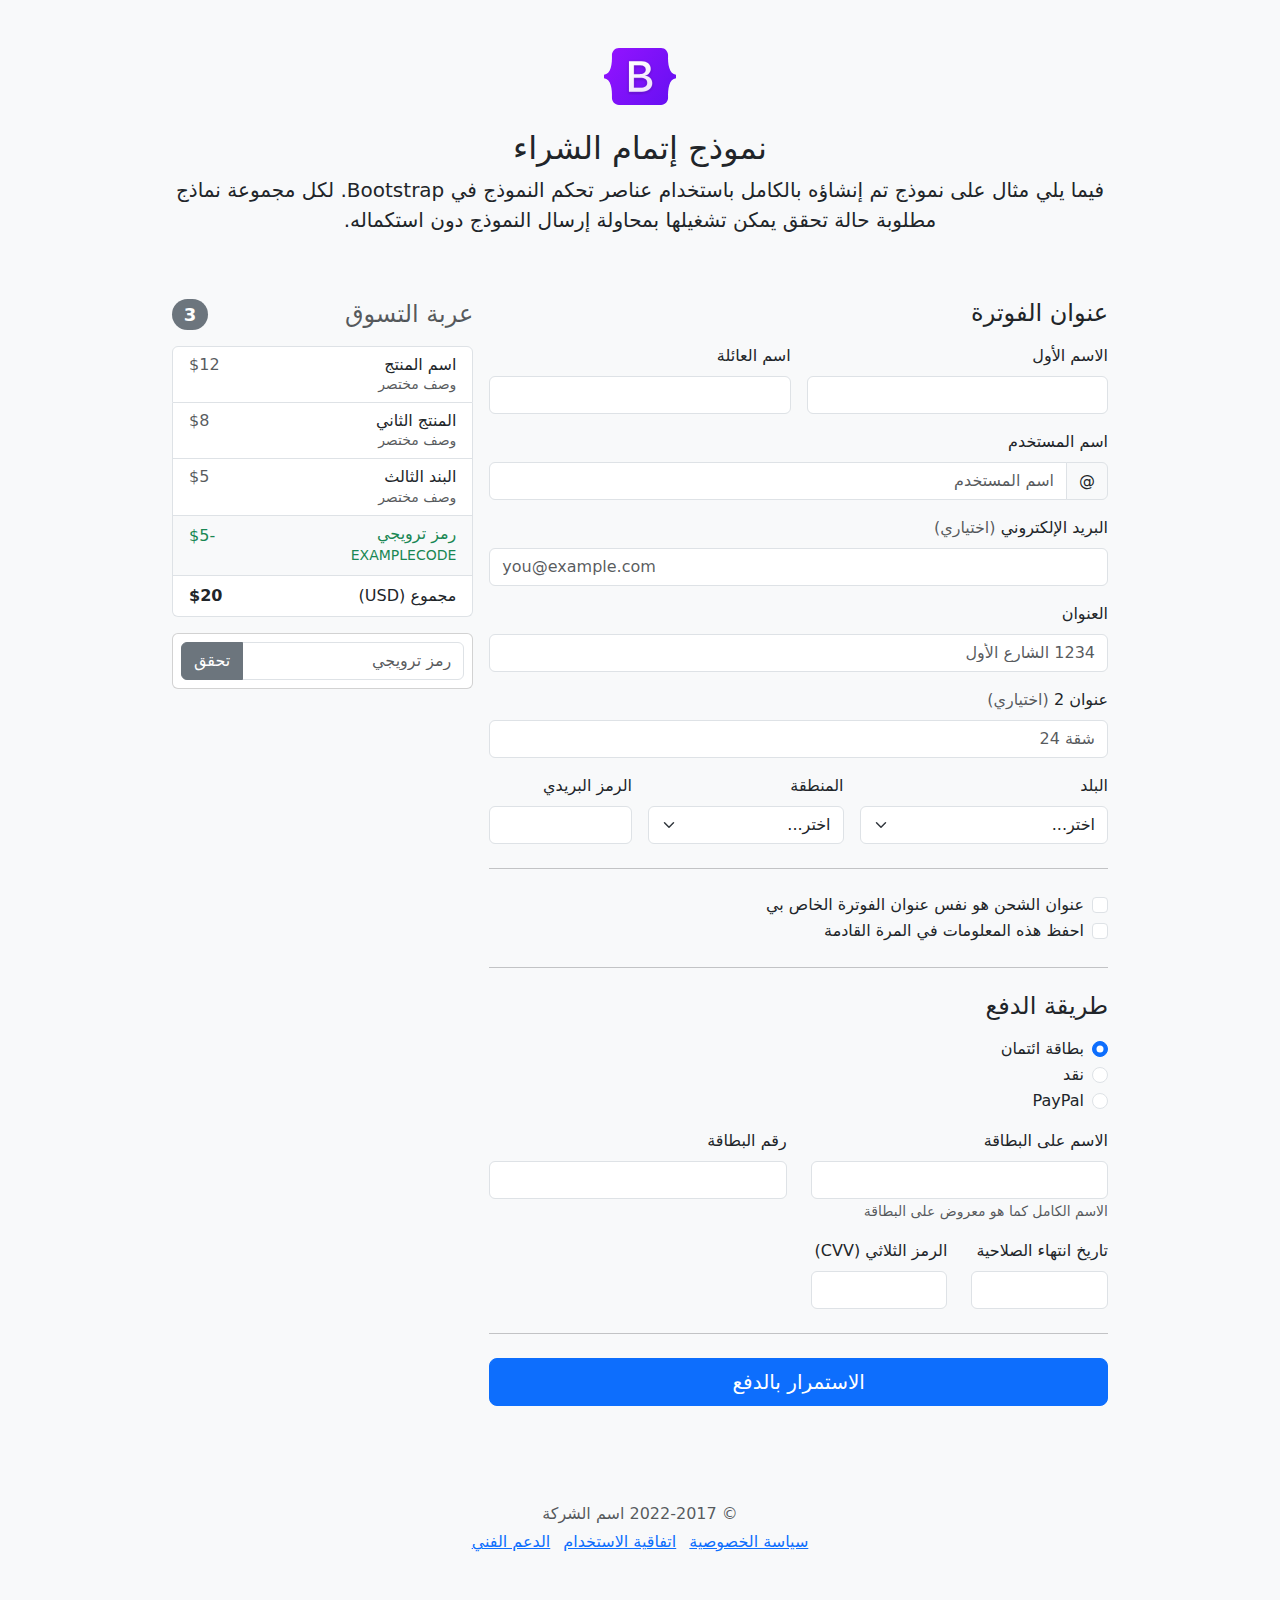
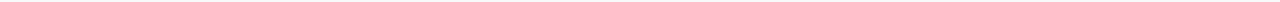
<file: bootstrap-5.3.0-alpha1-examples/checkout-rtl/index.html>
<!doctype html>
<html lang="ar" dir="rtl">
  <head>
    <meta charset="utf-8">
    <meta name="viewport" content="width=device-width, initial-scale=1">
    <meta name="description" content="">
    <meta name="author" content="Mark Otto, Jacob Thornton, and Bootstrap contributors">
    <meta name="generator" content="Hugo 0.108.0">
    <title>مثال إتمام الشراء · Bootstrap v5.3</title>

    <link rel="canonical" href="https://getbootstrap.com/docs/5.3/examples/checkout-rtl/">

    

    

<link href="../assets/dist/css/bootstrap.rtl.min.css" rel="stylesheet">

    <style>
      .bd-placeholder-img {
        font-size: 1.125rem;
        text-anchor: middle;
        -webkit-user-select: none;
        -moz-user-select: none;
        user-select: none;
      }

      @media (min-width: 768px) {
        .bd-placeholder-img-lg {
          font-size: 3.5rem;
        }
      }

      .b-example-divider {
        height: 3rem;
        background-color: rgba(0, 0, 0, .1);
        border: solid rgba(0, 0, 0, .15);
        border-width: 1px 0;
        box-shadow: inset 0 .5em 1.5em rgba(0, 0, 0, .1), inset 0 .125em .5em rgba(0, 0, 0, .15);
      }

      .b-example-vr {
        flex-shrink: 0;
        width: 1.5rem;
        height: 100vh;
      }

      .bi {
        vertical-align: -.125em;
        fill: currentColor;
      }

      .nav-scroller {
        position: relative;
        z-index: 2;
        height: 2.75rem;
        overflow-y: hidden;
      }

      .nav-scroller .nav {
        display: flex;
        flex-wrap: nowrap;
        padding-bottom: 1rem;
        margin-top: -1px;
        overflow-x: auto;
        text-align: center;
        white-space: nowrap;
        -webkit-overflow-scrolling: touch;
      }
    </style>

    
    <!-- Custom styles for this template -->
    <link href="../checkout/checkout.css" rel="stylesheet">
  </head>
  <body class="bg-light">
    
<div class="container">
  <main>
    <div class="py-5 text-center">
      <img class="d-block mx-auto mb-4" src="../assets/brand/bootstrap-logo.svg" alt="" width="72" height="57">
      <h2>نموذج إتمام الشراء</h2>
      <p class="lead">فيما يلي مثال على نموذج تم إنشاؤه بالكامل باستخدام عناصر تحكم النموذج في Bootstrap. لكل مجموعة نماذج مطلوبة حالة تحقق يمكن تشغيلها بمحاولة إرسال النموذج دون استكماله.</p>
    </div>

    <div class="row g-3">
      <div class="col-md-5 col-lg-4 order-md-last">
        <h4 class="d-flex justify-content-between align-items-center mb-3">
          <span class="text-muted">عربة التسوق</span>
          <span class="badge bg-secondary rounded-pill">3</span>
        </h4>
        <ul class="list-group mb-3">
          <li class="list-group-item d-flex justify-content-between lh-sm">
            <div>
              <h6 class="my-0">اسم المنتج</h6>
              <small class="text-muted">وصف مختصر</small>
            </div>
            <span class="text-muted">$12</span>
          </li>
          <li class="list-group-item d-flex justify-content-between lh-sm">
            <div>
              <h6 class="my-0">المنتج الثاني</h6>
              <small class="text-muted">وصف مختصر</small>
            </div>
            <span class="text-muted">$8</span>
          </li>
          <li class="list-group-item d-flex justify-content-between lh-sm">
            <div>
              <h6 class="my-0">البند الثالث</h6>
              <small class="text-muted">وصف مختصر</small>
            </div>
            <span class="text-muted">$5</span>
          </li>
          <li class="list-group-item d-flex justify-content-between bg-light">
            <div class="text-success">
              <h6 class="my-0">رمز ترويجي</h6>
              <small>EXAMPLECODE</small>
            </div>
            <span class="text-success">-$5</span>
          </li>
          <li class="list-group-item d-flex justify-content-between">
            <span>مجموع (USD)</span>
            <strong>$20</strong>
          </li>
        </ul>

        <form class="card p-2">
          <div class="input-group">
            <input type="text" class="form-control" placeholder="رمز ترويجي">
            <button type="submit" class="btn btn-secondary">تحقق</button>
          </div>
        </form>
      </div>
      <div class="col-md-7 col-lg-8">
        <h4 class="mb-3">عنوان الفوترة</h4>
        <form class="needs-validation" novalidate>
          <div class="row g-3">
            <div class="col-sm-6">
              <label for="firstName" class="form-label">الاسم الأول</label>
              <input type="text" class="form-control" id="firstName" placeholder="" value="" required>
              <div class="invalid-feedback">
                يرجى إدخال اسم أول صحيح.
              </div>
            </div>

            <div class="col-sm-6">
              <label for="lastName" class="form-label">اسم العائلة</label>
              <input type="text" class="form-control" id="lastName" placeholder="" value="" required>
              <div class="invalid-feedback">
                يرجى إدخال اسم عائلة صحيح.
              </div>
            </div>

            <div class="col-12">
              <label for="username" class="form-label">اسم المستخدم</label>
              <div class="input-group has-validation">
                <span class="input-group-text">@</span>
                <input type="text" class="form-control" id="username" placeholder="اسم المستخدم" required>
              <div class="invalid-feedback">
                اسم المستخدم الخاص بك مطلوب.
                </div>
              </div>
            </div>

            <div class="col-12">
              <label for="email" class="form-label">البريد الإلكتروني <span class="text-muted">(اختياري)</span></label>
              <input type="email" class="form-control" id="email" placeholder="you@example.com">
              <div class="invalid-feedback">
                يرجى إدخال عنوان بريد إلكتروني صحيح لتصلكم تحديثات الشحن.
              </div>
            </div>

            <div class="col-12">
              <label for="address" class="form-label">العنوان</label>
              <input type="text" class="form-control" id="address" placeholder="1234 الشارع الأول" required>
              <div class="invalid-feedback">
                يرجى إدخال عنوان الشحن الخاص بك.
              </div>
            </div>

            <div class="col-12">
              <label for="address2" class="form-label">عنوان 2 <span class="text-muted">(اختياري)</span></label>
              <input type="text" class="form-control" id="address2" placeholder="شقة 24">
            </div>

            <div class="col-md-5">
              <label for="country" class="form-label">البلد</label>
              <select class="form-select" id="country" required>
                <option value="">اختر...</option>
                <option>الولايات المتحدة الأمريكية</option>
              </select>
              <div class="invalid-feedback">
                يرجى اختيار بلد صحيح.
              </div>
            </div>

            <div class="col-md-4">
              <label for="state" class="form-label">المنطقة</label>
              <select class="form-select" id="state" required>
                <option value="">اختر...</option>
                <option>كاليفورنيا</option>
              </select>
              <div class="invalid-feedback">
                يرجى اختيار اسم منطقة صحيح.
              </div>
            </div>

            <div class="col-md-3">
              <label for="zip" class="form-label">الرمز البريدي</label>
              <input type="text" class="form-control" id="zip" placeholder="" required>
              <div class="invalid-feedback">
                الرمز البريدي مطلوب.
              </div>
            </div>
          </div>

          <hr class="my-4">

          <div class="form-check">
            <input type="checkbox" class="form-check-input" id="same-address">
            <label class="form-check-label" for="same-address">عنوان الشحن هو نفس عنوان الفوترة الخاص بي</label>
          </div>

          <div class="form-check">
            <input type="checkbox" class="form-check-input" id="save-info">
            <label class="form-check-label" for="save-info">احفظ هذه المعلومات في المرة القادمة</label>
          </div>

          <hr class="my-4">

          <h4 class="mb-3">طريقة الدفع</h4>

          <div class="my-3">
            <div class="form-check">
              <input id="credit" name="paymentMethod" type="radio" class="form-check-input" checked required>
              <label class="form-check-label" for="credit">بطاقة ائتمان</label>
            </div>
            <div class="form-check">
              <input id="cash" name="paymentMethod" type="radio" class="form-check-input" required>
              <label class="form-check-label" for="cash">نقد</label>
            </div>
            <div class="form-check">
              <input id="paypal" name="paymentMethod" type="radio" class="form-check-input" required>
              <label class="form-check-label" for="paypal">PayPal</label>
            </div>
          </div>

          <div class="row gy-3">
            <div class="col-md-6">
              <label for="cc-name" class="form-label">الاسم على البطاقة</label>
              <input type="text" class="form-control" id="cc-name" placeholder="" required>
              <small class="text-muted">الاسم الكامل كما هو معروض على البطاقة</small>
              <div class="invalid-feedback">
                الاسم على البطاقة مطلوب
              </div>
            </div>

            <div class="col-md-6">
              <label for="cc-number" class="form-label">رقم البطاقة</label>
              <input type="text" class="form-control" id="cc-number" placeholder="" required>
              <div class="invalid-feedback">
                رقم بطاقة الائتمان مطلوب
              </div>
            </div>

            <div class="col-md-3">
              <label for="cc-expiration" class="form-label">تاريخ انتهاء الصلاحية</label>
              <input type="text" class="form-control" id="cc-expiration" placeholder="" required>
              <div class="invalid-feedback">
                تاريخ انتهاء الصلاحية مطلوب
              </div>
            </div>

            <div class="col-md-3">
              <label for="cc-cvv" class="form-label">الرمز الثلاثي (CVV)</label>
              <input type="text" class="form-control" id="cc-cvv" placeholder="" required>
              <div class="invalid-feedback">
                رمز الحماية مطلوب
              </div>
            </div>
          </div>

          <hr class="my-4">

          <button class="w-100 btn btn-primary btn-lg" type="submit">الاستمرار بالدفع</button>
        </form>
      </div>
    </div>
  </main>
  <footer class="my-5 pt-5 text-muted text-center text-small">
    <p class="mb-1">&copy; 2022-2017 اسم الشركة</p>
    <ul class="list-inline">
      <li class="list-inline-item"><a href="#">سياسة الخصوصية</a></li>
      <li class="list-inline-item"><a href="#">اتفاقية الاستخدام</a></li>
      <li class="list-inline-item"><a href="#">الدعم الفني</a></li>
    </ul>
  </footer>
</div>


    <script src="../assets/dist/js/bootstrap.bundle.min.js"></script>

      <script src="../checkout/checkout.js"></script>
  </body>
</html>
</file>
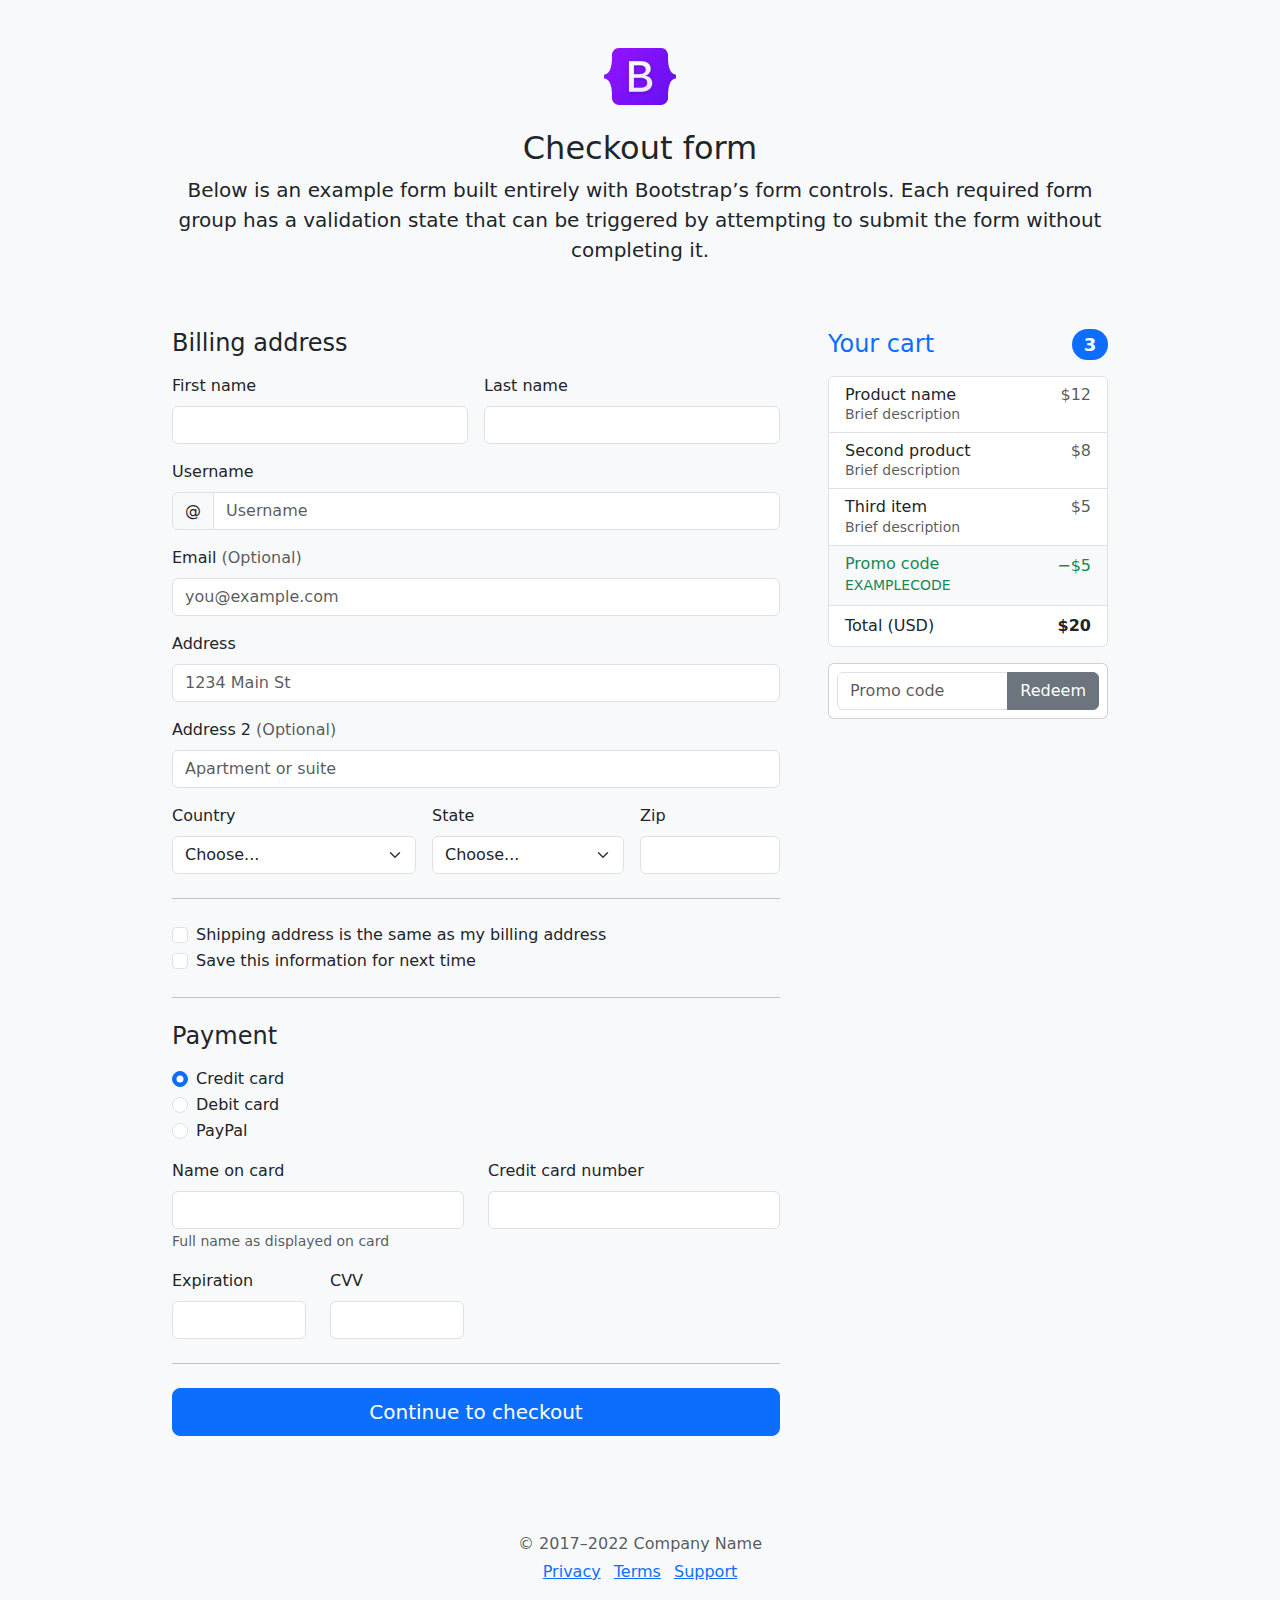
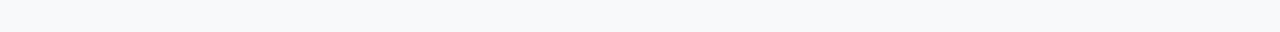
<file: bootstrap-5.3.0-alpha1-examples/checkout/index.html>
<!doctype html>
<html lang="en">
  <head>
    <meta charset="utf-8">
    <meta name="viewport" content="width=device-width, initial-scale=1">
    <meta name="description" content="">
    <meta name="author" content="Mark Otto, Jacob Thornton, and Bootstrap contributors">
    <meta name="generator" content="Hugo 0.108.0">
    <title>Checkout example · Bootstrap v5.3</title>

    <link rel="canonical" href="https://getbootstrap.com/docs/5.3/examples/checkout/">

    

    

<link href="../assets/dist/css/bootstrap.min.css" rel="stylesheet">

    <style>
      .bd-placeholder-img {
        font-size: 1.125rem;
        text-anchor: middle;
        -webkit-user-select: none;
        -moz-user-select: none;
        user-select: none;
      }

      @media (min-width: 768px) {
        .bd-placeholder-img-lg {
          font-size: 3.5rem;
        }
      }

      .b-example-divider {
        height: 3rem;
        background-color: rgba(0, 0, 0, .1);
        border: solid rgba(0, 0, 0, .15);
        border-width: 1px 0;
        box-shadow: inset 0 .5em 1.5em rgba(0, 0, 0, .1), inset 0 .125em .5em rgba(0, 0, 0, .15);
      }

      .b-example-vr {
        flex-shrink: 0;
        width: 1.5rem;
        height: 100vh;
      }

      .bi {
        vertical-align: -.125em;
        fill: currentColor;
      }

      .nav-scroller {
        position: relative;
        z-index: 2;
        height: 2.75rem;
        overflow-y: hidden;
      }

      .nav-scroller .nav {
        display: flex;
        flex-wrap: nowrap;
        padding-bottom: 1rem;
        margin-top: -1px;
        overflow-x: auto;
        text-align: center;
        white-space: nowrap;
        -webkit-overflow-scrolling: touch;
      }
    </style>

    
    <!-- Custom styles for this template -->
    <link href="checkout.css" rel="stylesheet">
  </head>
  <body class="bg-light">
    
<div class="container">
  <main>
    <div class="py-5 text-center">
      <img class="d-block mx-auto mb-4" src="../assets/brand/bootstrap-logo.svg" alt="" width="72" height="57">
      <h2>Checkout form</h2>
      <p class="lead">Below is an example form built entirely with Bootstrap’s form controls. Each required form group has a validation state that can be triggered by attempting to submit the form without completing it.</p>
    </div>

    <div class="row g-5">
      <div class="col-md-5 col-lg-4 order-md-last">
        <h4 class="d-flex justify-content-between align-items-center mb-3">
          <span class="text-primary">Your cart</span>
          <span class="badge bg-primary rounded-pill">3</span>
        </h4>
        <ul class="list-group mb-3">
          <li class="list-group-item d-flex justify-content-between lh-sm">
            <div>
              <h6 class="my-0">Product name</h6>
              <small class="text-muted">Brief description</small>
            </div>
            <span class="text-muted">$12</span>
          </li>
          <li class="list-group-item d-flex justify-content-between lh-sm">
            <div>
              <h6 class="my-0">Second product</h6>
              <small class="text-muted">Brief description</small>
            </div>
            <span class="text-muted">$8</span>
          </li>
          <li class="list-group-item d-flex justify-content-between lh-sm">
            <div>
              <h6 class="my-0">Third item</h6>
              <small class="text-muted">Brief description</small>
            </div>
            <span class="text-muted">$5</span>
          </li>
          <li class="list-group-item d-flex justify-content-between bg-light">
            <div class="text-success">
              <h6 class="my-0">Promo code</h6>
              <small>EXAMPLECODE</small>
            </div>
            <span class="text-success">−$5</span>
          </li>
          <li class="list-group-item d-flex justify-content-between">
            <span>Total (USD)</span>
            <strong>$20</strong>
          </li>
        </ul>

        <form class="card p-2">
          <div class="input-group">
            <input type="text" class="form-control" placeholder="Promo code">
            <button type="submit" class="btn btn-secondary">Redeem</button>
          </div>
        </form>
      </div>
      <div class="col-md-7 col-lg-8">
        <h4 class="mb-3">Billing address</h4>
        <form class="needs-validation" novalidate>
          <div class="row g-3">
            <div class="col-sm-6">
              <label for="firstName" class="form-label">First name</label>
              <input type="text" class="form-control" id="firstName" placeholder="" value="" required>
              <div class="invalid-feedback">
                Valid first name is required.
              </div>
            </div>

            <div class="col-sm-6">
              <label for="lastName" class="form-label">Last name</label>
              <input type="text" class="form-control" id="lastName" placeholder="" value="" required>
              <div class="invalid-feedback">
                Valid last name is required.
              </div>
            </div>

            <div class="col-12">
              <label for="username" class="form-label">Username</label>
              <div class="input-group has-validation">
                <span class="input-group-text">@</span>
                <input type="text" class="form-control" id="username" placeholder="Username" required>
              <div class="invalid-feedback">
                  Your username is required.
                </div>
              </div>
            </div>

            <div class="col-12">
              <label for="email" class="form-label">Email <span class="text-muted">(Optional)</span></label>
              <input type="email" class="form-control" id="email" placeholder="you@example.com">
              <div class="invalid-feedback">
                Please enter a valid email address for shipping updates.
              </div>
            </div>

            <div class="col-12">
              <label for="address" class="form-label">Address</label>
              <input type="text" class="form-control" id="address" placeholder="1234 Main St" required>
              <div class="invalid-feedback">
                Please enter your shipping address.
              </div>
            </div>

            <div class="col-12">
              <label for="address2" class="form-label">Address 2 <span class="text-muted">(Optional)</span></label>
              <input type="text" class="form-control" id="address2" placeholder="Apartment or suite">
            </div>

            <div class="col-md-5">
              <label for="country" class="form-label">Country</label>
              <select class="form-select" id="country" required>
                <option value="">Choose...</option>
                <option>United States</option>
              </select>
              <div class="invalid-feedback">
                Please select a valid country.
              </div>
            </div>

            <div class="col-md-4">
              <label for="state" class="form-label">State</label>
              <select class="form-select" id="state" required>
                <option value="">Choose...</option>
                <option>California</option>
              </select>
              <div class="invalid-feedback">
                Please provide a valid state.
              </div>
            </div>

            <div class="col-md-3">
              <label for="zip" class="form-label">Zip</label>
              <input type="text" class="form-control" id="zip" placeholder="" required>
              <div class="invalid-feedback">
                Zip code required.
              </div>
            </div>
          </div>

          <hr class="my-4">

          <div class="form-check">
            <input type="checkbox" class="form-check-input" id="same-address">
            <label class="form-check-label" for="same-address">Shipping address is the same as my billing address</label>
          </div>

          <div class="form-check">
            <input type="checkbox" class="form-check-input" id="save-info">
            <label class="form-check-label" for="save-info">Save this information for next time</label>
          </div>

          <hr class="my-4">

          <h4 class="mb-3">Payment</h4>

          <div class="my-3">
            <div class="form-check">
              <input id="credit" name="paymentMethod" type="radio" class="form-check-input" checked required>
              <label class="form-check-label" for="credit">Credit card</label>
            </div>
            <div class="form-check">
              <input id="debit" name="paymentMethod" type="radio" class="form-check-input" required>
              <label class="form-check-label" for="debit">Debit card</label>
            </div>
            <div class="form-check">
              <input id="paypal" name="paymentMethod" type="radio" class="form-check-input" required>
              <label class="form-check-label" for="paypal">PayPal</label>
            </div>
          </div>

          <div class="row gy-3">
            <div class="col-md-6">
              <label for="cc-name" class="form-label">Name on card</label>
              <input type="text" class="form-control" id="cc-name" placeholder="" required>
              <small class="text-muted">Full name as displayed on card</small>
              <div class="invalid-feedback">
                Name on card is required
              </div>
            </div>

            <div class="col-md-6">
              <label for="cc-number" class="form-label">Credit card number</label>
              <input type="text" class="form-control" id="cc-number" placeholder="" required>
              <div class="invalid-feedback">
                Credit card number is required
              </div>
            </div>

            <div class="col-md-3">
              <label for="cc-expiration" class="form-label">Expiration</label>
              <input type="text" class="form-control" id="cc-expiration" placeholder="" required>
              <div class="invalid-feedback">
                Expiration date required
              </div>
            </div>

            <div class="col-md-3">
              <label for="cc-cvv" class="form-label">CVV</label>
              <input type="text" class="form-control" id="cc-cvv" placeholder="" required>
              <div class="invalid-feedback">
                Security code required
              </div>
            </div>
          </div>

          <hr class="my-4">

          <button class="w-100 btn btn-primary btn-lg" type="submit">Continue to checkout</button>
        </form>
      </div>
    </div>
  </main>

  <footer class="my-5 pt-5 text-muted text-center text-small">
    <p class="mb-1">&copy; 2017–2022 Company Name</p>
    <ul class="list-inline">
      <li class="list-inline-item"><a href="#">Privacy</a></li>
      <li class="list-inline-item"><a href="#">Terms</a></li>
      <li class="list-inline-item"><a href="#">Support</a></li>
    </ul>
  </footer>
</div>


    <script src="../assets/dist/js/bootstrap.bundle.min.js"></script>

      <script src="checkout.js"></script>
  </body>
</html>
</file>
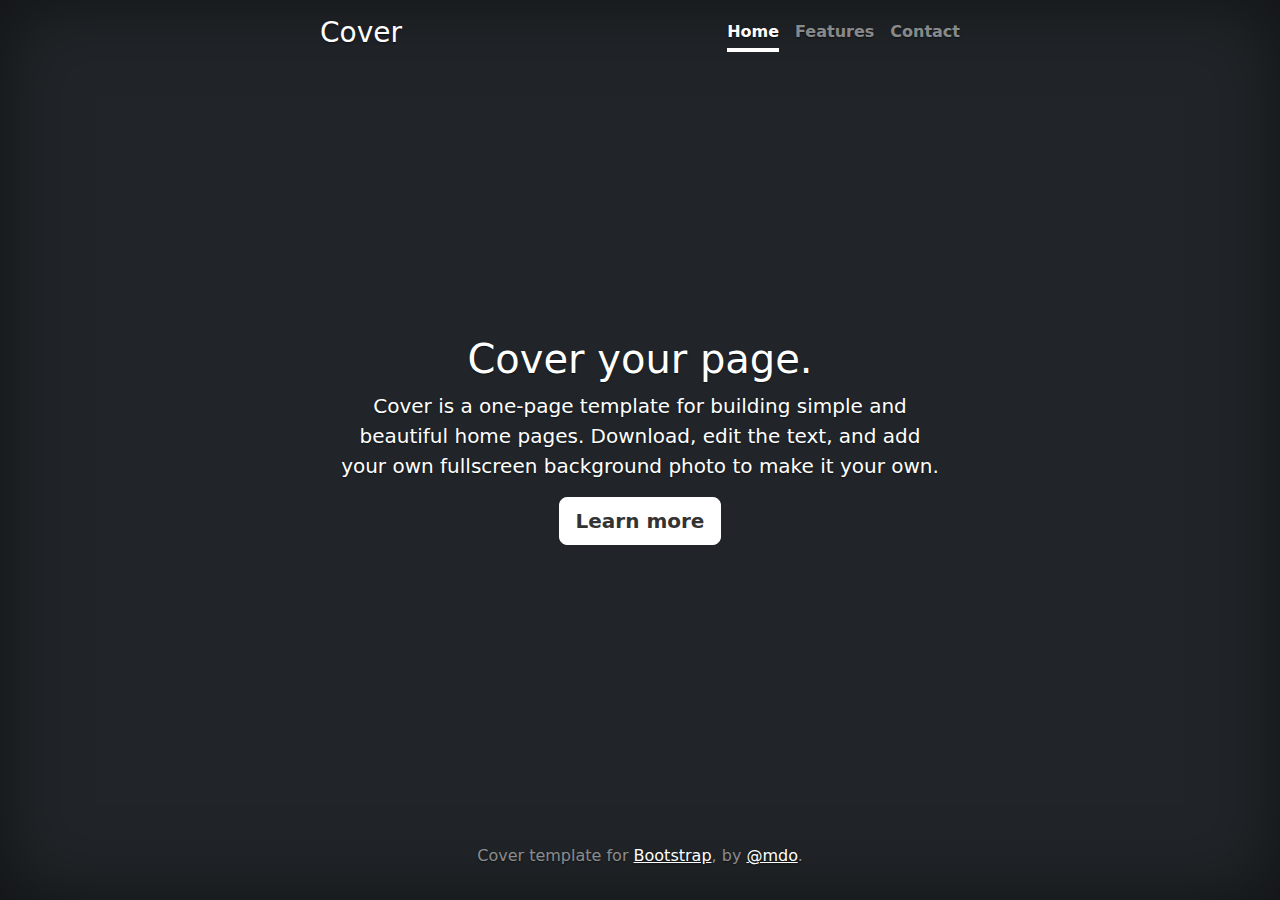
<file: bootstrap-5.3.0-alpha1-examples/cover/index.html>
<!doctype html>
<html lang="en" class="h-100">
  <head>
    <meta charset="utf-8">
    <meta name="viewport" content="width=device-width, initial-scale=1">
    <meta name="description" content="">
    <meta name="author" content="Mark Otto, Jacob Thornton, and Bootstrap contributors">
    <meta name="generator" content="Hugo 0.108.0">
    <title>Cover Template · Bootstrap v5.3</title>

    <link rel="canonical" href="https://getbootstrap.com/docs/5.3/examples/cover/">

    

    

<link href="../assets/dist/css/bootstrap.min.css" rel="stylesheet">

    <style>
      .bd-placeholder-img {
        font-size: 1.125rem;
        text-anchor: middle;
        -webkit-user-select: none;
        -moz-user-select: none;
        user-select: none;
      }

      @media (min-width: 768px) {
        .bd-placeholder-img-lg {
          font-size: 3.5rem;
        }
      }

      .b-example-divider {
        height: 3rem;
        background-color: rgba(0, 0, 0, .1);
        border: solid rgba(0, 0, 0, .15);
        border-width: 1px 0;
        box-shadow: inset 0 .5em 1.5em rgba(0, 0, 0, .1), inset 0 .125em .5em rgba(0, 0, 0, .15);
      }

      .b-example-vr {
        flex-shrink: 0;
        width: 1.5rem;
        height: 100vh;
      }

      .bi {
        vertical-align: -.125em;
        fill: currentColor;
      }

      .nav-scroller {
        position: relative;
        z-index: 2;
        height: 2.75rem;
        overflow-y: hidden;
      }

      .nav-scroller .nav {
        display: flex;
        flex-wrap: nowrap;
        padding-bottom: 1rem;
        margin-top: -1px;
        overflow-x: auto;
        text-align: center;
        white-space: nowrap;
        -webkit-overflow-scrolling: touch;
      }
    </style>

    
    <!-- Custom styles for this template -->
    <link href="cover.css" rel="stylesheet">
  </head>
  <body class="d-flex h-100 text-center text-bg-dark">
    
<div class="cover-container d-flex w-100 h-100 p-3 mx-auto flex-column">
  <header class="mb-auto">
    <div>
      <h3 class="float-md-start mb-0">Cover</h3>
      <nav class="nav nav-masthead justify-content-center float-md-end">
        <a class="nav-link fw-bold py-1 px-0 active" aria-current="page" href="#">Home</a>
        <a class="nav-link fw-bold py-1 px-0" href="#">Features</a>
        <a class="nav-link fw-bold py-1 px-0" href="#">Contact</a>
      </nav>
    </div>
  </header>

  <main class="px-3">
    <h1>Cover your page.</h1>
    <p class="lead">Cover is a one-page template for building simple and beautiful home pages. Download, edit the text, and add your own fullscreen background photo to make it your own.</p>
    <p class="lead">
      <a href="#" class="btn btn-lg btn-light fw-bold border-white bg-white">Learn more</a>
    </p>
  </main>

  <footer class="mt-auto text-white-50">
    <p>Cover template for <a href="https://getbootstrap.com/" class="text-white">Bootstrap</a>, by <a href="https://twitter.com/mdo" class="text-white">@mdo</a>.</p>
  </footer>
</div>


    
  </body>
</html>
</file>
<file: bootstrap-5.3.0-alpha1-examples/blog/blog.rtl.css>
/* stylelint-disable selector-list-comma-newline-after */

.blog-header {
  border-bottom: 1px solid #e5e5e5;
}

.blog-header-logo {
  font-family: Amiri, Georgia, "Times New Roman", serif;
  font-size: 2.25rem;
}

.blog-header-logo:hover {
  text-decoration: none;
}

h1, h2, h3, h4, h5, h6 {
  font-family: Amiri, Georgia, "Times New Roman", serif;
}

.display-4 {
  font-size: 2.5rem;
}
@media (min-width: 768px) {
  .display-4 {
    font-size: 3rem;
  }
}

.flex-auto {
  flex: 0 0 auto;
}

.h-250 { height: 250px; }
@media (min-width: 768px) {
  .h-md-250 { height: 250px; }
}

/* Pagination */
.blog-pagination {
  margin-bottom: 4rem;
}

/*
 * Blog posts
 */
.blog-post {
  margin-bottom: 4rem;
}
.blog-post-title {
  font-size: 2.5rem;
}
.blog-post-meta {
  margin-bottom: 1.25rem;
  color: #727272;
}

/*
 * Footer
 */
.blog-footer {
  padding: 2.5rem 0;
  color: #727272;
  text-align: center;
  background-color: #f9f9f9;
  border-top: .05rem solid #e5e5e5;
}
.blog-footer p:last-child {
  margin-bottom: 0;
}
</file>
<file: bootstrap-5.3.0-alpha1-examples/blog/blog.css>
/* stylelint-disable selector-list-comma-newline-after */

.blog-header {
  border-bottom: 1px solid #e5e5e5;
}

.blog-header-logo {
  font-family: "Playfair Display", Georgia, "Times New Roman", serif/*rtl:Amiri, Georgia, "Times New Roman", serif*/;
  font-size: 2.25rem;
}

.blog-header-logo:hover {
  text-decoration: none;
}

h1, h2, h3, h4, h5, h6 {
  font-family: "Playfair Display", Georgia, "Times New Roman", serif/*rtl:Amiri, Georgia, "Times New Roman", serif*/;
}

.display-4 {
  font-size: 2.5rem;
}
@media (min-width: 768px) {
  .display-4 {
    font-size: 3rem;
  }
}

.flex-auto {
  flex: 0 0 auto;
}

.h-250 { height: 250px; }
@media (min-width: 768px) {
  .h-md-250 { height: 250px; }
}

/* Pagination */
.blog-pagination {
  margin-bottom: 4rem;
}

/*
 * Blog posts
 */
.blog-post {
  margin-bottom: 4rem;
}
.blog-post-title {
  font-size: 2.5rem;
}
.blog-post-meta {
  margin-bottom: 1.25rem;
  color: #727272;
}

/*
 * Footer
 */
.blog-footer {
  padding: 2.5rem 0;
  color: #727272;
  text-align: center;
  background-color: #f9f9f9;
  border-top: .05rem solid #e5e5e5;
}
.blog-footer p:last-child {
  margin-bottom: 0;
}
</file>
<file: bootstrap-5.3.0-alpha1-examples/carousel/carousel.rtl.css>
/* GLOBAL STYLES
-------------------------------------------------- */
/* Padding below the footer and lighter body text */

body {
  padding-top: 3rem;
  padding-bottom: 3rem;
  color: #5a5a5a;
}


/* CUSTOMIZE THE CAROUSEL
-------------------------------------------------- */

/* Carousel base class */
.carousel {
  margin-bottom: 4rem;
}
/* Since positioning the image, we need to help out the caption */
.carousel-caption {
  bottom: 3rem;
  z-index: 10;
}

/* Declare heights because of positioning of img element */
.carousel-item {
  height: 32rem;
}


/* MARKETING CONTENT
-------------------------------------------------- */

/* Center align the text within the three columns below the carousel */
.marketing .col-lg-4 {
  margin-bottom: 1.5rem;
  text-align: center;
}
.marketing .col-lg-4 p {
  margin-right: .75rem;
  margin-left: .75rem;
}


/* Featurettes
------------------------- */

.featurette-divider {
  margin: 5rem 0; /* Space out the Bootstrap <hr> more */
}

/* Thin out the marketing headings */

/* RESPONSIVE CSS
-------------------------------------------------- */

@media (min-width: 40em) {
  /* Bump up size of carousel content */
  .carousel-caption p {
    margin-bottom: 1.25rem;
    font-size: 1.25rem;
    line-height: 1.4;
  }

  .featurette-heading {
    font-size: 50px;
  }
}

@media (min-width: 62em) {
  .featurette-heading {
    margin-top: 7rem;
  }
}
</file>
<file: bootstrap-5.3.0-alpha1-examples/carousel/carousel.css>
/* GLOBAL STYLES
-------------------------------------------------- */
/* Padding below the footer and lighter body text */

body {
  padding-top: 3rem;
  padding-bottom: 3rem;
  color: #5a5a5a;
}


/* CUSTOMIZE THE CAROUSEL
-------------------------------------------------- */

/* Carousel base class */
.carousel {
  margin-bottom: 4rem;
}
/* Since positioning the image, we need to help out the caption */
.carousel-caption {
  bottom: 3rem;
  z-index: 10;
}

/* Declare heights because of positioning of img element */
.carousel-item {
  height: 32rem;
}


/* MARKETING CONTENT
-------------------------------------------------- */

/* Center align the text within the three columns below the carousel */
.marketing .col-lg-4 {
  margin-bottom: 1.5rem;
  text-align: center;
}
/* rtl:begin:ignore */
.marketing .col-lg-4 p {
  margin-right: .75rem;
  margin-left: .75rem;
}
/* rtl:end:ignore */


/* Featurettes
------------------------- */

.featurette-divider {
  margin: 5rem 0; /* Space out the Bootstrap <hr> more */
}

/* Thin out the marketing headings */
/* rtl:begin:remove */
.featurette-heading {
  letter-spacing: -.05rem;
}

/* rtl:end:remove */

/* RESPONSIVE CSS
-------------------------------------------------- */

@media (min-width: 40em) {
  /* Bump up size of carousel content */
  .carousel-caption p {
    margin-bottom: 1.25rem;
    font-size: 1.25rem;
    line-height: 1.4;
  }

  .featurette-heading {
    font-size: 50px;
  }
}

@media (min-width: 62em) {
  .featurette-heading {
    margin-top: 7rem;
  }
}
</file>
<file: bootstrap-5.3.0-alpha1-examples/checkout/checkout.css>
.container {
  max-width: 960px;
}
</file>
<file: bootstrap-5.3.0-alpha1-examples/cover/cover.css>
/*
 * Globals
 */


/* Custom default button */
.btn-light,
.btn-light:hover,
.btn-light:focus {
  color: #333;
  text-shadow: none; /* Prevent inheritance from `body` */
}


/*
 * Base structure
 */

body {
  text-shadow: 0 .05rem .1rem rgba(0, 0, 0, .5);
  box-shadow: inset 0 0 5rem rgba(0, 0, 0, .5);
}

.cover-container {
  max-width: 42em;
}


/*
 * Header
 */

.nav-masthead .nav-link {
  color: rgba(255, 255, 255, .5);
  border-bottom: .25rem solid transparent;
}

.nav-masthead .nav-link:hover,
.nav-masthead .nav-link:focus {
  border-bottom-color: rgba(255, 255, 255, .25);
}

.nav-masthead .nav-link + .nav-link {
  margin-left: 1rem;
}

.nav-masthead .active {
  color: #fff;
  border-bottom-color: #fff;
}
</file>
<file: bootstrap-5.3.0-alpha1-examples/cheatsheet/cheatsheet.rtl.css>
body {
  scroll-behavior: smooth;
}

/**
 * Bootstrap "Journal code" icon
 * @link https://icons.getbootstrap.com/icons/journal-code/
 */
.bd-heading a::before {
  display: inline-block;
  width: 1em;
  height: 1em;
  margin-left: .25rem;
  content: "";
  background-image: url("data:image/svg+xml,%3Csvg xmlns='http://www.w3.org/2000/svg' fill='%25230d6efd' viewBox='0 0 16 16'%3E%3Cpath d='M4 1h8a2 2 0 0 1 2 2v10a2 2 0 0 1-2 2H4a2 2 0 0 1-2-2h1a1 1 0 0 0 1 1h8a1 1 0 0 0 1-1V3a1 1 0 0 0-1-1H4a1 1 0 0 0-1 1H2a2 2 0 0 1 2-2z'/%3E%3Cpath d='M2 5v-.5a.5.5 0 0 1 1 0V5h.5a.5.5 0 0 1 0 1h-2a.5.5 0 0 1 0-1H2zm0 3v-.5a.5.5 0 0 1 1 0V8h.5a.5.5 0 0 1 0 1h-2a.5.5 0 0 1 0-1H2zm0 3v-.5a.5.5 0 0 1 1 0v.5h.5a.5.5 0 0 1 0 1h-2a.5.5 0 0 1 0-1H2z'/%3E%3Cpath fill-rule='evenodd' d='M8.646 5.646a.5.5 0 0 1 .708 0l2 2a.5.5 0 0 1 0 .708l-2 2a.5.5 0 0 1-.708-.708L10.293 8 8.646 6.354a.5.5 0 0 1 0-.708zm-1.292 0a.5.5 0 0 0-.708 0l-2 2a.5.5 0 0 0 0 .708l2 2a.5.5 0 0 0 .708-.708L5.707 8l1.647-1.646a.5.5 0 0 0 0-.708z'/%3E%3C/svg%3E");
  background-size: 1em;
}

/* stylelint-disable-next-line selector-max-universal */
.bd-heading + div > * + * {
  margin-top: 3rem;
}

/* Table of contents */
.bd-aside a {
  padding: .1875rem .5rem;
  margin-top: .125rem;
  margin-right: .3125rem;
  color: rgba(0, 0, 0, .65);
}

.bd-aside a:hover,
.bd-aside a:focus {
  color: rgba(0, 0, 0, .85);
  background-color: rgba(121, 82, 179, .1);
}

.bd-aside .active {
  font-weight: 600;
  color: rgba(0, 0, 0, .85);
}

.bd-aside .btn {
  padding: .25rem .5rem;
  font-weight: 600;
  color: rgba(0, 0, 0, .65);
}

.bd-aside .btn:hover,
.bd-aside .btn:focus {
  color: rgba(0, 0, 0, .85);
  background-color: rgba(121, 82, 179, .1);
}

.bd-aside .btn:focus {
  box-shadow: 0 0 0 1px rgba(121, 82, 179, .7);
}

.bd-aside .btn::before {
  width: 1.25em;
  line-height: 0;
  content: url("data:image/svg+xml,%3csvg xmlns='http://www.w3.org/2000/svg' width='16' height='16' viewBox='0 0 16 16'%3e%3cpath fill='none' stroke='rgba%280,0,0,.5%29' stroke-linecap='round' stroke-linejoin='round' stroke-width='2' d='M5 14l6-6-6-6'/%3e%3c/svg%3e");
  transition: transform .35s ease;
  transform: rotate(180deg) translateX(-2px);
  transform-origin: .5em 50%;
}

.bd-aside .btn[aria-expanded="true"]::before {
  transform: rotate(90deg);
}


/* Examples */
.scrollspy-example {
  height: 200px;
}

[id="modal"] .bd-example .btn,
[id="buttons"] .bd-example .btn,
[id="tooltips"] .bd-example .btn,
[id="popovers"] .bd-example .btn,
[id="dropdowns"] .bd-example .btn-group,
[id="dropdowns"] .bd-example .dropdown,
[id="dropdowns"] .bd-example .dropup,
[id="dropdowns"] .bd-example .dropend,
[id="dropdowns"] .bd-example .dropstart {
  margin: 0 0 1rem 1rem;
}

/* Layout */
@media (min-width: 1200px) {
  body {
    display: grid;
    grid-template-rows: auto;
    grid-template-columns: 1fr 4fr 1fr;
    gap: 1rem;
  }

  .bd-header {
    position: fixed;
    top: 0;
    right: 0;
    left: 0;
    z-index: 1030;
    grid-column: 1 / span 3;
  }

  .bd-aside,
  .bd-cheatsheet {
    padding-top: 4rem;
  }

  /**
   * 1. Too bad only Firefox supports subgrids ATM
   */
  .bd-cheatsheet,
  .bd-cheatsheet section,
  .bd-cheatsheet article {
    display: inherit; /* 1 */
    grid-template-rows: auto;
    grid-template-columns: 1fr 4fr;
    grid-column: 1 / span 2;
    gap: inherit; /* 1 */
  }

  .bd-aside {
    grid-area: 1 / 3;
    scroll-margin-top: 4rem;
  }

  .bd-cheatsheet section,
  .bd-cheatsheet section > h2 {
    top: 2rem;
    scroll-margin-top: 2rem;
  }

  .bd-cheatsheet section > h2::before {
    position: absolute;
    top: 0;
    right: 0;
    bottom: -2rem;
    left: 0;
    z-index: -1;
    content: "";
    background-image: linear-gradient(to bottom, rgba(255, 255, 255, 1) calc(100% - 3rem), rgba(255, 255, 255, .01));
  }

  .bd-cheatsheet article,
  .bd-cheatsheet .bd-heading {
    top: 8rem;
    scroll-margin-top: 8rem;
  }

  .bd-cheatsheet .bd-heading {
    z-index: 1;
  }
}
</file>
<file: bootstrap-5.3.0-alpha1-examples/cheatsheet/cheatsheet.css>
body {
  scroll-behavior: smooth;
}

/**
 * Bootstrap "Journal code" icon
 * @link https://icons.getbootstrap.com/icons/journal-code/
 */
.bd-heading a::before {
  display: inline-block;
  width: 1em;
  height: 1em;
  margin-right: .25rem;
  content: "";
  background-image: url("data:image/svg+xml,%3Csvg xmlns='http://www.w3.org/2000/svg' fill='%25230d6efd' viewBox='0 0 16 16'%3E%3Cpath d='M4 1h8a2 2 0 0 1 2 2v10a2 2 0 0 1-2 2H4a2 2 0 0 1-2-2h1a1 1 0 0 0 1 1h8a1 1 0 0 0 1-1V3a1 1 0 0 0-1-1H4a1 1 0 0 0-1 1H2a2 2 0 0 1 2-2z'/%3E%3Cpath d='M2 5v-.5a.5.5 0 0 1 1 0V5h.5a.5.5 0 0 1 0 1h-2a.5.5 0 0 1 0-1H2zm0 3v-.5a.5.5 0 0 1 1 0V8h.5a.5.5 0 0 1 0 1h-2a.5.5 0 0 1 0-1H2zm0 3v-.5a.5.5 0 0 1 1 0v.5h.5a.5.5 0 0 1 0 1h-2a.5.5 0 0 1 0-1H2z'/%3E%3Cpath fill-rule='evenodd' d='M8.646 5.646a.5.5 0 0 1 .708 0l2 2a.5.5 0 0 1 0 .708l-2 2a.5.5 0 0 1-.708-.708L10.293 8 8.646 6.354a.5.5 0 0 1 0-.708zm-1.292 0a.5.5 0 0 0-.708 0l-2 2a.5.5 0 0 0 0 .708l2 2a.5.5 0 0 0 .708-.708L5.707 8l1.647-1.646a.5.5 0 0 0 0-.708z'/%3E%3C/svg%3E");
  background-size: 1em;
}

/* stylelint-disable-next-line selector-max-universal */
.bd-heading + div > * + * {
  margin-top: 3rem;
}

/* Table of contents */
.bd-aside a {
  padding: .1875rem .5rem;
  margin-top: .125rem;
  margin-left: .3125rem;
  color: rgba(0, 0, 0, .65);
}

.bd-aside a:hover,
.bd-aside a:focus {
  color: rgba(0, 0, 0, .85);
  background-color: rgba(121, 82, 179, .1);
}

.bd-aside .active {
  font-weight: 600;
  color: rgba(0, 0, 0, .85);
}

.bd-aside .btn {
  padding: .25rem .5rem;
  font-weight: 600;
  color: rgba(0, 0, 0, .65);
}

.bd-aside .btn:hover,
.bd-aside .btn:focus {
  color: rgba(0, 0, 0, .85);
  background-color: rgba(121, 82, 179, .1);
}

.bd-aside .btn:focus {
  box-shadow: 0 0 0 1px rgba(121, 82, 179, .7);
}

.bd-aside .btn::before {
  width: 1.25em;
  line-height: 0;
  content: url("data:image/svg+xml,%3csvg xmlns='http://www.w3.org/2000/svg' width='16' height='16' viewBox='0 0 16 16'%3e%3cpath fill='none' stroke='rgba%280,0,0,.5%29' stroke-linecap='round' stroke-linejoin='round' stroke-width='2' d='M5 14l6-6-6-6'/%3e%3c/svg%3e");
  transition: transform .35s ease;

  /* rtl:raw:
  transform: rotate(180deg) translateX(-2px);
  */
  transform-origin: .5em 50%;
}

.bd-aside .btn[aria-expanded="true"]::before {
  transform: rotate(90deg)/* rtl:ignore */;
}


/* Examples */
.scrollspy-example {
  height: 200px;
}

[id="modal"] .bd-example .btn,
[id="buttons"] .bd-example .btn,
[id="tooltips"] .bd-example .btn,
[id="popovers"] .bd-example .btn,
[id="dropdowns"] .bd-example .btn-group,
[id="dropdowns"] .bd-example .dropdown,
[id="dropdowns"] .bd-example .dropup,
[id="dropdowns"] .bd-example .dropend,
[id="dropdowns"] .bd-example .dropstart {
  margin: 0 1rem 1rem 0;
}

/* Layout */
@media (min-width: 1200px) {
  body {
    display: grid;
    grid-template-rows: auto;
    grid-template-columns: 1fr 4fr 1fr;
    gap: 1rem;
  }

  .bd-header {
    position: fixed;
    top: 0;
    /* rtl:begin:ignore */
    right: 0;
    left: 0;
    /* rtl:end:ignore */
    z-index: 1030;
    grid-column: 1 / span 3;
  }

  .bd-aside,
  .bd-cheatsheet {
    padding-top: 4rem;
  }

  /**
   * 1. Too bad only Firefox supports subgrids ATM
   */
  .bd-cheatsheet,
  .bd-cheatsheet section,
  .bd-cheatsheet article {
    display: inherit; /* 1 */
    grid-template-rows: auto;
    grid-template-columns: 1fr 4fr;
    grid-column: 1 / span 2;
    gap: inherit; /* 1 */
  }

  .bd-aside {
    grid-area: 1 / 3;
    scroll-margin-top: 4rem;
  }

  .bd-cheatsheet section,
  .bd-cheatsheet section > h2 {
    top: 2rem;
    scroll-margin-top: 2rem;
  }

  .bd-cheatsheet section > h2::before {
    position: absolute;
    /* rtl:begin:ignore */
    top: 0;
    right: 0;
    bottom: -2rem;
    left: 0;
    /* rtl:end:ignore */
    z-index: -1;
    content: "";
    background-image: linear-gradient(to bottom, rgba(255, 255, 255, 1) calc(100% - 3rem), rgba(255, 255, 255, .01));
  }

  .bd-cheatsheet article,
  .bd-cheatsheet .bd-heading {
    top: 8rem;
    scroll-margin-top: 8rem;
  }

  .bd-cheatsheet .bd-heading {
    z-index: 1;
  }
}
</file>
